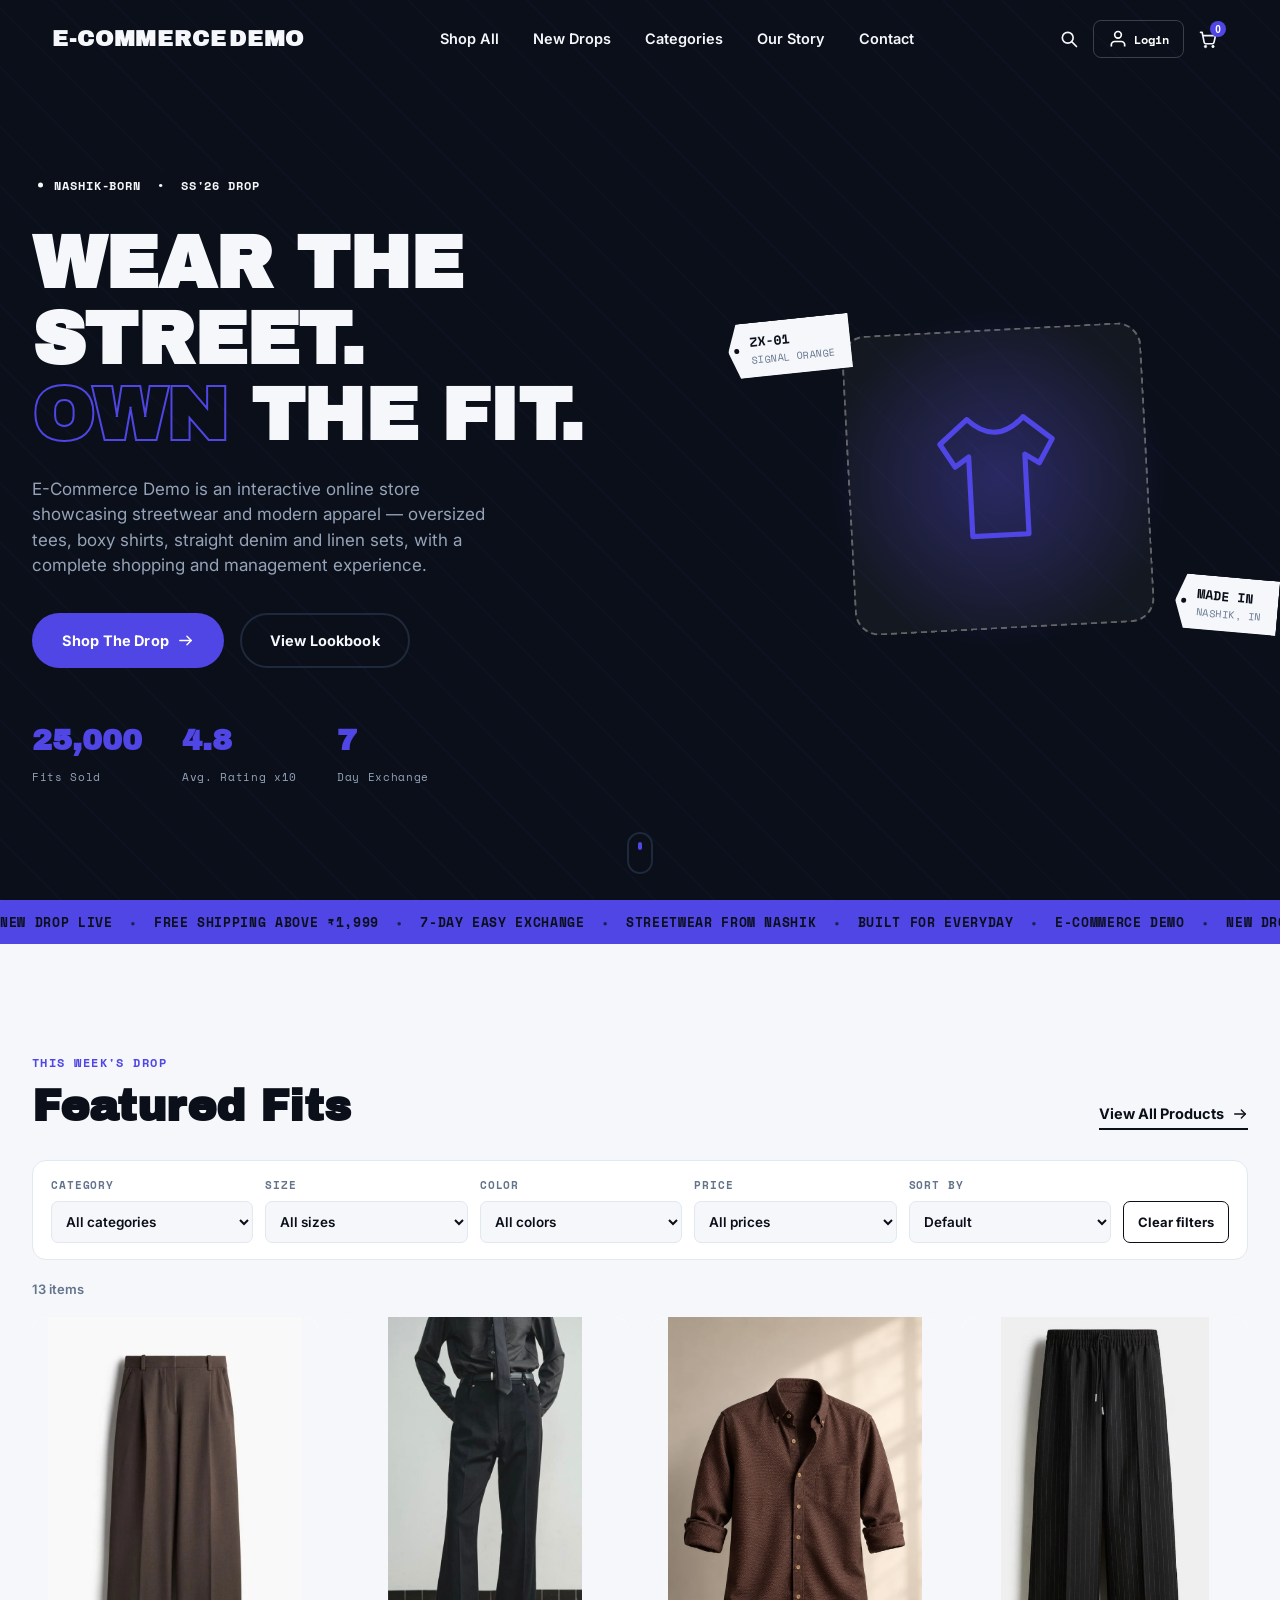
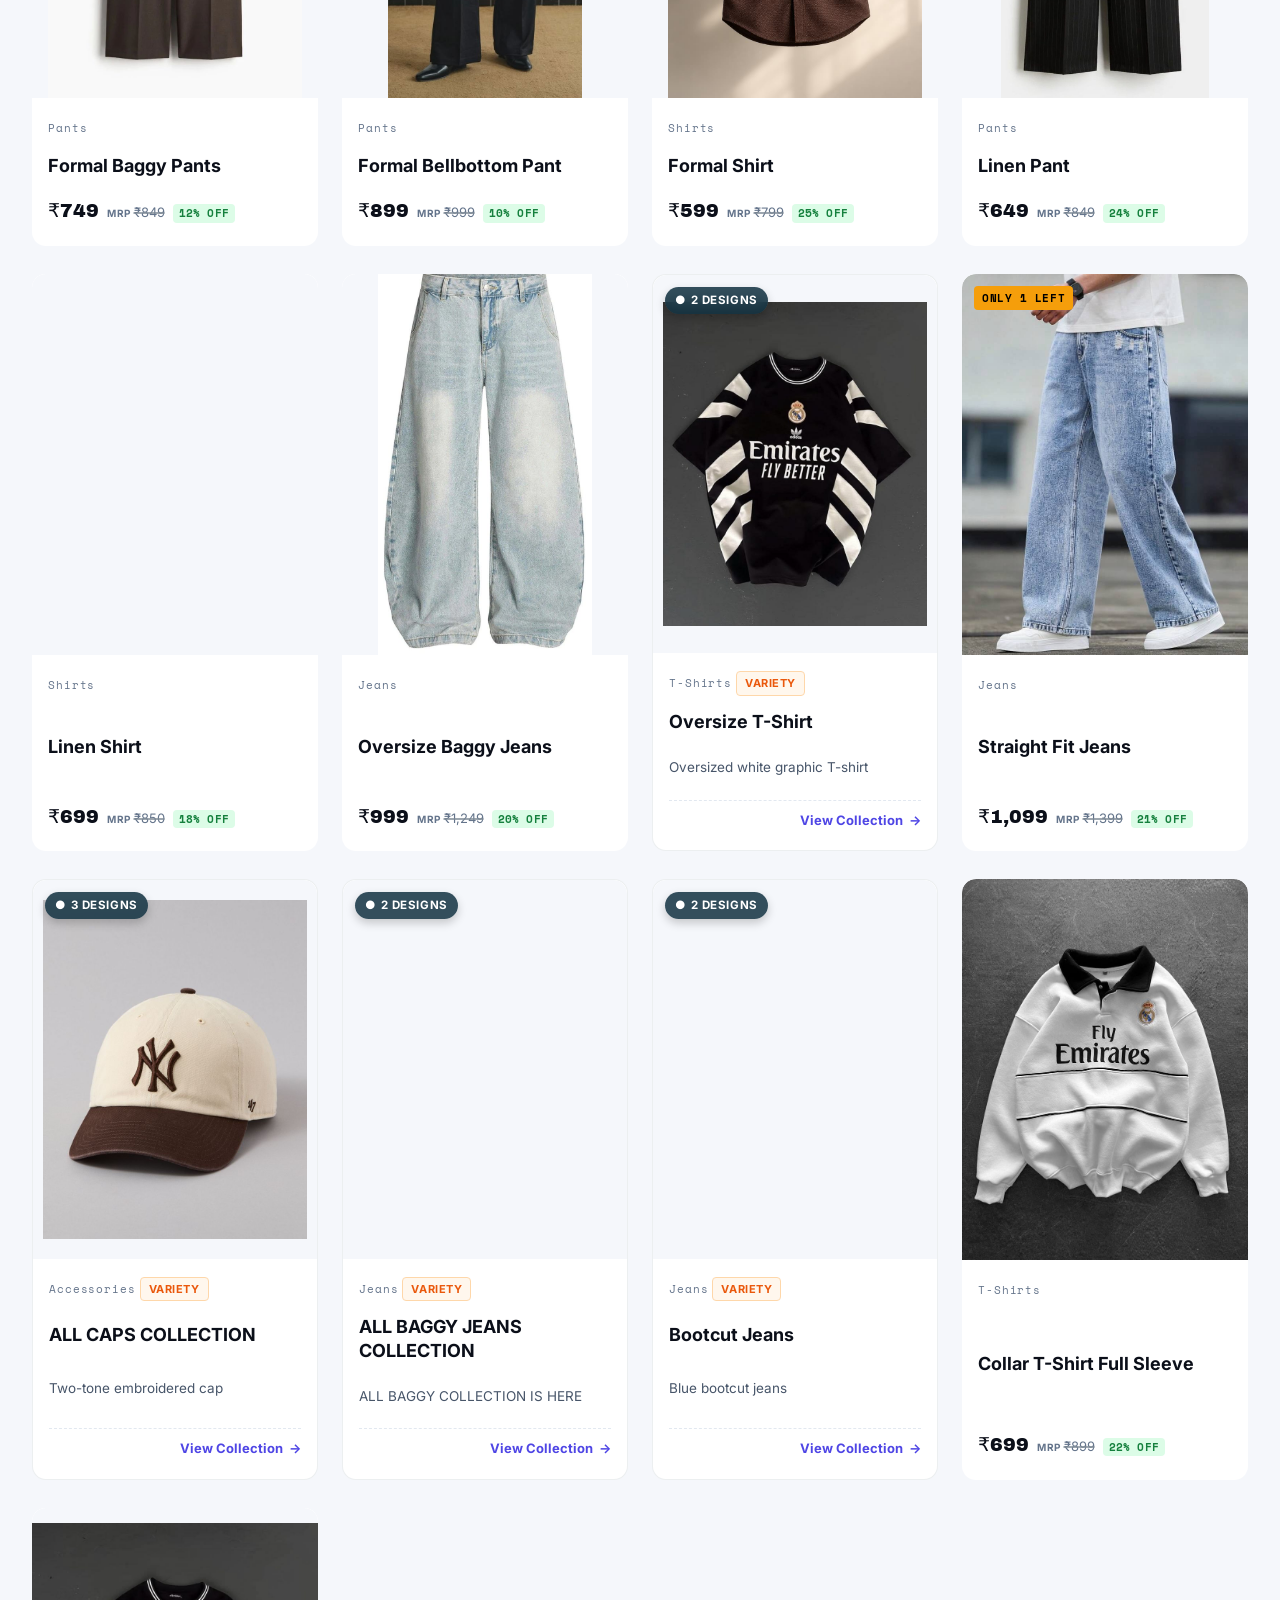
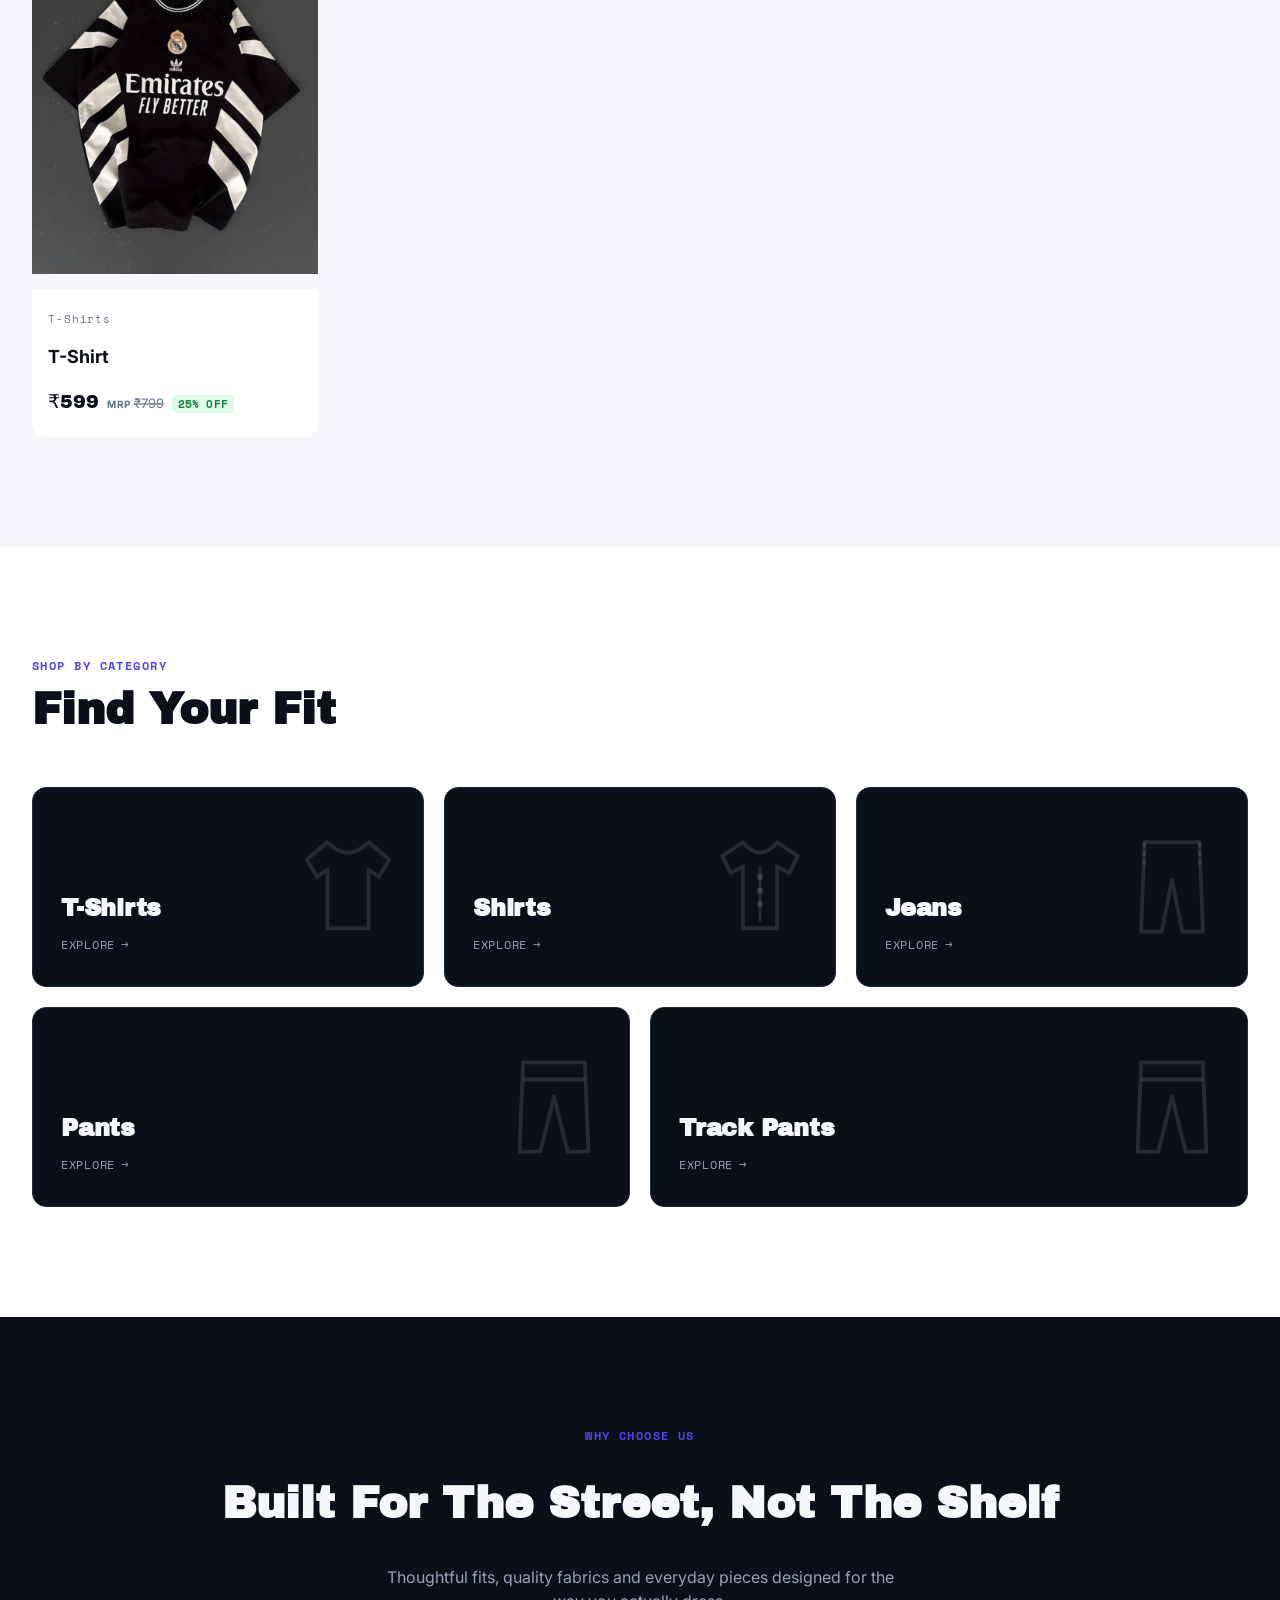
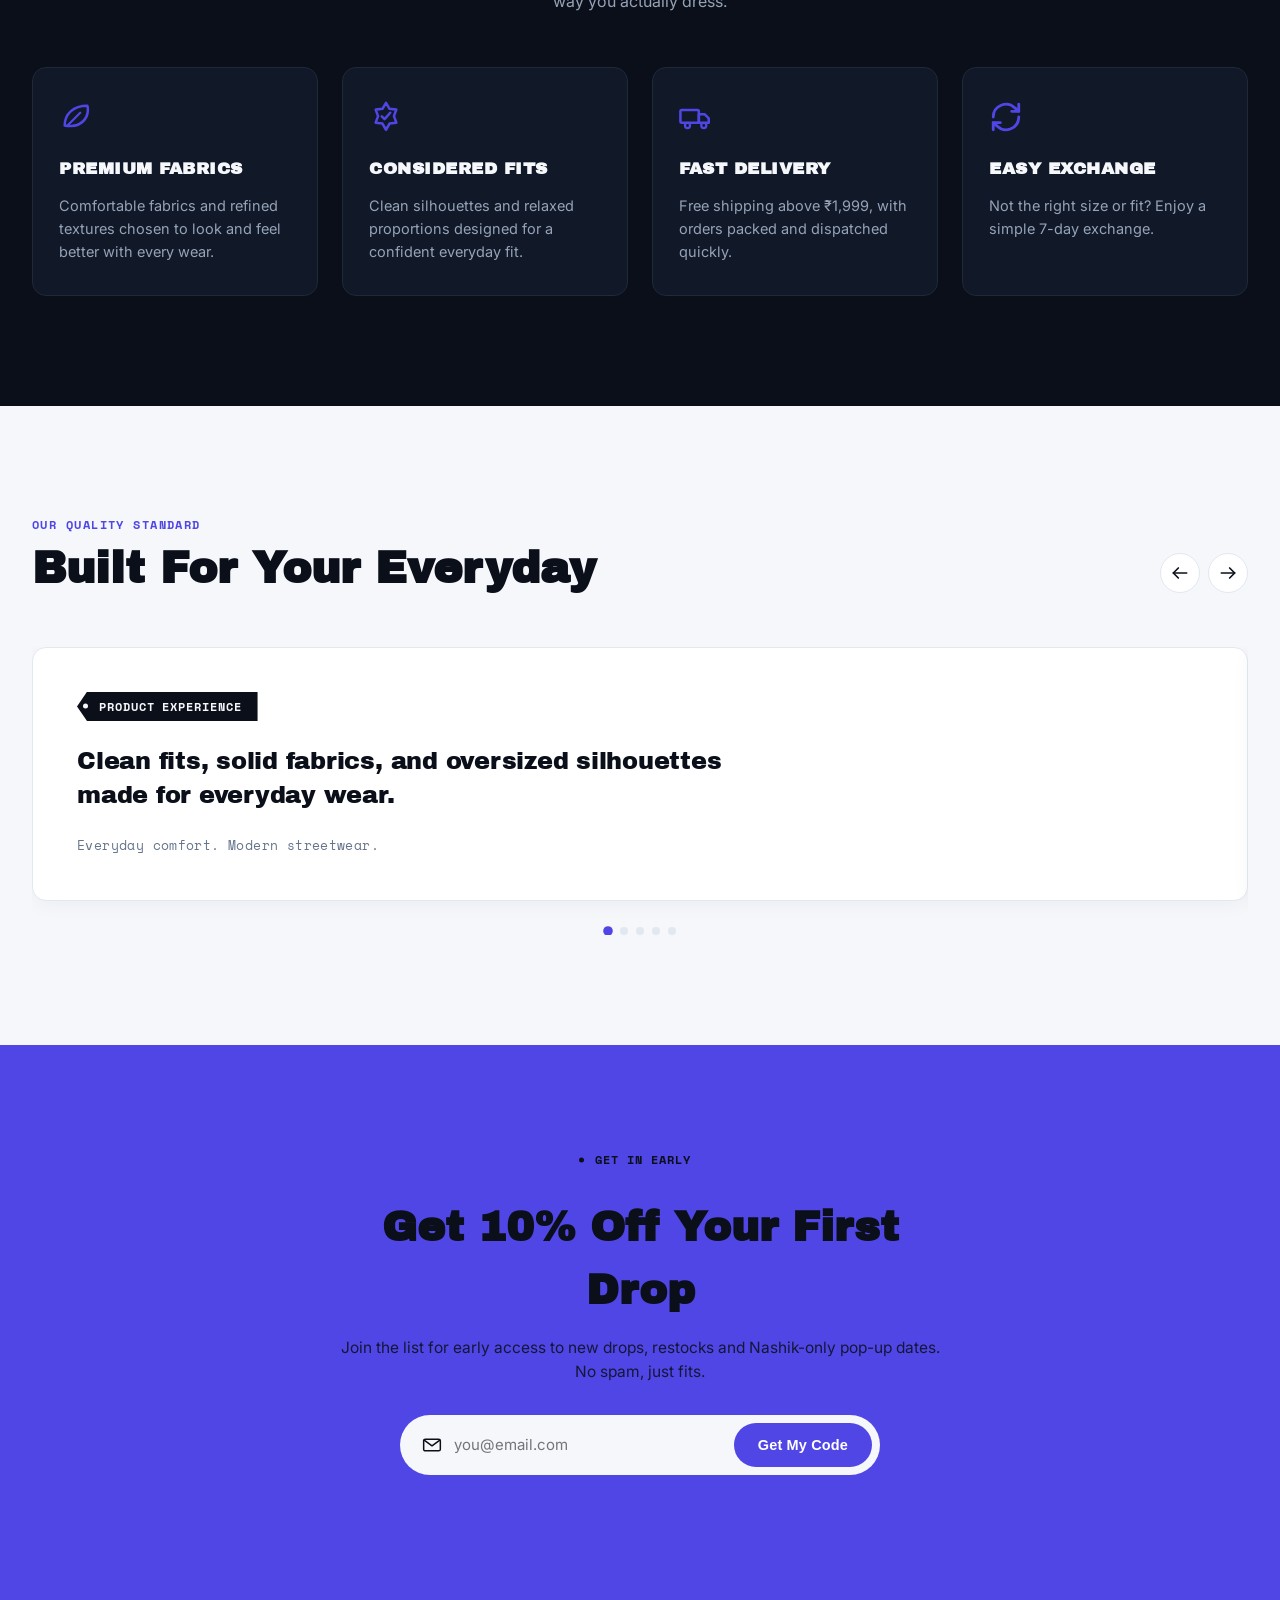
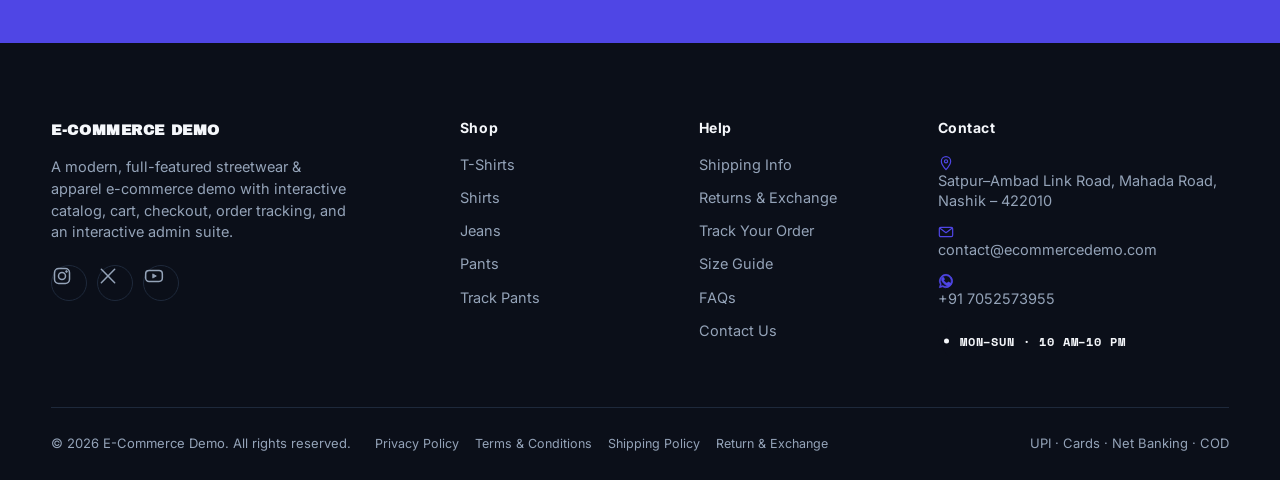
<file: index.html>
<!DOCTYPE html>
<html lang="en">

<head>
  <meta charset="UTF-8">
  <meta name="viewport" content="width=device-width, initial-scale=1.0">
  <title>E-Commerce Demo — Modern Apparel &amp; Fashion Store</title>
  <meta name="description"
    content="E-Commerce Demo is a full-featured modern online store demo featuring shirts, linen sets, jeans, pants and tees with seamless cart, checkout, and admin suite.">
  <link rel="preconnect" href="https://fonts.googleapis.com">
  <link rel="preconnect" href="https://fonts.gstatic.com" crossorigin>
  <link
    href="https://fonts.googleapis.com/css2?family=Anton&family=Archivo+Black&family=Barlow+Condensed:wght@400;600;700&family=Bebas+Neue&family=Bungee&family=Comfortaa:wght@400;700&family=DM+Sans:wght@400;500;700&family=Electrolize&family=Inter:wght@400;500;600;700;800&family=Lora:ital,wght@0,400;0,600;1,400&family=Montserrat+Subrayada:wght@400;700&family=Orbitron:wght@400;700;900&family=Oswald:wght@400;600;700&family=Pacifico&family=Permanent+Marker&family=Playfair+Display:wght@400;700;900&family=Rajdhani:wght@500;600;700&family=Red+Hat+Mono:wght@400;700&family=Space+Grotesk:wght@400;600;700&family=Space+Mono:wght@400;700&family=Spectral:wght@400;600;700&family=Yanone+Kaffeesatz:wght@400;600;700&display=swap"
    rel="stylesheet">
  <link rel="stylesheet" href="style.css">
  <link rel="icon" type="image/png" href="images/logo.png">
</head>

<body>

  <!-- ============ ICON SPRITE ============ -->
  <svg style="display:none">
    <symbol id="icon-tshirt" viewBox="0 0 64 64">
      <path d="M20 6 L8 16 L14 26 L20 22 V56 H44 V22 L50 26 L56 16 L44 6 Q38 12 32 12 Q26 12 20 6 Z" fill="none"
        stroke="currentColor" stroke-width="2.2" stroke-linejoin="round" />
    </symbol>
    <symbol id="icon-pants" viewBox="0 0 64 64">
      <path d="M14 6 H50 L52 58 H40 L32 26 L24 58 H12 Z" fill="none" stroke="currentColor" stroke-width="2.2"
        stroke-linejoin="round" />
      <line x1="14" y1="16" x2="50" y2="16" stroke="currentColor" stroke-width="2.2" />
    </symbol>
    <symbol id="icon-shirt" viewBox="0 0 64 64">
      <path d="M22 6 L10 14 L15 24 L22 20 V56 H42 V20 L49 24 L54 14 L42 6 Q37 12 32 12 Q27 12 22 6 Z" fill="none"
        stroke="currentColor" stroke-width="2.2" stroke-linejoin="round" />
      <line x1="32" y1="20" x2="32" y2="52" stroke="currentColor" stroke-width="1.6" />
      <circle cx="32" cy="26" r="1.4" fill="currentColor" />
      <circle cx="32" cy="34" r="1.4" fill="currentColor" />
      <circle cx="32" cy="42" r="1.4" fill="currentColor" />
    </symbol>
    <symbol id="icon-jeans" viewBox="0 0 64 64">
      <path d="M16 6 H48 L50 58 H38 L32 28 L26 58 H14 Z" fill="none" stroke="currentColor" stroke-width="2.2"
        stroke-linejoin="round" />
      <path d="M16 6 V20 M48 6 V20" stroke="currentColor" stroke-width="1.4" stroke-dasharray="3 2" />
    </symbol>
    <symbol id="icon-coord" viewBox="0 0 64 64">
      <path d="M18 6 L8 14 L13 22 L18 18 V36 H30 V18 L35 22 L40 14 L30 6 Q26 10 24 10 Q22 10 18 6 Z" fill="none"
        stroke="currentColor" stroke-width="2" stroke-linejoin="round" />
      <path d="M34 36 H50 L52 58 H42 L38 44 L34 58 H26 L30 36 Z" fill="none" stroke="currentColor" stroke-width="2"
        stroke-linejoin="round" />
    </symbol>
    <symbol id="icon-star" viewBox="0 0 24 24">
      <path d="M12 2.5 L14.9 8.6 21.5 9.5 16.8 14 18 20.6 12 17.4 6 20.6 7.2 14 2.5 9.5 9.1 8.6 Z"
        fill="currentColor" />
    </symbol>
    <symbol id="icon-search" viewBox="0 0 24 24">
      <circle cx="10.5" cy="10.5" r="6.5" fill="none" stroke="currentColor" stroke-width="2" />
      <line x1="15.5" y1="15.5" x2="21" y2="21" stroke="currentColor" stroke-width="2" stroke-linecap="round" />
    </symbol>
    <symbol id="icon-cart" viewBox="0 0 24 24">
      <path d="M3 4h2l2.4 12.1a2 2 0 0 0 2 1.6h7.8a2 2 0 0 0 2-1.6L21 8H6" fill="none" stroke="currentColor"
        stroke-width="2" stroke-linecap="round" stroke-linejoin="round" />
      <circle cx="9" cy="21" r="1.4" fill="currentColor" />
      <circle cx="18" cy="21" r="1.4" fill="currentColor" />
    </symbol>
    <symbol id="icon-menu" viewBox="0 0 24 24">
      <line x1="3" y1="6" x2="21" y2="6" stroke="currentColor" stroke-width="2" stroke-linecap="round" />
      <line x1="3" y1="12" x2="21" y2="12" stroke="currentColor" stroke-width="2" stroke-linecap="round" />
      <line x1="3" y1="18" x2="21" y2="18" stroke="currentColor" stroke-width="2" stroke-linecap="round" />
    </symbol>
    <symbol id="icon-close" viewBox="0 0 24 24">
      <line x1="5" y1="5" x2="19" y2="19" stroke="currentColor" stroke-width="2" stroke-linecap="round" />
      <line x1="19" y1="5" x2="5" y2="19" stroke="currentColor" stroke-width="2" stroke-linecap="round" />
    </symbol>
    <symbol id="icon-arrow" viewBox="0 0 24 24">
      <line x1="4" y1="12" x2="20" y2="12" stroke="currentColor" stroke-width="2" stroke-linecap="round" />
      <path d="M14 6 L20 12 L14 18" fill="none" stroke="currentColor" stroke-width="2" stroke-linecap="round"
        stroke-linejoin="round" />
    </symbol>
    <symbol id="icon-truck" viewBox="0 0 24 24">
      <rect x="1" y="7" width="13" height="9" rx="1" fill="none" stroke="currentColor" stroke-width="1.8" />
      <path d="M14 10h4l3 3v3h-7z" fill="none" stroke="currentColor" stroke-width="1.8" stroke-linejoin="round" />
      <circle cx="6" cy="18" r="1.8" fill="none" stroke="currentColor" stroke-width="1.6" />
      <circle cx="17.5" cy="18" r="1.8" fill="none" stroke="currentColor" stroke-width="1.6" />
    </symbol>
    <symbol id="icon-badge" viewBox="0 0 24 24">
      <path d="M12 2 L14.5 6.2 19.3 6.8 17.6 11.4 19.3 16 14.5 16.6 12 21 9.5 16.6 4.7 16 6.4 11.4 4.7 6.8 9.5 6.2 Z"
        fill="none" stroke="currentColor" stroke-width="1.8" stroke-linejoin="round" />
      <path d="M9 11.5 L11 13.5 15 9" fill="none" stroke="currentColor" stroke-width="1.8" stroke-linecap="round"
        stroke-linejoin="round" />
    </symbol>
    <symbol id="icon-refresh" viewBox="0 0 24 24">
      <path d="M3 12a9 9 0 0 1 15.3-6.4L21 8" fill="none" stroke="currentColor" stroke-width="2"
        stroke-linecap="round" />
      <path d="M21 3v5h-5" fill="none" stroke="currentColor" stroke-width="2" stroke-linecap="round"
        stroke-linejoin="round" />
      <path d="M21 12a9 9 0 0 1-15.3 6.4L3 16" fill="none" stroke="currentColor" stroke-width="2"
        stroke-linecap="round" />
      <path d="M3 21v-5h5" fill="none" stroke="currentColor" stroke-width="2" stroke-linecap="round"
        stroke-linejoin="round" />
    </symbol>
    <symbol id="icon-leaf" viewBox="0 0 24 24">
      <path d="M20 4C10 4 4 10 4 18c0 0 8 2 13-3s3-11 3-11z" fill="none" stroke="currentColor" stroke-width="1.8"
        stroke-linejoin="round" />
      <path d="M6 18 L15 9" fill="none" stroke="currentColor" stroke-width="1.6" stroke-linecap="round" />
    </symbol>
    <symbol id="icon-mail" viewBox="0 0 24 24">
      <rect x="2" y="5" width="20" height="14" rx="2" fill="none" stroke="currentColor" stroke-width="1.8" />
      <path d="M3 6.5l9 6.5 9-6.5" fill="none" stroke="currentColor" stroke-width="1.8" stroke-linecap="round"
        stroke-linejoin="round" />
    </symbol>
    <symbol id="icon-pin" viewBox="0 0 24 24">
      <path d="M12 22s7-7.3 7-12.5A7 7 0 0 0 5 9.5C5 14.7 12 22 12 22z" fill="none" stroke="currentColor"
        stroke-width="1.8" stroke-linejoin="round" />
      <circle cx="12" cy="9.5" r="2.4" fill="none" stroke="currentColor" stroke-width="1.8" />
    </symbol>
    <symbol id="icon-ig" viewBox="0 0 24 24">
      <rect x="3" y="3" width="18" height="18" rx="5" fill="none" stroke="currentColor" stroke-width="1.8" />
      <circle cx="12" cy="12" r="4.2" fill="none" stroke="currentColor" stroke-width="1.8" />
      <circle cx="17.4" cy="6.6" r="1.1" fill="currentColor" />
    </symbol>
    <symbol id="icon-x" viewBox="0 0 24 24">
      <path d="M4 4l16 16M20 4L4 20" stroke="currentColor" stroke-width="1.8" stroke-linecap="round" />
    </symbol>
    <symbol id="icon-yt" viewBox="0 0 24 24">
      <rect x="2" y="5.5" width="20" height="13" rx="4" fill="none" stroke="currentColor" stroke-width="1.8" />
      <path d="M10.5 9.5v5l4.3-2.5z" fill="currentColor" />
    </symbol>
    <symbol id="icon-whatsapp" viewBox="0 0 24 24">
      <path
        d="M17.5 14.4c-.3-.1-1.7-.8-2-.9-.3-.1-.5.1-.7.4-.2.3-.8.9-1 1.1-.2.2-.4.2-.7.1-.3-.1-1.3-.5-2.5-1.5-.9-.8-1.6-1.8-1.8-2.1-.2-.3 0-.5.1-.7.1-.2.3-.4.5-.6.2-.2.2-.3.3-.5.1-.2 0-.4 0-.5s-.7-1.7-1-2.3c-.3-.6-.5-.5-.7-.5h-.6c-.2 0-.6.1-.9.4-.3.4-1.2 1.2-1.2 2.9s1.3 3.4 1.4 3.6c.2.3 2.5 3.8 6 5.3.8.4 1.5.6 2 .8.9.3 1.7.2 2.3.1.7-.1 2.2-.9 2.5-1.8.3-.9.3-1.6.2-1.8-.1-.2-.3-.3-.6-.4z"
        fill="currentColor" />
      <path
        d="M12 2a10 10 0 0 0-8.6 15.1L2 22l5-1.3A10 10 0 1 0 12 2zm0 18.2c-1.6 0-3.1-.4-4.5-1.2l-.3-.2-3.3.9.9-3.2-.2-.4A8.2 8.2 0 1 1 12 20.2z"
        fill="currentColor" />
    </symbol>
    <symbol id="icon-up" viewBox="0 0 24 24">
      <line x1="12" y1="19" x2="12" y2="5" stroke="currentColor" stroke-width="2" stroke-linecap="round" />
      <path d="M6 11 L12 5 L18 11" fill="none" stroke="currentColor" stroke-width="2" stroke-linecap="round"
        stroke-linejoin="round" />
    </symbol>
  </svg>

  <!-- ============ NAVBAR ============ -->
  <header class="navbar" id="navbar">
    <div class="nav-inner">
      <a href="#home" class="logo" aria-label="E-Commerce Demo — Home">E-COMMERCE<span> DEMO</span></a>

      <nav class="nav-menu" id="navMenu">
        <a href="#shop">Shop All</a>
        <a href="#featured">New Drops</a>
        <a href="#categories">Categories</a>
        <a href="#why">Our Story</a>
        <a href="#contact">Contact</a>
      </nav>

      <div class="nav-actions">
        <button class="icon-btn" id="searchBtn" aria-label="Search" aria-expanded="false" aria-controls="searchPanel">
          <svg class="ic">
            <use href="#icon-search" />
          </svg>
        </button>
        <button class="icon-btn" id="cartBtn" aria-label="Cart" aria-expanded="false" aria-controls="cartPanel">
          <svg class="ic">
            <use href="#icon-cart" />
          </svg>
          <span class="cart-count" id="cartCount">0</span>
        </button>
        <button class="icon-btn menu-toggle" id="menuToggle" aria-label="Menu" aria-expanded="false"
          aria-controls="navMenu">
          <svg class="ic" id="menuIcon">
            <use href="#icon-menu" />
          </svg>
        </button>
      </div>
    </div>

    <!-- search panel -->
    <div class="search-panel" id="searchPanel">
      <div class="search-panel-inner">
        <svg class="ic">
          <use href="#icon-search" />
        </svg>
        <input type="search" placeholder="Search tees, jeans, linen sets…" id="searchInput"
          aria-label="Search products">
        <button class="icon-btn" id="closeSearch" aria-label="Close search"><svg class="ic">
            <use href="#icon-close" />
          </svg></button>
      </div>
    </div>
  </header>

  <aside class="cart-panel" id="cartPanel" aria-label="Shopping cart" aria-hidden="true">
    <div class="cart-panel-head">
      <h2>Your Cart</h2>
      <button class="icon-btn" id="closeCart" aria-label="Close cart"><svg class="ic">
          <use href="#icon-close" />
        </svg></button>
    </div>
    <div class="cart-items" id="cartItems"></div>
    <p class="cart-empty" id="cartEmpty">Your cart is empty. Add a fit to get started.</p>
    <div class="cart-summary"><span>Subtotal</span><strong id="cartSubtotal">₹0</strong></div>
    <button class="btn btn-primary cart-checkout" id="checkoutBtn" type="button"
      aria-describedby="checkoutMsg">Checkout</button>
    <p class="cart-checkout-msg" id="checkoutMsg" aria-live="polite"></p>
  </aside>
  <div class="cart-backdrop" id="cartBackdrop" hidden></div>

  <main>

    <!-- ============ HERO ============ -->
    <section class="hero hero-loading" id="home">
      <!-- Dynamic CMS Banner Slot -->
      <div id="heroDynamicSlot" class="hero-dynamic-slot" hidden></div>

      <!-- Baseline Fallback Hero (shown ONLY when no active CMS banners exist) -->
      <div class="hero-inner" id="heroBaselineInner" hidden>
        <div class="hero-copy" data-reveal>
          <span class="tag-label">NASHIK-BORN &nbsp;•&nbsp; SS'26 DROP</span>
          <h1 class="hero-title">WEAR THE<br>STREET.<br><span class="text-outline">OWN</span> THE FIT.</h1>
          <p class="hero-sub">E-Commerce Demo is an interactive online store showcasing streetwear and modern apparel — oversized tees, boxy shirts, straight
            denim and linen sets, with a complete shopping and management experience.</p>
          <div class="hero-cta">
            <a href="#featured" class="btn btn-primary">Shop The Drop <svg class="ic">
                <use href="#icon-arrow" />
              </svg></a>
            <a href="#categories" class="btn btn-outline">View Lookbook</a>
          </div>
          <div class="hero-stats">
            <div class="stat"><strong data-count="25000">0</strong><span>Fits Sold</span></div>
            <div class="stat"><strong data-count="48" data-decimal="1">0</strong><span>Avg. Rating x10</span></div>
            <div class="stat"><strong data-count="7">0</strong><span>Day Exchange</span></div>
          </div>
        </div>

        <div class="hero-visual" data-reveal>
          <div class="hero-blob"></div>
          <div class="hero-frame">
            <svg class="hero-icon">
              <use href="#icon-tshirt" />
            </svg>
          </div>
          <div class="floating-tag tag-1">
            <span class="tag-code">ZX-01</span>
            <span class="tag-desc">SIGNAL ORANGE</span>
          </div>
          <div class="floating-tag tag-2">
            <span class="tag-code">MADE IN</span>
            <span class="tag-desc">NASHIK, IN</span>
          </div>
        </div>
      </div>
      <a href="#featured" class="scroll-cue" id="heroScrollCue" aria-hidden="true"><span></span></a>
    </section>

    <!-- ============ MARQUEE ============ -->
    <div class="marquee" aria-label="Announcements">
      <div class="marquee-track">
        <div class="marquee-group">
          <span>NEW DROP LIVE</span><span class="dot">●</span>
          <span>FREE SHIPPING ABOVE ₹1,999</span><span class="dot">●</span>
          <span>7-DAY EASY EXCHANGE</span><span class="dot">●</span>
          <span>STREETWEAR FROM NASHIK</span><span class="dot">●</span>
          <span>BUILT FOR EVERYDAY</span><span class="dot">●</span>
          <span>E-COMMERCE DEMO</span><span class="dot">●</span>
          <span>NEW DROP LIVE</span><span class="dot">●</span>
          <span>FREE SHIPPING ABOVE ₹1,999</span><span class="dot">●</span>
          <span>7-DAY EASY EXCHANGE</span><span class="dot">●</span>
          <span>STREETWEAR FROM NASHIK</span><span class="dot">●</span>
          <span>BUILT FOR EVERYDAY</span><span class="dot">●</span>
          <span>E-COMMERCE DEMO</span><span class="dot">●</span>
        </div>
        <div class="marquee-group" aria-hidden="true">
          <span>NEW DROP LIVE</span><span class="dot">●</span>
          <span>FREE SHIPPING ABOVE ₹1,999</span><span class="dot">●</span>
          <span>7-DAY EASY EXCHANGE</span><span class="dot">●</span>
          <span>STREETWEAR FROM NASHIK</span><span class="dot">●</span>
          <span>BUILT FOR EVERYDAY</span><span class="dot">●</span>
          <span>E-COMMERCE DEMO</span><span class="dot">●</span>
          <span>NEW DROP LIVE</span><span class="dot">●</span>
          <span>FREE SHIPPING ABOVE ₹1,999</span><span class="dot">●</span>
          <span>7-DAY EASY EXCHANGE</span><span class="dot">●</span>
          <span>STREETWEAR FROM NASHIK</span><span class="dot">●</span>
          <span>BUILT FOR EVERYDAY</span><span class="dot">●</span>
          <span>E-COMMERCE DEMO</span><span class="dot">●</span>
        </div>
      </div>
    </div>

    <!-- ============ FEATURED PRODUCTS ============ -->
    <section class="section" id="featured">
      <div class="section-inner">
        <div class="section-head" data-reveal>
          <div>
            <span class="eyebrow">THIS WEEK'S DROP</span>
            <h2>Featured Fits</h2>
          </div>
          <a href="#shop" class="link-arrow">View All Products <svg class="ic">
              <use href="#icon-arrow" />
            </svg></a>
        </div>

        <div class="product-filters" id="productFilters" aria-label="Filter products">
          <div class="filter-control" id="categoryFilterControl"><label for="categoryFilter">Category</label><select id="categoryFilter">
              <option value="">All categories</option>
            </select></div>
          <div class="filter-control" id="sizeFilterControl"><label for="sizeFilter">Size</label><select id="sizeFilter">
              <option value="">All sizes</option>
            </select></div>
          <div class="filter-control" id="colorFilterControl"><label for="colorFilter">Color</label><select id="colorFilter">
              <option value="">All colors</option>
            </select></div>
          <div class="filter-control" id="priceFilterControl"><label for="priceFilter">Price</label><select id="priceFilter">
              <option value="">All prices</option>
            </select></div>
          <div class="filter-control" id="sortFilterControl"><label for="sortFilter">Sort by</label><select id="sortFilter">
              <option value="">Default</option>
              <option value="price-asc">Price: Low to High</option>
              <option value="price-desc">Price: High to Low</option>
              <option value="name-asc">Name: A to Z</option>
              <option value="name-desc">Name: Z to A</option>
            </select></div>
          <button class="filter-clear" id="clearFilters" type="button">Clear filters</button>
        </div>
        <p class="product-result-count" id="productResultCount" aria-live="polite"></p>

        <div class="product-grid" id="shop">
          <div class="product-card product-card-skeleton" aria-hidden="true">
            <div class="product-media skeleton-media"></div>
            <div class="product-info">
              <div class="skeleton-line skeleton-cat"></div>
              <div class="skeleton-line skeleton-title"></div>
              <div class="skeleton-line skeleton-price"></div>
            </div>
          </div>
          <div class="product-card product-card-skeleton" aria-hidden="true">
            <div class="product-media skeleton-media"></div>
            <div class="product-info">
              <div class="skeleton-line skeleton-cat"></div>
              <div class="skeleton-line skeleton-title"></div>
              <div class="skeleton-line skeleton-price"></div>
            </div>
          </div>
          <div class="product-card product-card-skeleton" aria-hidden="true">
            <div class="product-media skeleton-media"></div>
            <div class="product-info">
              <div class="skeleton-line skeleton-cat"></div>
              <div class="skeleton-line skeleton-title"></div>
              <div class="skeleton-line skeleton-price"></div>
            </div>
          </div>
          <div class="product-card product-card-skeleton" aria-hidden="true">
            <div class="product-media skeleton-media"></div>
            <div class="product-info">
              <div class="skeleton-line skeleton-cat"></div>
              <div class="skeleton-line skeleton-title"></div>
              <div class="skeleton-line skeleton-price"></div>
            </div>
          </div>
        </div>
        <p class="no-products" id="noProducts" hidden><strong>No products found</strong><span>Try changing your search
            or filters.</span></p>
      </div>
    </section>

    <!-- ============ CATEGORIES ============ -->
    <section class="section section-alt" id="categories">
      <div class="section-inner">
        <div class="section-head" data-reveal>
          <div>
            <span class="eyebrow">SHOP BY CATEGORY</span>
            <h2>Find Your Fit</h2>
          </div>
        </div>

        <div class="category-grid">
          <!-- 1. T-Shirts -->
          <a href="category.html?category=t-shirts" class="category-card" data-category-filter="t-shirts" data-reveal>
            <div class="cat-icon-wrap">
              <svg class="cat-icon" aria-hidden="true">
                <use href="#icon-tshirt" />
              </svg>
            </div>
            <div class="category-label">
              <h3>T-Shirts</h3>
              <span class="cat-explore">Explore <span class="cat-arrow">→</span></span>
            </div>
          </a>

          <!-- 2. Shirts -->
          <a href="category.html?category=shirts" class="category-card" data-category-filter="shirts" data-reveal>
            <div class="cat-icon-wrap">
              <svg class="cat-icon" aria-hidden="true">
                <use href="#icon-shirt" />
              </svg>
            </div>
            <div class="category-label">
              <h3>Shirts</h3>
              <span class="cat-explore">Explore <span class="cat-arrow">→</span></span>
            </div>
          </a>

          <!-- 3. Jeans -->
          <a href="category.html?category=jeans" class="category-card" data-category-filter="jeans" data-reveal>
            <div class="cat-icon-wrap">
              <svg class="cat-icon" aria-hidden="true">
                <use href="#icon-jeans" />
              </svg>
            </div>
            <div class="category-label">
              <h3>Jeans</h3>
              <span class="cat-explore">Explore <span class="cat-arrow">→</span></span>
            </div>
          </a>

          <!-- 4. Pants -->
          <a href="category.html?category=pants" class="category-card" data-category-filter="pants" data-reveal>
            <div class="cat-icon-wrap">
              <svg class="cat-icon" aria-hidden="true">
                <use href="#icon-pants" />
              </svg>
            </div>
            <div class="category-label">
              <h3>Pants</h3>
              <span class="cat-explore">Explore <span class="cat-arrow">→</span></span>
            </div>
          </a>

          <!-- 5. Track Pants -->
          <a href="category.html?category=track-pants" class="category-card" data-category-filter="track-pants" data-reveal>
            <div class="cat-icon-wrap">
              <svg class="cat-icon" aria-hidden="true">
                <use href="#icon-pants" />
              </svg>
            </div>
            <div class="category-label">
              <h3>Track Pants</h3>
              <span class="cat-explore">Explore <span class="cat-arrow">→</span></span>
            </div>
          </a>
        </div>
      </div>
    </section>

    <!-- ============ WHY CHOOSE US ============ -->
    <section class="section why" id="why">
      <div class="section-inner">
        <div class="section-head center" data-reveal>
          <span class="eyebrow">WHY CHOOSE US</span>
          <h2>Built For The Street, Not The Shelf</h2>
          <p class="section-desc">Thoughtful fits, quality fabrics and everyday pieces designed for the way you actually
            dress.</p>
        </div>

        <div class="why-grid">
          <div class="why-card" data-reveal>
            <svg class="why-icon">
              <use href="#icon-leaf" />
            </svg>
            <h3>PREMIUM FABRICS</h3>
            <p>Comfortable fabrics and refined textures chosen to look and feel better with every wear.</p>
          </div>
          <div class="why-card" data-reveal>
            <svg class="why-icon">
              <use href="#icon-badge" />
            </svg>
            <h3>CONSIDERED FITS</h3>
            <p>Clean silhouettes and relaxed proportions designed for a confident everyday fit.</p>
          </div>
          <div class="why-card" data-reveal>
            <svg class="why-icon">
              <use href="#icon-truck" />
            </svg>
            <h3>FAST DELIVERY</h3>
            <p>Free shipping above ₹1,999, with orders packed and dispatched quickly.</p>
          </div>
          <div class="why-card" data-reveal>
            <svg class="why-icon">
              <use href="#icon-refresh" />
            </svg>
            <h3>EASY EXCHANGE</h3>
            <p>Not the right size or fit? Enjoy a simple 7-day exchange.</p>
          </div>
        </div>
      </div>
    </section>

    <!-- ============ BRAND STANDARD / POSITIONING ============ -->
    <section class="section reviews-section" id="standard">
      <div class="section-inner">
        <div class="section-head" data-reveal>
          <div>
            <span class="eyebrow">OUR QUALITY STANDARD</span>
            <h2>Built For Your Everyday</h2>
          </div>
          <div class="carousel-controls">
            <button class="icon-btn" id="revPrev" aria-label="Previous slide"><svg class="ic flip">
                <use href="#icon-arrow" />
              </svg></button>
            <button class="icon-btn" id="revNext" aria-label="Next slide"><svg class="ic">
                <use href="#icon-arrow" />
              </svg></button>
          </div>
        </div>

        <div class="review-viewport">
          <div class="review-track" id="reviewTrack">
            <!-- CARD 1 -->
            <div class="review-card">
              <span class="tag-label">PRODUCT EXPERIENCE</span>
              <p>Clean fits, solid fabrics, and oversized silhouettes made for everyday wear.</p>
              <div class="card-caption"><span>Everyday comfort. Modern streetwear.</span></div>
            </div>

            <!-- CARD 2 -->
            <div class="review-card">
              <span class="tag-label">EVERYDAY STREETWEAR</span>
              <p>Easy to style, comfortable through the day, and sharp enough to stand out.</p>
              <div class="card-caption"><span>Made for everyday movement.</span></div>
            </div>

            <!-- CARD 3 -->
            <div class="review-card">
              <span class="tag-label">MODERN FITS</span>
              <p>Relaxed proportions, clean details, and a fit that feels intentional.</p>
              <div class="card-caption"><span>Designed to stand out.</span></div>
            </div>

            <!-- CARD 4 -->
            <div class="review-card">
              <span class="tag-label">FROM NASHIK</span>
              <p>Streetwear with a local identity — minimal, confident, and made to be your own.</p>
              <div class="card-caption"><span>Born in Nashik. Built for everywhere.</span></div>
            </div>

            <!-- CARD 5 -->
            <div class="review-card">
              <span class="tag-label">CUSTOM PRINTS</span>
              <p>Add your name, custom text, or your own image and get it printed on your T-shirt.</p>
              <div class="card-caption"><span>Your Name. Your Design. Your T-Shirt.</span></div>
            </div>
          </div>
          <div class="review-dots" id="reviewDots"></div>
        </div>
      </div>
    </section>

    <!-- ============ NEWSLETTER ============ -->
    <section class="newsletter">
      <div class="newsletter-inner" data-reveal>
        <span class="tag-label light">GET IN EARLY</span>
        <h2>Get 10% Off Your First Drop</h2>
        <p>Join the list for early access to new drops, restocks and Nashik-only pop-up dates. No spam, just fits.</p>
        <form class="newsletter-form" id="newsletterForm">
          <svg class="ic">
            <use href="#icon-mail" />
          </svg>
          <input type="email" id="newsletterEmail" placeholder="you@email.com" autocomplete="email" required>
          <button type="submit" class="btn btn-primary">Get My Code</button>
        </form>
        <p class="form-msg" id="formMsg" aria-live="polite"></p>
      </div>
    </section>

  </main>

  <!-- ============ FOOTER ============ -->
  <footer class="footer" id="contact">
    <div class="footer-inner">
      <div class="footer-col brand-col">
        <a href="#home" class="logo">E-COMMERCE<span> DEMO</span></a>
        <p>A modern, full-featured streetwear &amp; apparel e-commerce demo with interactive catalog, cart, checkout, order tracking, and an interactive admin suite.</p>
        <div class="socials">
          <a href="#" class="icon-btn" aria-label="Instagram"><svg class="ic">
              <use href="#icon-ig" />
            </svg></a>
          <a href="#" class="icon-btn" aria-label="X"><svg class="ic">
              <use href="#icon-x" />
            </svg></a>
          <a href="#" class="icon-btn" aria-label="YouTube"><svg class="ic">
              <use href="#icon-yt" />
            </svg></a>
        </div>
      </div>

      <div class="footer-col">
        <h4>Shop</h4>
        <a href="#shop">T-Shirts</a>
        <a href="#shop">Shirts</a>
        <a href="#shop">Jeans</a>
        <a href="#shop">Pants</a>
        <a href="#shop">Track Pants</a>
      </div>

      <div class="footer-col">
        <h4>Help</h4>
        <a href="#">Shipping Info</a>
        <a href="#">Returns &amp; Exchange</a>
        <a href="track.html">Track Your Order</a>
        <a href="#">Size Guide</a>
        <a href="#">FAQs</a>
        <a href="#contact">Contact Us</a>
      </div>

      <div class="footer-col contact-col">
        <h4>Contact</h4>
        <a href="https://maps.app.goo.gl/kUQ66CwehY7Tn7UHA?g_st=ac" class="store-address store-address-link"
          target="_blank" rel="noopener noreferrer">
          <svg class="ic">
            <use href="#icon-pin" />
          </svg>
          <span>Satpur–Ambad Link Road, Mahada Road, Nashik – 422010</span>
        </a>
        <a href="mailto:contact@ecommercedemo.com" class="store-address store-address-link">
          <svg class="ic">
            <use href="#icon-mail" />
          </svg>
          <span>contact@ecommercedemo.com</span>
        </a>
        <a href="https://wa.me/917052573955" class="store-address store-address-link" target="_blank"
          rel="noopener noreferrer">
          <svg class="ic">
            <use href="#icon-whatsapp" />
          </svg>
          <span>+91 7052573955</span>
        </a>
        <span class="tag-label">MON–SUN · 10 AM–10 PM</span>
      </div>
    </div>

    <div class="footer-bottom">
      <div class="footer-bottom-left">
        <p>&copy; <span id="year">2026</span> E-Commerce Demo. All rights reserved.</p>
        <div class="footer-legal-links">
          <a href="privacy-policy.html">Privacy Policy</a>
          <a href="terms-and-conditions.html">Terms &amp; Conditions</a>
          <a href="shipping-policy.html">Shipping Policy</a>
          <a href="return-and-exchange-policy.html">Return &amp; Exchange</a>
        </div>
      </div>
      <p class="payments">UPI · Cards · Net Banking · COD</p>
    </div>
  </footer>

  <button class="back-to-top" id="backToTop" aria-label="Back to top">
    <svg class="ic">
      <use href="#icon-up" />
    </svg>
  </button>

  <script src="logger.js"></script>
  <script src="admin-config.js"></script>
  <script src="mock-data.js"></script>
  <script src="auth.js"></script>
  <script src="banners.js"></script>
  <script src="products.js"></script>
  <script src="cart.js"></script>
  <script src="script.js"></script>
</body>

</html>
</file>
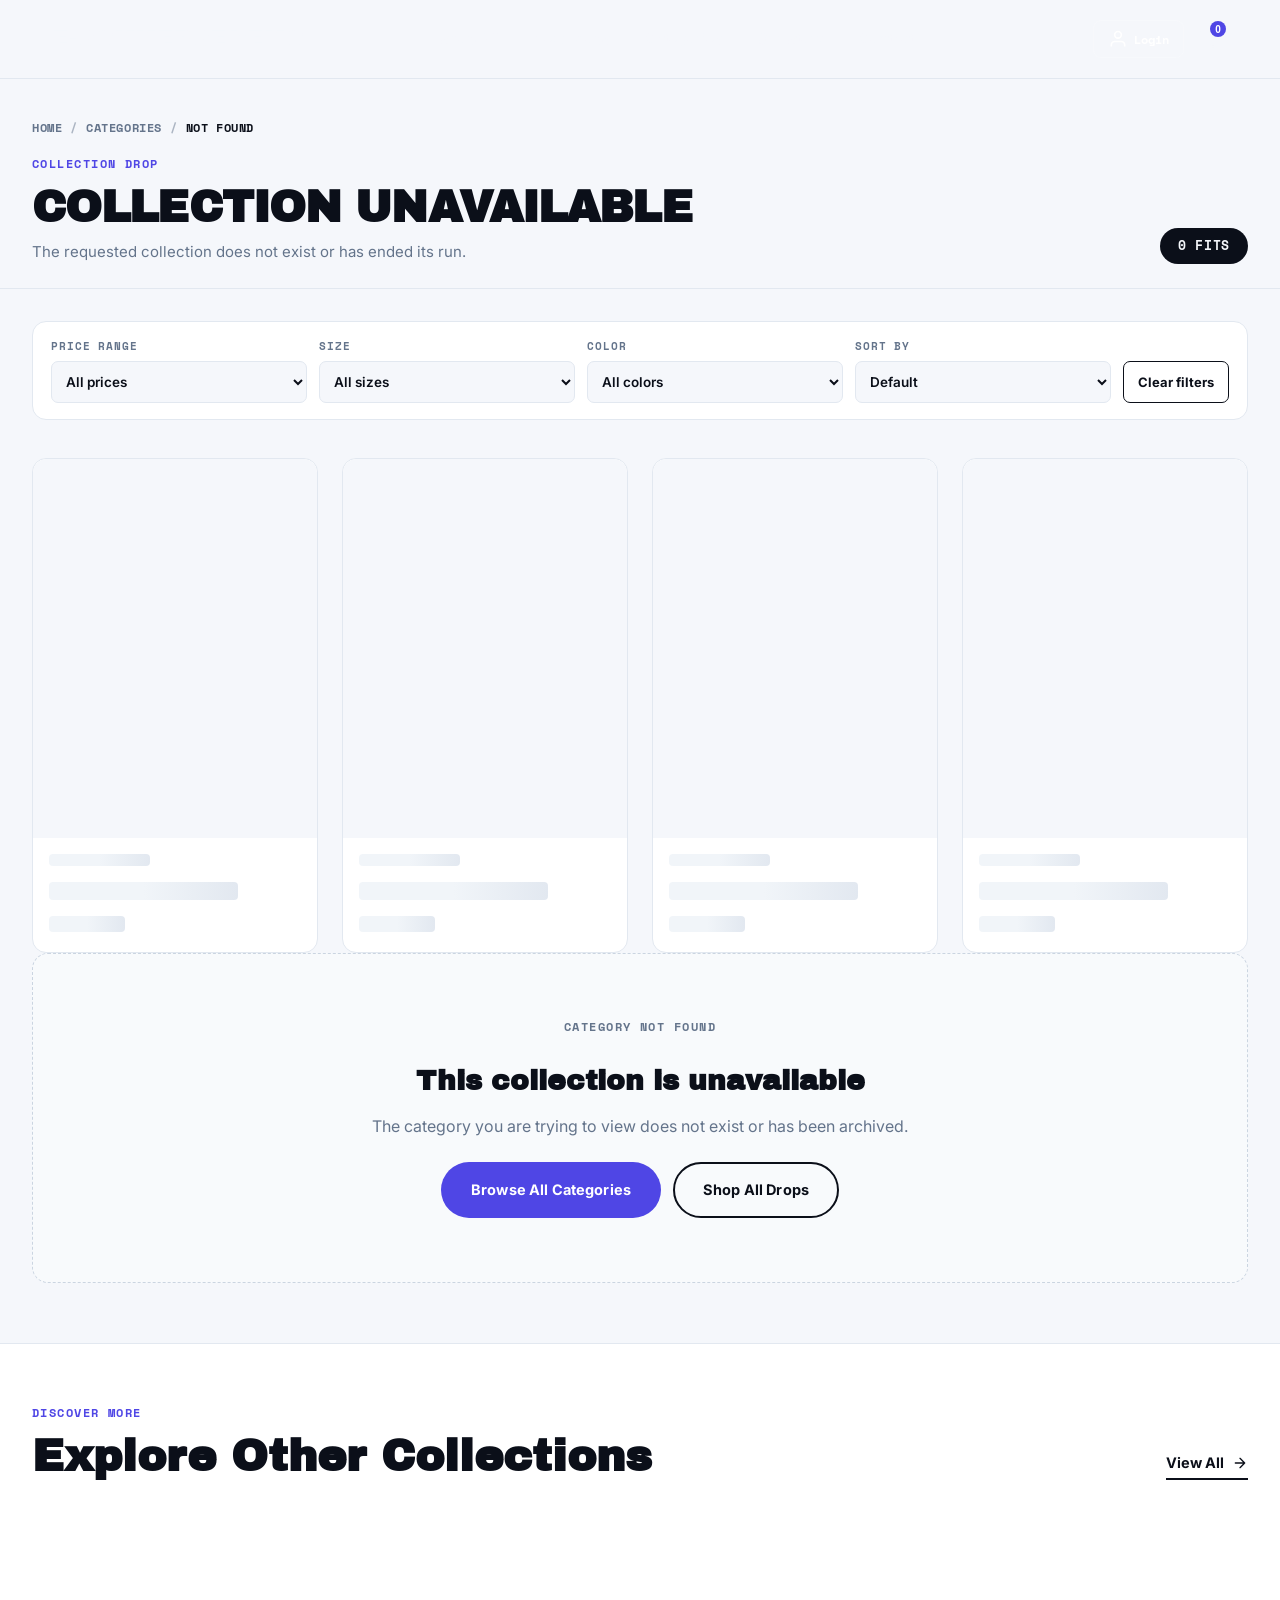
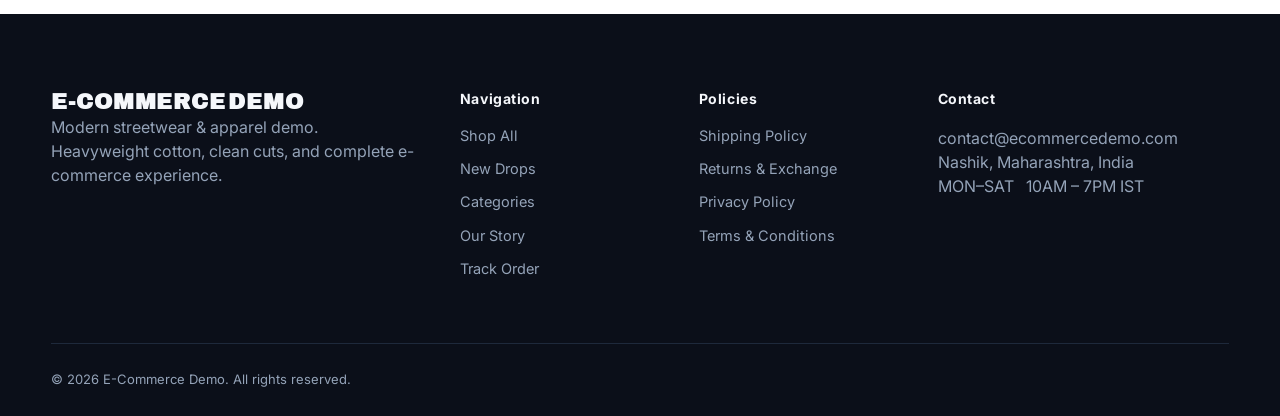
<file: category.html>
<!DOCTYPE html>
<html lang="en">

<head>
  <meta charset="UTF-8">
  <meta name="viewport" content="width=device-width, initial-scale=1.0">
  <title>Category | E-Commerce Demo</title>
  <meta name="description" content="Explore E-Commerce Demo category drops — oversized tees, shirts, straight denim, and streetwear fits made in small batches.">
  <link rel="preconnect" href="https://fonts.googleapis.com">
  <link rel="preconnect" href="https://fonts.gstatic.com" crossorigin>
  <link
    href="https://fonts.googleapis.com/css2?family=Archivo+Black&family=Space+Mono:wght@400;700&family=Inter:wght@400;500;600;700;800&display=swap"
    rel="stylesheet">
  <link rel="stylesheet" href="style.css?v=1.8">
  <link rel="icon" type="image/png" href="images/logo.png">
</head>

<body class="category-page">
  <!-- SVG ICON SPRITE -->
  <svg class="icon-sprite" aria-hidden="true">
    <symbol id="icon-cart" viewBox="0 0 24 24">
      <path d="M3 4h2l2.4 12.1a2 2 0 0 0 2 1.6h7.8a2 2 0 0 0 2-1.6L21 8H6" fill="none" stroke="currentColor"
        stroke-width="2" stroke-linecap="round" stroke-linejoin="round" />
      <circle cx="9" cy="21" r="1.4" fill="currentColor" />
      <circle cx="18" cy="21" r="1.4" fill="currentColor" />
    </symbol>
    <symbol id="icon-search" viewBox="0 0 24 24">
      <circle cx="11" cy="11" r="7" fill="none" stroke="currentColor" stroke-width="2" />
      <path d="M21 21l-4.35-4.35" fill="none" stroke="currentColor" stroke-width="2" stroke-linecap="round" />
    </symbol>
    <symbol id="icon-menu" viewBox="0 0 24 24">
      <path d="M3 6h18M3 12h18M3 18h18" fill="none" stroke="currentColor" stroke-width="2" stroke-linecap="round" />
    </symbol>
    <symbol id="icon-close" viewBox="0 0 24 24">
      <path d="M5 5l14 14M19 5L5 19" fill="none" stroke="currentColor" stroke-width="2" stroke-linecap="round" />
    </symbol>
    <symbol id="icon-arrow" viewBox="0 0 24 24">
      <path d="M5 12h14M12 5l7 7-7 7" fill="none" stroke="currentColor" stroke-width="2" stroke-linecap="round"
        stroke-linejoin="round" />
    </symbol>
    <symbol id="icon-tshirt" viewBox="0 0 24 24">
      <path d="M9 3L3 7l3 4 2-1v11h8V10l2 1 3-4-6-4a4 4 0 0 1-6 0z" fill="none" stroke="currentColor"
        stroke-width="1.8" stroke-linejoin="round" />
    </symbol>
    <symbol id="icon-shirt" viewBox="0 0 24 24">
      <path d="M6 4l6-2 6 2 3 5-3 3-2-1v10H8V10L6 11 3 8l3-4z" fill="none" stroke="currentColor" stroke-width="1.8"
        stroke-linejoin="round" />
      <path d="M12 2v19M9 7l3 3 3-3" fill="none" stroke="currentColor" stroke-width="1.8" />
    </symbol>
    <symbol id="icon-jeans" viewBox="0 0 24 24">
      <path d="M5 4h14l1 17-6-1-2-10-2 10-6 1L5 4z" fill="none" stroke="currentColor" stroke-width="1.8"
        stroke-linejoin="round" />
      <path d="M5 8h14M12 4v4" fill="none" stroke="currentColor" stroke-width="1.8" />
    </symbol>
    <symbol id="icon-pants" viewBox="0 0 24 24">
      <path d="M6 3h12l1 18-5-1-2-9-2 9-5 1L6 3z" fill="none" stroke="currentColor" stroke-width="1.8"
        stroke-linejoin="round" />
      <path d="M6 7h12" fill="none" stroke="currentColor" stroke-width="1.8" />
    </symbol>
  </svg>

  <!-- ============ NAVBAR ============ -->
  <header class="navbar" id="navbar">
    <div class="nav-inner">
      <a href="index.html#home" class="logo" aria-label="E-Commerce Demo — Home">E-COMMERCE<span> DEMO</span></a>

      <nav class="nav-menu" id="navMenu">
        <a href="index.html#shop">Shop All</a>
        <a href="index.html#featured">New Drops</a>
        <a href="index.html#categories">Categories</a>
        <a href="index.html#why">Our Story</a>
        <a href="index.html#contact">Contact</a>
      </nav>

      <div class="nav-actions">
        <button class="icon-btn" id="searchBtn" aria-label="Search" aria-expanded="false" aria-controls="searchPanel">
          <svg class="ic">
            <use href="#icon-search" />
          </svg>
        </button>
        <button class="icon-btn" id="cartBtn" aria-label="Cart" aria-expanded="false" aria-controls="cartPanel">
          <svg class="ic">
            <use href="#icon-cart" />
          </svg>
          <span class="cart-count" id="cartCount">0</span>
        </button>
        <button class="icon-btn menu-toggle" id="menuToggle" aria-label="Menu" aria-expanded="false"
          aria-controls="navMenu">
          <svg class="ic" id="menuIcon">
            <use href="#icon-menu" />
          </svg>
        </button>
      </div>
    </div>

    <!-- Search Panel -->
    <div class="search-panel" id="searchPanel">
      <div class="search-panel-inner">
        <svg class="ic">
          <use href="#icon-search" />
        </svg>
        <input type="search" placeholder="Search in this category or all drops…" id="searchInput"
          aria-label="Search products">
        <button class="icon-btn" id="closeSearch" aria-label="Close search">
          <svg class="ic">
            <use href="#icon-close" />
          </svg>
        </button>
      </div>
    </div>
  </header>

  <!-- ============ CART DRAWER ============ -->
  <aside class="cart-panel" id="cartPanel" aria-label="Shopping cart" aria-hidden="true">
    <div class="cart-panel-head">
      <h2>Your Cart</h2>
      <button class="icon-btn" id="closeCart" aria-label="Close cart">
        <svg class="ic">
          <use href="#icon-close" />
        </svg>
      </button>
    </div>
    <div class="cart-items" id="cartItems"></div>
    <p class="cart-empty" id="cartEmpty">Your cart is empty. Add a fit to get started.</p>
    <div class="cart-summary">
      <span>Subtotal</span>
      <strong id="cartSubtotal">₹0</strong>
    </div>
    <button class="btn btn-primary cart-checkout" id="checkoutBtn" type="button"
      aria-describedby="checkoutMsg">Checkout</button>
    <p class="cart-checkout-msg" id="checkoutMsg" aria-live="polite"></p>
  </aside>
  <div class="cart-backdrop" id="cartBackdrop" hidden></div>

  <!-- ============ MAIN CONTENT ============ -->
  <main class="category-main" id="categoryMain">
    <!-- Category Hero / Header -->
    <section class="category-hero" id="categoryHero">
      <div class="section-inner">
        <nav class="category-breadcrumbs" aria-label="Breadcrumb">
          <a href="index.html#home">Home</a>
          <span class="crumb-sep">/</span>
          <a href="index.html#categories">Categories</a>
          <span class="crumb-sep">/</span>
          <span class="crumb-current" id="categoryCrumbTitle">Loading…</span>
        </nav>

        <div class="category-header-content" id="categoryHeaderContent">
          <div class="family-hero-dp-wrap" id="familyHeroDpWrap" hidden>
            <img class="family-hero-dp-img" id="familyHeroDpImg" src="images/ca2e03bc34d1c75b624003e138376397.jpg" alt="" loading="eager" decoding="async">
          </div>
          <div class="category-title-wrap">
            <span class="eyebrow" id="categoryEyebrow">COLLECTION DROP</span>
            <h1 class="category-title" id="categoryTitle">Loading Category…</h1>
            <p class="category-description" id="categoryDesc">Explore small-batch streetwear designed for movement and oversized cuts.</p>
            <div class="category-discount-banner" id="categoryDiscountBanner" hidden></div>
          </div>
          <div class="category-stats">
            <span class="category-product-badge" id="categoryProductBadge">0 Fits</span>
          </div>
        </div>
      </div>
    </section>

    <!-- Category Catalog Section -->
    <section class="section category-catalog-section" id="categoryCatalog">
      <div class="section-inner">
        <!-- Interactive Category Filters Bar -->
        <div class="product-filters category-filters" id="categoryFilters" aria-label="Filter category products">
          <div class="filter-control">
            <label for="priceFilter">Price Range</label>
            <select id="priceFilter">
              <option value="">All prices</option>
            </select>
          </div>
          <div class="filter-control" id="sizeFilterControl">
            <label for="sizeFilter">Size</label>
            <select id="sizeFilter">
              <option value="">All sizes</option>
            </select>
          </div>
          <div class="filter-control" id="colorFilterControl">
            <label for="colorFilter">Color</label>
            <select id="colorFilter">
              <option value="">All colors</option>
            </select>
          </div>
          <div class="filter-control">
            <label for="sortFilter">Sort By</label>
            <select id="sortFilter">
              <option value="">Default</option>
              <option value="price-asc">Price: Low to High</option>
              <option value="price-desc">Price: High to Low</option>
              <option value="name-asc">Name: A to Z</option>
              <option value="name-desc">Name: Z to A</option>
            </select>
          </div>
          <button class="filter-clear" id="clearFilters" type="button">Clear filters</button>
        </div>

        <!-- Active Filter Pills Area -->
        <div class="active-filter-pills" id="activeFilterPills" hidden></div>

        <!-- Result count live text -->
        <p class="product-result-count" id="categoryResultCount" aria-live="polite">Loading products…</p>

        <!-- Product Cards Grid -->
        <div class="product-grid" id="categoryProductGrid">
          <div class="product-card product-card-skeleton" aria-hidden="true">
            <div class="product-media skeleton-media"></div>
            <div class="product-info">
              <div class="skeleton-line skeleton-cat"></div>
              <div class="skeleton-line skeleton-title"></div>
              <div class="skeleton-line skeleton-price"></div>
            </div>
          </div>
          <div class="product-card product-card-skeleton" aria-hidden="true">
            <div class="product-media skeleton-media"></div>
            <div class="product-info">
              <div class="skeleton-line skeleton-cat"></div>
              <div class="skeleton-line skeleton-title"></div>
              <div class="skeleton-line skeleton-price"></div>
            </div>
          </div>
          <div class="product-card product-card-skeleton" aria-hidden="true">
            <div class="product-media skeleton-media"></div>
            <div class="product-info">
              <div class="skeleton-line skeleton-cat"></div>
              <div class="skeleton-line skeleton-title"></div>
              <div class="skeleton-line skeleton-price"></div>
            </div>
          </div>
          <div class="product-card product-card-skeleton" aria-hidden="true">
            <div class="product-media skeleton-media"></div>
            <div class="product-info">
              <div class="skeleton-line skeleton-cat"></div>
              <div class="skeleton-line skeleton-title"></div>
              <div class="skeleton-line skeleton-price"></div>
            </div>
          </div>
        </div>

        <!-- Empty Filter Results -->
        <div class="no-products" id="noCategoryProducts" hidden>
          <strong>No matching fits found</strong>
          <span>Try resetting your filters to view all products in this category.</span>
          <button class="btn btn-outline" id="resetFiltersBtn" type="button" style="margin-top: 14px;">Reset Filters</button>
        </div>

        <!-- Category Not Found / Inactive -->
        <div class="catalog-error-state" id="categoryNotFound" hidden>
          <p class="eyebrow">CATEGORY NOT FOUND</p>
          <h2 style="font-family: var(--font-display); font-size: 28px; margin: 12px 0;">This collection is unavailable</h2>
          <p style="color: var(--grey); margin-bottom: 24px;">The category you are trying to view does not exist or has been archived.</p>
          <div style="display: flex; gap: 12px; justify-content: center; flex-wrap: wrap;">
            <a href="index.html#categories" class="btn btn-primary">Browse All Categories</a>
            <a href="index.html#shop" class="btn btn-outline">Shop All Drops</a>
          </div>
        </div>
      </div>
    </section>

    <!-- Other Categories Quick Links Section -->
    <section class="section section-alt category-explore-other" id="exploreOtherCategories">
      <div class="section-inner">
        <div class="section-head">
          <div>
            <span class="eyebrow">DISCOVER MORE</span>
            <h2>Explore Other Collections</h2>
          </div>
          <a href="index.html#categories" class="link-arrow">View All <svg class="ic"><use href="#icon-arrow" /></svg></a>
        </div>
        <div class="category-grid" id="otherCategoriesGrid">
          <!-- Populated dynamically with active categories -->
        </div>
      </div>
    </section>
  </main>

  <!-- ============ FOOTER ============ -->
  <footer class="footer">
    <div class="footer-inner">
      <div class="footer-brand">
        <a href="index.html#home" class="logo" aria-label="E-Commerce Demo — Home">E-COMMERCE<span> DEMO</span></a>
        <p>Modern streetwear &amp; apparel demo. Heavyweight cotton, clean cuts, and complete e-commerce experience.</p>
      </div>

      <div class="footer-col">
        <h4>Navigation</h4>
        <a href="index.html#shop">Shop All</a>
        <a href="index.html#featured">New Drops</a>
        <a href="index.html#categories">Categories</a>
        <a href="index.html#why">Our Story</a>
        <a href="track.html">Track Order</a>
      </div>

      <div class="footer-col">
        <h4>Policies</h4>
        <a href="shipping-policy.html">Shipping Policy</a>
        <a href="return-and-exchange-policy.html">Returns & Exchange</a>
        <a href="privacy-policy.html">Privacy Policy</a>
        <a href="terms-and-conditions.html">Terms & Conditions</a>
      </div>

      <div class="footer-col">
        <h4>Contact</h4>
        <p>contact@ecommercedemo.com</p>
        <p>Nashik, Maharashtra, India</p>
        <p class="footer-mono">MON–SAT &nbsp; 10AM – 7PM IST</p>
      </div>
    </div>

    <div class="footer-bottom">
      <p>&copy; <span id="year">2026</span> E-Commerce Demo. All rights reserved.</p>
    </div>
  </footer>

  <!-- Core Scripts -->
  <script src="logger.js"></script>
  <script src="admin-config.js"></script>
  <script src="mock-data.js"></script>
  <script src="auth.js"></script>
  <script src="products.js"></script>
  <script src="cart.js"></script>
  <script src="category.js"></script>
</body>

</html>
</file>
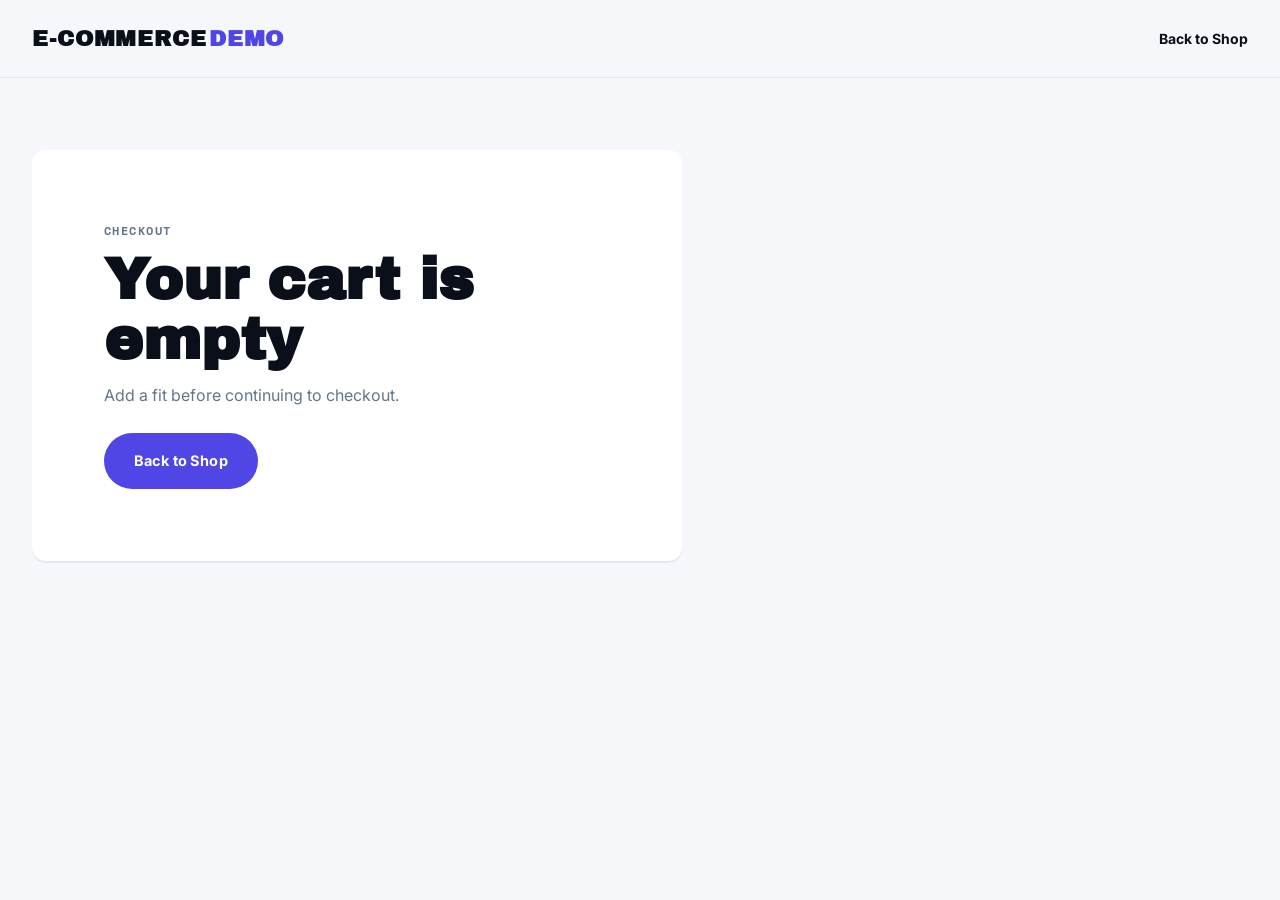
<file: checkout.html>
<!DOCTYPE html>
<html lang="en">
<head>
  <meta charset="UTF-8">
  <meta name="viewport" content="width=device-width, initial-scale=1.0">
  <title>Checkout | E-Commerce Demo</title>
  <meta name="description" content="Complete your order on E-Commerce Demo.">
  <link rel="preconnect" href="https://fonts.googleapis.com">
  <link rel="preconnect" href="https://fonts.gstatic.com" crossorigin>
  <link href="https://fonts.googleapis.com/css2?family=Archivo+Black&family=Space+Mono:wght@400;700&family=Inter:wght@400;500;600;700;800&display=swap" rel="stylesheet">
  <link rel="stylesheet" href="style.css">
  <link rel="icon" type="image/png" href="images/logo.png">
</head>
<body class="checkout-page">
  <header class="checkout-header">
    <a href="index.html#home" class="logo" aria-label="E-Commerce Demo — Home">E-COMMERCE<span> DEMO</span></a>
    <a href="index.html#shop" class="checkout-shop-link">Back to Shop</a>
  </header>
  <main class="checkout-main">
    <div class="checkout-shell" id="checkoutContent"></div>
  </main>
  <script src="logger.js"></script>
  <script src="admin-config.js"></script>
  <script src="mock-data.js"></script>
  <script src="auth.js"></script>
  <script src="cart.js"></script>
  <script src="checkout.js"></script>
</body>
</html>
</file>
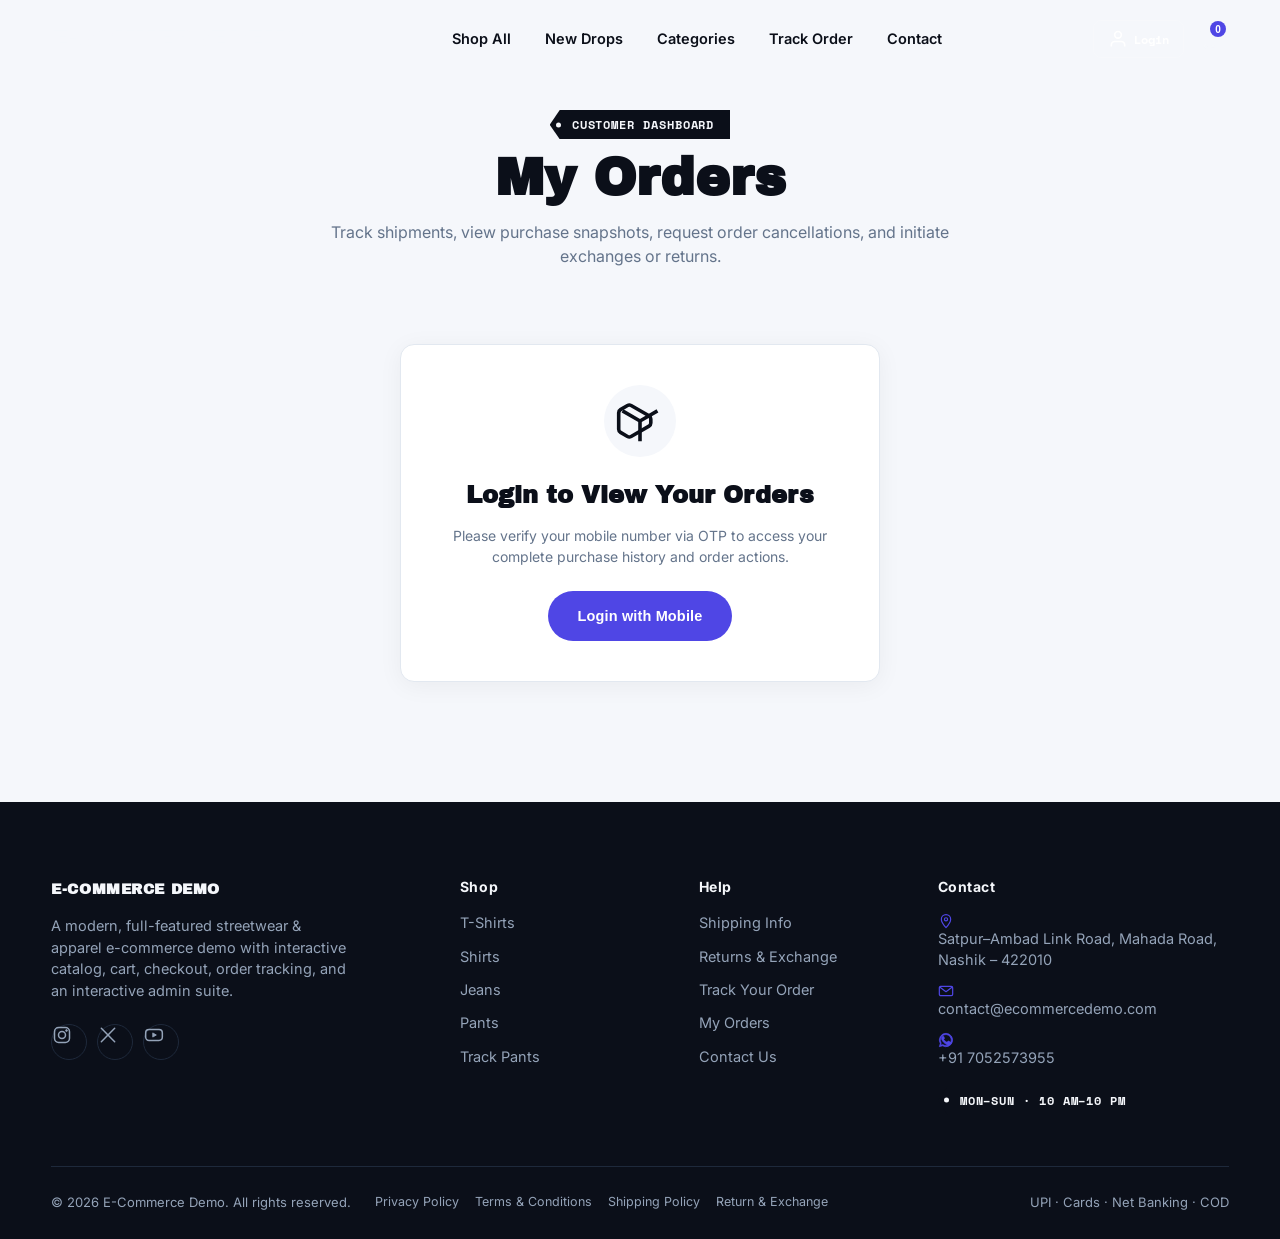
<file: orders.html>
<!DOCTYPE html>
<html lang="en">

<head>
  <meta charset="UTF-8">
  <meta name="viewport" content="width=device-width, initial-scale=1.0">
  <title>My Orders | E-Commerce Demo</title>
  <meta name="description" content="View your E-Commerce Demo order history, track shipments, request cancellations, or initiate size exchanges & returns.">
  <link rel="preconnect" href="https://fonts.googleapis.com">
  <link rel="preconnect" href="https://fonts.gstatic.com" crossorigin>
  <link
    href="https://fonts.googleapis.com/css2?family=Archivo+Black&family=Space+Mono:wght@400;700&family=Inter:wght@400;500;600;700;800&display=swap"
    rel="stylesheet">
  <link rel="stylesheet" href="style.css">
  <link rel="icon" type="image/png" href="images/logo.png">
</head>

<body class="orders-page">

  <!-- ============ ICON SPRITE ============ -->
  <svg style="display:none">
    <symbol id="icon-cart" viewBox="0 0 24 24">
      <path d="M3 4h2l2.4 12.1a2 2 0 0 0 2 1.6h7.8a2 2 0 0 0 2-1.6L21 8H6" fill="none" stroke="currentColor"
        stroke-width="2" stroke-linecap="round" stroke-linejoin="round" />
      <circle cx="9" cy="21" r="1.4" fill="currentColor" />
      <circle cx="18" cy="21" r="1.4" fill="currentColor" />
    </symbol>
    <symbol id="icon-menu" viewBox="0 0 24 24">
      <line x1="3" y1="6" x2="21" y2="6" stroke="currentColor" stroke-width="2" stroke-linecap="round" />
      <line x1="3" y1="12" x2="21" y2="12" stroke="currentColor" stroke-width="2" stroke-linecap="round" />
      <line x1="3" y1="18" x2="21" y2="18" stroke="currentColor" stroke-width="2" stroke-linecap="round" />
    </symbol>
    <symbol id="icon-close" viewBox="0 0 24 24">
      <line x1="5" y1="5" x2="19" y2="19" stroke="currentColor" stroke-width="2" stroke-linecap="round" />
      <line x1="19" y1="5" x2="5" y2="19" stroke="currentColor" stroke-width="2" stroke-linecap="round" />
    </symbol>
    <symbol id="icon-arrow" viewBox="0 0 24 24">
      <line x1="4" y1="12" x2="20" y2="12" stroke="currentColor" stroke-width="2" stroke-linecap="round" />
      <path d="M14 6 L20 12 L14 18" fill="none" stroke="currentColor" stroke-width="2" stroke-linecap="round"
        stroke-linejoin="round" />
    </symbol>
    <symbol id="icon-truck" viewBox="0 0 24 24">
      <rect x="1" y="7" width="13" height="9" rx="1" fill="none" stroke="currentColor" stroke-width="1.8" />
      <path d="M14 10h4l3 3v3h-7z" fill="none" stroke="currentColor" stroke-width="1.8" stroke-linejoin="round" />
      <circle cx="6" cy="18" r="1.8" fill="none" stroke="currentColor" stroke-width="1.6" />
      <circle cx="17.5" cy="18" r="1.8" fill="none" stroke="currentColor" stroke-width="1.6" />
    </symbol>
    <symbol id="icon-package" viewBox="0 0 24 24">
      <path d="M16.5 9.4 7.55 4.24a1.8 1.8 0 0 0-1.8 0L2.25 6.3a1.8 1.8 0 0 0-.9 1.56v8.28a1.8 1.8 0 0 0 .9 1.56l3.5 2.02a1.8 1.8 0 0 0 1.8 0l8.95-5.16a1.8 1.8 0 0 0 .9-1.56V10.96a1.8 1.8 0 0 0-.9-1.56z" fill="none" stroke="currentColor" stroke-width="1.8"/>
      <path d="M3.27 6.96 12 12.01l8.73-5.05M12 22.08V12" fill="none" stroke="currentColor" stroke-width="1.8"/>
    </symbol>
    <symbol id="icon-mail" viewBox="0 0 24 24">
      <rect x="2" y="5" width="20" height="14" rx="2" fill="none" stroke="currentColor" stroke-width="1.8" />
      <path d="M3 6.5l9 6.5 9-6.5" fill="none" stroke="currentColor" stroke-width="1.8" stroke-linecap="round"
        stroke-linejoin="round" />
    </symbol>
    <symbol id="icon-pin" viewBox="0 0 24 24">
      <path d="M12 22s7-7.3 7-12.5A7 7 0 0 0 5 9.5C5 14.7 12 22 12 22z" fill="none" stroke="currentColor"
        stroke-width="1.8" stroke-linejoin="round" />
      <circle cx="12" cy="9.5" r="2.4" fill="none" stroke="currentColor" stroke-width="1.8" />
    </symbol>
    <symbol id="icon-ig" viewBox="0 0 24 24">
      <rect x="3" y="3" width="18" height="18" rx="5" fill="none" stroke="currentColor" stroke-width="1.8" />
      <circle cx="12" cy="12" r="4.2" fill="none" stroke="currentColor" stroke-width="1.8" />
      <circle cx="17.4" cy="6.6" r="1.1" fill="currentColor" />
    </symbol>
    <symbol id="icon-x" viewBox="0 0 24 24">
      <path d="M4 4l16 16M20 4L4 20" stroke="currentColor" stroke-width="1.8" stroke-linecap="round" />
    </symbol>
    <symbol id="icon-yt" viewBox="0 0 24 24">
      <rect x="2" y="5.5" width="20" height="13" rx="4" fill="none" stroke="currentColor" stroke-width="1.8" />
      <path d="M10.5 9.5v5l4.3-2.5z" fill="currentColor" />
    </symbol>
    <symbol id="icon-whatsapp" viewBox="0 0 24 24">
      <path d="M17.5 14.4c-.3-.1-1.7-.8-2-.9-.3-.1-.5.1-.7.4-.2.3-.8.9-1 1.1-.2.2-.4.2-.7.1-.3-.1-1.3-.5-2.5-1.5-.9-.8-1.6-1.8-1.8-2.1-.2-.3 0-.5.1-.7.1-.2.3-.4.5-.6.2-.2.2-.3.3-.5.1-.2 0-.4 0-.5s-.7-1.7-1-2.3c-.3-.6-.5-.5-.7-.5h-.6c-.2 0-.6.1-.9.4-.3.4-1.2 1.2-1.2 2.9s1.3 3.4 1.4 3.6c.2.3 2.5 3.8 6 5.3.8.4 1.5.6 2 .8.9.3 1.7.2 2.3.1.7-.1 2.2-.9 2.5-1.8.3-.9.3-1.6.2-1.8-.1-.2-.3-.3-.6-.4z" fill="currentColor"/>
      <path d="M12 2a10 10 0 0 0-8.6 15.1L2 22l5-1.3A10 10 0 1 0 12 2zm0 18.2c-1.6 0-3.1-.4-4.5-1.2l-.3-.2-3.3.9.9-3.2-.2-.4A8.2 8.2 0 1 1 12 20.2z" fill="currentColor"/>
    </symbol>
  </svg>

  <!-- ============ NAVBAR ============ -->
  <header class="navbar" id="navbar">
    <div class="nav-inner">
      <a href="index.html#home" class="logo" aria-label="E-Commerce Demo — Home">E-COMMERCE<span> DEMO</span></a>

      <nav class="nav-menu" id="navMenu">
        <a href="index.html#shop">Shop All</a>
        <a href="index.html#featured">New Drops</a>
        <a href="index.html#categories">Categories</a>
        <a href="track.html">Track Order</a>
        <a href="index.html#contact">Contact</a>
      </nav>

      <div class="nav-actions">
        <!-- Auth Container injected by auth.js -->
        <div id="navAuthContainer"></div>

        <button class="icon-btn" id="cartBtn" aria-label="Cart" aria-expanded="false" aria-controls="cartPanel">
          <svg class="ic">
            <use href="#icon-cart" />
          </svg>
          <span class="cart-count" id="cartCount">0</span>
        </button>
        <button class="icon-btn menu-toggle" id="menuToggle" aria-label="Menu" aria-expanded="false"
          aria-controls="navMenu">
          <svg class="ic" id="menuIcon">
            <use href="#icon-menu" />
          </svg>
        </button>
      </div>
    </div>
  </header>

  <!-- ============ CART DRAWER ============ -->
  <aside class="cart-panel" id="cartPanel" aria-label="Shopping cart" aria-hidden="true">
    <div class="cart-panel-head">
      <h2>Your Cart</h2>
      <button class="icon-btn" id="closeCart" aria-label="Close cart">
        <svg class="ic"><use href="#icon-close" /></svg>
      </button>
    </div>
    <div class="cart-items" id="cartItems"></div>
    <p class="cart-empty" id="cartEmpty">Your cart is empty. Add a fit to get started.</p>
    <div class="cart-summary"><span>Subtotal</span><strong id="cartSubtotal">₹0</strong></div>
    <button class="btn btn-primary cart-checkout" id="checkoutBtn" type="button"
      aria-describedby="checkoutMsg">Checkout</button>
    <p class="cart-checkout-msg" id="checkoutMsg" aria-live="polite"></p>
  </aside>
  <div class="cart-backdrop" id="cartBackdrop" hidden></div>

  <!-- ============ MAIN MY ORDERS CONTENT ============ -->
  <main class="orders-main">
    <div class="orders-shell">
      <header class="orders-hero">
        <span class="tag-label">CUSTOMER DASHBOARD</span>
        <h1>My Orders</h1>
        <p>Track shipments, view purchase snapshots, request order cancellations, and initiate exchanges or returns.</p>
      </header>

      <!-- Auth Prompt (Shown when not logged in) -->
      <section class="orders-auth-gate" id="ordersAuthGate" hidden>
        <div class="orders-gate-card">
          <div class="orders-gate-icon">
            <svg viewBox="0 0 24 24" width="48" height="48" fill="none" stroke="currentColor" stroke-width="1.6"><use href="#icon-package"/></svg>
          </div>
          <h2>Login to View Your Orders</h2>
          <p>Please verify your mobile number via OTP to access your complete purchase history and order actions.</p>
          <button class="btn btn-primary" id="gateLoginBtn" type="button">
            <span>Login with Mobile</span>
          </button>
        </div>
      </section>

      <!-- Orders Content (Shown when logged in) -->
      <section class="orders-content-section" id="ordersContentSection" hidden>
        <!-- Filter Tabs -->
        <div class="orders-filters-bar" role="tablist" aria-label="Order Status Filters">
          <button class="orders-tab is-active" role="tab" aria-selected="true" data-filter="all">All Orders (<span id="countAll">0</span>)</button>
          <button class="orders-tab" role="tab" aria-selected="false" data-filter="active">In Progress (<span id="countActive">0</span>)</button>
          <button class="orders-tab" role="tab" aria-selected="false" data-filter="delivered">Delivered (<span id="countDelivered">0</span>)</button>
          <button class="orders-tab" role="tab" aria-selected="false" data-filter="cancelled">Cancelled &amp; Returned (<span id="countCancelled">0</span>)</button>
        </div>

        <!-- Orders List Container -->
        <div class="orders-list-container" id="ordersListContainer">
          <!-- Injected dynamically by orders.js -->
        </div>

        <!-- Empty State -->
        <div class="orders-empty-state" id="ordersEmptyState" hidden>
          <div class="orders-empty-icon">📦</div>
          <h3 id="ordersEmptyTitle">No orders found</h3>
          <p id="ordersEmptyDesc">You haven't placed any orders yet. Explore our latest drops and upgrade your wardrobe.</p>
          <a href="index.html#shop" class="btn btn-primary"><span>Start Shopping</span></a>
        </div>
      </section>
    </div>
  </main>

  <!-- ============ ORDER DETAILS & ACTION MODAL ============ -->
  <div class="orders-modal-backdrop" id="ordersModalBackdrop" hidden>
    <div class="orders-modal-dialog" role="dialog" aria-modal="true" aria-labelledby="modalOrderTitle">
      <header class="orders-modal-head">
        <div>
          <span class="eyebrow">ORDER DETAILS</span>
          <h2 id="modalOrderTitle">ZX-ORDER-REF</h2>
        </div>
        <button class="icon-btn orders-modal-close" id="closeOrderModal" aria-label="Close dialog">
          <svg class="ic"><use href="#icon-close" /></svg>
        </button>
      </header>

      <div class="orders-modal-body" id="modalOrderBody">
        <!-- Injected dynamically -->
      </div>
    </div>
  </div>

  <!-- ============ FOOTER ============ -->
  <footer class="footer" id="contact">
    <div class="footer-inner">
      <div class="footer-col brand-col">
        <a href="index.html#home" class="logo">E-COMMERCE<span> DEMO</span></a>
        <p>A modern, full-featured streetwear &amp; apparel e-commerce demo with interactive catalog, cart, checkout, order tracking, and an interactive admin suite.</p>
        <div class="socials">
          <a href="#" class="icon-btn" aria-label="Instagram"><svg class="ic"><use href="#icon-ig" /></svg></a>
          <a href="#" class="icon-btn" aria-label="X"><svg class="ic"><use href="#icon-x" /></svg></a>
          <a href="#" class="icon-btn" aria-label="YouTube"><svg class="ic"><use href="#icon-yt" /></svg></a>
        </div>
      </div>

      <div class="footer-col">
        <h4>Shop</h4>
        <a href="index.html#shop">T-Shirts</a>
        <a href="index.html#shop">Shirts</a>
        <a href="index.html#shop">Jeans</a>
        <a href="index.html#shop">Pants</a>
        <a href="index.html#shop">Track Pants</a>
      </div>

      <div class="footer-col">
        <h4>Help</h4>
        <a href="#">Shipping Info</a>
        <a href="return-and-exchange-policy.html">Returns &amp; Exchange</a>
        <a href="track.html">Track Your Order</a>
        <a href="orders.html">My Orders</a>
        <a href="index.html#contact">Contact Us</a>
      </div>

      <div class="footer-col contact-col">
        <h4>Contact</h4>
        <a href="https://maps.app.goo.gl/kUQ66CwehY7Tn7UHA?g_st=ac" class="store-address store-address-link" target="_blank" rel="noopener noreferrer">
          <svg class="ic"><use href="#icon-pin" /></svg>
          <span>Satpur–Ambad Link Road, Mahada Road, Nashik – 422010</span>
        </a>
        <a href="mailto:contact@ecommercedemo.com" class="store-address store-address-link">
          <svg class="ic"><use href="#icon-mail" /></svg>
          <span>contact@ecommercedemo.com</span>
        </a>
        <a href="https://wa.me/917052573955" class="store-address store-address-link" target="_blank" rel="noopener noreferrer">
          <svg class="ic"><use href="#icon-whatsapp" /></svg>
          <span>+91 7052573955</span>
        </a>
        <span class="tag-label">MON–SUN · 10 AM–10 PM</span>
      </div>
    </div>

    <div class="footer-bottom">
      <div class="footer-bottom-left">
        <p>&copy; <span id="ordersYear">2026</span> E-Commerce Demo. All rights reserved.</p>
        <div class="footer-legal-links">
          <a href="privacy-policy.html">Privacy Policy</a>
          <a href="terms-and-conditions.html">Terms &amp; Conditions</a>
          <a href="shipping-policy.html">Shipping Policy</a>
          <a href="return-and-exchange-policy.html">Return &amp; Exchange</a>
        </div>
      </div>
      <p class="payments">UPI · Cards · Net Banking · COD</p>
    </div>
  </footer>

  <script src="logger.js"></script>
  <script src="admin-config.js"></script>
  <script src="mock-data.js"></script>
  <script src="auth.js"></script>
  <script src="cart.js"></script>
  <script src="orders.js"></script>
</body>

</html>
</file>
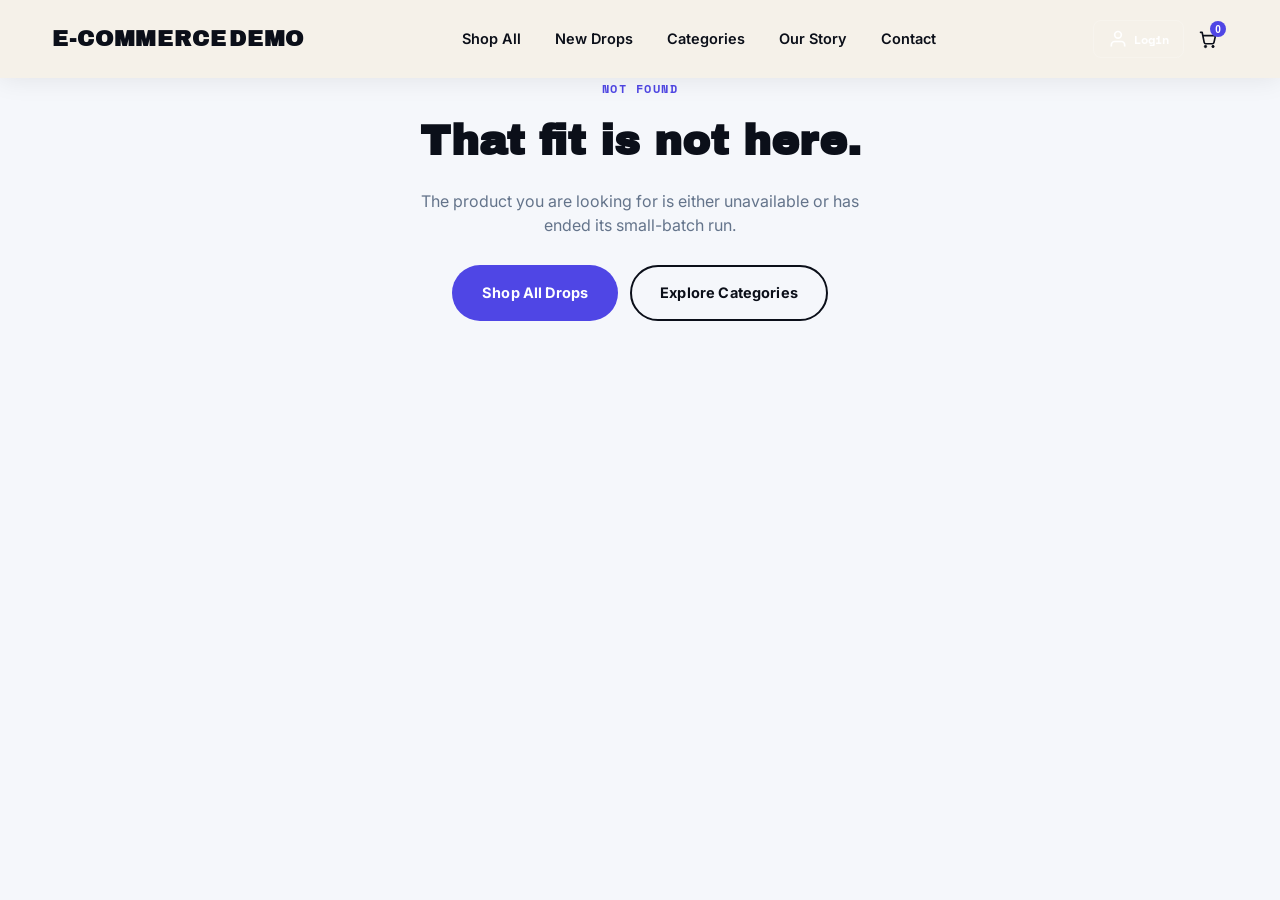
<file: product.html>
<!DOCTYPE html>
<html lang="en">
<head>
  <meta charset="UTF-8">
  <meta name="viewport" content="width=device-width, initial-scale=1.0">
  <title>Product Details | E-Commerce Demo</title>
  <meta name="description" content="Explore E-Commerce Demo product details, sizes, colors, and features.">
  <link rel="preconnect" href="https://fonts.googleapis.com">
  <link rel="preconnect" href="https://fonts.gstatic.com" crossorigin>
  <link href="https://fonts.googleapis.com/css2?family=Archivo+Black&family=Space+Mono:wght@400;700&family=Inter:wght@400;500;600;700;800&display=swap" rel="stylesheet">
  <link rel="stylesheet" href="style.css">
  <link rel="icon" type="image/png" href="images/logo.png">
</head>
<body class="product-page">
  <svg class="icon-sprite" aria-hidden="true">
    <symbol id="icon-cart" viewBox="0 0 24 24"><path d="M3 4h2l2.4 12.1a2 2 0 0 0 2 1.6h7.8a2 2 0 0 0 2-1.6L21 8H6" fill="none" stroke="currentColor" stroke-width="2" stroke-linecap="round" stroke-linejoin="round"/><circle cx="9" cy="21" r="1.4" fill="currentColor"/><circle cx="18" cy="21" r="1.4" fill="currentColor"/></symbol>
    <symbol id="icon-menu" viewBox="0 0 24 24"><path d="M3 6h18M3 12h18M3 18h18" fill="none" stroke="currentColor" stroke-width="2" stroke-linecap="round"/></symbol>
    <symbol id="icon-close" viewBox="0 0 24 24"><path d="M5 5l14 14M19 5L5 19" fill="none" stroke="currentColor" stroke-width="2" stroke-linecap="round"/></symbol>
    <symbol id="icon-arrow" viewBox="0 0 24 24"><path d="M20 12H4M10 6l-6 6 6 6" fill="none" stroke="currentColor" stroke-width="2" stroke-linecap="round" stroke-linejoin="round"/></symbol>
  </svg>

  <header class="navbar" id="navbar">
    <div class="nav-inner">
      <a href="index.html#home" class="logo" aria-label="E-Commerce Demo — Home">E-COMMERCE<span> DEMO</span></a>
      <nav class="nav-menu" id="navMenu">
        <a href="index.html#shop">Shop All</a><a href="index.html#featured">New Drops</a><a href="index.html#categories">Categories</a><a href="index.html#why">Our Story</a><a href="index.html#contact">Contact</a>
      </nav>
      <div class="nav-actions">
        <button class="icon-btn" id="cartBtn" aria-label="Cart" aria-expanded="false" aria-controls="cartPanel"><svg class="ic"><use href="#icon-cart"/></svg><span class="cart-count" id="cartCount">0</span></button>
        <button class="icon-btn menu-toggle" id="menuToggle" aria-label="Menu" aria-expanded="false" aria-controls="navMenu"><svg class="ic" id="menuIcon"><use href="#icon-menu"/></svg></button>
      </div>
    </div>
  </header>

  <aside class="cart-panel" id="cartPanel" aria-label="Shopping cart" aria-hidden="true">
    <div class="cart-panel-head"><h2>Your Cart</h2><button class="icon-btn" id="closeCart" aria-label="Close cart"><svg class="ic"><use href="#icon-close"/></svg></button></div>
    <div class="cart-items" id="cartItems"></div>
    <p class="cart-empty" id="cartEmpty">Your cart is empty. Add a fit to get started.</p>
    <div class="cart-summary"><span>Subtotal</span><strong id="cartSubtotal">₹0</strong></div>
    <button class="btn btn-primary cart-checkout" id="checkoutBtn" type="button" aria-describedby="checkoutMsg">Checkout</button>
    <p class="cart-checkout-msg" id="checkoutMsg" aria-live="polite"></p>
  </aside>
  <div class="cart-backdrop" id="cartBackdrop" hidden></div>

  <main id="productPage"></main>

  <script src="logger.js"></script>
  <script src="admin-config.js"></script>
  <script src="mock-data.js"></script>
  <script src="auth.js"></script>
  <script src="products.js"></script>
  <script src="cart.js"></script>
  <script src="product.js"></script>
</body>
</html>
</file>
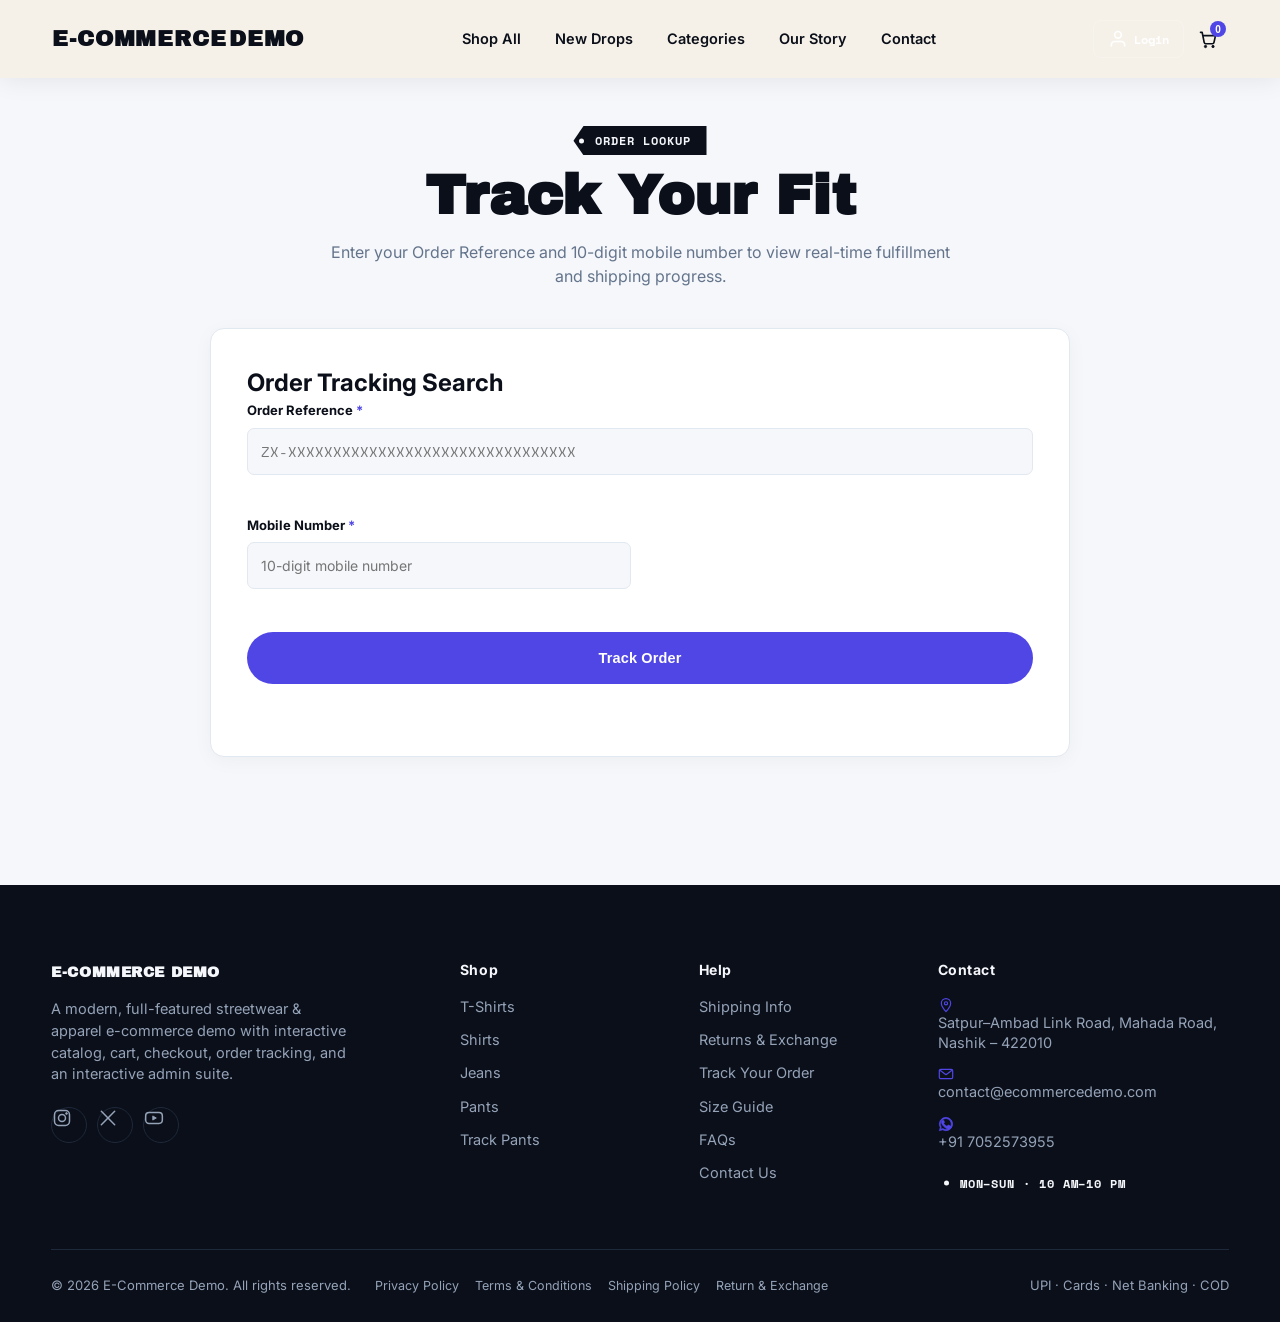
<file: track.html>
<!DOCTYPE html>
<html lang="en">

<head>
  <meta charset="UTF-8">
  <meta name="viewport" content="width=device-width, initial-scale=1.0">
  <title>Track Your Order | E-Commerce Demo</title>
  <meta name="description" content="Check real-time fulfillment and shipping status for your order on E-Commerce Demo.">
  <link rel="preconnect" href="https://fonts.googleapis.com">
  <link rel="preconnect" href="https://fonts.gstatic.com" crossorigin>
  <link
    href="https://fonts.googleapis.com/css2?family=Archivo+Black&family=Space+Mono:wght@400;700&family=Inter:wght@400;500;600;700;800&display=swap"
    rel="stylesheet">
  <link rel="stylesheet" href="style.css">
  <link rel="icon" type="image/png" href="images/logo.png">
</head>

<body class="track-page">

  <!-- ============ ICON SPRITE ============ -->
  <svg style="display:none">
    <symbol id="icon-cart" viewBox="0 0 24 24">
      <path d="M3 4h2l2.4 12.1a2 2 0 0 0 2 1.6h7.8a2 2 0 0 0 2-1.6L21 8H6" fill="none" stroke="currentColor"
        stroke-width="2" stroke-linecap="round" stroke-linejoin="round" />
      <circle cx="9" cy="21" r="1.4" fill="currentColor" />
      <circle cx="18" cy="21" r="1.4" fill="currentColor" />
    </symbol>
    <symbol id="icon-menu" viewBox="0 0 24 24">
      <line x1="3" y1="6" x2="21" y2="6" stroke="currentColor" stroke-width="2" stroke-linecap="round" />
      <line x1="3" y1="12" x2="21" y2="12" stroke="currentColor" stroke-width="2" stroke-linecap="round" />
      <line x1="3" y1="18" x2="21" y2="18" stroke="currentColor" stroke-width="2" stroke-linecap="round" />
    </symbol>
    <symbol id="icon-close" viewBox="0 0 24 24">
      <line x1="5" y1="5" x2="19" y2="19" stroke="currentColor" stroke-width="2" stroke-linecap="round" />
      <line x1="19" y1="5" x2="5" y2="19" stroke="currentColor" stroke-width="2" stroke-linecap="round" />
    </symbol>
    <symbol id="icon-arrow" viewBox="0 0 24 24">
      <line x1="4" y1="12" x2="20" y2="12" stroke="currentColor" stroke-width="2" stroke-linecap="round" />
      <path d="M14 6 L20 12 L14 18" fill="none" stroke="currentColor" stroke-width="2" stroke-linecap="round"
        stroke-linejoin="round" />
    </symbol>
    <symbol id="icon-truck" viewBox="0 0 24 24">
      <rect x="1" y="7" width="13" height="9" rx="1" fill="none" stroke="currentColor" stroke-width="1.8" />
      <path d="M14 10h4l3 3v3h-7z" fill="none" stroke="currentColor" stroke-width="1.8" stroke-linejoin="round" />
      <circle cx="6" cy="18" r="1.8" fill="none" stroke="currentColor" stroke-width="1.6" />
      <circle cx="17.5" cy="18" r="1.8" fill="none" stroke="currentColor" stroke-width="1.6" />
    </symbol>
    <symbol id="icon-badge" viewBox="0 0 24 24">
      <path d="M12 2 L14.5 6.2 19.3 6.8 17.6 11.4 19.3 16 14.5 16.6 12 21 9.5 16.6 4.7 16 6.4 11.4 4.7 6.8 9.5 6.2 Z"
        fill="none" stroke="currentColor" stroke-width="1.8" stroke-linejoin="round" />
      <path d="M9 11.5 L11 13.5 15 9" fill="none" stroke="currentColor" stroke-width="1.8" stroke-linecap="round"
        stroke-linejoin="round" />
    </symbol>
    <symbol id="icon-mail" viewBox="0 0 24 24">
      <rect x="2" y="5" width="20" height="14" rx="2" fill="none" stroke="currentColor" stroke-width="1.8" />
      <path d="M3 6.5l9 6.5 9-6.5" fill="none" stroke="currentColor" stroke-width="1.8" stroke-linecap="round"
        stroke-linejoin="round" />
    </symbol>
    <symbol id="icon-pin" viewBox="0 0 24 24">
      <path d="M12 22s7-7.3 7-12.5A7 7 0 0 0 5 9.5C5 14.7 12 22 12 22z" fill="none" stroke="currentColor"
        stroke-width="1.8" stroke-linejoin="round" />
      <circle cx="12" cy="9.5" r="2.4" fill="none" stroke="currentColor" stroke-width="1.8" />
    </symbol>
    <symbol id="icon-ig" viewBox="0 0 24 24">
      <rect x="3" y="3" width="18" height="18" rx="5" fill="none" stroke="currentColor" stroke-width="1.8" />
      <circle cx="12" cy="12" r="4.2" fill="none" stroke="currentColor" stroke-width="1.8" />
      <circle cx="17.4" cy="6.6" r="1.1" fill="currentColor" />
    </symbol>
    <symbol id="icon-x" viewBox="0 0 24 24">
      <path d="M4 4l16 16M20 4L4 20" stroke="currentColor" stroke-width="1.8" stroke-linecap="round" />
    </symbol>
    <symbol id="icon-yt" viewBox="0 0 24 24">
      <rect x="2" y="5.5" width="20" height="13" rx="4" fill="none" stroke="currentColor" stroke-width="1.8" />
      <path d="M10.5 9.5v5l4.3-2.5z" fill="currentColor" />
    </symbol>
    <symbol id="icon-whatsapp" viewBox="0 0 24 24">
      <path d="M17.5 14.4c-.3-.1-1.7-.8-2-.9-.3-.1-.5.1-.7.4-.2.3-.8.9-1 1.1-.2.2-.4.2-.7.1-.3-.1-1.3-.5-2.5-1.5-.9-.8-1.6-1.8-1.8-2.1-.2-.3 0-.5.1-.7.1-.2.3-.4.5-.6.2-.2.2-.3.3-.5.1-.2 0-.4 0-.5s-.7-1.7-1-2.3c-.3-.6-.5-.5-.7-.5h-.6c-.2 0-.6.1-.9.4-.3.4-1.2 1.2-1.2 2.9s1.3 3.4 1.4 3.6c.2.3 2.5 3.8 6 5.3.8.4 1.5.6 2 .8.9.3 1.7.2 2.3.1.7-.1 2.2-.9 2.5-1.8.3-.9.3-1.6.2-1.8-.1-.2-.3-.3-.6-.4z" fill="currentColor"/>
      <path d="M12 2a10 10 0 0 0-8.6 15.1L2 22l5-1.3A10 10 0 1 0 12 2zm0 18.2c-1.6 0-3.1-.4-4.5-1.2l-.3-.2-3.3.9.9-3.2-.2-.4A8.2 8.2 0 1 1 12 20.2z" fill="currentColor"/>
    </symbol>
  </svg>

  <!-- ============ NAVBAR ============ -->
  <header class="navbar" id="navbar">
    <div class="nav-inner">
      <a href="index.html#home" class="logo" aria-label="E-Commerce Demo — Home">E-COMMERCE<span> DEMO</span></a>

      <nav class="nav-menu" id="navMenu">
        <a href="index.html#shop">Shop All</a>
        <a href="index.html#featured">New Drops</a>
        <a href="index.html#categories">Categories</a>
        <a href="index.html#why">Our Story</a>
        <a href="index.html#contact">Contact</a>
      </nav>

      <div class="nav-actions">
        <button class="icon-btn" id="cartBtn" aria-label="Cart" aria-expanded="false" aria-controls="cartPanel">
          <svg class="ic">
            <use href="#icon-cart" />
          </svg>
          <span class="cart-count" id="cartCount">0</span>
        </button>
        <button class="icon-btn menu-toggle" id="menuToggle" aria-label="Menu" aria-expanded="false"
          aria-controls="navMenu">
          <svg class="ic" id="menuIcon">
            <use href="#icon-menu" />
          </svg>
        </button>
      </div>
    </div>
  </header>

  <!-- ============ CART DRAWER ============ -->
  <aside class="cart-panel" id="cartPanel" aria-label="Shopping cart" aria-hidden="true">
    <div class="cart-panel-head">
      <h2>Your Cart</h2>
      <button class="icon-btn" id="closeCart" aria-label="Close cart">
        <svg class="ic">
          <use href="#icon-close" />
        </svg>
      </button>
    </div>
    <div class="cart-items" id="cartItems"></div>
    <p class="cart-empty" id="cartEmpty">Your cart is empty. Add a fit to get started.</p>
    <div class="cart-summary"><span>Subtotal</span><strong id="cartSubtotal">₹0</strong></div>
    <button class="btn btn-primary cart-checkout" id="checkoutBtn" type="button"
      aria-describedby="checkoutMsg">Checkout</button>
    <p class="cart-checkout-msg" id="checkoutMsg" aria-live="polite"></p>
  </aside>
  <div class="cart-backdrop" id="cartBackdrop" hidden></div>

  <!-- ============ MAIN TRACKING CONTENT ============ -->
  <main class="track-main">
    <div class="track-shell">
      <header class="track-hero">
        <span class="tag-label">ORDER LOOKUP</span>
        <h1>Track Your Fit</h1>
        <p>Enter your Order Reference and 10-digit mobile number to view real-time fulfillment and shipping progress.</p>
      </header>

      <section class="track-card track-form-card" aria-labelledby="trackFormTitle">
        <h2 id="trackFormTitle" class="visually-hidden">Order Tracking Search</h2>
        <form class="track-form" id="trackForm" novalidate>
          <div class="track-form-fields">
            <div class="checkout-field" id="fieldOrderRef">
              <label for="trackRef">Order Reference <span aria-hidden="true">*</span></label>
              <input id="trackRef" name="reference" type="text" placeholder="ZX-XXXXXXXXXXXXXXXXXXXXXXXXXXXXXXXX"
                autocomplete="off" spellcheck="false" required aria-describedby="refError">
              <p class="checkout-error" id="refError" aria-live="polite"></p>
            </div>

            <div class="checkout-field" id="fieldMobile">
              <label for="trackMobile">Mobile Number <span aria-hidden="true">*</span></label>
              <input id="trackMobile" name="mobile" type="tel" placeholder="10-digit mobile number"
                inputmode="numeric" maxlength="10" autocomplete="tel" required aria-describedby="mobileError">
              <p class="checkout-error" id="mobileError" aria-live="polite"></p>
            </div>
          </div>

          <button class="btn btn-primary track-submit" id="trackSubmitBtn" type="submit">
            <span>Track Order</span>
          </button>
          <p class="track-form-status" id="trackStatusMsg" aria-live="polite" role="status"></p>
        </form>
      </section>

      <section class="track-result" id="trackResult" hidden aria-live="polite">
        <!-- Injected dynamically by track.js -->
      </section>
    </div>
  </main>

  <!-- ============ FOOTER ============ -->
  <footer class="footer" id="contact">
    <div class="footer-inner">
      <div class="footer-col brand-col">
        <a href="index.html#home" class="logo">E-COMMERCE<span> DEMO</span></a>
        <p>A modern, full-featured streetwear &amp; apparel e-commerce demo with interactive catalog, cart, checkout, order tracking, and an interactive admin suite.</p>
        <div class="socials">
          <a href="#" class="icon-btn" aria-label="Instagram"><svg class="ic"><use href="#icon-ig" /></svg></a>
          <a href="#" class="icon-btn" aria-label="X"><svg class="ic"><use href="#icon-x" /></svg></a>
          <a href="#" class="icon-btn" aria-label="YouTube"><svg class="ic"><use href="#icon-yt" /></svg></a>
        </div>
      </div>

      <div class="footer-col">
        <h4>Shop</h4>
        <a href="index.html#shop">T-Shirts</a>
        <a href="index.html#shop">Shirts</a>
        <a href="index.html#shop">Jeans</a>
        <a href="index.html#shop">Pants</a>
        <a href="index.html#shop">Track Pants</a>
      </div>

      <div class="footer-col">
        <h4>Help</h4>
        <a href="#">Shipping Info</a>
        <a href="#">Returns &amp; Exchange</a>
        <a href="track.html">Track Your Order</a>
        <a href="#">Size Guide</a>
        <a href="#">FAQs</a>
        <a href="index.html#contact">Contact Us</a>
      </div>

      <div class="footer-col contact-col">
        <h4>Contact</h4>
        <a href="https://maps.app.goo.gl/kUQ66CwehY7Tn7UHA?g_st=ac" class="store-address store-address-link" target="_blank" rel="noopener noreferrer">
          <svg class="ic"><use href="#icon-pin" /></svg>
          <span>Satpur–Ambad Link Road, Mahada Road, Nashik – 422010</span>
        </a>
        <a href="mailto:contact@ecommercedemo.com" class="store-address store-address-link">
          <svg class="ic"><use href="#icon-mail" /></svg>
          <span>contact@ecommercedemo.com</span>
        </a>
        <a href="https://wa.me/917052573955" class="store-address store-address-link" target="_blank" rel="noopener noreferrer">
          <svg class="ic"><use href="#icon-whatsapp" /></svg>
          <span>+91 7052573955</span>
        </a>
        <span class="tag-label">MON–SUN · 10 AM–10 PM</span>
      </div>
    </div>

    <div class="footer-bottom">
      <div class="footer-bottom-left">
        <p>&copy; <span id="trackYear">2026</span> E-Commerce Demo. All rights reserved.</p>
        <div class="footer-legal-links">
          <a href="privacy-policy.html">Privacy Policy</a>
          <a href="terms-and-conditions.html">Terms &amp; Conditions</a>
          <a href="shipping-policy.html">Shipping Policy</a>
          <a href="return-and-exchange-policy.html">Return &amp; Exchange</a>
        </div>
      </div>
      <p class="payments">UPI · Cards · Net Banking · COD</p>
    </div>
  </footer>

  <script src="logger.js"></script>
  <script src="mock-data.js"></script>
  <script src="admin-config.js"></script>
  <script src="auth.js"></script>
  <script src="cart.js"></script>
  <script src="track.js"></script>
</body>

</html>
</file>
<file: style.css>
/* ============================================================
   E-COMMERCE DEMO — MODERN LUXURY STREETWEAR COLOR SYSTEM
   Palette: Deep Obsidian #0B0F19 · Ice Pearl #F5F7FB · Royal Indigo #4F46E5
   ============================================================ */

:root {
  /* Core Luxury Streetwear Palette */
  --color-ink: #0B0F19;
  --color-ink-soft: #111827;
  --color-cream: #F5F7FB;
  --color-white: #FFFFFF;
  --color-orange: #4F46E5;
  --color-orange-soft: #6366F1;
  --color-orange-dark: #3730A3;
  --color-muted: #64748B;
  --color-muted-light: #94A3B8;
  --color-border: #E2E8F0;
  --color-dark-border: #1E293B;

  /* Theme Tokens */
  --navy: var(--color-ink);
  --navy-2: var(--color-ink-soft);
  --navy-3: #1F2937;
  --orange: var(--color-orange);
  --orange-dark: var(--color-orange-dark);
  --cream: var(--color-cream);
  --white: var(--color-white);
  --grey: var(--color-muted);
  --grey-light: var(--color-muted-light);
  --line: var(--color-border);
  --line-light: var(--color-dark-border);

  --font-display: 'Archivo Black', Impact, sans-serif;
  --font-body: 'Inter', -apple-system, sans-serif;
  --font-mono: 'Space Mono', monospace;

  --radius: 14px;
  --container: 1240px;
  --nav-h: 78px;
}

* {
  margin: 0;
  padding: 0;
  box-sizing: border-box;
}

html {
  scroll-behavior: smooth;
}

body {
  font-family: var(--font-body);
  background: var(--cream);
  color: var(--navy);
  line-height: 1.5;
  -webkit-font-smoothing: antialiased;
  overflow-x: hidden;
}

img,
svg {
  display: block;
  max-width: 100%;
}

a {
  text-decoration: none;
  color: inherit;
}

a:focus-visible,
button:focus-visible,
input:focus-visible {
  outline: 3px solid var(--orange);
  outline-offset: 3px;
}

ul {
  list-style: none;
}

.ic {
  width: 20px;
  height: 20px;
  stroke: currentColor;
  fill: none;
  flex-shrink: 0;
}

.ic.flip {
  transform: rotate(180deg);
}

/* ---------- Accessibility: Reveal-on-scroll reduced motion fallback ---------- */
@media (prefers-reduced-motion: reduce) {
  :root:not([data-force-anim="true"]) [data-reveal] {
    opacity: 1 !important;
    transform: none !important;
    transition: none !important;
  }
}

/* ---------- Reveal-on-scroll ---------- */
[data-reveal] {
  opacity: 0;
  transform: translateY(28px);
  transition: opacity 0.7s cubic-bezier(.2, .7, .2, 1), transform 0.7s cubic-bezier(.2, .7, .2, 1);
}

[data-reveal].is-visible {
  opacity: 1;
  transform: translateY(0);
}

/* ---------- Tag label (signature element) ---------- */
.tag-label {
  position: relative;
  display: inline-flex;
  align-items: center;
  gap: 6px;
  font-family: var(--font-mono);
  font-size: 11.5px;
  letter-spacing: 0.08em;
  font-weight: 700;
  padding: 6px 16px 6px 22px;
  background: var(--navy);
  color: var(--cream);
  clip-path: polygon(10px 0, 100% 0, 100% 100%, 10px 100%, 0 50%);
  white-space: nowrap;
}

.tag-label::before {
  content: '';
  position: absolute;
  left: 6px;
  top: 50%;
  width: 5px;
  height: 5px;
  border-radius: 50%;
  background: var(--cream);
  transform: translateY(-50%);
}

.tag-label.light {
  background: var(--orange);
  color: var(--navy);
}

.tag-label.light::before {
  background: var(--navy);
}

.tag-label.badge {
  position: absolute;
  top: 14px;
  left: -4px;
  z-index: 2;
  font-size: 10px;
  background: var(--orange);
  color: var(--navy);
}

.tag-label.badge::before {
  background: var(--navy);
}

/* ---------- Buttons ---------- */
.btn {
  display: inline-flex;
  align-items: center;
  gap: 8px;
  padding: 15px 28px;
  border-radius: 999px;
  font-weight: 700;
  font-size: 14.5px;
  letter-spacing: 0.01em;
  border: 2px solid transparent;
  cursor: pointer;
  transition: transform 0.25s ease, background 0.25s ease, color 0.25s ease, border-color 0.25s ease;
}

.btn:hover {
  transform: translateY(-2px);
}

.btn .ic {
  width: 17px;
  height: 17px;
  transition: transform 0.25s ease;
}

.btn:hover .ic {
  transform: translateX(3px);
}

.btn-primary {
  background: var(--orange);
  color: var(--white);
}

.btn-primary:hover {
  background: var(--orange-dark);
}

.btn-outline {
  border-color: var(--navy);
  color: var(--navy);
  background: transparent;
}

.btn-outline:hover {
  background: var(--navy);
  color: var(--cream);
}

.icon-btn {
  display: inline-flex;
  align-items: center;
  justify-content: center;
  width: 40px;
  height: 40px;
  border-radius: 50%;
  border: none;
  background: transparent;
  color: inherit;
  cursor: pointer;
  position: relative;
  transition: background 0.2s ease, transform 0.2s ease;
}

.icon-btn:hover {
  background: rgba(0, 0, 0, 0.06);
  transform: translateY(-1px);
}

/* ---------- Cart ---------- */
.cart-backdrop {
  position: fixed;
  inset: 0;
  background: rgba(11, 15, 25, 0.55);
  z-index: 110;
}

.cart-panel {
  position: fixed;
  z-index: 120;
  top: 0;
  right: 0;
  width: min(100%, 410px);
  height: 100dvh;
  padding: 24px;
  background: var(--cream);
  box-shadow: -18px 0 45px rgba(11, 15, 25, 0.18);
  display: flex;
  flex-direction: column;
  transform: translateX(105%);
  transition: transform 0.3s ease;
  visibility: hidden;
}

.cart-panel.open {
  transform: translateX(0);
  visibility: visible;
}

.cart-panel-head,
.cart-summary,
.cart-item {
  display: flex;
  align-items: center;
  justify-content: space-between;
  gap: 16px;
}

.cart-panel-head {
  border-bottom: 1px solid var(--line);
  padding-bottom: 18px;
}

.cart-panel-head h2 {
  font-family: var(--font-display);
  font-size: 25px;
}

.cart-items {
  overflow-y: auto;
  flex: 1;
  padding: 16px 0;
}

.cart-empty {
  color: var(--grey);
  text-align: center;
  margin: 36px 0;
}

.cart-item {
  align-items: flex-start;
  padding: 16px 0;
  border-bottom: 1px solid var(--line);
}

.cart-item-details {
  min-width: 0;
}

.cart-item strong {
  display: block;
  font-size: 14px;
}

.cart-item span {
  color: var(--grey);
  font-size: 13px;
}

.cart-item-actions {
  display: grid;
  grid-template-columns: auto auto;
  align-items: center;
  justify-items: end;
  gap: 8px 12px;
  flex-shrink: 0;
}

.quantity-control {
  display: inline-flex;
  align-items: center;
  border: 1px solid var(--line);
  border-radius: 999px;
  overflow: hidden;
}

.quantity-control button {
  width: 28px;
  height: 28px;
  border: 0;
  background: var(--white);
  color: var(--navy);
  cursor: pointer;
  font: 700 16px/1 var(--font-body);
}

.quantity-control button:hover {
  background: var(--orange);
  color: var(--white);
}

.quantity-control span {
  min-width: 25px;
  color: var(--navy);
  text-align: center;
  font-weight: 700;
}

.cart-line-total {
  white-space: nowrap;
}

.cart-remove {
  grid-column: 1 / -1;
  border: 0;
  background: transparent;
  color: var(--orange);
  cursor: pointer;
  font-size: 12px;
  font-weight: 700;
}

.cart-summary {
  padding: 12px 0;
  margin-top: auto;
  border-top: 1px solid var(--line);
}

.modal-grand-total strong {
  font-size: 18px;
  font-family: var(--font-display);
}

.modal-footer-actions {
  display: flex;
  flex-wrap: wrap;
  gap: 10px;
  justify-content: flex-end;
  margin-top: 24px;
}

.modal-tracking-box,
.modal-return-box,
.modal-refund-box {
  background: var(--cream);
  padding: 16px;
  border-radius: 8px;
  border: 1px solid var(--line);
}

.cart-checkout {
  justify-content: center;
  width: 100%;
}

.cart-checkout-msg {
  min-height: 21px;
  margin-top: 12px;
  color: var(--grey);
  font-size: 13px;
  text-align: center;
}

/* ============ NAVBAR ============ */
.navbar {
  position: fixed;
  top: 0;
  left: 0;
  right: 0;
  z-index: 100;
  background: transparent;
  transition: background 0.35s ease, box-shadow 0.35s ease, padding 0.35s ease;
}

.navbar.scrolled {
  background: rgba(245, 247, 251, 0.94);
  backdrop-filter: blur(12px);
  box-shadow: 0 2px 20px rgba(11, 15, 25, 0.06);
  border-bottom: 1px solid var(--line);
}

.navbar:not(.scrolled) .logo,
.navbar:not(.scrolled) .nav-menu a,
.navbar:not(.scrolled) .nav-actions {
  color: var(--cream);
}

.nav-inner {
  max-width: var(--container);
  margin: 0 auto;
  height: var(--nav-h);
  display: flex;
  align-items: center;
  justify-content: space-between;
  padding: 0 32px;
}

.logo {
  font-family: var(--font-display);
  font-size: 22px;
  font-weight: 900;
  letter-spacing: 0.04em;
  text-transform: uppercase;
  color: var(--navy);
  display: inline-flex;
  align-items: center;
  gap: 2px;
  text-decoration: none;
  transition: transform 0.25s ease, opacity 0.25s ease;
  line-height: 1;
}

.logo:hover {
  transform: translateY(-1px);
  opacity: 0.95;
}

.logo span {
  color: var(--orange);
  transition: color 0.25s ease;
}

.navbar:not(.scrolled) .logo {
  color: var(--cream);
}

.navbar:not(.scrolled) .logo span {
  color: var(--orange-soft);
}

.footer .logo,
.footer-brand .logo,
.admin-header .logo {
  color: var(--cream);
}

.footer .logo span,
.footer-brand .logo span,
.admin-header .logo span {
  color: var(--orange-soft);
}

.nav-menu {
  display: flex;
  gap: 34px;
}

.nav-menu a {
  font-size: 14.5px;
  font-weight: 600;
  color: var(--navy);
  position: relative;
  padding: 6px 0;
}

.nav-menu a::after {
  content: '';
  position: absolute;
  left: 0;
  bottom: 0;
  width: 0;
  height: 2px;
  background: var(--orange);
  transition: width 0.25s ease;
}

.nav-menu a:hover::after {
  width: 100%;
}

.nav-actions {
  display: flex;
  align-items: center;
  gap: 4px;
}

.cart-count {
  position: absolute;
  top: 2px;
  right: 2px;
  width: 16px;
  height: 16px;
  border-radius: 50%;
  background: var(--orange);
  color: var(--white);
  font-size: 10px;
  font-weight: 700;
  display: flex;
  align-items: center;
  justify-content: center;
}

.menu-toggle {
  display: none;
}

.search-panel {
  max-height: 0;
  overflow: hidden;
  background: var(--navy);
  transition: max-height 0.35s ease;
}

.search-panel.open {
  max-height: 90px;
}

.search-panel-inner {
  max-width: var(--container);
  margin: 0 auto;
  display: flex;
  align-items: center;
  gap: 12px;
  padding: 22px 32px;
  color: var(--cream);
}

.search-panel-inner input {
  flex: 1;
  background: transparent;
  border: none;
  border-bottom: 1px solid var(--line-light);
  color: var(--cream);
  font-size: 16px;
  padding: 6px 0;
  font-family: var(--font-body);
}

.search-panel-inner input:focus {
  outline: none;
  border-color: var(--orange);
}

.search-panel-inner input::placeholder {
  color: var(--grey-light);
}

/* ============ HERO ============ */
.hero {
  position: relative;
  min-height: 75vh;
  height: 75vh;
  max-height: 740px;
  background: var(--navy);
  color: var(--cream);
  display: block;
  padding: 0;
  overflow: hidden;
}


/* While loading or in dynamic mode: hide baseline hero completely */
.hero:not(.hero-fallback-mode) #heroBaselineInner {
  display: none !important;
}

/* Fallback mode when zero active banners exist */
.hero.hero-fallback-mode {
  min-height: 100vh;
  height: auto;
  max-height: none;
  display: flex;
  align-items: center;
  padding: calc(var(--nav-h) + 40px) 32px 60px;
  background: var(--navy);
}

.hero.hero-fallback-mode::before {
  content: '';
  position: absolute;
  inset: 0;
  background:
    repeating-linear-gradient(45deg, rgba(79, 70, 229, 0.035) 0 2px, transparent 2px 42px);
  pointer-events: none;
}

.hero.hero-fallback-mode #heroBaselineInner {
  display: grid !important;
}

.hero-inner {
  max-width: var(--container);
  margin: 0 auto;
  width: 100%;
  display: grid;
  grid-template-columns: 1.15fr 0.85fr;
  gap: 40px;
  align-items: center;
  position: relative;
  z-index: 2;
}

.hero-copy .tag-label {
  margin-bottom: 26px;
}

.hero-title {
  font-family: var(--element-font, var(--font-display));
  font-size: clamp(42px, 6vw, 74px);
  line-height: 1.03;
  letter-spacing: -0.01em;
  margin-bottom: 22px;
}

.text-outline {
  color: transparent;
  -webkit-text-stroke: 2px var(--orange);
}

.hero-sub {
  font-family: var(--element-font, inherit);
  font-size: 17px;
  color: var(--grey-light);
  max-width: 480px;
  margin-bottom: 34px;
}

.hero-cta {
  display: flex;
  gap: 16px;
  flex-wrap: wrap;
  margin-bottom: 50px;
}

.hero .btn-outline {
  border-color: var(--line-light);
  color: var(--cream);
}

.hero .btn-outline:hover {
  background: var(--cream);
  color: var(--navy);
  border-color: var(--cream);
}

.hero-stats {
  display: flex;
  gap: 40px;
  flex-wrap: wrap;
}

.stat strong {
  display: block;
  font-family: var(--font-display);
  font-size: 30px;
  color: var(--orange);
}

.stat span {
  font-family: var(--font-mono);
  font-size: 11px;
  color: var(--grey-light);
  letter-spacing: 0.06em;
}

.hero-visual {
  position: relative;
  display: flex;
  justify-content: center;
  align-items: center;
  min-height: 380px;
}

.hero-blob {
  position: absolute;
  width: 340px;
  height: 340px;
  background: radial-gradient(circle, var(--orange) 0%, transparent 72%);
  opacity: 0.35;
  filter: blur(10px);
  border-radius: 50%;
  animation: float 7s ease-in-out infinite;
}

.hero-frame {
  position: relative;
  width: 300px;
  height: 300px;
  border: 2px dashed rgba(245, 241, 232, 0.35);
  border-radius: 24px;
  display: flex;
  align-items: center;
  justify-content: center;
  background: rgba(245, 241, 232, 0.04);
  transform: rotate(-3deg);
  transition: transform 0.4s ease;
}

.hero-visual:hover .hero-frame {
  transform: rotate(0deg) scale(1.02);
}

.hero-icon {
  width: 150px;
  height: 150px;
  color: var(--orange);
  stroke: var(--orange);
}

.floating-tag {
  position: absolute;
  background: var(--cream);
  color: var(--navy);
  padding: 10px 16px 10px 22px;
  font-family: var(--font-mono);
  clip-path: polygon(10px 0, 100% 0, 100% 100%, 10px 100%, 0 50%);
  box-shadow: 0 12px 30px rgba(0, 0, 0, 0.35);
  animation: sway 5s ease-in-out infinite;
}

.floating-tag::before {
  content: '';
  position: absolute;
  left: 6px;
  top: 50%;
  width: 5px;
  height: 5px;
  border-radius: 50%;
  background: var(--navy);
  transform: translateY(-50%);
}

.floating-tag .tag-code {
  display: block;
  font-size: 13px;
  font-weight: 700;
}

.floating-tag .tag-desc {
  display: block;
  font-size: 10px;
  color: var(--grey);
  letter-spacing: 0.05em;
}

.tag-1 {
  top: 8%;
  left: -4%;
  transform: rotate(-6deg);
}

.tag-2 {
  bottom: 10%;
  right: -6%;
  transform: rotate(5deg);
  animation-delay: 1.2s;
}

@keyframes float {

  0%,
  100% {
    transform: translateY(0);
  }

  50% {
    transform: translateY(-18px);
  }
}

@keyframes sway {

  0%,
  100% {
    transform: rotate(-6deg) translateY(0);
  }

  50% {
    transform: rotate(-4deg) translateY(-8px);
  }
}

.scroll-cue {
  position: absolute;
  bottom: 26px;
  left: 50%;
  transform: translateX(-50%);
  width: 26px;
  height: 42px;
  border: 2px solid var(--line-light);
  border-radius: 999px;
  z-index: 3;
}

.scroll-cue span {
  position: absolute;
  top: 8px;
  left: 50%;
  width: 4px;
  height: 8px;
  border-radius: 2px;
  background: var(--orange);
  transform: translateX(-50%);
  animation: scrollDown 1.6s ease infinite;
}

@keyframes scrollDown {
  0% {
    opacity: 1;
    top: 8px;
  }

  70% {
    opacity: 0;
    top: 22px;
  }

  100% {
    opacity: 0;
    top: 8px;
  }
}

/* ============ MARQUEE ============ */
/*
  Architecture:
  .marquee        — block-level wrapper, CLIPS the track via overflow:hidden.
                    Always exactly 100% wide to the page. Never flex.
  .marquee-track  — the wide scrolling strip. wider than viewport by design.
                    white-space:nowrap lives HERE, not on the wrapper.
  .marquee-group  — one set of all items. Two groups side-by-side enable
                    seamless loop via translateX(-50%).
*/
.marquee {
  /* contain:layout isolates this box: the wide .marquee-track does NOT
   * contribute to document.scrollWidth. overflow:hidden clips the track.
   * Together: page never widens beyond the viewport. */
  display: flex;
  align-items: center;
  width: 100%;
  box-sizing: border-box;
  min-width: 0;
  contain: layout;
  overflow: hidden;
  min-height: 38px;
  background: var(--orange);
  color: var(--navy);
  user-select: none;
}

.marquee-track {
  /*
   * The track holds both .marquee-group elements side by side.
   * It is intentionally wider than the viewport — that is correct.
   * The .marquee container clips it via overflow:hidden + contain:layout.
   *
   * Animation: translateX(0) → translateX(-50%) scrolls exactly
   * one full group width (since two identical groups fill the track).
   * At -50% the content seamlessly wraps back to 0.
   */
  display: flex;
  align-items: center;
  /* vertically center all spans within the track */
  width: max-content;
  /* expands to hold both groups — intentionally wide */
  flex-shrink: 0;
  white-space: nowrap;
  /* all items stay on one horizontal line */
  will-change: transform;
  animation: marquee 28s linear infinite;
  animation-play-state: running;
  /* Padding provides the inner vertical breathing room */
  padding: 10px 0;
}

.marquee:hover .marquee-track {
  animation-play-state: paused;
}

.marquee-group {
  display: inline-flex;
  align-items: center;
  gap: 16px;
  padding-right: 16px;
  flex-shrink: 0;
  font-family: var(--font-mono);
  font-weight: 700;
  font-size: 13px;
  letter-spacing: 0.05em;
  line-height: 1;
  /* explicit: prevent inherited line-height from affecting track height */
}

.marquee .dot {
  font-size: 8px;
  line-height: 1;
  flex-shrink: 0;
  opacity: 0.7;
}

@keyframes marquee {
  from {
    transform: translateX(0);
  }

  to {
    transform: translateX(-50%);
  }
}

/* ============ SECTION LAYOUT ============ */
.section {
  padding: 110px 32px;
}

.section-alt {
  background: var(--white);
}

.section-inner {
  max-width: var(--container);
  margin: 0 auto;
}

.section-head {
  display: flex;
  justify-content: space-between;
  align-items: flex-end;
  gap: 24px;
  margin-bottom: 54px;
  flex-wrap: wrap;
}

.section-head.center {
  flex-direction: column;
  align-items: center;
  text-align: center;
}

.eyebrow {
  display: block;
  font-family: var(--font-mono);
  font-size: 12px;
  letter-spacing: 0.12em;
  color: var(--orange);
  font-weight: 700;
  margin-bottom: 10px;
}

.section-head h2 {
  font-family: var(--font-display);
  font-size: clamp(30px, 4vw, 44px);
  line-height: 1.1;
}

.section-desc {
  max-width: 520px;
  color: var(--grey);
  margin-top: 14px;
  font-size: 16px;
}

.link-arrow {
  display: inline-flex;
  align-items: center;
  gap: 8px;
  font-weight: 700;
  font-size: 14.5px;
  border-bottom: 2px solid var(--navy);
  padding-bottom: 4px;
}

.link-arrow .ic {
  width: 16px;
  height: 16px;
  transition: transform 0.25s ease;
}

.link-arrow:hover .ic {
  transform: translateX(4px);
}

/* ============ PRODUCT GRID ============ */
.product-grid {
  display: grid;
  grid-template-columns: repeat(3, 1fr);
  gap: 28px;
}

.product-filters {
  display: grid;
  grid-template-columns: repeat(5, minmax(0, 1fr)) auto;
  gap: 12px;
  align-items: end;
  margin: -24px 0 20px;
  padding: 16px 18px;
  border: 1px solid var(--line);
  border-radius: var(--radius);
  background: var(--white);
}

.filter-control {
  display: grid;
  gap: 7px;
  min-width: 0;
}

.filter-control label {
  color: var(--grey);
  font-family: var(--font-mono);
  font-size: 11px;
  font-weight: 700;
  letter-spacing: 0.08em;
  text-transform: uppercase;
  white-space: nowrap;
}

.filter-control select {
  width: 100%;
  min-width: 0;
  min-height: 42px;
  padding: 0 28px 0 10px;
  border: 1px solid var(--line);
  border-radius: 7px;
  background: var(--cream);
  color: var(--navy);
  font: 600 13.5px var(--font-body);
  cursor: pointer;
  text-overflow: ellipsis;
}

.filter-control select:focus {
  border-color: var(--orange);
  outline: 2px solid rgba(255, 65, 3, 0.2);
  outline-offset: 1px;
}

.filter-clear {
  min-height: 42px;
  padding: 0 14px;
  border: 1px solid var(--navy);
  border-radius: 7px;
  background: transparent;
  color: var(--navy);
  font: 700 13px var(--font-body);
  cursor: pointer;
  white-space: nowrap;
}

.filter-clear:hover {
  background: var(--navy);
  color: var(--cream);
}

.product-result-count {
  min-height: 21px;
  margin: 0 0 16px;
  color: var(--grey);
  font-size: 13px;
  font-weight: 600;
}

.product-card {
  position: relative;
  background: var(--white);
  border-radius: var(--radius);
  border: none;
  overflow: hidden;
  box-shadow: none;
  transition: transform 0.35s ease, box-shadow 0.35s ease;
}

.product-card-link {
  position: absolute;
  inset: 0;
  z-index: 1;
}

.product-card-link:focus-visible {
  outline: 3px solid var(--orange);
  outline-offset: -3px;
}

.product-card:hover {
  transform: translateY(-6px);
  box-shadow: 0 12px 28px rgba(11, 15, 25, 0.08);
}

.product-media {
  position: relative;
  height: 280px;
  display: flex;
  align-items: center;
  justify-content: center;
  overflow: hidden;
}

.product-image {
  width: 100%;
  height: 100%;
  object-fit: cover;
  object-position: center;
  display: block;
  transition: transform 0.4s ease;
}

.swatch-orange {
  background: linear-gradient(155deg, #4F46E5 0%, #3730A3 100%);
}

.swatch-navy {
  background: linear-gradient(155deg, #1F2937 0%, #0B0F19 100%);
}

.swatch-cream {
  background: linear-gradient(155deg, #F5F7FB 0%, #E2E8F0 100%);
}

.product-icon {
  width: 110px;
  height: 110px;
  color: var(--cream);
  stroke: var(--cream);
  transition: transform 0.4s ease;
}

.swatch-cream .product-icon {
  color: var(--navy);
  stroke: var(--navy);
}

.product-card:hover .product-icon {
  transform: scale(1.08) rotate(-3deg);
}

.product-card:hover .product-image {
  transform: scale(1.04);
}

.product-link {
  display: block;
  color: inherit;
}

.product-media-link {
  width: 100%;
  height: 100%;
}

.product-card.is-filtered-out {
  display: none;
}

.no-products {
  grid-column: 1 / -1;
  display: grid;
  gap: 5px;
  padding: 32px 24px;
  text-align: center;
  color: var(--grey);
}

.no-products[hidden] {
  display: none;
}

.no-products strong {
  color: var(--navy);
  font-family: var(--font-display);
  font-size: 22px;
}

.product-info {
  padding: 20px 22px 24px;
}

.product-cat {
  font-family: var(--font-mono);
  font-size: 11px;
  letter-spacing: 0.08em;
  color: var(--grey);
}

.product-info h3 {
  font-size: 18px;
  margin: 6px 0 10px;
}

.stars {
  display: flex;
  gap: 3px;
  margin-bottom: 12px;
}

.stars .star {
  width: 14px;
  height: 14px;
  color: var(--orange);
}

.stars .star.half {
  opacity: 0.4;
}

.price-row {
  display: flex;
  align-items: baseline;
  flex-wrap: wrap;
  gap: 8px;
}

.price {
  font-family: var(--font-display);
  font-size: 19px;
  color: var(--navy);
}

.mrp-price {
  display: inline-flex;
  align-items: baseline;
  gap: 3px;
  font-family: var(--font-body);
  font-size: 13px;
  color: var(--grey);
}

.mrp-label {
  font-size: 10px;
  font-weight: 700;
  letter-spacing: 0.05em;
  text-transform: uppercase;
  color: var(--grey);
}

.mrp-value {
  text-decoration: line-through;
  text-decoration-thickness: 1.5px;
  text-decoration-color: rgba(124, 137, 148, 0.75);
}

.discount-badge {
  display: inline-flex;
  align-items: center;
  padding: 2px 6px;
  background: #dcfce7;
  color: #15803d;
  font-family: var(--font-mono);
  font-size: 11px;
  font-weight: 700;
  border-radius: 4px;
  letter-spacing: 0.02em;
  line-height: 1.3;
}

.price-old {
  font-size: 14px;
  color: var(--grey);
  text-decoration: line-through;
}

.price-on-request {
  font-family: var(--font-body);
  font-size: 15px;
}

/* ============ CATEGORIES ============ */
.category-grid {
  display: grid;
  grid-template-columns: repeat(6, 1fr);
  gap: 20px;
}

.category-card {
  position: relative;
  border-radius: var(--radius);
  background: var(--navy);
  border: 1px solid var(--line-light);
  overflow: hidden;
  display: flex;
  flex-direction: column;
  justify-content: space-between;
  padding: 32px 28px;
  min-height: 200px;
  text-decoration: none;
  box-sizing: border-box;
  transition: transform 0.3s cubic-bezier(0.2, 0.7, 0.2, 1),
    border-color 0.3s ease,
    background-color 0.3s ease,
    box-shadow 0.3s ease;
}

/* First row: 3 cards (span 2 each) */
.category-card:nth-child(1),
.category-card:nth-child(2),
.category-card:nth-child(3) {
  grid-column: span 2;
}

/* Second row: 2 cards (span 3 each) */
.category-card:nth-child(4),
.category-card:nth-child(5) {
  grid-column: span 3;
}

.category-card:hover {
  transform: translateY(-4px);
  border-color: rgba(79, 70, 229, 0.45);
  background: var(--navy-2);
  box-shadow: 0 14px 36px rgba(11, 15, 25, 0.35);
}

.cat-icon-wrap {
  position: absolute;
  top: 50%;
  right: 20px;
  transform: translateY(-50%);
  width: 110px;
  height: 110px;
  pointer-events: none;
  display: flex;
  align-items: center;
  justify-content: center;
}

.cat-icon {
  width: 100%;
  height: 100%;
  color: rgba(245, 247, 251, 0.12);
  stroke: rgba(245, 247, 251, 0.12);
  transition: transform 0.4s cubic-bezier(0.2, 0.7, 0.2, 1), color 0.3s ease;
}

.category-card:hover .cat-icon {
  transform: scale(1.1) rotate(-3deg);
  color: rgba(79, 70, 229, 0.22);
}

.category-label {
  position: relative;
  z-index: 2;
  color: var(--cream);
  display: flex;
  flex-direction: column;
  gap: 10px;
  margin-top: auto;
}

.category-label h3 {
  font-family: var(--font-display);
  font-size: 24px;
  letter-spacing: -0.01em;
  color: var(--cream);
  margin: 0;
  transition: color 0.25s ease;
}

.cat-explore {
  display: inline-flex;
  align-items: center;
  gap: 6px;
  font-family: var(--font-mono);
  font-size: 12px;
  letter-spacing: 0.06em;
  text-transform: uppercase;
  color: var(--grey-light);
  transition: color 0.25s ease;
}

.category-card:hover .cat-explore {
  color: var(--orange);
}

.cat-arrow {
  display: inline-block;
  transition: transform 0.3s cubic-bezier(0.2, 0.7, 0.2, 1);
}

.category-card:hover .cat-arrow {
  transform: translateX(5px);
}

/* ============ WHY CHOOSE US ============ */
.why {
  background: var(--navy);
  color: var(--cream);
}

.why .eyebrow {
  color: var(--orange);
}

.why .section-desc {
  color: var(--grey-light);
}

.why-grid {
  display: grid;
  grid-template-columns: repeat(4, 1fr);
  gap: 24px;
  align-items: stretch;
}

.why-card {
  background: var(--navy-2);
  border: 1px solid var(--line-light);
  border-radius: var(--radius);
  padding: 32px 26px;
  display: flex;
  flex-direction: column;
  height: 100%;
  box-sizing: border-box;
  transition: transform 0.3s ease, background 0.3s ease, border-color 0.3s ease;
}

.why-card:hover {
  transform: translateY(-6px);
  background: #1F2937;
  border-color: rgba(79, 70, 229, 0.35);
}

.why-icon {
  width: 34px;
  height: 34px;
  color: var(--orange);
  stroke: var(--orange);
  margin-bottom: 22px;
  flex-shrink: 0;
}

.why-card h3 {
  font-family: var(--font-display);
  font-size: 17px;
  letter-spacing: 0.03em;
  margin-bottom: 12px;
  color: var(--cream);
  text-transform: uppercase;
}

.why-card p {
  font-size: 14.5px;
  line-height: 1.6;
  color: var(--grey-light);
  margin: 0;
}

/* ============ REVIEWS / THE QUALITY STANDARD ============ */
.reviews-section {
  background: var(--cream);
}

.carousel-controls {
  display: flex;
  gap: 8px;
}

.carousel-controls .icon-btn {
  border: 1.5px solid var(--line);
  background: var(--white);
  color: var(--navy);
}

.carousel-controls .icon-btn:hover {
  background: var(--navy);
  color: var(--cream);
}

.review-viewport {
  overflow: hidden;
}

.review-track {
  display: flex;
  transition: transform 0.5s cubic-bezier(.2, .7, .2, 1);
}

.review-card {
  min-width: 100%;
  background: var(--white);
  border: 1px solid var(--line);
  border-radius: var(--radius);
  padding: 44px;
  display: flex;
  flex-direction: column;
  justify-content: space-between;
  align-items: flex-start;
  min-height: 240px;
  box-sizing: border-box;
  box-shadow: 0 4px 20px rgba(11, 15, 25, 0.04);
}

.review-card .tag-label {
  margin-bottom: 6px;
}

.review-card p {
  font-family: var(--font-display);
  font-size: clamp(20px, 2.5vw, 24px);
  line-height: 1.4;
  margin: 18px 0 20px;
  max-width: 720px;
  color: var(--navy);
  font-weight: 400;
  letter-spacing: -0.01em;
}

.review-card .card-caption {
  margin-top: auto;
}

.review-card .card-caption span {
  font-family: var(--font-mono);
  font-size: 13px;
  color: var(--grey);
  letter-spacing: 0.03em;
}

.review-dots {
  display: flex;
  gap: 8px;
  justify-content: center;
  margin-top: 26px;
}

.review-dots span {
  width: 8px;
  height: 8px;
  border-radius: 50%;
  background: var(--line);
  cursor: pointer;
  transition: background 0.25s ease, transform 0.25s ease;
}

.review-dots span.active {
  background: var(--orange);
  transform: scale(1.2);
}

/* ============ NEWSLETTER ============ */
.newsletter {
  background: var(--orange);
  color: var(--navy);
  padding: 100px 32px;
  text-align: center;
}

.newsletter-inner {
  max-width: 620px;
  margin: 0 auto;
}

.newsletter-inner .tag-label {
  margin-bottom: 22px;
}

.newsletter h2 {
  font-family: var(--font-display);
  font-size: clamp(28px, 4vw, 42px);
  margin-bottom: 14px;
}

.newsletter p {
  font-size: 15.5px;
  opacity: 0.85;
  margin-bottom: 32px;
}

.newsletter-form {
  display: flex;
  align-items: center;
  gap: 12px;
  background: var(--cream);
  border-radius: 999px;
  padding: 8px 8px 8px 22px;
  max-width: 480px;
  margin: 0 auto;
}

.newsletter-form .ic {
  color: var(--navy);
}

.newsletter-form input {
  flex: 1;
  border: none;
  background: transparent;
  font-size: 15px;
  font-family: var(--font-body);
  padding: 10px 0;
}

.newsletter-form input:focus {
  outline: none;
}

.newsletter-form .btn {
  padding: 12px 22px;
  white-space: nowrap;
}

.form-msg {
  margin-top: 16px;
  font-weight: 600;
  font-size: 14px;
  min-height: 20px;
}

.form-msg.success {
  color: var(--navy);
}

.form-msg.error {
  color: #7a0000;
}

/* ============ FOOTER ============ */
.footer {
  background: var(--navy);
  color: var(--grey-light);
  padding: clamp(72px, 6vw, 88px) clamp(24px, 4vw, 64px) 0;
  overflow-x: clip;
}

.footer-inner {
  width: 100%;
  max-width: var(--container);
  margin: 0 auto;
  display: grid;
  grid-template-columns: minmax(0, 1.5fr) minmax(120px, 0.8fr) minmax(120px, 0.8fr) minmax(0, 1.2fr);
  align-items: start;
  column-gap: clamp(32px, 3.5vw, 56px);
  row-gap: 32px;
  padding-bottom: clamp(48px, 4vw, 60px);
  border-bottom: 1px solid var(--line-light);
}

.footer-col {
  min-width: 0;
}

.footer-col h4 {
  color: var(--cream);
  font-size: 14px;
  line-height: 1.2;
  letter-spacing: 0.04em;
  margin-bottom: 18px;
}

.footer-col a {
  display: block;
  font-size: 14.5px;
  line-height: 1.4;
  margin-bottom: 13px;
  transition: color 0.2s ease, padding-left 0.2s ease;
}

.footer-col a:hover {
  color: var(--orange);
  padding-left: 4px;
}

.brand-col .logo {
  color: var(--cream);
  margin-bottom: 16px;
}

.brand-col p {
  font-size: 14.5px;
  max-width: 300px;
  margin-bottom: 22px;
}

.socials {
  display: flex;
  align-items: center;
  gap: 10px;
}

.socials .icon-btn {
  border: 1px solid var(--line-light);
  width: 36px;
  height: 36px;
}

.socials .icon-btn:hover {
  background: var(--orange);
  color: var(--navy);
  border-color: var(--orange);
}

.store-address {
  display: flex;
  align-items: flex-start;
  gap: 8px;
  font-size: 14.5px;
  margin-bottom: 14px;
}

.store-address.store-address-link {
  color: var(--grey-light);
  text-decoration: none;
  transition: color 0.2s ease, padding-left 0.2s ease;
}

.store-address.store-address-link:hover {
  color: var(--orange);
  padding-left: 4px;
}

.store-address .ic {
  width: 16px;
  height: 16px;
  margin-top: 2px;
  flex-shrink: 0;
  color: var(--orange);
}

.contact-col .tag-label {
  display: inline-block;
  margin-top: 4px;
}

.footer-bottom {
  width: 100%;
  max-width: var(--container);
  margin: 0 auto;
  display: flex;
  justify-content: space-between;
  align-items: center;
  padding: 26px 0;
  font-size: 13px;
  flex-wrap: wrap;
  gap: 16px;
}

.footer-bottom-left {
  display: flex;
  align-items: center;
  min-width: 0;
  gap: 24px;
  flex-wrap: wrap;
}

.footer-legal-links {
  display: flex;
  align-items: center;
  min-width: 0;
  gap: 16px;
  flex-wrap: wrap;
}

.footer-legal-links a {
  color: var(--grey-light);
  font-size: 12.5px;
  text-decoration: none;
  transition: color 0.2s ease;
}

.footer-legal-links a:hover {
  color: var(--orange);
}

/* ============ BACK TO TOP ============ */
.back-to-top {
  position: fixed;
  bottom: 28px;
  right: 28px;
  width: 48px;
  height: 48px;
  border-radius: 50%;
  background: var(--navy);
  color: var(--cream);
  border: none;
  display: flex;
  align-items: center;
  justify-content: center;
  cursor: pointer;
  opacity: 0;
  visibility: hidden;
  transform: translateY(10px);
  transition: opacity 0.3s ease, transform 0.3s ease, background 0.25s ease;
  z-index: 90;
}

.back-to-top.visible {
  opacity: 1;
  visibility: visible;
  transform: translateY(0);
}

.back-to-top:hover {
  background: var(--orange);
}

/* ============================================================
   RESPONSIVE
   ============================================================ */
@media (max-width: 1080px) {
  .hero-inner {
    grid-template-columns: 1fr;
    text-align: center;
  }

  .hero-copy {
    display: flex;
    flex-direction: column;
    align-items: center;
  }

  .hero-sub {
    margin-left: auto;
    margin-right: auto;
  }

  .hero-cta,
  .hero-stats {
    justify-content: center;
  }

  .hero-visual {
    order: -1;
    margin-bottom: 20px;
  }

  .why-grid,
  .product-grid {
    grid-template-columns: repeat(2, 1fr);
  }

  .product-media {
    height: clamp(260px, 36vw, 340px);
    background: var(--cream);
  }

  .product-image {
    object-fit: contain;
    object-position: center;
  }

  .category-grid {
    grid-template-columns: repeat(2, 1fr);
    grid-template-rows: auto;
    gap: 16px;
  }

  .category-card:nth-child(1),
  .category-card:nth-child(2),
  .category-card:nth-child(3),
  .category-card:nth-child(4) {
    grid-column: span 1;
  }

  .category-card:nth-child(5) {
    grid-column: 1 / -1;
  }

  .footer-inner {
    grid-template-columns: repeat(2, minmax(0, 1fr));
    gap: 32px;
  }

  .brand-col,
  .contact-col {
    grid-column: 1 / -1;
  }

  .brand-col {
    max-width: 520px;
  }

  .contact-col {
    max-width: 620px;
  }
}

@media (max-width: 860px) {
  .nav-menu {
    position: fixed;
    top: var(--nav-h);
    left: 0;
    width: 100%;
    max-width: 100%;
    height: calc(100vh - var(--nav-h));
    height: calc(100dvh - var(--nav-h));
    z-index: 99;
    background: var(--navy);
    flex-direction: column;
    padding: 18px 24px;
    gap: 2px;
    transform: translateX(100%);
    transition: transform 0.35s cubic-bezier(0.2, 0, 0, 1);
    overflow-y: auto;
    -webkit-overflow-scrolling: touch;
    box-shadow: 0 16px 36px rgba(11, 15, 25, 0.35);
  }

  .nav-menu.open {
    transform: translateX(0);
  }

  .nav-menu a {
    color: var(--cream);
    font-size: 17.5px;
    font-weight: 600;
    padding: 10px 0;
    border-bottom: 1px solid var(--line-light);
    transition: color 0.2s ease;
  }

  .nav-menu a:hover,
  .nav-menu a:focus-visible {
    color: var(--orange);
  }

  .nav-menu a::after {
    display: none;
  }

  .menu-toggle {
    display: inline-flex;
  }

  .navbar.scrolled,
  .navbar {
    background: var(--color-cream);
    backdrop-filter: none;
    -webkit-backdrop-filter: none;
    border-bottom: 1px solid var(--line);
  }

  .navbar:not(.scrolled) .logo,
  .navbar:not(.scrolled) .nav-actions {
    color: var(--navy);
  }

  .product-filters {
    grid-template-columns: repeat(3, minmax(0, 1fr));
    gap: 8px 8px;
    margin: -16px 0 16px;
    padding: 12px 14px;
    align-items: end;
  }

  .filter-control {
    gap: 4px;
    min-width: 0;
  }

  .filter-control label {
    font-size: 9.5px;
    letter-spacing: 0.04em;
    white-space: nowrap;
    overflow: hidden;
    text-overflow: ellipsis;
  }

  .filter-control select {
    width: 100%;
    min-width: 0;
    height: 38px;
    min-height: 38px;
    font-size: 12px;
    padding: 0 20px 0 8px;
    border-radius: 6px;
    text-overflow: ellipsis;
  }

  .filter-clear {
    grid-column: auto;
    width: 100%;
    height: 38px;
    min-height: 38px;
    font-size: 12px;
    padding: 0 6px;
    margin-top: 0;
    white-space: nowrap;
    display: inline-flex;
    align-items: center;
    justify-content: center;
  }
}

@media (max-width: 640px) {
  .section {
    padding: clamp(44px, 9vw, 56px) 16px;
  }

  /* marquee responsive — handled by Section G at end of file */

  .nav-inner {
    padding: 0 20px;
  }

  .logo {
    font-size: clamp(18px, 4.8vw, 21px);
  }

  .logo img {
    height: 32px;
  }

  .search-panel-inner {
    padding: 14px 20px;
  }

  .hero.hero-fallback-mode {
    padding: calc(var(--nav-h) + 16px) 16px 36px;
    min-height: auto;
  }

  .hero-copy .tag-label {
    margin-bottom: 12px;
  }

  .hero-title {
    font-size: clamp(26px, 7vw, 36px);
    line-height: 1.08;
    margin-bottom: 10px;
  }

  .hero-sub {
    font-size: clamp(12.5px, 3.2vw, 14px);
    line-height: 1.4;
    margin-bottom: 16px;
  }

  .hero-cta {
    gap: 10px;
    margin-bottom: 24px;
  }

  .hero-stats {
    gap: 16px 20px;
  }

  .hero-visual {
    min-height: 180px;
    margin-bottom: 8px;
  }

  .hero-blob {
    width: 200px;
    height: 200px;
  }

  .hero-frame {
    width: 160px;
    height: 160px;
  }

  .hero-icon {
    width: 68px;
    height: 68px;
  }

  .product-grid {
    grid-template-columns: repeat(2, minmax(0, 1fr));
    gap: 12px;
  }

  .product-media {
    height: clamp(170px, 48vw, 220px);
    background: var(--cream);
  }

  .product-image {
    width: 100%;
    height: 100%;
    object-fit: contain;
    object-position: center;
    display: block;
  }

  .product-icon {
    width: clamp(60px, 18vw, 80px);
    height: clamp(60px, 18vw, 80px);
  }

  .skeleton-media {
    height: 100%;
    width: 100%;
  }

  .product-info {
    padding: 10px 10px 12px;
  }

  .product-cat {
    font-size: 9.5px;
  }

  .product-info h3 {
    font-size: clamp(12.5px, 3.4vw, 14.5px);
    line-height: 1.25;
    margin: 2px 0 6px;
  }

  .price-row {
    gap: 4px 6px;
    align-items: baseline;
  }

  .price {
    font-size: clamp(14px, 3.8vw, 16px);
  }

  .mrp-price {
    font-size: 11px;
  }

  .discount-badge {
    font-size: 9.5px;
    padding: 1px 4px;
  }

  .why {
    padding: clamp(34px, 7.5vw, 42px) 16px;
  }

  .why-grid {
    grid-template-columns: 1fr;
    gap: 10px;
  }

  .why-card {
    padding: 14px 16px;
    border-radius: 10px;
  }

  .why-icon {
    width: 24px;
    height: 24px;
    margin-bottom: 8px;
  }

  .why-card h3 {
    font-size: 14px;
    margin-bottom: 4px;
  }

  .why-card p {
    font-size: 12px;
    line-height: 1.4;
  }

  .product-filters {
    grid-template-columns: repeat(3, minmax(0, 1fr));
    gap: 7px 6px;
    margin: -14px 0 14px;
    padding: 10px 10px;
    align-items: end;
  }

  .filter-control {
    gap: 3px;
    min-width: 0;
  }

  .filter-control label {
    font-size: 9px;
    letter-spacing: 0.04em;
    white-space: nowrap;
    overflow: hidden;
    text-overflow: ellipsis;
  }

  .filter-control select {
    width: 100%;
    min-width: 0;
    height: 36px;
    min-height: 36px;
    font-size: 11px;
    padding: 0 16px 0 6px;
    border-radius: 6px;
    text-overflow: ellipsis;
  }

  .filter-clear {
    grid-column: auto;
    width: 100%;
    height: 36px;
    min-height: 36px;
    font-size: 11px;
    padding: 0 4px;
    margin-top: 0;
    white-space: nowrap;
    display: inline-flex;
    align-items: center;
    justify-content: center;
  }

  .category-grid {
    grid-template-columns: repeat(2, minmax(0, 1fr));
    gap: 12px;
  }

  .category-card {
    padding: 18px 14px;
    min-height: 140px;
    border-radius: 12px;
  }

  .category-card:nth-child(1),
  .category-card:nth-child(2),
  .category-card:nth-child(3),
  .category-card:nth-child(4),
  .category-card:nth-child(5) {
    grid-column: auto;
  }

  .cat-icon-wrap {
    width: 68px;
    height: 68px;
    right: 10px;
  }

  .category-label {
    gap: 6px;
  }

  .category-label h3 {
    font-size: clamp(15px, 4.2vw, 17.5px);
  }

  .cat-explore {
    font-size: 10.5px;
    gap: 4px;
  }

  .section-head {
    flex-direction: column;
    align-items: flex-start;
    margin-bottom: 18px;
    gap: 6px;
  }

  .section-head.center {
    align-items: center;
    text-align: center;
    margin-bottom: 20px;
  }

  .eyebrow {
    font-size: clamp(9.5px, 2.6vw, 10.5px);
    letter-spacing: 0.1em;
    margin-bottom: 4px;
  }

  .section-head h2 {
    font-size: clamp(21px, 5.4vw, 25px);
    line-height: 1.15;
    letter-spacing: -0.01em;
  }

  .section-desc {
    font-size: clamp(12px, 3vw, 13px);
    line-height: 1.4;
    margin-top: 6px;
    max-width: 100%;
  }

  .link-arrow {
    font-size: 13px;
    padding-bottom: 2px;
    gap: 6px;
  }

  .footer {
    padding: clamp(34px, 7.5vw, 44px) clamp(16px, 4vw, 24px) 0;
  }

  .footer-inner {
    grid-template-columns: repeat(2, minmax(0, 1fr));
    gap: 22px 16px;
    padding-bottom: 24px;
  }

  .brand-col {
    grid-column: 1 / -1;
  }

  .contact-col {
    grid-column: 1 / -1;
  }

  .footer-col h4 {
    font-size: 14px;
    margin-bottom: 10px;
  }

  .footer-col a {
    font-size: 13.5px;
    margin-bottom: 8px;
  }

  .brand-col .logo {
    font-size: 19px;
    margin-bottom: 8px;
  }

  .brand-col p {
    font-size: 13px;
    line-height: 1.5;
    margin-bottom: 12px;
    max-width: 100%;
  }

  .socials {
    gap: 8px;
  }

  .socials .icon-btn {
    width: 34px;
    height: 34px;
  }

  .store-address {
    font-size: 13px;
    margin-bottom: 8px;
    gap: 8px;
  }

  .store-address .ic {
    width: 15px;
    height: 15px;
  }

  .contact-col .tag-label {
    font-size: 10px;
    padding: 4px 10px 4px 16px;
    margin-top: 2px;
  }

  .footer-bottom {
    flex-direction: column;
    text-align: center;
    padding: 16px 0 22px;
    font-size: 12px;
    gap: 10px;
  }

  .footer-bottom-left {
    flex-direction: column;
    justify-content: center;
    gap: 8px;
  }

  .footer-bottom-left p {
    font-size: 12px;
    color: var(--grey-light);
  }

  .footer-legal-links {
    justify-content: center;
    gap: 6px 12px;
  }

  .footer-legal-links a {
    font-size: 11.5px;
  }

  .payments {
    font-size: 11.5px;
    color: var(--grey);
  }

  .newsletter {
    padding: clamp(34px, 7.5vw, 42px) 16px;
  }

  .newsletter-inner .tag-label {
    margin-bottom: 8px;
    font-size: 10px;
    padding: 4px 12px 4px 18px;
  }

  .newsletter h2 {
    font-size: clamp(20px, 5.2vw, 24px);
    line-height: 1.12;
    margin-bottom: 6px;
    letter-spacing: -0.01em;
  }

  .newsletter p {
    font-size: clamp(12px, 3vw, 13px);
    line-height: 1.4;
    margin-bottom: 14px;
    max-width: 320px;
    margin-left: auto;
    margin-right: auto;
  }

  .newsletter-form {
    flex-direction: column;
    border-radius: 12px;
    padding: 8px;
    gap: 6px;
    max-width: 340px;
    margin: 0 auto;
  }

  .newsletter-form input {
    width: 100%;
    text-align: center;
    font-size: 12.5px;
    padding: 6px 8px;
    min-height: 36px;
    border-radius: 8px;
  }

  .newsletter-form .btn {
    width: 100%;
    justify-content: center;
    padding: 8px 16px;
    font-size: 12.5px;
    min-height: 36px;
  }

  .form-msg {
    margin-top: 6px;
    font-size: 11.5px;
    min-height: 18px;
  }

  .review-card {
    padding: 18px 16px;
    min-height: 140px;
    border-radius: 10px;
  }

  .review-card .tag-label {
    font-size: 9.5px;
    margin-bottom: 3px;
  }

  .review-card p {
    font-size: clamp(13.5px, 3.6vw, 15px);
    line-height: 1.38;
    margin: 8px 0 10px;
  }

  .review-card .card-caption span {
    font-size: 10.5px;
  }

  .review-dots {
    margin-top: 12px;
    gap: 5px;
  }

  .review-dots span {
    width: 5px;
    height: 5px;
  }

  .floating-tag {
    display: none;
  }

  .hero-stats {
    gap: 24px;
  }

  .btn {
    padding: 11px 20px;
    font-size: 13.5px;
    min-height: 42px;
  }

  .icon-btn {
    width: 38px;
    height: 38px;
    min-width: 38px;
    min-height: 38px;
  }

  .quantity-control button {
    width: 30px;
    height: 30px;
    font-size: 15px;
  }

  .cart-checkout {
    min-height: 44px;
    font-size: 14px;
  }
}

@media (max-width: 360px) {
  .section {
    padding: 38px 14px;
  }

  /* marquee responsive — handled by Section G at end of file */

  .section-head {
    margin-bottom: 20px;
    gap: 8px;
  }

  .section-head.center {
    margin-bottom: 16px;
  }

  .eyebrow {
    font-size: 9px;
    margin-bottom: 3px;
  }

  .section-head h2 {
    font-size: 19.5px;
  }

  .section-desc {
    font-size: 11.5px;
    line-height: 1.35;
    margin-top: 4px;
  }

  .link-arrow {
    font-size: 12px;
  }

  .why {
    padding: 28px 14px;
  }

  .why-grid {
    gap: 8px;
  }

  .why-card {
    padding: 12px 14px;
  }

  .why-icon {
    width: 22px;
    height: 22px;
    margin-bottom: 6px;
  }

  .why-card h3 {
    font-size: 13px;
    margin-bottom: 3px;
  }

  .why-card p {
    font-size: 11.5px;
    line-height: 1.35;
  }

  .review-card {
    padding: 16px 12px;
    min-height: 130px;
  }

  .review-card p {
    font-size: 12.5px;
    line-height: 1.32;
    margin: 6px 0 8px;
  }

  .review-card .card-caption span {
    font-size: 9.5px;
  }

  .review-dots {
    margin-top: 10px;
  }

  .newsletter {
    padding: 28px 14px;
  }

  .newsletter h2 {
    font-size: 19px;
    margin-bottom: 5px;
  }

  .newsletter p {
    font-size: 11.5px;
    margin-bottom: 12px;
  }

  .newsletter-form {
    padding: 6px;
    gap: 5px;
  }

  .newsletter-form input {
    font-size: 12px;
    min-height: 34px;
  }

  .newsletter-form .btn {
    font-size: 11.5px;
    min-height: 34px;
  }

  .product-filters {
    grid-template-columns: repeat(3, minmax(0, 1fr));
    gap: 6px 5px;
    padding: 8px 8px;
    margin: -12px 0 14px;
    align-items: end;
  }

  .filter-control {
    gap: 3px;
    min-width: 0;
  }

  .filter-control label {
    font-size: 8.5px;
    letter-spacing: 0.03em;
    white-space: nowrap;
    overflow: hidden;
    text-overflow: ellipsis;
  }

  .filter-control select {
    width: 100%;
    min-width: 0;
    height: 36px;
    min-height: 36px;
    font-size: 10.5px;
    padding: 0 14px 0 5px;
    border-radius: 6px;
    text-overflow: ellipsis;
  }

  .filter-clear {
    grid-column: auto;
    width: 100%;
    height: 36px;
    min-height: 36px;
    font-size: 10.5px;
    padding: 0 2px;
    margin-top: 0;
    border-radius: 6px;
    white-space: nowrap;
    display: inline-flex;
    align-items: center;
    justify-content: center;
  }

  .product-grid {
    gap: 8px;
  }

  .product-media {
    height: clamp(160px, 48vw, 200px);
    background: var(--cream);
  }

  .product-icon {
    width: 54px;
    height: 54px;
  }

  .product-info {
    padding: 8px 6px 10px;
  }

  .nav-inner {
    padding: 0 14px;
  }

  .nav-menu {
    padding: 14px 18px;
    gap: 0;
  }

  .nav-menu a {
    font-size: 16.5px;
    padding: 9px 0;
  }

  .category-grid {
    gap: 8px;
  }

  .category-card {
    padding: 14px 10px;
    min-height: 130px;
  }

  .cat-icon-wrap {
    width: 54px;
    height: 54px;
    right: 6px;
  }

  .category-label h3 {
    font-size: 14.5px;
  }

  .cat-explore {
    font-size: 9.5px;
  }

  .hero.hero-fallback-mode {
    padding: calc(var(--nav-h) + 12px) 12px 28px;
  }

  .hero.hero-fallback-mode .hero-title {
    font-size: clamp(22px, 6.2vw, 25px);
    margin-bottom: 8px;
  }

  .hero.hero-fallback-mode .hero-sub {
    font-size: 11.5px;
    line-height: 1.35;
    margin-bottom: 12px;
  }

  .hero.hero-fallback-mode .hero-cta {
    gap: 8px;
    margin-bottom: 18px;
  }

  .hero.hero-fallback-mode .hero-stats {
    gap: 12px 16px;
  }

  .hero.hero-fallback-mode .hero-visual {
    min-height: 150px;
  }

  .hero.hero-fallback-mode .hero-blob {
    width: 160px;
    height: 160px;
  }

  .hero.hero-fallback-mode .hero-frame {
    width: 130px;
    height: 130px;
  }

  .hero.hero-fallback-mode .hero-icon {
    width: 54px;
    height: 54px;
  }

  .pdp-thumbnail {
    flex: 0 0 52px;
    width: 52px;
    height: 65px;
  }

  .btn {
    padding: 9px 16px;
    font-size: 12.5px;
    min-height: 38px;
  }

  .icon-btn {
    width: 36px;
    height: 36px;
    min-width: 36px;
    min-height: 36px;
  }

  .nav-actions {
    gap: 6px;
  }

  .quantity-control button {
    width: 28px;
    height: 28px;
    font-size: 14px;
  }

  .quantity-control span {
    min-width: 22px;
    font-size: 12px;
  }

  .pdp-quantity button {
    width: 36px;
    height: 36px;
    font-size: 16px;
  }

  .pdp-quantity span {
    min-width: 26px;
    font-size: 13px;
  }

  .pdp-option-pills {
    gap: 6px;
  }

  .pdp-option-pill {
    min-height: 34px;
    padding: 6px 10px;
    font-size: 11.5px;
  }

  .pdp-add {
    min-height: 40px;
    font-size: 13px;
  }

  .cart-checkout {
    min-height: 40px;
    font-size: 13px;
  }

  .footer {
    padding: 28px 14px 0;
  }

  .footer-inner {
    grid-template-columns: repeat(2, minmax(0, 1fr));
    gap: 18px 12px;
    padding-bottom: 20px;
  }

  .footer-col h4 {
    margin-bottom: 8px;
    font-size: 13.5px;
  }

  .footer-col a {
    font-size: 12.5px;
    margin-bottom: 6px;
  }

  .brand-col .logo {
    font-size: 18px;
    margin-bottom: 6px;
  }

  .brand-col p {
    font-size: 12px;
    line-height: 1.45;
    margin-bottom: 10px;
  }

  .store-address {
    font-size: 12px;
    margin-bottom: 7px;
  }

  .footer-bottom {
    padding: 14px 0 18px;
    gap: 8px;
  }

  .footer-legal-links {
    gap: 4px 10px;
  }

  .footer-legal-links a {
    font-size: 11px;
  }

  .payments {
    font-size: 11px;
  }
}

@media (max-width: 320px) {
  .section {
    padding: 26px 12px;
  }

  .why {
    padding: 24px 12px;
  }

  .newsletter {
    padding: 24px 12px;
  }

  .section-head {
    margin-bottom: 14px;
    gap: 4px;
  }

  .section-head h2 {
    font-size: 18px;
  }

  .section-desc {
    font-size: 11px;
    line-height: 1.35;
  }

  .why-card {
    padding: 10px 12px;
  }

  .why-icon {
    width: 20px;
    height: 20px;
    margin-bottom: 5px;
  }

  .why-card h3 {
    font-size: 12.5px;
    margin-bottom: 2px;
  }

  .why-card p {
    font-size: 11px;
    line-height: 1.3;
  }

  .review-card {
    padding: 12px 10px;
    min-height: 120px;
  }

  .newsletter h2 {
    font-size: 17.5px;
    margin-bottom: 4px;
  }

  .newsletter p {
    font-size: 11px;
    margin-bottom: 10px;
  }

  .newsletter-form input {
    min-height: 32px;
    font-size: 11.5px;
  }

  .newsletter-form .btn {
    min-height: 32px;
    font-size: 11px;
  }

  .product-media {
    height: clamp(130px, 40vw, 150px);
  }

  .product-icon {
    width: 48px;
    height: 48px;
  }

  .cat-icon-wrap {
    width: 48px;
    height: 48px;
    right: 6px;
  }

  .pdp-thumbnail {
    flex: 0 0 46px;
    width: 46px;
    height: 58px;
  }

  .btn {
    padding: 8px 14px;
    font-size: 12px;
    min-height: 36px;
  }

  .icon-btn {
    width: 34px;
    height: 34px;
    min-width: 34px;
    min-height: 34px;
  }

  .nav-actions {
    gap: 4px;
  }

  .filter-clear {
    min-height: 34px;
    height: 34px;
    font-size: 9.5px;
    padding: 0 2px;
  }

  .filter-control select {
    min-height: 34px;
    height: 34px;
    font-size: 9.5px;
    padding: 0 12px 0 4px;
  }

  .quantity-control button {
    width: 26px;
    height: 26px;
    font-size: 13px;
  }

  .quantity-control span {
    min-width: 20px;
    font-size: 11.5px;
  }

  .pdp-quantity button {
    width: 34px;
    height: 34px;
    font-size: 15px;
  }

  .pdp-quantity span {
    min-width: 24px;
    font-size: 12px;
  }

  .pdp-option-pill {
    min-height: 32px;
    padding: 5px 8px;
    font-size: 11px;
  }

  .pdp-add {
    min-height: 38px;
    font-size: 12.5px;
  }

  .cart-checkout {
    min-height: 38px;
    font-size: 12.5px;
  }

  .footer {
    padding: 26px 12px 0;
  }

  .footer-inner {
    grid-template-columns: repeat(2, minmax(0, 1fr));
    gap: 16px 10px;
    padding-bottom: 16px;
  }

  .footer-col h4 {
    font-size: 13px;
    margin-bottom: 6px;
  }

  .footer-col a {
    font-size: 12px;
    margin-bottom: 5px;
  }

  .brand-col .logo {
    font-size: 17px;
    margin-bottom: 6px;
  }

  .brand-col p {
    font-size: 11.5px;
    margin-bottom: 8px;
  }

  .store-address {
    font-size: 11.5px;
    margin-bottom: 6px;
  }

  .footer-bottom {
    padding: 12px 0 16px;
    gap: 6px;
  }

  .footer-legal-links {
    gap: 4px 8px;
  }

  .footer-legal-links a {
    font-size: 10.5px;
  }

  .payments {
    font-size: 10.5px;
  }
}

/* ============ PRODUCT DETAIL PAGE ============ */
.icon-sprite {
  display: none;
}

.product-page {
  background: var(--cream);
}

.product-page .navbar {
  background: rgba(245, 241, 232, 0.95);
  backdrop-filter: blur(10px);
  box-shadow: 0 2px 24px rgba(0, 0, 0, 0.08);
}

.product-page .navbar:not(.scrolled) .logo,
.product-page .navbar:not(.scrolled) .nav-actions {
  color: var(--navy);
}

.pdp {
  min-height: 100vh;
  padding-top: calc(var(--nav-h) + 64px);
}

.pdp-back {
  display: inline-flex;
  align-items: center;
  gap: 8px;
  font-weight: 700;
  margin-bottom: 34px;
}

.pdp-back .ic {
  width: 18px;
  height: 18px;
}

.pdp-back:hover .ic {
  transform: translateX(-4px);
}

.pdp-layout {
  display: grid;
  grid-template-columns: minmax(0, 1.25fr) minmax(300px, 0.75fr);
  gap: clamp(36px, 7vw, 96px);
  align-items: start;
}

.pdp-main-image {
  height: min(68vh, 650px);
  min-height: 420px;
  overflow: hidden;
  border-radius: var(--radius);
  background: var(--white);
}

.pdp-main-image img {
  width: 100%;
  height: 100%;
  object-fit: cover;
  object-position: center;
}

.pdp-thumbnails {
  display: flex;
  flex-wrap: wrap;
  gap: 12px;
  margin-top: 14px;
}

.pdp-thumbnail {
  flex: 0 0 76px;
  width: 76px;
  height: 92px;
  padding: 0;
  overflow: hidden;
  border: 2px solid transparent;
  border-radius: 9px;
  background: var(--white);
  cursor: pointer;
}

.pdp-thumbnail.active,
.pdp-thumbnail:hover {
  border-color: var(--orange);
}

.pdp-thumbnail:focus-visible {
  border-color: var(--orange);
  outline: 2px solid var(--orange);
  outline-offset: 2px;
}

.pdp-thumbnail img {
  width: 100%;
  height: 100%;
  object-fit: cover;
}

.pdp-info {
  padding-top: 24px;
}

.pdp-price,
.pdp-price-row {
  display: flex;
  align-items: baseline;
  flex-wrap: wrap;
  gap: 12px;
  margin: 20px 0 28px;
}

.pdp-price-row .price,
.pdp-price {
  font-family: var(--font-display);
  font-size: clamp(26px, 3.5vw, 34px);
  color: var(--navy);
}

.pdp-price-row .mrp-price {
  display: inline-flex;
  align-items: baseline;
  gap: 4px;
  font-size: 16px;
  color: var(--grey);
}

.pdp-price-row .mrp-label {
  font-size: 11px;
  font-weight: 700;
  letter-spacing: 0.06em;
}

.pdp-price-row .mrp-value {
  font-size: 16px;
}

.pdp-price-row .discount-badge {
  font-size: 12px;
  padding: 3px 8px;
  border-radius: 5px;
}

.pdp-variants-wrapper {
  display: flex;
  flex-direction: column;
  gap: 18px;
  margin-bottom: 24px;
}

.pdp-option-group {
  display: flex;
  flex-direction: column;
  gap: 8px;
}

.pdp-option-label {
  font-size: 13px;
  font-weight: 600;
  color: var(--grey);
}

.pdp-option-label strong {
  color: var(--navy);
}

.pdp-option-pills {
  display: flex;
  flex-wrap: wrap;
  gap: 10px;
}

.pdp-option-pill {
  min-height: 40px;
  padding: 8px 16px;
  font-family: var(--font-body);
  font-size: 13.5px;
  font-weight: 600;
  border-radius: 8px;
  border: 1.5px solid var(--line);
  background: var(--white);
  color: var(--navy);
  cursor: pointer;
  transition: all 0.2s ease;
  display: inline-flex;
  align-items: center;
  justify-content: center;
}

.pdp-option-pill:hover {
  border-color: var(--orange);
}

.pdp-option-pill.is-selected {
  border-color: var(--orange);
  background: #fff6f2;
  color: var(--navy);
  font-weight: 700;
  box-shadow: 0 0 0 1px var(--orange);
}

.pdp-option-pill.is-out {
  opacity: 0.5;
  text-decoration: line-through;
  cursor: not-allowed;
}

.pdp-quantity {
  display: inline-flex;
  align-items: center;
  overflow: hidden;
  border: 1px solid var(--line);
  border-radius: 999px;
  background: var(--white);
}

.pdp-quantity button {
  width: 44px;
  height: 44px;
  border: 0;
  background: transparent;
  color: var(--navy);
  cursor: pointer;
  font: 700 22px/1 var(--font-body);
}

.pdp-quantity button:hover {
  background: var(--orange);
  color: var(--white);
}

.pdp-quantity span {
  min-width: 34px;
  text-align: center;
  font-weight: 700;
}

.pdp-add {
  min-height: 48px;
  justify-content: center;
}

.pdp-message {
  min-height: 24px;
  margin-top: 16px;
  color: var(--grey);
  font-size: 14px;
  font-weight: 600;
}

.pdp-not-found {
  min-height: 100vh;
  padding: calc(var(--nav-h) + 120px) 32px;
  text-align: center;
}

.pdp-not-found h1 {
  font-family: var(--font-display);
  font-size: clamp(32px, 6vw, 56px);
  margin: 12px 0 28px;
}

/* ============ CHECKOUT ============ */
.checkout-page {
  background: var(--cream);
}

.checkout-header {
  min-height: var(--nav-h);
  padding: 0 32px;
  display: flex;
  align-items: center;
  justify-content: space-between;
  gap: 20px;
  border-bottom: 1px solid var(--line);
  background: var(--cream);
}

.checkout-header .logo {
  color: var(--navy);
}

.checkout-shop-link {
  color: var(--navy);
  font-size: 14px;
  font-weight: 700;
}

.checkout-shop-link:hover {
  color: var(--orange);
}

.checkout-main {
  padding: 72px 32px 96px;
}

.checkout-shell {
  max-width: var(--container);
  margin: 0 auto;
}

.checkout-heading {
  max-width: 650px;
  margin-bottom: 40px;
}

.checkout-heading h1,
.checkout-empty-state h1,
.checkout-success-state h1 {
  margin: 10px 0 14px;
  font-family: var(--font-display);
  font-size: clamp(34px, 5vw, 58px);
  line-height: 1.03;
}

.checkout-heading p:not(.eyebrow),
.checkout-empty-state>p,
.checkout-success-state>p {
  color: var(--grey);
}

.checkout-layout {
  display: grid;
  grid-template-columns: minmax(0, 1.2fr) minmax(300px, 0.8fr);
  gap: clamp(24px, 5vw, 64px);
  align-items: start;
}

.checkout-form {
  display: grid;
  gap: 20px;
}

.checkout-card {
  padding: clamp(22px, 3vw, 32px);
  border: 1px solid var(--line);
  border-radius: var(--radius);
  background: var(--white);
  box-shadow: 0 4px 20px rgba(11, 15, 25, 0.04);
}

.checkout-card h2 {
  margin-bottom: 22px;
  font-family: var(--font-display);
  font-size: 24px;
}

.checkout-fields {
  display: grid;
  grid-template-columns: repeat(2, minmax(0, 1fr));
  gap: 18px;
}

.checkout-field:first-child,
.checkout-field:nth-child(3) {
  grid-column: 1 / -1;
}

.checkout-field label {
  display: block;
  margin-bottom: 7px;
  font-size: 13px;
  font-weight: 700;
}

.checkout-field label span {
  color: var(--orange);
}

.checkout-field input {
  width: 100%;
  min-height: 47px;
  padding: 12px 13px;
  border: 1px solid var(--line);
  border-radius: 7px;
  background: var(--cream);
  color: var(--navy);
  font: inherit;
}

.checkout-field input:focus {
  border-color: var(--orange);
  outline: 2px solid rgba(255, 65, 3, 0.2);
  outline-offset: 1px;
}

.checkout-field.has-error input {
  border-color: #9d1c1c;
}

.checkout-error {
  min-height: 18px;
  margin-top: 5px;
  color: #9d1c1c;
  font-size: 12px;
  font-weight: 600;
}

.checkout-payment {
  display: grid;
  gap: 14px;
}

.checkout-payment h2 {
  margin-bottom: 0;
}

.payment-method {
  display: flex;
  align-items: flex-start;
  gap: 10px;
  padding: 15px;
  border: 1px solid var(--orange);
  border-radius: 8px;
  background: #fff6f2;
}

.payment-method input {
  margin-top: 4px;
  accent-color: var(--orange);
}

.payment-method label {
  display: grid;
  gap: 4px;
}

.payment-method span,
.checkout-note {
  color: var(--grey);
  font-size: 13px;
}

.checkout-note {
  margin: 0;
}

.checkout-submit {
  width: 100%;
  min-height: 52px;
  justify-content: center;
}

.checkout-submit:disabled {
  background: var(--grey);
  cursor: wait;
}

.checkout-request-status {
  min-height: 20px;
  margin: 0;
  color: var(--grey);
  font-size: 13px;
  font-weight: 600;
}

.checkout-request-status.is-error {
  color: #9d1c1c;
}

.checkout-summary-card {
  position: sticky;
  top: 24px;
}

.checkout-items {
  display: grid;
}

.checkout-item {
  display: flex;
  justify-content: space-between;
  gap: 16px;
  padding: 15px 0;
  border-bottom: 1px solid var(--line);
}

.checkout-item>div {
  display: grid;
  gap: 5px;
}

.checkout-item span {
  color: var(--grey);
  font-size: 13px;
}

.checkout-item>strong {
  white-space: nowrap;
}

.checkout-totals {
  display: flex;
  justify-content: space-between;
  gap: 16px;
  padding-top: 18px;
}

.checkout-discount-row {
  color: #16a34a;
  font-weight: 700;
}

.checkout-total {
  margin-top: 18px;
  padding-top: 18px;
  border-top: 1px solid var(--line);
  font-size: 19px;
}

.checkout-coupon-section {
  margin-top: 18px;
  padding-top: 18px;
  border-top: 1px solid var(--line);
}

.checkout-coupon-form {
  display: flex;
  gap: 8px;
}

.checkout-coupon-input {
  flex: 1;
  min-height: 40px;
  padding: 8px 12px;
  border: 1px solid var(--line);
  border-radius: 6px;
  background: var(--cream);
  color: var(--navy);
  font-family: var(--font-mono, monospace);
  font-weight: 700;
  font-size: 13px;
  letter-spacing: 0.05em;
  text-transform: uppercase;
}

.checkout-coupon-input:focus {
  border-color: var(--orange);
  outline: 2px solid rgba(255, 65, 3, 0.2);
  outline-offset: 1px;
}

.checkout-coupon-btn {
  padding: 8px 16px;
  min-height: 40px;
  font-size: 13px;
  font-weight: 700;
  white-space: nowrap;
}

.checkout-coupon-status {
  margin-top: 6px;
  font-size: 12px;
  font-weight: 600;
  min-height: 16px;
  color: var(--grey);
}

.checkout-coupon-status.is-error {
  color: #9d1c1c;
}

.checkout-coupon-status.is-success {
  color: #16a34a;
}

.checkout-coupon-applied {
  display: flex;
  align-items: center;
  justify-content: space-between;
  gap: 10px;
  padding: 10px 12px;
  background: #f0fdf4;
  border: 1px solid #bbf7d0;
  border-radius: 6px;
}

.checkout-coupon-applied-info {
  display: flex;
  flex-direction: column;
  gap: 2px;
}

.checkout-coupon-code-pill {
  font-family: var(--font-mono, monospace);
  font-weight: 800;
  font-size: 13px;
  letter-spacing: 0.05em;
  color: #15803d;
}

.checkout-coupon-saved-text {
  font-size: 12px;
  font-weight: 600;
  color: #16a34a;
}

.checkout-coupon-remove-btn {
  background: none;
  border: none;
  padding: 4px 8px;
  font-size: 12px;
  font-weight: 700;
  color: #dc2626;
  cursor: pointer;
  text-decoration: underline;
}

.checkout-coupon-remove-btn:hover {
  color: #991b1b;
}

.checkout-empty-state,
.checkout-success-state {
  max-width: 650px;
  padding: clamp(32px, 6vw, 72px);
  border-radius: var(--radius);
  background: var(--white);
  box-shadow: 0 2px 0 var(--line);
}

.checkout-empty-state .btn,
.checkout-success-state .btn {
  margin-top: 26px;
}

.order-reference {
  margin: 22px 0 12px;
  padding: 14px 16px;
  border: 1px solid var(--line);
  border-radius: 7px;
  color: var(--navy) !important;
  font-family: var(--font-mono);
}

.checkout-success-state {
  max-width: 760px;
}

.confirmation-intro {
  padding-bottom: 28px;
  border-bottom: 1px solid var(--line);
}

.confirmation-meta {
  display: flex;
  align-items: center;
  justify-content: space-between;
  gap: 16px;
  margin: 24px 0;
  padding: 14px 16px;
  border: 1px solid var(--line);
  border-radius: 7px;
  font-family: var(--font-mono);
  font-size: 13px;
}

.confirmation-meta span {
  color: var(--grey);
}

.confirmation-details {
  padding: 22px;
  border-radius: 9px;
  background: var(--cream);
}

.confirmation-section-head,
.confirmation-total,
.confirmation-item {
  display: flex;
  align-items: center;
  justify-content: space-between;
  gap: 16px;
}

.confirmation-section-head {
  padding-bottom: 14px;
  border-bottom: 1px solid var(--line);
}

.confirmation-section-head h2 {
  font-family: var(--font-display);
  font-size: 21px;
}

.confirmation-section-head span {
  color: var(--orange);
  font-size: 12px;
  font-weight: 800;
  text-transform: uppercase;
  letter-spacing: 0.04em;
}

.confirmation-item {
  padding: 15px 0;
  border-bottom: 1px solid var(--line);
}

.confirmation-item>div {
  display: grid;
  gap: 4px;
}

.confirmation-item>div:last-child {
  text-align: right;
}

.confirmation-item span {
  color: var(--grey);
  font-size: 13px;
}

.confirmation-total {
  padding-top: 18px;
  font-size: 19px;
}

.confirmation-note {
  margin-top: 20px;
}

@media (min-width: 861px) {
  .product-page .navbar:not(.scrolled) .nav-menu a {
    color: var(--navy);
  }
}

@media (max-width: 860px) {
  .checkout-header {
    padding: 0 20px;
  }

  .checkout-main {
    padding: 42px 20px 72px;
  }

  .checkout-layout {
    grid-template-columns: 1fr;
  }

  .checkout-summary-card {
    position: static;
  }

  .checkout-fields {
    grid-template-columns: 1fr;
  }

  .checkout-field,
  .checkout-field:first-child,
  .checkout-field:nth-child(3) {
    grid-column: auto;
  }

  .confirmation-meta,
  .confirmation-item {
    align-items: flex-start;
  }

  .confirmation-details {
    padding: 18px;
  }

  .pdp {
    padding: calc(var(--nav-h) + 34px) 20px 72px;
  }

  .pdp-layout {
    grid-template-columns: 1fr;
    gap: 22px;
  }

  .pdp-main-image {
    height: auto;
    aspect-ratio: 4 / 5;
    width: 100%;
    max-height: 480px;
    min-height: 260px;
  }

  .pdp-main-image img {
    width: 100%;
    height: 100%;
    object-fit: cover;
    object-position: center;
    display: block;
  }

  .pdp-thumbnails {
    gap: 8px;
    margin-top: 10px;
  }

  .pdp-thumbnail {
    flex: 0 0 60px;
    width: 60px;
    height: 75px;
    border-radius: 6px;
  }

  .pdp-info {
    padding-top: 8px;
  }

  .pdp-quantity button {
    width: 40px;
    height: 40px;
    font-size: 18px;
  }

  .pdp-quantity span {
    min-width: 30px;
    font-size: 14px;
  }

  .pdp-option-pill {
    min-height: 38px;
    padding: 7px 13px;
    font-size: 12.5px;
  }

  .pdp-add {
    flex: 1;
    min-height: 44px;
    font-size: 14px;
  }
}

/* ============ ADMIN ORDER MANAGEMENT ============ */
.admin-page {
  min-height: 100vh;
  background: #eef1f2;
}

.admin-header {
  min-height: var(--nav-h);
  padding: 0 32px;
  display: flex;
  align-items: center;
  justify-content: space-between;
  gap: 20px;
  background: var(--navy);
  color: var(--cream);
}

.admin-header .logo {
  color: var(--cream);
}

.admin-header-actions {
  display: flex;
  align-items: center;
  gap: 18px;
}

.admin-user {
  color: var(--grey-light);
  font: 12px var(--font-mono);
}

.admin-text-button {
  border: 0;
  padding: 8px 0;
  background: transparent;
  color: var(--cream);
  cursor: pointer;
  font: 700 13px var(--font-body);
}

.admin-text-button:hover {
  color: var(--orange);
}

.admin-main {
  max-width: 1440px;
  margin: 0 auto;
  padding: 56px 32px 80px;
}

.admin-auth-card,
.admin-denied-state {
  max-width: 480px;
  margin: 8vh auto;
  padding: clamp(28px, 5vw, 48px);
  border-radius: var(--radius);
  background: var(--white);
  box-shadow: 0 2px 0 var(--line);
}

.admin-auth-card h1,
.admin-denied-state h1,
.admin-title-row h1 {
  margin: 9px 0 12px;
  font-family: var(--font-display);
  font-size: clamp(32px, 5vw, 52px);
  line-height: 1.05;
}

.admin-auth-card>p:not(.eyebrow),
.admin-denied-state>p:not(.eyebrow) {
  color: var(--grey);
}

.admin-login-form {
  display: grid;
  gap: 9px;
  margin-top: 28px;
}

.admin-login-form label,
.admin-status-form label {
  font-size: 13px;
  font-weight: 700;
}

.admin-login-form input,
.admin-status-form select {
  min-height: 46px;
  margin-bottom: 9px;
  padding: 10px 12px;
  border: 1px solid var(--line);
  border-radius: 7px;
  background: var(--cream);
  color: var(--navy);
  font: inherit;
}

.admin-login-form .btn {
  justify-content: center;
  margin-top: 8px;
}

.admin-form-status,
.admin-status {
  min-height: 20px;
  color: var(--grey);
  font-size: 13px;
  font-weight: 600;
}

.admin-form-status.is-error,
.admin-status.is-error,
.is-error {
  color: #9d1c1c;
}

.admin-title-row {
  display: flex;
  align-items: end;
  justify-content: space-between;
  gap: 20px;
}

.admin-refresh {
  padding: 11px 17px;
}

.admin-layout {
  display: grid;
  grid-template-columns: minmax(0, 1.2fr) minmax(360px, .8fr);
  gap: 24px;
  align-items: start;
}

.admin-orders-panel,
.admin-detail-panel {
  overflow: hidden;
  border: 1px solid var(--line);
  border-radius: var(--radius);
  background: var(--white);
  box-shadow: 0 2px 0 var(--line);
}

.admin-detail-panel {
  position: sticky;
  top: 24px;
  min-height: 240px;
  max-height: calc(100vh - 48px);
  overflow-y: auto;
  overflow-x: hidden;
  overscroll-behavior: contain;
  scrollbar-width: thin;
  scrollbar-color: var(--line) transparent;
}

.admin-detail-panel::-webkit-scrollbar {
  width: 6px;
}

.admin-detail-panel::-webkit-scrollbar-track {
  background: transparent;
}

.admin-detail-panel::-webkit-scrollbar-thumb {
  background: var(--line);
  border-radius: 999px;
}

.admin-detail-panel::-webkit-scrollbar-thumb:hover {
  background: var(--grey);
}

.admin-table-wrap {
  overflow-x: auto;
}

.admin-orders-table {
  width: 100%;
  border-collapse: collapse;
  min-width: 800px;
  font-size: 13px;
}

.admin-orders-table th {
  padding: 15px 18px;
  border-bottom: 1px solid var(--line);
  color: var(--grey);
  text-align: left;
  font: 700 11px var(--font-mono);
  letter-spacing: .04em;
  text-transform: uppercase;
}

.admin-orders-table td {
  padding: 15px 18px;
  border-bottom: 1px solid var(--line);
  vertical-align: middle;
}

.admin-orders-table tr:last-child td {
  border-bottom: 0;
}

.admin-order-link {
  display: grid;
  gap: 4px;
  border: 0;
  padding: 0;
  background: transparent;
  color: var(--navy);
  cursor: pointer;
  text-align: left;
  font: inherit;
}

.admin-order-link strong {
  font-family: var(--font-mono);
}

.admin-order-link span {
  color: var(--grey);
  font-size: 12px;
}

.admin-order-link:hover strong {
  color: var(--orange);
}

.admin-badge {
  display: inline-flex;
  margin: 2px 3px 2px 0;
  padding: 4px 7px;
  border-radius: 999px;
  background: #edf0f1;
  color: var(--navy);
  font: 700 10px/1 var(--font-mono);
  letter-spacing: .03em;
  text-transform: uppercase;
}

.admin-badge-payment-method {
  background: #e6eef1;
}

.admin-badge-payment-paid,
.admin-badge-order-delivered {
  background: #dcefdc;
  color: #245d31;
}

.admin-badge-payment-failed,
.admin-badge-order-cancelled {
  background: #f6dddd;
  color: #8b2222;
}

.admin-badge-order-shipped,
.admin-badge-order-processing {
  background: #dfeafa;
  color: #275484;
}

.admin-badge-order-confirmed {
  background: #fff0d7;
  color: #7e4d00;
}

.admin-empty[hidden] {
  display: none;
}

.admin-empty,
.admin-detail-placeholder {
  display: grid;
  gap: 6px;
  place-items: center;
  padding: 56px 24px;
  color: var(--grey);
  text-align: center;
}

.admin-empty strong,
.admin-detail-placeholder strong {
  color: var(--navy);
}

.admin-detail-head {
  position: sticky;
  top: 0;
  z-index: 3;
  background: var(--white);
  padding: 26px;
  border-bottom: 1px solid var(--line);
}

.admin-detail-head h2 {
  margin: 8px 0 4px;
  font-family: var(--font-display);
  font-size: 25px;
  line-height: 1.15;
  overflow-wrap: anywhere;
  word-break: break-word;
}

.admin-detail-head span {
  color: var(--grey);
  font-size: 12px;
}

.admin-detail-section,
.admin-status-form {
  padding: 24px 26px;
  border-bottom: 1px solid var(--line);
}

.admin-detail-section h3,
.admin-status-form h3 {
  margin-bottom: 14px;
  font-family: var(--font-display);
  font-size: 18px;
}

.admin-detail-section p {
  color: var(--grey);
  font-size: 14px;
}

.admin-detail-section dl {
  display: grid;
  grid-template-columns: 90px 1fr;
  gap: 8px 12px;
  font-size: 14px;
}

.admin-detail-section dt {
  color: var(--grey);
}

.admin-detail-section dd {
  margin: 0;
  overflow-wrap: anywhere;
}

.admin-orders-tools {
  display: flex;
  flex-wrap: wrap;
  align-items: flex-end;
  gap: 12px;
  padding: 16px 18px;
  background: #f8fafc;
  border-bottom: 1px solid var(--line);
}

.admin-filter-field {
  display: flex;
  flex-direction: column;
  gap: 4px;
  flex: 1 1 180px;
}

.admin-filter-field label {
  font-size: 11px;
  font-weight: 700;
  color: var(--grey);
  text-transform: uppercase;
  letter-spacing: 0.04em;
}

.admin-filter-field input,
.admin-filter-field select {
  min-height: 38px;
  padding: 6px 10px;
  border: 1px solid var(--line);
  border-radius: 6px;
  background: #ffffff;
  color: var(--navy);
  font-size: 13px;
  font-family: inherit;
}

.admin-filter-field input:focus,
.admin-filter-field select:focus {
  outline: 2px solid var(--orange);
  border-color: transparent;
}

.admin-custom-date-inputs {
  display: flex;
  gap: 8px;
}

.admin-custom-date-inputs>div {
  display: flex;
  flex-direction: column;
  gap: 2px;
  flex: 1;
}

.admin-custom-date-inputs input[type="date"] {
  min-height: 38px;
  padding: 4px 8px;
  font-size: 12px;
}

.admin-tracking-box {
  background: #f8fafc;
  border: 1px solid #cbd5e1;
  border-radius: 8px;
  padding: 14px;
  margin-top: 8px;
  margin-bottom: 8px;
  display: grid;
  gap: 10px;
}

.admin-tracking-title {
  font-size: 12px;
  font-weight: 700;
  color: var(--navy);
  text-transform: uppercase;
  letter-spacing: 0.04em;
  display: flex;
  align-items: center;
  gap: 6px;
}

.admin-tracking-link {
  display: inline-flex;
  align-items: center;
  gap: 6px;
  font-size: 12px;
  font-weight: 700;
  color: #2563eb;
  text-decoration: none;
  margin-top: 2px;
}

.admin-tracking-link:hover {
  text-decoration: underline;
  color: #1d4ed8;
}

.admin-stock-filter-pills {
  display: flex;
  align-items: center;
  gap: 6px;
  flex-wrap: wrap;
}

.admin-pill-btn {
  display: inline-flex;
  align-items: center;
  gap: 5px;
  min-height: 38px;
  padding: 6px 14px;
  border: 1px solid var(--line);
  border-radius: 6px;
  background: #ffffff;
  color: var(--navy);
  font-size: 13px;
  font-weight: 600;
  cursor: pointer;
  transition: all 0.15s ease;
  font-family: inherit;
}

.admin-pill-btn:hover {
  background: #f1f5f9;
  border-color: #cbd5e1;
}

.admin-pill-btn.is-active {
  background: #0f172a;
  border-color: #0f172a;
  color: #ffffff;
}

.admin-pill-btn.is-active span {
  color: #93c5fd;
}

.admin-pill-btn[data-stock-filter="low"].is-active {
  background: #92400e;
  border-color: #92400e;
  color: #ffffff;
}

.admin-pill-btn[data-stock-filter="low"].is-active span {
  color: #fde68a;
}

.admin-pill-btn[data-stock-filter="out"].is-active {
  background: #991b1b;
  border-color: #991b1b;
  color: #ffffff;
}

.admin-pill-btn[data-stock-filter="out"].is-active span {
  color: #fca5a5;
}

.admin-status-form {
  display: grid;
  gap: 8px;
  border-bottom: 0;
}

.admin-status-form select,
.admin-status-form input[type="text"],
.admin-status-form input[type="url"] {
  width: 100%;
  min-height: 38px;
  padding: 6px 10px;
  border: 1px solid var(--line);
  border-radius: 6px;
  background: #ffffff;
  color: var(--navy);
  font-size: 13px;
  font-family: inherit;
  margin-bottom: 4px;
}

.admin-status-form p {
  color: var(--grey);
  font-size: 13px;
  margin: 4px 0 8px;
}

.admin-status-form .btn {
  justify-content: center;
}

.admin-status-form .btn:disabled {
  background: var(--grey);
  cursor: wait;
}

.admin-nav-tabs {
  display: flex;
  gap: 10px;
  margin-bottom: 24px;
  border-bottom: 2px solid var(--line);
  padding-bottom: 1px;
}

.admin-tab {
  border: 0;
  background: transparent;
  padding: 12px 20px;
  font: 700 14px var(--font-body);
  color: var(--grey);
  cursor: pointer;
  border-bottom: 3px solid transparent;
  margin-bottom: -3px;
  transition: color 0.15s ease, border-color 0.15s ease;
}

.admin-tab:hover {
  color: var(--navy);
}

.admin-tab.is-active {
  color: var(--navy);
  border-bottom-color: var(--orange);
}

/* Dashboard / Business Overview KPI Grid */
.admin-kpi-grid {
  display: grid;
  grid-template-columns: repeat(auto-fit, minmax(240px, 1fr));
  gap: 16px;
  margin-top: 16px;
  margin-bottom: 24px;
}

.admin-kpi-card {
  background: #ffffff;
  border: 1px solid var(--line, #e2e8f0);
  border-radius: 10px;
  padding: 20px 22px;
  display: flex;
  flex-direction: column;
  justify-content: space-between;
  box-shadow: 0 1px 3px rgba(0, 0, 0, 0.04);
  transition: transform 0.15s ease, box-shadow 0.15s ease, border-color 0.15s ease;
  position: relative;
  overflow: hidden;
}

.admin-kpi-card.is-clickable {
  cursor: pointer;
}

.admin-kpi-card.is-clickable:hover {
  transform: translateY(-2px);
  border-color: var(--orange, #ff4103);
  box-shadow: 0 4px 12px rgba(0, 0, 0, 0.08);
}

.admin-kpi-header {
  display: flex;
  align-items: center;
  justify-content: space-between;
  margin-bottom: 10px;
}

.admin-kpi-label {
  font-family: var(--font-body, 'Inter', sans-serif);
  font-size: 11px;
  font-weight: 700;
  letter-spacing: 0.06em;
  color: var(--grey, #64748b);
  text-transform: uppercase;
}

.admin-kpi-icon {
  font-size: 16px;
  color: var(--navy, #0f172a);
  background: #f1f5f9;
  width: 32px;
  height: 32px;
  display: inline-flex;
  align-items: center;
  justify-content: center;
  border-radius: 8px;
}

.admin-kpi-val {
  font-family: var(--font-display, 'Space Mono', monospace);
  font-size: 28px;
  font-weight: 800;
  color: var(--navy, #0f172a);
  line-height: 1.15;
  margin-bottom: 6px;
  letter-spacing: -0.02em;
}

.admin-kpi-sub {
  font-size: 12px;
  color: var(--grey, #64748b);
  font-weight: 500;
}

.admin-overview-section {
  background: #ffffff;
  border: 1px solid var(--line, #e2e8f0);
  border-radius: 10px;
  padding: 18px 22px;
  margin-bottom: 24px;
}

.admin-overview-section-title {
  font-family: var(--font-display, 'Space Mono', monospace);
  font-size: 14px;
  font-weight: 700;
  color: var(--navy, #0f172a);
  margin-top: 0;
  margin-bottom: 12px;
  letter-spacing: 0.02em;
}

.admin-status-strip {
  display: grid;
  grid-template-columns: repeat(auto-fit, minmax(140px, 1fr));
  gap: 12px;
}

.admin-status-chip {
  display: flex;
  align-items: center;
  gap: 8px;
  padding: 10px 14px;
  background: #f8fafc;
  border: 1px solid #e2e8f0;
  border-radius: 8px;
  cursor: pointer;
  transition: background 0.15s ease, border-color 0.15s ease;
  font-size: 13px;
  text-align: left;
}

.admin-status-chip:hover {
  background: #f1f5f9;
  border-color: #cbd5e1;
}

.admin-chip-dot {
  width: 8px;
  height: 8px;
  border-radius: 50%;
  flex-shrink: 0;
}

.admin-status-chip.is-pending .admin-chip-dot {
  background: #f59e0b;
}

.admin-status-chip.is-processing .admin-chip-dot {
  background: #3b82f6;
}

.admin-status-chip.is-shipped .admin-chip-dot {
  background: #8b5cf6;
}

.admin-status-chip.is-cancelled .admin-chip-dot {
  background: #ef4444;
}

.admin-chip-label {
  color: var(--grey, #64748b);
  font-weight: 500;
}

.admin-chip-count {
  margin-left: auto;
  font-family: var(--font-display, 'Space Mono', monospace);
  font-weight: 700;
  color: var(--navy, #0f172a);
}

.admin-product-cell {
  display: grid;
  gap: 3px;
}

.admin-product-cell code {
  color: var(--grey);
  font-family: var(--font-mono);
  font-size: 11px;
}

.admin-stock-input {
  width: 90px;
  min-height: 38px;
  padding: 6px 10px;
  border: 1px solid var(--line);
  border-radius: 6px;
  background: var(--cream);
  font: 700 14px var(--font-mono);
  color: var(--navy);
}

.admin-stock-input:focus {
  outline: 2px solid var(--navy);
  border-color: transparent;
}

.admin-stock-hint {
  display: block;
  font-size: 10px;
  color: var(--grey);
  font-family: var(--font-mono);
}

.admin-btn-save-stock {
  padding: 8px 14px;
  font-size: 12px;
}

.admin-btn-save-stock:disabled {
  opacity: 0.6;
  cursor: wait;
}

/* ============ ADMIN MODAL & PRODUCT EDIT ============ */
.admin-modal-backdrop {
  position: fixed;
  inset: 0;
  background: rgba(15, 23, 42, 0.65);
  backdrop-filter: blur(4px);
  display: flex;
  align-items: center;
  justify-content: center;
  padding: 20px;
  z-index: 1000;
}

.admin-modal-backdrop[hidden] {
  display: none !important;
}

.admin-modal-dialog {
  background: var(--white);
  border-radius: var(--radius);
  width: 100%;
  max-width: 580px;
  max-height: 90vh;
  display: flex;
  flex-direction: column;
  overflow: hidden;
  box-shadow: 0 20px 40px rgba(0, 0, 0, 0.2), 0 2px 0 var(--line);
  animation: adminModalFadeIn 0.2s ease-out;
}

@keyframes adminModalFadeIn {
  from {
    opacity: 0;
    transform: scale(0.96) translateY(10px);
  }

  to {
    opacity: 1;
    transform: scale(1) translateY(0);
  }
}

.admin-modal-header {
  display: flex;
  align-items: center;
  justify-content: space-between;
  padding: 22px 28px;
  border-bottom: 1px solid var(--line);
}

.admin-modal-header h2 {
  font-family: var(--font-display);
  font-size: 24px;
  margin: 4px 0 0;
}

.admin-modal-close {
  background: transparent;
  border: none;
  font-size: 26px;
  line-height: 1;
  color: var(--grey);
  cursor: pointer;
  padding: 4px 8px;
  border-radius: 6px;
  transition: color 0.15s ease;
}

.admin-modal-close:hover {
  color: var(--navy);
}

.admin-edit-form {
  display: flex;
  flex-direction: column;
  min-height: 0;
  flex: 1;
}

.admin-modal-body {
  padding: 24px 28px;
  overflow-y: auto;
  display: grid;
  gap: 16px;
}

.admin-form-group {
  display: grid;
  gap: 6px;
}

.admin-form-group label {
  font-size: 13px;
  font-weight: 700;
  color: var(--navy);
}

.admin-form-group input,
.admin-form-group select,
.admin-form-group textarea {
  min-height: 42px;
  padding: 10px 12px;
  border: 1px solid var(--line);
  border-radius: 7px;
  background: var(--cream);
  color: var(--navy);
  font: inherit;
  font-size: 14px;
}

.admin-form-group textarea {
  min-height: 72px;
  resize: vertical;
  line-height: 1.4;
}

.admin-form-group input[readonly],
.admin-form-group input:disabled {
  background: #e2e8f0;
  color: #64748b;
  cursor: not-allowed;
}

.admin-form-row {
  display: grid;
  grid-template-columns: 1fr 1fr;
  gap: 16px;
}

@media (max-width: 540px) {
  .admin-form-row {
    grid-template-columns: 1fr;
  }
}

.admin-field-hint {
  font-size: 11px;
  color: var(--grey);
  font-family: var(--font-mono);
}

.admin-checkbox-group {
  display: flex;
  align-items: center;
  padding-top: 4px;
}

.admin-checkbox-label {
  display: flex;
  align-items: center;
  gap: 10px;
  cursor: pointer;
  font-size: 14px;
  font-weight: 600;
  color: var(--navy);
}

.admin-checkbox-label input[type="checkbox"] {
  width: 18px;
  height: 18px;
  min-height: auto;
  accent-color: var(--navy);
  cursor: pointer;
}

.admin-modal-footer {
  display: flex;
  align-items: center;
  justify-content: flex-end;
  gap: 12px;
  padding: 18px 28px;
  border-top: 1px solid var(--line);
  background: #fafbfc;
}

/* ============ IMAGE UPLOAD & PREVIEWS ============ */
.admin-image-upload-area {
  border: 2px dashed var(--line, #cbd5e1);
  border-radius: 8px;
  padding: 18px 16px;
  background: var(--cream, #faf9f6);
  text-align: center;
  cursor: pointer;
  transition: border-color 0.2s ease, background 0.2s ease;
}

.admin-image-upload-area:hover,
.admin-image-upload-area.is-dragover {
  border-color: var(--navy, #0f172a);
  background: #f1f5f9;
}

.admin-upload-prompt {
  display: flex;
  flex-direction: column;
  align-items: center;
  gap: 4px;
}

.admin-upload-icon {
  color: var(--grey, #64748b);
  margin-bottom: 4px;
}

.admin-upload-prompt p {
  margin: 0;
  font-size: 13px;
  color: var(--navy, #0f172a);
}

.admin-upload-prompt span {
  font-size: 11px;
  color: var(--grey, #64748b);
  font-family: var(--font-mono, monospace);
}

.admin-image-preview-grid {
  display: grid;
  grid-template-columns: repeat(auto-fill, minmax(80px, 1fr));
  gap: 10px;
  margin-top: 10px;
}

.admin-preview-item {
  position: relative;
  aspect-ratio: 1;
  border-radius: 6px;
  overflow: hidden;
  border: 1px solid var(--line, #cbd5e1);
  background: #f8fafc;
}

.admin-preview-item img {
  width: 100%;
  height: 100%;
  object-fit: cover;
  display: block;
}

.admin-preview-primary {
  position: absolute;
  top: 4px;
  left: 4px;
  background: var(--navy, #0f172a);
  color: #fff;
  font-size: 9px;
  font-weight: 700;
  padding: 2px 5px;
  border-radius: 3px;
  text-transform: uppercase;
  letter-spacing: 0.04em;
}

.admin-preview-remove {
  position: absolute;
  top: 4px;
  right: 4px;
  background: rgba(15, 23, 42, 0.75);
  color: #fff;
  border: none;
  width: 20px;
  height: 20px;
  border-radius: 50%;
  display: flex;
  align-items: center;
  justify-content: center;
  cursor: pointer;
  font-size: 14px;
  line-height: 1;
  transition: background 0.15s ease;
}

.admin-preview-remove:hover {
  background: #dc2626;
}

.admin-preview-item .admin-preview-adjust,
.admin-preview-item>.admin-preview-adjust,
.admin-preview-adjust {
  position: absolute;
  bottom: 4px;
  left: 4px;
  right: 4px;
  width: calc(100% - 8px);
  max-width: calc(100% - 8px);
  min-width: calc(100% - 8px);
  box-sizing: border-box;
  z-index: 5;
  pointer-events: auto;
  display: flex;
  align-items: center;
  justify-content: center;
  background: rgba(15, 23, 42, 0.88);
  color: #ffffff;
  border: none;
  border-radius: 4px;
  padding: 3px 6px;
  font-size: 10px;
  font-weight: 700;
  gap: 4px;
  cursor: pointer;
  transition: background 0.15s ease, opacity 0.15s ease;
  opacity: 0.92;
  backdrop-filter: blur(4px);
}

.admin-preview-item .admin-preview-adjust:hover,
.admin-preview-item>.admin-preview-adjust:hover,
.admin-preview-adjust:hover {
  background: #0284c7;
  opacity: 1;
}

.admin-upload-progress {
  margin-top: 10px;
  display: grid;
  gap: 6px;
  font-size: 12px;
  color: var(--navy);
  font-weight: 600;
}

.admin-progress-bar {
  width: 100%;
  height: 6px;
  background: #e2e8f0;
  border-radius: 3px;
  overflow: hidden;
  position: relative;
}

.admin-progress-bar::after {
  content: '';
  position: absolute;
  top: 0;
  left: 0;
  height: 100%;
  width: 100%;
  background: var(--navy, #0f172a);
  animation: adminUploadIndeterminate 1.2s infinite ease-in-out;
}

@keyframes adminUploadIndeterminate {
  0% {
    transform: translateX(-100%);
  }

  100% {
    transform: translateX(100%);
  }
}

.admin-image-advanced {
  margin-top: 8px;
  font-size: 12px;
}

.admin-image-advanced summary {
  color: var(--grey);
  cursor: pointer;
  user-select: none;
  font-weight: 600;
  padding: 4px 0;
}

.admin-image-advanced summary:hover {
  color: var(--navy);
}

.admin-image-advanced textarea {
  margin-top: 6px;
  width: 100%;
  min-height: 50px;
}

/* ============ PRODUCT ACTIONS & DELETE MODAL ============ */
.admin-table-actions {
  display: flex;
  align-items: center;
  gap: 8px;
}

.admin-product-delete {
  color: #dc2626 !important;
  border-color: #fca5a5 !important;
}

.admin-product-delete:hover {
  background: #fef2f2 !important;
  border-color: #dc2626 !important;
  color: #991b1b !important;
}

.admin-modal-dialog-sm {
  max-width: 480px;
}

.admin-modal-dialog-lg {
  max-width: 880px;
}

.admin-delete-warning {
  font-size: 14px;
  color: var(--navy);
  margin: 0 0 16px;
  line-height: 1.5;
}

.admin-delete-warning.is-blocked {
  background: #fef2f2;
  border: 1px solid #fecaca;
  border-radius: 6px;
  padding: 12px 14px;
  color: #991b1b;
  font-weight: 600;
}

.admin-delete-product-card {
  background: #f8fafc;
  border: 1px solid var(--line);
  border-radius: 8px;
  padding: 14px 16px;
  display: flex;
  flex-direction: column;
  gap: 4px;
  margin-bottom: 12px;
}

.admin-delete-product-card strong {
  font-size: 15px;
  color: var(--navy);
}

.admin-delete-product-card span {
  font-size: 13px;
  color: var(--grey);
}

.btn-danger {
  background: #dc2626 !important;
  color: #fff !important;
  border: 1px solid #dc2626 !important;
  font-weight: 700;
}

.btn-danger:hover {
  background: #b91c1c !important;
  border-color: #b91c1c !important;
}

.btn-danger:disabled {
  opacity: 0.6;
  cursor: not-allowed;
}

.admin-table-actions {
  display: flex;
  gap: 8px;
  align-items: center;
  flex-wrap: wrap;
}

.admin-table-actions .btn {
  padding: 6px 12px;
  font-size: 12px;
  min-height: 32px;
}

.admin-field-hint {
  display: block;
  font-size: 11px;
  color: var(--grey);
  margin-top: 3px;
  line-height: 1.3;
}

.admin-categories-table {
  min-width: 820px;
}

/* ============ ADMIN ATTRIBUTES (SIZES & COLORS) ============ */
.admin-attributes-layout {
  display: grid;
  grid-template-columns: 1fr 1fr;
  gap: 28px;
  align-items: start;
}

.admin-attributes-panel {
  background: var(--white);
  border: 1px solid var(--line);
  border-radius: var(--radius);
  overflow: hidden;
  box-shadow: 0 2px 0 var(--line);
  display: flex;
  flex-direction: column;
}

.admin-attributes-panel .admin-title-row {
  padding: 22px 26px 14px;
}

.admin-attributes-panel .admin-status {
  padding: 0 26px;
}

.admin-attributes-panel .admin-orders-tools {
  padding: 14px 26px 18px;
}

.admin-attributes-table {
  min-width: 500px;
  width: 100%;
}

.admin-color-swatch-cell {
  display: inline-flex;
  align-items: center;
  gap: 8px;
}

.admin-color-swatch {
  width: 22px;
  height: 22px;
  border-radius: 6px;
  border: 1px solid rgba(0, 0, 0, 0.15);
  box-shadow: inset 0 0 0 1px rgba(255, 255, 255, 0.2);
  flex-shrink: 0;
}

.admin-color-input-wrapper {
  display: flex;
  align-items: center;
  gap: 10px;
}

.admin-color-picker-input {
  appearance: none;
  -webkit-appearance: none;
  width: 44px;
  height: 42px;
  padding: 0;
  border: 1px solid var(--line);
  border-radius: 7px;
  background: transparent;
  cursor: pointer;
  overflow: hidden;
}

.admin-color-picker-input::-webkit-color-swatch-wrapper {
  padding: 0;
}

.admin-color-picker-input::-webkit-color-swatch {
  border: none;
  border-radius: 6px;
}

.admin-color-hex-input {
  flex: 1;
  font-family: var(--font-mono);
  font-weight: 600;
  text-transform: uppercase;
}

.admin-color-swatch-preview {
  width: 36px;
  height: 36px;
  border-radius: 6px;
  border: 1px solid var(--line);
  box-shadow: 0 1px 3px rgba(0, 0, 0, 0.1);
  flex-shrink: 0;
}

/* ============ ADMIN COLOR GALLERIES & VARIANT GENERATOR ============ */
.admin-form-step {
  margin-bottom: 24px;
  padding: 18px 20px;
  background: #f8fafc;
  border: 1px solid #e2e8f0;
  border-radius: 10px;
}

.admin-form-step-header {
  display: flex;
  justify-content: space-between;
  align-items: center;
  margin-bottom: 12px;
}

.admin-step-tag {
  display: inline-flex;
  align-items: center;
  gap: 6px;
  font-size: 11px;
  font-weight: 700;
  letter-spacing: 0.08em;
  text-transform: uppercase;
  color: #0284c7;
  background: #e0f2fe;
  padding: 3px 8px;
  border-radius: 6px;
}

.admin-form-step-title {
  font-size: 15px;
  font-weight: 700;
  color: var(--navy);
  margin-top: 4px;
}

.admin-form-step-desc {
  font-size: 12px;
  color: var(--grey);
  margin-top: 2px;
  line-height: 1.4;
}

.admin-pills-selector {
  display: flex;
  flex-wrap: wrap;
  gap: 10px;
  margin-top: 10px;
}

.admin-attr-pill {
  display: inline-flex;
  align-items: center;
  gap: 8px;
  padding: 7px 14px;
  background: var(--white);
  border: 1.5px solid #cbd5e1;
  border-radius: 20px;
  font-size: 13px;
  font-weight: 600;
  color: #334155;
  cursor: pointer;
  user-select: none;
  transition: all 0.15s ease;
}

.admin-attr-pill:hover {
  border-color: #94a3b8;
  background: #f1f5f9;
}

.admin-attr-pill.is-selected {
  background: #0f172a;
  border-color: #0f172a;
  color: #ffffff;
  box-shadow: 0 2px 4px rgba(15, 23, 42, 0.15);
}

.admin-attr-pill.is-selected .admin-color-swatch {
  border-color: rgba(255, 255, 255, 0.4);
}

.admin-attr-pill-check {
  display: inline-flex;
  align-items: center;
  justify-content: center;
  width: 14px;
  height: 14px;
  font-size: 10px;
  line-height: 1;
}

.admin-size-categories-wrap {
  display: flex;
  flex-direction: column;
  gap: 12px;
  width: 100%;
}

.admin-size-group {
  display: flex;
  flex-direction: column;
  gap: 6px;
}

.admin-size-group-label {
  font-size: 11px;
  font-weight: 700;
  text-transform: uppercase;
  letter-spacing: 0.05em;
  color: #64748b;
}

.admin-size-pills-row {
  display: flex;
  flex-wrap: wrap;
  gap: 8px;
  align-items: center;
}

.admin-custom-attr-row {
  display: flex;
  gap: 8px;
  margin-top: 10px;
  align-items: center;
}

.admin-custom-attr-row input {
  max-width: 220px;
  padding: 6px 10px;
  font-size: 12px;
}

.admin-custom-attr-row .btn {
  padding: 6px 12px;
  font-size: 12px;
  min-height: 32px;
}

.admin-inline-size-add {
  margin-top: 6px;
}

/* Color Gallery Cards */
.admin-color-galleries-grid {
  display: flex;
  flex-direction: column;
  gap: 16px;
  margin-top: 12px;
}

.admin-color-gallery-card {
  background: var(--white);
  border: 1px solid #cbd5e1;
  border-radius: 8px;
  overflow: hidden;
  box-shadow: 0 1px 3px rgba(0, 0, 0, 0.05);
}

.admin-color-gallery-head {
  display: flex;
  align-items: center;
  justify-content: space-between;
  padding: 10px 14px;
  background: #f1f5f9;
  border-bottom: 1px solid #e2e8f0;
}

.admin-color-gallery-title {
  display: flex;
  align-items: center;
  gap: 10px;
  font-size: 14px;
  font-weight: 700;
  color: #0f172a;
}

.admin-color-gallery-count {
  font-size: 11px;
  font-weight: 600;
  color: #64748b;
  background: #e2e8f0;
  padding: 2px 8px;
  border-radius: 12px;
}

.admin-color-gallery-body {
  padding: 14px;
}

/* Variant Generator Bar */
.admin-generator-bar {
  display: flex;
  justify-content: space-between;
  align-items: center;
  flex-wrap: wrap;
  gap: 12px;
  padding: 12px 16px;
  background: #eff6ff;
  border: 1.5px dashed #3b82f6;
  border-radius: 8px;
  margin-top: 12px;
  margin-bottom: 12px;
}

.admin-generator-info {
  display: flex;
  flex-direction: column;
}

.admin-generator-text {
  font-size: 13px;
  font-weight: 700;
  color: #1e40af;
}

.admin-generator-subtext {
  font-size: 11px;
  color: #3b82f6;
}

/* Bulk Variant Pricing Bar */
.admin-bulk-pricing-bar {
  display: flex;
  align-items: center;
  justify-content: space-between;
  flex-wrap: wrap;
  gap: 10px;
  background: #f8fafc;
  border: 1px solid #cbd5e1;
  border-left: 3.5px solid var(--navy, #0f172a);
  border-radius: 8px;
  padding: 8px 12px;
  margin-top: 10px;
  margin-bottom: 10px;
}

.admin-bulk-pricing-header {
  display: flex;
  align-items: center;
  gap: 6px;
  font-size: 12px;
  font-weight: 700;
  color: var(--navy, #0f172a);
}

.admin-bulk-pricing-controls {
  display: flex;
  align-items: center;
  flex-wrap: wrap;
  gap: 8px;
}

.admin-bulk-select {
  padding: 5px 8px;
  font-size: 12px;
  font-weight: 600;
  border: 1px solid #cbd5e1;
  border-radius: 6px;
  background: #ffffff;
  color: var(--navy, #0f172a);
  min-width: 120px;
  cursor: pointer;
}

.admin-bulk-input {
  width: 90px;
  padding: 5px 8px;
  font-size: 12px;
  font-weight: 600;
  border: 1px solid #cbd5e1;
  border-radius: 6px;
  background: #ffffff;
  color: var(--navy, #0f172a);
}

.admin-bulk-input:focus,
.admin-bulk-select:focus {
  outline: 2px solid var(--orange, #ff4103);
  border-color: transparent;
}

.admin-bulk-discount-preview {
  display: flex;
  align-items: center;
}

.admin-bulk-apply-btn {
  padding: 5px 12px;
  font-size: 12px;
  font-weight: 700;
  height: 30px;
  display: inline-flex;
  align-items: center;
  justify-content: center;
  cursor: pointer;
}

/* Pricing & Discount Controls */
.admin-pricing-row {
  display: grid;
  grid-template-columns: 1fr 1fr auto;
  gap: 16px;
  align-items: flex-start;
}

.admin-discount-group {
  display: flex;
  flex-direction: column;
}

.admin-discount-preview {
  display: flex;
  align-items: center;
  height: 42px;
}

.admin-discount-badge {
  display: inline-flex;
  align-items: center;
  justify-content: center;
  gap: 4px;
  padding: 5px 12px;
  font-size: 12px;
  font-weight: 800;
  border-radius: 6px;
  background: #fef2f2;
  color: #dc2626;
  border: 1px solid #fecaca;
  white-space: nowrap;
  letter-spacing: 0.02em;
}

.admin-discount-badge.is-zero {
  background: #f1f5f9;
  color: #64748b;
  border-color: #cbd5e1;
}

.admin-discount-badge.is-invalid {
  background: #fee2e2;
  color: #b91c1c;
  border-color: #f87171;
  font-weight: 700;
}

.admin-var-discount-cell {
  text-align: center;
}

.admin-var-discount-badge {
  padding: 3px 6px;
  font-size: 11px;
  font-weight: 700;
}

/* Variant Review Matrix Table */
.admin-variants-matrix-table {
  width: 100%;
  font-size: 12px;
  border-collapse: collapse;
}

.admin-variants-matrix-table th {
  background: #f1f5f9;
  padding: 8px 10px;
  font-size: 11px;
  font-weight: 700;
  text-transform: uppercase;
  color: #475569;
  border-bottom: 1px solid #cbd5e1;
  text-align: left;
}

.admin-variants-matrix-table td {
  padding: 6px 8px;
  border-bottom: 1px solid #e2e8f0;
  vertical-align: middle;
}

.admin-variants-matrix-table input[type="text"],
.admin-variants-matrix-table input[type="number"] {
  padding: 5px 8px;
  font-size: 12px;
  border: 1px solid #cbd5e1;
  border-radius: 4px;
  width: 100%;
  background: var(--white);
}

.admin-variants-matrix-table input:focus {
  border-color: #3b82f6;
  outline: none;
  box-shadow: 0 0 0 2px rgba(59, 130, 246, 0.2);
}

.admin-variant-status-badge {
  display: inline-flex;
  align-items: center;
  gap: 4px;
  padding: 2px 6px;
  font-size: 10px;
  font-weight: 700;
  border-radius: 4px;
  text-transform: uppercase;
}

.admin-variant-status-new {
  background: #dcfce7;
  color: #166534;
}

.admin-variant-status-existing {
  background: #e0e7ff;
  color: #3730a3;
}

.admin-default-variant-alert {
  display: flex;
  align-items: flex-start;
  gap: 10px;
  padding: 10px 14px;
  background: #fef3c7;
  border: 1px solid #fde68a;
  border-radius: 6px;
  margin-bottom: 12px;
  font-size: 12px;
  color: #92400e;
  line-height: 1.4;
}

@media (max-width: 1100px) {
  .admin-attributes-layout {
    grid-template-columns: 1fr;
  }
}

@media (max-width: 920px) {
  .admin-layout {
    grid-template-columns: 1fr;
  }

  .admin-detail-panel {
    position: static;
    max-height: none;
    overflow-y: visible;
  }

  .admin-detail-head {
    position: static;
  }

  .admin-orders-table {
    min-width: 720px;
  }
}

@media (max-width: 640px) {

  .admin-header,
  .admin-main {
    padding-left: 20px;
    padding-right: 20px;
  }

  .admin-main {
    padding-top: 36px;
  }

  .admin-user {
    display: none;
  }

  .admin-title-row {
    align-items: start;
    flex-direction: column;
  }

  .admin-refresh {
    width: 100%;
    justify-content: center;
  }

  .admin-detail-head,
  .admin-detail-section,
  .admin-status-form {
    padding-left: 20px;
    padding-right: 20px;
  }

  .admin-modal-dialog {
    max-height: 95vh;
  }

  .admin-modal-header,
  .admin-modal-body,
  .admin-modal-footer {
    padding-left: 18px;
    padding-right: 18px;
  }
}

/* ============ ORDER TRACKING PAGE ============ */
.track-page {
  background: var(--cream);
}

.track-page .navbar {
  background: rgba(245, 241, 232, 0.95);
  backdrop-filter: blur(10px);
  box-shadow: 0 2px 24px rgba(0, 0, 0, 0.08);
}

.track-page .navbar:not(.scrolled) .logo,
.track-page .navbar:not(.scrolled) .nav-actions {
  color: var(--navy);
}

.track-main {
  min-height: calc(100vh - var(--nav-h));
  padding: calc(var(--nav-h) + 48px) 32px 96px;
}

.track-shell {
  max-width: 860px;
  margin: 0 auto;
}

.track-hero {
  text-align: center;
  max-width: 640px;
  margin: 0 auto 40px;
}

.track-hero h1 {
  margin: 12px 0 14px;
  font-family: var(--font-display);
  font-size: clamp(34px, 5vw, 56px);
  line-height: 1.05;
}

.track-hero p {
  color: var(--grey);
  font-size: 16px;
}

.track-card {
  padding: clamp(24px, 4vw, 36px);
  border: 1px solid var(--line);
  border-radius: var(--radius);
  background: var(--white);
  box-shadow: 0 4px 20px rgba(11, 15, 25, 0.04);
}

.track-form-card {
  margin-bottom: 32px;
}

.track-form-fields {
  display: grid;
  grid-template-columns: repeat(2, minmax(0, 1fr));
  gap: 18px;
  margin-bottom: 20px;
}

.track-form-fields input {
  font-family: var(--font-mono);
  font-size: 14px;
  text-transform: uppercase;
}

.track-form-fields #trackMobile {
  font-family: var(--font-body);
  text-transform: none;
}

.track-submit {
  width: 100%;
  min-height: 52px;
  justify-content: center;
}

.track-submit:disabled {
  background: var(--grey);
  cursor: wait;
}

.track-form-status {
  min-height: 22px;
  margin-top: 14px;
  font-size: 14px;
  font-weight: 600;
  color: var(--grey);
  text-align: center;
}

.track-form-status.is-error {
  color: #9d1c1c;
}

.track-result-card {
  display: grid;
  gap: 28px;
}

.track-result-head {
  display: flex;
  align-items: flex-start;
  justify-content: space-between;
  gap: 20px;
  padding-bottom: 22px;
  border-bottom: 1px solid var(--line);
}

.track-result-head h2 {
  margin: 6px 0 4px;
  font-family: var(--font-mono);
  font-size: clamp(20px, 3vw, 26px);
  letter-spacing: 0.02em;
}

.track-timestamp {
  color: var(--grey);
  font-size: 13px;
}

.track-badges {
  display: flex;
  flex-wrap: wrap;
  gap: 6px;
  align-items: center;
}

.track-section h3 {
  margin-bottom: 16px;
  font-family: var(--font-display);
  font-size: 20px;
}

/* Timeline */
.track-timeline {
  display: grid;
  grid-template-columns: repeat(5, minmax(0, 1fr));
  gap: 12px;
  position: relative;
  margin: 12px 0 24px;
}

.track-step {
  display: grid;
  gap: 8px;
  text-align: center;
  position: relative;
}

.track-step-dot {
  width: 36px;
  height: 36px;
  margin: 0 auto;
  border-radius: 50%;
  display: grid;
  place-items: center;
  font-weight: 800;
  font-size: 13px;
  background: var(--cream);
  color: var(--grey);
  border: 2px solid var(--line);
  transition: all 0.3s ease;
  z-index: 1;
}

.track-step-completed .track-step-dot {
  background: #245d31;
  color: var(--white);
  border-color: #245d31;
}

.track-step-current .track-step-dot {
  background: var(--orange);
  color: var(--white);
  border-color: var(--orange);
  box-shadow: 0 0 0 4px rgba(255, 65, 3, 0.2);
}

.track-step-info strong {
  display: block;
  font-size: 13px;
  color: var(--navy);
}

.track-step-info span {
  display: block;
  font-size: 11px;
  color: var(--grey);
  margin-top: 2px;
  line-height: 1.3;
}

.track-cancelled-notice {
  padding: 18px 20px;
  border-radius: 8px;
  background: #fdf0f0;
  border: 1px solid #f6dddd;
}

.track-cancelled-notice strong {
  display: block;
  color: #8b2222;
  font-size: 16px;
  margin-bottom: 4px;
}

.track-cancelled-notice p {
  color: var(--grey);
  font-size: 14px;
  margin: 0;
}

.track-details-grid {
  display: grid;
  grid-template-columns: repeat(2, minmax(0, 1fr));
  gap: 24px;
  padding-top: 22px;
  border-top: 1px solid var(--line);
}

.track-destination,
.track-payment-info {
  margin-bottom: 10px;
  font-size: 14px;
  color: var(--grey);
}

.track-destination strong,
.track-payment-info strong {
  color: var(--navy);
}

.track-items-list {
  display: grid;
  gap: 12px;
  margin-bottom: 14px;
}

.track-courier-box {
  background: var(--cream);
  border: 1px solid var(--line);
  border-radius: var(--radius);
  padding: 20px 24px;
}

.track-courier-box h3 {
  margin-bottom: 12px;
  font-size: 18px;
}

.track-courier-details {
  display: flex;
  flex-wrap: wrap;
  align-items: center;
  justify-content: space-between;
  gap: 16px;
}

.track-courier-info {
  display: flex;
  align-items: center;
  gap: 8px;
  font-size: 14px;
}

.track-courier-label {
  color: var(--grey);
  font-weight: 500;
}

.track-courier-val {
  color: var(--navy);
  font-weight: 700;
}

.track-courier-num {
  font-family: var(--font-mono);
  background: var(--white);
  padding: 4px 10px;
  border-radius: 4px;
  border: 1px solid var(--line);
  letter-spacing: 0.05em;
}

.track-copy-awb {
  padding: 3px 8px;
  font-size: 11px;
  min-height: 24px;
}

.track-portal-link {
  display: inline-flex;
  align-items: center;
  padding: 8px 16px;
  font-size: 13px;
  min-height: 38px;
  text-decoration: none;
}

.track-items-list {
  display: grid;
  gap: 14px;
  margin-bottom: 16px;
}

.track-item-snapshot {
  display: grid;
  grid-template-columns: 56px 1fr auto;
  align-items: center;
  gap: 14px;
  padding-bottom: 12px;
  border-bottom: 1px solid var(--line);
  font-size: 13px;
}

.track-item-thumb {
  width: 56px;
  height: 56px;
  border-radius: 6px;
  overflow: hidden;
  background: var(--cream);
  border: 1px solid var(--line);
  flex-shrink: 0;
}

.track-item-thumb img {
  width: 100%;
  height: 100%;
  object-fit: cover;
  display: block;
}

.track-item-meta {
  display: grid;
  gap: 3px;
}

.track-item-meta strong {
  font-size: 14px;
  color: var(--navy);
}

.track-item-variant {
  display: block;
  font-size: 12px;
  color: var(--grey);
  font-family: var(--font-mono);
}

.track-item-calc {
  color: var(--grey);
  font-size: 12px;
}

.track-item-total strong {
  font-size: 15px;
  color: var(--navy);
  font-weight: 700;
}

.track-total-row {
  display: flex;
  justify-content: space-between;
  align-items: center;
  padding-top: 10px;
  font-size: 16px;
  border-top: 2px solid var(--line);
}

.track-total-row strong {
  font-size: 22px;
  font-family: var(--font-display);
  color: var(--navy);
}

@media (min-width: 861px) {
  .track-page .navbar:not(.scrolled) .nav-menu a {
    color: var(--navy);
  }
}

@media (max-width: 760px) {
  .track-main {
    padding: calc(var(--nav-h) + 24px) 20px 64px;
  }

  .track-form-fields {
    grid-template-columns: 1fr;
  }

  .track-result-head {
    flex-direction: column;
  }

  .track-timeline {
    grid-template-columns: 1fr;
    gap: 16px;
    text-align: left;
  }

  .track-step {
    grid-template-columns: 36px 1fr;
    align-items: center;
    gap: 14px;
    text-align: left;
  }

  .track-step-dot {
    margin: 0;
  }

  .track-details-grid {
    grid-template-columns: 1fr;
    gap: 20px;
  }
}

/* ============ POLICY & LEGAL PAGES ============ */
.policy-page {
  background: var(--cream);
}

.policy-page .navbar {
  background: rgba(245, 241, 232, 0.95);
  backdrop-filter: blur(10px);
  box-shadow: 0 2px 24px rgba(0, 0, 0, 0.08);
}

.policy-page .navbar:not(.scrolled) .logo,
.policy-page .navbar:not(.scrolled) .nav-actions {
  color: var(--navy);
}

@media (min-width: 861px) {
  .policy-page .navbar:not(.scrolled) .nav-menu a {
    color: var(--navy);
  }
}

.policy-main {
  min-height: calc(100vh - var(--nav-h));
  padding: calc(var(--nav-h) + 48px) 32px 96px;
}

.policy-shell {
  max-width: 860px;
  margin: 0 auto;
}

.policy-hero {
  text-align: center;
  max-width: 640px;
  margin: 0 auto 36px;
}

.policy-hero h1 {
  margin: 12px 0 10px;
  font-family: var(--font-display);
  font-size: clamp(34px, 5vw, 52px);
  line-height: 1.08;
  color: var(--navy);
}

.policy-hero .policy-updated {
  display: inline-block;
  font-family: var(--font-mono);
  font-size: 13px;
  color: var(--grey);
  letter-spacing: 0.04em;
}

.policy-card {
  padding: clamp(24px, 4vw, 44px);
  border: 1px solid var(--line);
  border-radius: var(--radius);
  background: var(--white);
  box-shadow: 0 4px 20px rgba(11, 15, 25, 0.04);
  display: flex;
  flex-direction: column;
  gap: 28px;
}

.policy-section {
  display: flex;
  flex-direction: column;
  gap: 10px;
}

.policy-section h2 {
  font-family: var(--font-display);
  font-size: clamp(18px, 2.5vw, 22px);
  color: var(--navy);
  margin: 0;
  letter-spacing: -0.01em;
}

.policy-section p {
  color: var(--grey);
  font-size: 15px;
  line-height: 1.65;
  margin: 0;
}

.policy-section ul {
  list-style: disc;
  padding-left: 24px;
  margin: 4px 0 0;
  display: flex;
  flex-direction: column;
  gap: 6px;
}

.policy-section li {
  color: var(--grey);
  font-size: 15px;
  line-height: 1.5;
}

.policy-contact-list {
  display: flex;
  flex-direction: column;
  gap: 10px;
  margin-top: 4px;
}

.policy-contact-item {
  display: flex;
  align-items: flex-start;
  gap: 8px;
  font-size: 15px;
  color: var(--grey);
  line-height: 1.5;
}

.policy-contact-item strong {
  color: var(--navy);
  min-width: 76px;
}

.policy-contact-item a {
  color: var(--orange);
  text-decoration: none;
  font-weight: 500;
  transition: color 0.2s ease;
}

.policy-contact-item a:hover {
  text-decoration: underline;
}

@media (max-width: 760px) {
  .policy-main {
    padding: calc(var(--nav-h) + 24px) 20px 64px;
  }
}

/* ============ DYNAMIC CATALOG & SKELETONS ============ */
.product-card-skeleton {
  pointer-events: none;
  background: var(--card-bg, #fff);
  border: 1px solid var(--line, #e2e8f0);
}

.skeleton-media {
  aspect-ratio: 3/4;
  width: 100%;
  background: linear-gradient(90deg, #f1f5f9 25%, #e2e8f0 50%, #f1f5f9 75%);
  background-size: 200% 100%;
  animation: skeletonShimmer 1.5s infinite;
}

.skeleton-pdp-img {
  aspect-ratio: 1/1;
  border-radius: 12px;
}

.skeleton-line {
  height: 14px;
  border-radius: 4px;
  background: linear-gradient(90deg, #f1f5f9 25%, #e2e8f0 50%, #f1f5f9 75%);
  background-size: 200% 100%;
  animation: skeletonShimmer 1.5s infinite;
  margin-bottom: 8px;
}

.skeleton-cat {
  width: 40%;
  height: 12px;
}

.skeleton-title {
  width: 75%;
  height: 18px;
}

.skeleton-price {
  width: 30%;
  height: 16px;
  margin-bottom: 0;
}

@keyframes skeletonShimmer {
  0% {
    background-position: 200% 0;
  }

  100% {
    background-position: -200% 0;
  }
}

/* Out of Stock & Stock Badges */
.stock-badge {
  position: absolute;
  top: 12px;
  left: 12px;
  font-family: var(--font-mono, monospace);
  font-size: 11px;
  font-weight: 700;
  text-transform: uppercase;
  letter-spacing: 0.05em;
  padding: 4px 8px;
  border-radius: 4px;
  z-index: 2;
}

.stock-badge-out {
  background: #0f172a;
  color: #f8fafc;
}

.stock-badge-low {
  background: #f59e0b;
  color: #000;
}

.product-card.is-sold-out .product-media img {
  opacity: 0.65;
  filter: grayscale(40%);
}

.pdp-add.is-sold-out,
.pdp-add:disabled {
  background: #64748b !important;
  color: #fff !important;
  cursor: not-allowed !important;
  border-color: #64748b !important;
}

.pdp-message-out {
  color: #ef4444;
  font-size: 14px;
  font-weight: 600;
}

/* Catalog Error & Empty States */
.catalog-error-state,
.catalog-empty-state {
  grid-column: 1 / -1;
  text-align: center;
  padding: 64px 24px;
  background: #f8fafc;
  border: 1px dashed #cbd5e1;
  border-radius: 16px;
}

.catalog-error-state h3,
.catalog-empty-state h3 {
  font-family: var(--font-display);
  font-size: 24px;
  margin: 8px 0 12px;
}

.catalog-error-state p,
.catalog-empty-state p {
  color: #64748b;
  margin-bottom: 24px;
}

.btn-retry {
  display: inline-block;
  padding: 12px 28px;
}

/* Cart unavailable items */
.cart-item.is-unavailable {
  opacity: 0.65;
  border-left: 3px solid #ef4444;
  padding-left: 8px;
}

.cart-item-badge-unavailable {
  display: inline-block;
  font-size: 11px;
  color: #ef4444;
  font-weight: 600;
  margin-left: 6px;
}

/* ============ VARIANT SELECTION (PDP & CART) ============ */
.pdp-variants-wrapper {
  display: flex;
  flex-direction: column;
  gap: 16px;
  margin: 18px 0 22px 0;
  padding: 16px 0;
  border-top: 1px solid var(--line, #e2e8f0);
  border-bottom: 1px solid var(--line, #e2e8f0);
}

.pdp-option-group {
  display: flex;
  flex-direction: column;
  gap: 8px;
}

.pdp-option-label {
  font-size: 13px;
  font-weight: 500;
  color: var(--text-muted, #64748b);
  text-transform: uppercase;
  letter-spacing: 0.05em;
}

.pdp-option-label strong {
  color: var(--text-main, #0f172a);
  font-weight: 700;
}

.pdp-option-pills {
  display: flex;
  flex-wrap: wrap;
  gap: 8px;
}

.pdp-option-pill {
  appearance: none;
  background: var(--bg-card, #ffffff);
  border: 1.5px solid var(--border-color, #cbd5e1);
  border-radius: 8px;
  padding: 8px 16px;
  font-size: 14px;
  font-weight: 600;
  color: var(--text-main, #0f172a);
  cursor: pointer;
  transition: all 0.2s ease;
  min-height: 40px;
  display: inline-flex;
  align-items: center;
  justify-content: center;
}

.pdp-option-pill:hover:not(:disabled):not(.is-out) {
  border-color: var(--orange, #ea580c);
  color: var(--orange, #ea580c);
}

.pdp-option-pill.is-selected {
  background: var(--text-main, #0f172a);
  border-color: var(--text-main, #0f172a);
  color: #ffffff;
  box-shadow: 0 2px 6px rgba(15, 23, 42, 0.15);
}

.pdp-option-pill.is-out {
  opacity: 0.6;
  border-style: dashed;
  color: var(--text-muted, #94a3b8);
  background: #f8fafc;
}

.pdp-option-pill.is-out.is-selected {
  background: #64748b;
  border-color: #64748b;
  color: #f1f5f9;
}

/* Cart & Checkout Variant Subtitles */
.cart-item-variant,
.checkout-item-variant {
  display: block;
  font-size: 12px;
  color: var(--text-muted, #64748b);
  margin-top: 2px;
  font-weight: 500;
}

/* ============ ADMIN IMAGE ADJUSTMENT & CROP WORKSPACE ============ */
.admin-preview-item .admin-preview-adjust,
.admin-preview-item>.admin-preview-adjust,
.admin-preview-adjust {
  position: absolute;
  bottom: 4px;
  left: 4px;
  right: 4px;
  width: calc(100% - 8px);
  max-width: calc(100% - 8px);
  min-width: calc(100% - 8px);
  box-sizing: border-box;
  z-index: 5;
  pointer-events: auto;
  display: flex;
  align-items: center;
  justify-content: center;
  background: rgba(15, 23, 42, 0.88);
  color: #ffffff;
  border: none;
  border-radius: 4px;
  padding: 3px 6px;
  font-size: 10px;
  font-weight: 700;
  gap: 4px;
  cursor: pointer;
  transition: background 0.15s ease, opacity 0.15s ease;
  opacity: 0.92;
  backdrop-filter: blur(4px);
}

.admin-preview-item .admin-preview-adjust:hover,
.admin-preview-item>.admin-preview-adjust:hover,
.admin-preview-adjust:hover {
  background: #0284c7;
  opacity: 1;
}

#adminImageAdjustModal {
  z-index: 1200;
}

.admin-modal-dialog-adjust {
  max-width: 640px;
  width: 95vw;
}

.admin-adjust-modal-body {
  display: flex;
  flex-direction: column;
  align-items: center;
}

.admin-adjust-workspace {
  width: 100%;
  background: #090d16;
  border-radius: 8px;
  padding: 20px;
  display: flex;
  justify-content: center;
  align-items: center;
  user-select: none;
  touch-action: none;
  overflow: hidden;
  box-shadow: inset 0 2px 8px rgba(0, 0, 0, 0.5);
}

.admin-adjust-frame {
  position: relative;
  width: 320px;
  height: 320px;
  max-width: 100%;
  border: 2px solid #38bdf8;
  border-radius: 4px;
  cursor: grab;
  overflow: hidden;
  background: repeating-conic-gradient(#1e293b 0% 25%, #0f172a 0% 50%) 50% / 16px 16px;
  box-shadow: 0 0 0 9999px rgba(9, 13, 22, 0.72), 0 8px 24px rgba(0, 0, 0, 0.6);
  transition: width 0.2s ease, height 0.2s ease;
}

.admin-adjust-frame[data-aspect="16:9"] {
  width: 480px;
  height: 270px;
  aspect-ratio: 16 / 9;
}

.admin-adjust-frame[data-aspect="8:3"] {
  width: 560px;
  height: 210px;
  aspect-ratio: 8 / 3;
}

.admin-adjust-frame[data-aspect="3:4"] {
  width: 270px;
  height: 360px;
  aspect-ratio: 3 / 4;
}

.admin-adjust-frame[data-aspect="4:5"] {
  width: 280px;
  height: 350px;
  aspect-ratio: 4 / 5;
}

.admin-adjust-frame[data-aspect="1:1"] {
  width: 320px;
  height: 320px;
  aspect-ratio: 1 / 1;
}

@media (max-width: 600px) {
  .admin-adjust-frame[data-aspect="16:9"] {
    width: 100%;
    height: auto;
    aspect-ratio: 16 / 9;
  }

  .admin-adjust-frame[data-aspect="8:3"] {
    width: 100%;
    height: auto;
    aspect-ratio: 8 / 3;
  }
}

.admin-adjust-frame.is-dragging {
  cursor: grabbing;
}

.admin-adjust-canvas {
  width: 100%;
  height: 100%;
  display: block;
}

.admin-adjust-grid-overlay {
  position: absolute;
  inset: 0;
  pointer-events: none;
  opacity: 0.35;
  transition: opacity 0.2s ease;
}

.admin-adjust-frame:hover .admin-adjust-grid-overlay,
.admin-adjust-frame.is-dragging .admin-adjust-grid-overlay {
  opacity: 0.65;
}

.admin-adjust-grid-line {
  position: absolute;
  background: rgba(255, 255, 255, 0.7);
}

.admin-adjust-grid-line.h1 {
  top: 33.33%;
  left: 0;
  right: 0;
  height: 1px;
}

.admin-adjust-grid-line.h2 {
  top: 66.66%;
  left: 0;
  right: 0;
  height: 1px;
}

.admin-adjust-grid-line.v1 {
  left: 33.33%;
  top: 0;
  bottom: 0;
  width: 1px;
}

.admin-adjust-grid-line.v2 {
  left: 66.66%;
  top: 0;
  bottom: 0;
  width: 1px;
}

.admin-adjust-toolbar {
  width: 100%;
  display: grid;
  grid-template-columns: 1fr auto auto;
  gap: 14px;
  align-items: center;
  margin-top: 14px;
  padding: 12px 14px;
  background: #f8fafc;
  border: 1px solid #e2e8f0;
  border-radius: 8px;
}

@media (max-width: 620px) {
  .admin-adjust-toolbar {
    grid-template-columns: 1fr;
    gap: 12px;
  }
}

.admin-adjust-control-group {
  display: flex;
  align-items: center;
  gap: 8px;
}

.admin-adjust-group-label {
  font-size: 11px;
  font-weight: 700;
  color: #64748b;
  text-transform: uppercase;
  letter-spacing: 0.05em;
}

.admin-adjust-btn {
  width: 32px;
  height: 32px;
  padding: 0;
  display: inline-flex;
  align-items: center;
  justify-content: center;
  border-radius: 6px;
  cursor: pointer;
  flex-shrink: 0;
}

.admin-adjust-slider {
  flex: 1;
  min-width: 80px;
  accent-color: #0284c7;
  cursor: pointer;
}

.admin-adjust-zoom-val {
  font-family: var(--font-mono, monospace);
  font-size: 11px;
  font-weight: 700;
  color: var(--navy, #0f172a);
  min-width: 38px;
  text-align: right;
}

.admin-adjust-dpad {
  display: flex;
  flex-direction: column;
  align-items: center;
  gap: 2px;
}

.admin-adjust-dpad-row {
  display: flex;
  gap: 2px;
}

.admin-adjust-dpad .admin-adjust-btn {
  width: 26px;
  height: 22px;
  padding: 0;
  border-radius: 4px;
  font-size: 10px;
}

.admin-adjust-btn-text {
  display: inline-flex;
  align-items: center;
  gap: 5px;
  padding: 6px 10px;
  font-size: 12px;
  font-weight: 600;
  min-height: 32px;
  border-radius: 6px;
  cursor: pointer;
}

.admin-adjust-actions-group {
  display: flex;
  gap: 6px;
}

/* =============================================================
   BANNER MANAGEMENT & HERO CAROUSEL ENGINE STYLES
   ============================================================= */

/* Admin Banner Table Elements */
.admin-banner-table-preview {
  position: relative;
  width: 90px;
  height: 52px;
  border-radius: 6px;
  overflow: hidden;
  border: 1px solid #e2e8f0;
  background: #0f172a;
}

.admin-banner-table-preview img {
  width: 100%;
  height: 100%;
  object-fit: cover;
  display: block;
}

.admin-banner-mobile-tag {
  position: absolute;
  bottom: 3px;
  right: 3px;
  background: rgba(15, 23, 42, 0.85);
  color: #fff;
  font-size: 9px;
  padding: 2px 4px;
  border-radius: 3px;
  backdrop-filter: blur(4px);
  font-weight: 600;
  line-height: 1;
}

.admin-banner-toggle {
  background: none;
  border: none;
  padding: 0;
  cursor: pointer;
  display: inline-flex;
}

.admin-banner-toggle:focus-visible {
  outline: 2px solid var(--orange, #ff4103);
  outline-offset: 2px;
  border-radius: 4px;
}

/* Admin Banner Dropzone & Uploads */
.admin-banner-dropzone {
  border: 2px dashed #cbd5e1;
  background: #f8fafc;
  border-radius: 8px;
  padding: 20px 16px;
  text-align: center;
  cursor: pointer;
  transition: all 0.2s ease;
  position: relative;
  overflow: hidden;
}

.admin-banner-dropzone:hover,
.admin-banner-dropzone.is-dragover {
  border-color: var(--orange, #ff4103);
  background: rgba(255, 65, 3, 0.04);
}

.admin-banner-dropzone:focus-visible {
  outline: 2px solid var(--orange, #ff4103);
  border-color: var(--orange, #ff4103);
}

.admin-banner-dropzone-prompt {
  display: flex;
  flex-direction: column;
  align-items: center;
  gap: 8px;
  color: #64748b;
  font-size: 13px;
}

.admin-banner-dropzone-prompt svg {
  color: #94a3b8;
  transition: color 0.2s ease;
}

.admin-banner-dropzone:hover .admin-banner-dropzone-prompt svg {
  color: var(--orange, #ff4103);
}

.admin-banner-dropzone-prompt strong {
  color: #0f172a;
}

.admin-banner-preview-wrapper {
  position: relative;
  width: 100%;
}

.admin-banner-preview-item {
  position: relative;
  width: 100%;
  border-radius: 6px;
  overflow: hidden;
  border: 1px solid var(--line, #cbd5e1);
  background: #0f172a;
  box-shadow: 0 4px 12px rgba(0, 0, 0, 0.12);
}

.admin-banner-preview-desktop {
  aspect-ratio: 16 / 9;
  max-height: 180px;
}

.admin-banner-preview-mobile {
  aspect-ratio: 4 / 5;
  max-width: 180px;
  margin: 0 auto;
  max-height: 200px;
}

.admin-banner-preview-item img {
  width: 100%;
  height: 100%;
  object-fit: cover;
  display: block;
}

.admin-preview-mobile-tag {
  background: #0284c7 !important;
}

.admin-banner-adjust-btn {
  position: absolute;
  bottom: 6px;
  left: 6px;
  right: 6px;
  width: calc(100% - 12px) !important;
  max-width: calc(100% - 12px) !important;
  min-width: calc(100% - 12px) !important;
  box-sizing: border-box;
}

.admin-banner-remove-preview {
  position: absolute;
  top: 6px;
  right: 6px;
  background: rgba(15, 23, 42, 0.85);
  color: #fff;
  border: none;
  border-radius: 50%;
  width: 22px;
  height: 22px;
  display: flex;
  align-items: center;
  justify-content: center;
  font-size: 14px;
  cursor: pointer;
  transition: background 0.2s ease;
  backdrop-filter: blur(4px);
  z-index: 6;
}

.admin-banner-remove-preview:hover {
  background: #dc2626;
}

.admin-banner-progress {
  margin-top: 10px;
  height: 4px;
  background: #e2e8f0;
  border-radius: 2px;
  overflow: hidden;
  position: relative;
}

.admin-banner-progress-bar {
  height: 100%;
  width: 100%;
  background: var(--orange, #ff4103);
  animation: adminBannerProgressAnim 1.2s infinite ease-in-out;
}

@keyframes adminBannerProgressAnim {
  0% {
    transform: translateX(-100%);
  }

  100% {
    transform: translateX(100%);
  }
}

/* =============================================================
   CUSTOMER-FACING HOMEPAGE HERO DYNAMIC CAROUSEL
   ============================================================= */

.hero.hero-dynamic-mode {
  padding: 0;
  min-height: 75vh;
  height: 75vh;
  max-height: 740px;
  position: relative;
  display: block;
  overflow: hidden;
  background: #0d1424;
}

.hero.hero-dynamic-mode::before {
  display: none !important;
}

.hero.hero-dynamic-mode #heroBaselineInner {
  display: none !important;
}

/* One art-direction system: phone, tablet, desktop. Dynamic mode has the
   extra selector so it cannot accidentally override the shared dimensions. */
@media (max-width: 767px) {
  .hero,
  .hero.hero-dynamic-mode {
    aspect-ratio: 4 / 5;
    width: 100%;
    min-height: 0;
    max-height: calc(100vh - var(--nav-h, 60px));
    height: auto;
  }
}

@media (min-width: 768px) and (max-width: 1024px) {
  .hero,
  .hero.hero-dynamic-mode {
    aspect-ratio: 4 / 3;
    width: 100%;
    min-height: 0;
    max-height: calc(100vh - var(--nav-h, 70px));
    height: auto;
  }
}

@media (min-width: 1025px) {
  .hero,
  .hero.hero-dynamic-mode {
    aspect-ratio: 8 / 3;
    width: 100%;
    min-height: 0;
    max-height: calc(100vh - var(--nav-h, 70px));
    height: auto;
  }
}

.hero-dynamic-slot {
  width: 100%;
  height: 100%;
  position: relative;
}

.hero-slider-container {
  position: relative;
  width: 100%;
  height: 100%;
  overflow: hidden;
  container-type: inline-size;
}

.hero-banner-single {
  position: relative;
  width: 100%;
  height: 100%;
  overflow: hidden;
  container-type: inline-size;
}

.hero-slide {
  container-type: inline-size;
}

.hero-banner-picture {
  position: absolute;
  inset: 0;
  width: 100%;
  height: 100%;
  display: block;
}

.hero-banner-img {
  width: 100%;
  height: 100%;
  object-fit: cover;
  object-position: center center;
  display: block;
}

/* Subtle, balanced scrim: text is crisp and readable on left, model and artwork remain vivid and visible on right */
.hero-banner-overlay {
  position: absolute;
  inset: 0;
  background: linear-gradient(90deg, rgba(13, 20, 36, 0.85) 0%, rgba(13, 20, 36, 0.5) 42%, rgba(13, 20, 36, 0.05) 75%, transparent 100%);
  z-index: 2;
  pointer-events: none;
}

@media (max-width: 768px) {
  .hero-banner-overlay {
    background: linear-gradient(180deg, rgba(13, 20, 36, 0.2) 0%, rgba(13, 20, 36, 0.48) 42%, rgba(13, 20, 36, 0.88) 100%);
  }
}

.hero-banner-content-wrap {
  position: absolute;
  inset: 0;
  z-index: 5;
  display: flex;
  flex-direction: column;
  justify-content: center;
  align-items: flex-start;
  max-width: var(--container, 1200px);
  margin: 0 auto;
  padding: calc(100cqw * 24 / 720) calc(100cqw * 32 / 720);
  box-sizing: border-box;
  pointer-events: none;
}

@media (min-width: 768px) and (max-width: 1024px) {
  .hero-banner-content-wrap {
    position: absolute;
    inset: 0;
    z-index: 5;
    display: flex;
    flex-direction: column;
    justify-content: center;
    align-items: flex-start;
    max-width: 100%;
    margin: 0;
    padding: calc(100cqw * 24 / 520) calc(100cqw * 32 / 520);
    box-sizing: border-box;
    pointer-events: none;
  }

  .hero-banner-content {
    position: relative;
    z-index: 6;
    max-width: calc(100cqw * 520 / 520);
    width: 100%;
    box-sizing: border-box;
    pointer-events: auto;
  }

  .hero-banner-content .banner-anim-el {
    width: fit-content;
    max-width: 100%;
  }

  .hero-banner-content .hero-title {
    font-size: calc(var(--font-scale, 1) * 100cqw * 28 / 520);
    line-height: 1.08;
    letter-spacing: -0.01em;
    margin-left: 0;
    margin-right: 0;
    margin-bottom: calc(100cqw * 10 / 520);
  }

  .hero-banner-content .hero-sub {
    font-size: calc(var(--font-scale, 1) * 100cqw * 12.5 / 520);
    line-height: 1.4;
    max-width: calc(100cqw * 420 / 520);
    margin-left: 0;
    margin-right: 0;
    margin-bottom: calc(100cqw * 16 / 520);
  }

  .hero-banner-content .hero-cta {
    gap: calc(100cqw * 10 / 520);
    margin-left: 0;
    margin-right: 0;
    margin-bottom: 0;
  }

  .hero-banner-btn {
    font-family: var(--element-font, inherit);
    padding: calc(var(--font-scale, 1) * 100cqw * 10 / 520) calc(var(--font-scale, 1) * 100cqw * 20 / 520);
    font-size: calc(var(--font-scale, 1) * 100cqw * 12.5 / 520);
    min-height: calc(var(--font-scale, 1) * 100cqw * 42 / 520);
    border-radius: calc(100cqw * 4 / 520);
    gap: calc(100cqw * 8 / 520);
  }

  .hero-banner-btn .ic,
  .hero-banner-btn svg {
    width: calc(100cqw * 16 / 520);
    height: calc(100cqw * 16 / 520);
  }
}

@media (max-width: 767px) {
  .hero-banner-content-wrap {
    position: absolute;
    inset: 0;
    z-index: 5;
    display: flex;
    flex-direction: column;
    justify-content: center;
    align-items: flex-start;
    max-width: 100%;
    margin: 0;
    padding: calc(100cqw * 24 / 320) calc(100cqw * 32 / 320);
    box-sizing: border-box;
    pointer-events: none;
  }

  .hero-banner-content {
    position: relative;
    z-index: 6;
    max-width: calc(100cqw * 520 / 320);
    width: 100%;
    box-sizing: border-box;
    pointer-events: auto;
  }

  .hero-banner-content .banner-anim-el {
    width: fit-content;
    max-width: 100%;
  }

  .hero-banner-content .hero-title {
    font-size: calc(var(--font-scale, 1) * 100cqw * 25 / 320);
    line-height: 1.08;
    letter-spacing: -0.01em;
    margin-left: 0;
    margin-right: 0;
    margin-bottom: calc(100cqw * 8 / 320);
  }

  .hero-banner-content .hero-sub {
    font-size: calc(var(--font-scale, 1) * 100cqw * 12 / 320);
    line-height: 1.38;
    max-width: calc(100cqw * 360 / 320);
    margin-left: 0;
    margin-right: 0;
    margin-bottom: calc(100cqw * 14 / 320);
  }

  .hero-banner-content .hero-cta {
    gap: calc(100cqw * 10 / 320);
    margin-left: 0;
    margin-right: 0;
    margin-bottom: 0;
  }

  .hero-banner-btn {
    font-family: var(--element-font, inherit);
    padding: calc(var(--font-scale, 1) * 100cqw * 8 / 320) calc(var(--font-scale, 1) * 100cqw * 18 / 320);
    font-size: calc(var(--font-scale, 1) * 100cqw * 12 / 320);
    min-height: calc(var(--font-scale, 1) * 100cqw * 38 / 320);
    border-radius: calc(100cqw * 4 / 320);
    gap: calc(100cqw * 8 / 320);
  }

  .hero-banner-btn .ic,
  .hero-banner-btn svg {
    width: calc(100cqw * 14 / 320);
    height: calc(100cqw * 14 / 320);
  }
}

/* CAROUSEL MODES (SLIDE VS FADE) */

/* 1. Slide Mode */
.hero-slider-container[data-animation-mode="slide"] .hero-slider-track {
  display: flex;
  width: 100%;
  height: 100%;
  transition: transform 0.65s cubic-bezier(0.25, 1, 0.5, 1);
  will-change: transform;
}

.hero-slider-container[data-animation-mode="slide"] .hero-slide {
  flex: 0 0 100%;
  width: 100%;
  height: 100%;
  position: relative;
  overflow: hidden;
}

/* 2. Fade Mode */
.hero-slider-container[data-animation-mode="fade"] .hero-slider-track {
  position: relative;
  width: 100%;
  height: 100%;
}

.hero-slider-container[data-animation-mode="fade"] .hero-slide {
  position: absolute;
  inset: 0;
  width: 100%;
  height: 100%;
  opacity: 0;
  visibility: hidden;
  transition: opacity 0.7s ease, visibility 0.7s ease;
  z-index: 1;
  overflow: hidden;
}

.hero-slider-container[data-animation-mode="fade"] .hero-slide.is-active {
  opacity: 1;
  visibility: visible;
  z-index: 2;
}

/* CAROUSEL NAVIGATION CONTROLS */
.hero-slider-nav {
  position: absolute;
  top: 50%;
  transform: translateY(-50%);
  z-index: 10;
  width: 44px;
  height: 44px;
  border-radius: 50%;
  background: rgba(13, 20, 36, 0.65);
  border: 1px solid rgba(255, 255, 255, 0.18);
  color: #fff;
  display: flex;
  align-items: center;
  justify-content: center;
  cursor: pointer;
  backdrop-filter: blur(8px);
  transition: all 0.25s ease;
}

.hero-slider-nav svg {
  width: 20px;
  height: 20px;
}

.hero-slider-nav:hover {
  background: var(--orange, #ff4103);
  border-color: var(--orange, #ff4103);
  transform: translateY(-50%) scale(1.08);
  box-shadow: 0 6px 20px rgba(255, 65, 3, 0.35);
}

.hero-slider-prev {
  left: 24px;
}

.hero-slider-next {
  right: 24px;
}

@media (max-width: 768px) {
  .hero-slider-nav {
    width: 32px;
    height: 32px;
  }

  .hero-slider-nav svg {
    width: 14px;
    height: 14px;
  }

  .hero-slider-prev {
    left: 8px;
  }

  .hero-slider-next {
    right: 8px;
  }
}

@media (max-width: 480px) {
  .hero-slider-nav {
    width: 28px;
    height: 28px;
  }

  .hero-slider-nav svg {
    width: 12px;
    height: 12px;
  }

  .hero-slider-prev {
    left: 6px;
  }

  .hero-slider-next {
    right: 6px;
  }
}

/* CAROUSEL PAGINATION DOTS */
.hero-slider-dots {
  position: absolute;
  bottom: 24px;
  left: 50%;
  transform: translateX(-50%);
  z-index: 10;
  display: flex;
  align-items: center;
  gap: 8px;
  background: rgba(13, 20, 36, 0.55);
  padding: 6px 12px;
  border-radius: 20px;
  border: 1px solid rgba(255, 255, 255, 0.12);
  backdrop-filter: blur(6px);
}

.hero-slider-dot {
  width: 8px;
  height: 8px;
  border-radius: 50%;
  background: rgba(255, 255, 255, 0.4);
  border: none;
  padding: 0;
  cursor: pointer;
  transition: all 0.3s ease;
}

.hero-slider-dot:hover {
  background: rgba(255, 255, 255, 0.8);
}

.hero-slider-dot.is-active {
  width: 24px;
  border-radius: 6px;
  background: var(--orange, #ff4103);
  box-shadow: 0 0 10px rgba(255, 65, 3, 0.5);
}

@media (max-width: 768px) {
  .hero-slider-dots {
    bottom: 14px;
    padding: 4px 8px;
    gap: 6px;
  }

  .hero-slider-dot {
    width: 6px;
    height: 6px;
  }

  .hero-slider-dot.is-active {
    width: 18px;
  }
}

/* Reduced Motion Support */
@media (prefers-reduced-motion: reduce) {

  :root:not([data-force-anim="true"]) .hero-slider-container[data-animation-mode="slide"] .hero-slider-track,
  :root:not([data-force-anim="true"]) .hero-slider-container[data-animation-mode="fade"] .hero-slide,
  :root:not([data-force-anim="true"]) .hero-slider-dot {
    transition: none !important;
  }
}

/* ============================================================
   BANNER TEXT ANIMATIONS & KEN BURNS SYSTEM
   ============================================================ */

/* Badge Element */
.hero-banner-badge-wrap {
  margin-bottom: 14px;
}

.hero-banner-badge {
  display: inline-flex;
  align-items: center;
  gap: 6px;
  font-family: var(--element-font, var(--font-mono, monospace));
  font-size: calc(var(--font-scale, 1) * 11px);
  font-weight: 700;
  letter-spacing: 0.08em;
  text-transform: uppercase;
  color: #fff;
  background: var(--orange, #ff4103);
  padding: 5px 12px;
  border-radius: 4px;
  box-shadow: 0 4px 14px rgba(255, 65, 3, 0.35);
}

@media (min-width: 768px) and (max-width: 1024px) {
  .hero-banner-badge-wrap {
    margin-bottom: calc(100cqw * 10 / 520);
  }

  .hero-banner-badge {
    font-size: calc(var(--font-scale, 1) * 100cqw * 11 / 520);
    padding: calc(var(--font-scale, 1) * 100cqw * 5 / 520) calc(var(--font-scale, 1) * 100cqw * 12 / 520);
    letter-spacing: 0.04em;
    border-radius: calc(100cqw * 4 / 520);
  }
}

@media (max-width: 767px) {
  .hero-banner-badge-wrap {
    margin-bottom: calc(100cqw * 8 / 320);
  }

  .hero-banner-badge {
    font-size: calc(var(--font-scale, 1) * 100cqw * 11 / 320);
    padding: calc(var(--font-scale, 1) * 100cqw * 5 / 320) calc(var(--font-scale, 1) * 100cqw * 12 / 320);
    letter-spacing: 0.04em;
    border-radius: calc(100cqw * 4 / 320);
  }
}

/* Base state for all animated banner text elements (hidden before active) */
.banner-anim-el {
  opacity: 0;
  will-change: transform, opacity;
}

/* CAROUSEL NAVIGATION CONTROLS */
.hero-slider-nav {
  position: absolute;
  top: 50%;
  transform: translateY(-50%);
  z-index: 10;
  width: 44px;
  height: 44px;
  border-radius: 50%;
  background: rgba(13, 20, 36, 0.65);
  border: 1px solid rgba(255, 255, 255, 0.18);
  color: #fff;
  display: flex;
  align-items: center;
  justify-content: center;
  cursor: pointer;
  backdrop-filter: blur(8px);
  transition: all 0.25s ease;
}

.hero-slider-nav svg {
  width: 20px;
  height: 20px;
}

.hero-slider-nav:hover {
  background: var(--orange, #ff4103);
  border-color: var(--orange, #ff4103);
  transform: translateY(-50%) scale(1.08);
  box-shadow: 0 6px 20px rgba(255, 65, 3, 0.35);
}

.hero-slider-prev {
  left: 24px;
}

.hero-slider-next {
  right: 24px;
}

@media (max-width: 768px) {
  .hero-slider-nav {
    width: 32px;
    height: 32px;
  }

  .hero-slider-nav svg {
    width: 14px;
    height: 14px;
  }

  .hero-slider-prev {
    left: 8px;
  }

  .hero-slider-next {
    right: 8px;
  }
}

@media (max-width: 480px) {
  .hero-slider-nav {
    width: 28px;
    height: 28px;
  }

  .hero-slider-nav svg {
    width: 12px;
    height: 12px;
  }

  .hero-slider-prev {
    left: 6px;
  }

  .hero-slider-next {
    right: 6px;
  }
}

/* CAROUSEL PAGINATION DOTS */
.hero-slider-dots {
  position: absolute;
  bottom: 24px;
  left: 50%;
  transform: translateX(-50%);
  z-index: 10;
  display: flex;
  align-items: center;
  gap: 8px;
  background: rgba(13, 20, 36, 0.55);
  padding: 6px 12px;
  border-radius: 20px;
  border: 1px solid rgba(255, 255, 255, 0.12);
  backdrop-filter: blur(6px);
}

.hero-slider-dot {
  width: 8px;
  height: 8px;
  border-radius: 50%;
  background: rgba(255, 255, 255, 0.4);
  border: none;
  padding: 0;
  cursor: pointer;
  transition: all 0.3s ease;
}

.hero-slider-dot:hover {
  background: rgba(255, 255, 255, 0.8);
}

.hero-slider-dot.is-active {
  width: 24px;
  border-radius: 6px;
  background: var(--orange, #ff4103);
  box-shadow: 0 0 10px rgba(255, 65, 3, 0.5);
}

@media (max-width: 768px) {
  .hero-slider-dots {
    bottom: 14px;
    padding: 4px 8px;
    gap: 6px;
  }

  .hero-slider-dot {
    width: 6px;
    height: 6px;
  }

  .hero-slider-dot.is-active {
    width: 18px;
  }
}


/* Inactive / Resetting Slide Stage suppresses animations & forces hidden state (matching Preview) */
.hero-slide:not(.is-active) .banner-anim-el,
.hero-slide.is-resetting .banner-anim-el,
.hero-banner-single:not(.is-active) .banner-anim-el,
.hero-banner-single.is-resetting .banner-anim-el {
  animation: none !important;
  opacity: 0 !important;
  visibility: hidden !important;
  transform: translate3d(0, 0, 0) !important;
}

.hero-slide.is-active .banner-anim-el,
.hero-banner-single.is-active .banner-anim-el {
  visibility: visible !important;
  opacity: 1;
  will-change: transform, opacity;
}

/* Keyframes for Motion Types */
@keyframes bannerSlideLeft {
  0% {
    opacity: 0;
    transform: translate3d(-50px, 0, 0);
  }

  100% {
    opacity: 1;
    transform: translate3d(0, 0, 0);
  }
}

@keyframes bannerSlideRight {
  0% {
    opacity: 0;
    transform: translate3d(35px, 0, 0);
  }

  100% {
    opacity: 1;
    transform: translate3d(0, 0, 0);
  }
}

@keyframes bannerSlideUp {
  0% {
    opacity: 0;
    transform: translate3d(0, 30px, 0);
  }

  100% {
    opacity: 1;
    transform: translate3d(0, 0, 0);
  }
}

@keyframes bannerSlideDown {
  0% {
    opacity: 0;
    transform: translate3d(0, -30px, 0);
  }

  100% {
    opacity: 1;
    transform: translate3d(0, 0, 0);
  }
}

@keyframes bannerFade {
  0% {
    opacity: 0;
    transform: none;
  }

  100% {
    opacity: 1;
    transform: none;
  }
}

@keyframes bannerKenBurns {
  0% {
    transform: scale(1);
  }

  100% {
    transform: scale(1.05);
  }
}

/* Independent Text Position Controls (X / Y) - Scoped strictly to banner content & preview/canvas stages */
.hero-banner-content .banner-anim-el,
.admin-anim-preview-content .banner-anim-el,
.admin-text-customize-canvas .banner-anim-el {
  position: relative;
  left: var(--pos-x, 0px);
  top: var(--pos-y, 0px);
  --font-scale: var(--scale-desktop, 1);
}

.hero-banner-content .banner-anim-el .banner-line-el,
.admin-anim-preview-content .banner-anim-el .banner-line-el,
.admin-text-customize-canvas .banner-anim-el .banner-line-el {
  position: relative;
  left: var(--pos-x, 0px);
  top: var(--pos-y, 0px);
  display: block;
  white-space: nowrap;
}

.admin-text-customize-canvas .banner-line-el {
  border: 1px dashed transparent;
  border-radius: 4px;
  padding: 2px 6px;
  margin: -2px -6px;
  width: fit-content;
  max-width: 100%;
  display: block;
  white-space: nowrap;
  pointer-events: auto;
  cursor: grab;
  transition: outline 0.15s ease, background-color 0.15s ease, box-shadow 0.15s ease;
}

.admin-text-customize-canvas .banner-line-el:hover:not(.is-selected-line) {
  outline: 1.5px dashed rgba(255, 255, 255, 0.8);
  outline-offset: 3px;
  border-color: transparent;
}

.admin-text-customize-canvas .banner-line-el.is-selected-line {
  outline: 2.5px solid var(--orange, #ff4103) !important;
  outline-offset: 4px;
  background: rgba(255, 65, 3, 0.14) !important;
  border-radius: 4px;
  box-shadow: 0 0 16px rgba(255, 65, 3, 0.45);
  border-color: transparent !important;
  cursor: move !important;
}

.admin-text-customize-canvas .banner-line-el.is-dragging {
  cursor: grabbing !important;
  opacity: 0.9 !important;
}

/* Storefront Banner Content Typography & Spacing Alignment (Matching Customizer Preview) */
.hero-banner-content .hero-title {
  line-height: 1.1;
  margin-bottom: 8px;
}

.hero-banner-content .hero-sub {
  line-height: 1.4;
  margin-bottom: 14px;
}

.hero-banner-content .hero-banner-badge-wrap {
  margin-bottom: 8px;
}

/* Desktop Storefront Heading Max-Width Constraint (≥1025px)
   Prevents long titles from stretching across the entire screen while allowing short titles to stay on 1 line. */
@media (min-width: 1025px) {
  .hero-banner-content {
    max-width: calc(100cqw * 520 / 720);
  }
  .hero-banner-content .hero-title {
    max-width: 100%;
    font-size: calc(var(--font-scale, 1) * 100cqw * 28 / 720);
  }

  .hero-banner-content .hero-sub {
    font-size: calc(var(--font-scale, 1) * 100cqw * 13 / 720);
  }

  .hero-banner-content .banner-anim-el {
    --font-scale: var(--scale-desktop, 1);
    left: calc(100cqw * var(--pos-x-val, 0) / 720);
    top: calc(100cqw * var(--pos-y-val, 0) / 720);
  }
  .hero-banner-content .banner-anim-el .banner-line-el {
    left: calc(100cqw * var(--pos-x-val, 0) / 720);
    top: calc(100cqw * var(--pos-y-val, 0) / 720);
  }
}

/* Tablet Storefront Coordinate Translation (520px preview canvas -> responsive storefront) */
@media (min-width: 768px) and (max-width: 1024px) {
  .hero-banner-content .banner-anim-el {
    --font-scale: var(--scale-tablet, 1);
    left: calc(100cqw * var(--pos-x-val, 0) / 520);
    top: calc(100cqw * var(--pos-y-val, 0) / 520);
  }
  .hero-banner-content .banner-anim-el .banner-line-el {
    left: calc(100cqw * var(--pos-x-val, 0) / 520);
    top: calc(100cqw * var(--pos-y-val, 0) / 520);
  }
}

/* Mobile Storefront Coordinate Translation (320px preview canvas -> responsive storefront) */
@media (max-width: 767px) {
  .hero-banner-content .banner-anim-el {
    --font-scale: var(--scale-mobile, 1);
    left: calc(100cqw * var(--pos-x-val, 0) / 320);
    top: calc(100cqw * var(--pos-y-val, 0) / 320);
  }
  .hero-banner-content .banner-anim-el .banner-line-el {
    left: calc(100cqw * var(--pos-x-val, 0) / 320);
    top: calc(100cqw * var(--pos-y-val, 0) / 320);
  }
}

/* Customizer canvas stage element sizing overrides based on active device view */
.admin-text-customize-canvas-container[data-aspect="desktop"] .banner-anim-el {
  --font-scale: var(--scale-desktop, 1);
}
.admin-text-customize-canvas-container[data-aspect="tablet"] .banner-anim-el {
  --font-scale: var(--scale-tablet, 1);
}
.admin-text-customize-canvas-container[data-aspect="mobile"] .banner-anim-el {
  --font-scale: var(--scale-mobile, 1);
}

/* Active Slide & Single Banner Animation Rules */
.hero-slide.is-active .banner-anim-el[data-anim="slide_left"],
.hero-banner-single.is-active .banner-anim-el[data-anim="slide_left"] {
  animation: bannerSlideLeft var(--anim-dur, 0.7s) cubic-bezier(0.22, 1, 0.36, 1) var(--anim-delay, 0.2s) both !important;
}

.hero-slide.is-active .banner-anim-el[data-anim="slide_right"],
.hero-banner-single.is-active .banner-anim-el[data-anim="slide_right"] {
  animation: bannerSlideRight var(--anim-dur, 0.5s) cubic-bezier(0.22, 1, 0.36, 1) var(--anim-delay, 0.1s) both !important;
}

.hero-slide.is-active .banner-anim-el[data-anim="slide_up"],
.hero-banner-single.is-active .banner-anim-el[data-anim="slide_up"] {
  animation: bannerSlideUp var(--anim-dur, 0.6s) cubic-bezier(0.22, 1, 0.36, 1) var(--anim-delay, 0.45s) both !important;
}

.hero-slide.is-active .banner-anim-el[data-anim="slide_down"],
.hero-banner-single.is-active .banner-anim-el[data-anim="slide_down"] {
  animation: bannerSlideDown var(--anim-dur, 0.6s) cubic-bezier(0.22, 1, 0.36, 1) var(--anim-delay, 0.45s) both !important;
}

.hero-slide.is-active .banner-anim-el[data-anim="fade"],
.hero-banner-single.is-active .banner-anim-el[data-anim="fade"] {
  animation: bannerFade var(--anim-dur, 0.7s) cubic-bezier(0.22, 1, 0.36, 1) var(--anim-delay, 0.2s) both !important;
}

.hero-slide.is-active .banner-anim-el[data-anim="none"],
.hero-banner-single.is-active .banner-anim-el[data-anim="none"] {
  animation: none !important;
  opacity: 1 !important;
  transform: none !important;
}

/* Ken Burns Background Zoom */
.hero-slide[data-ken-burns="true"].is-active .hero-banner-img,
.hero-banner-single[data-ken-burns="true"].is-active .hero-banner-img {
  animation: bannerKenBurns 9s ease-out forwards !important;
  transform-origin: center center;
  will-change: transform;
}

/* Portrait art has less top-safe room. Preserve Ken Burns on desktop while
   preventing its centred scale from trimming a phone/tablet subject. */
@media (max-width: 1024px) {
  .hero-slide[data-ken-burns="true"].is-active .hero-banner-img,
  .hero-banner-single[data-ken-burns="true"].is-active .hero-banner-img {
    animation: none !important;
    transform: none !important;
  }
}

/* ============================================================
   ADMIN ANIMATION SETTINGS & LIVE PREVIEW STYLES
   ============================================================ */
.admin-anim-settings-card {
  margin-top: 18px;
  background: #f8fafc;
  border: 1px solid #e2e8f0;
  border-radius: 10px;
  padding: 14px 16px;
}

.admin-anim-settings-card summary {
  user-select: none;
  font-weight: 700;
  color: #1e293b;
  cursor: pointer;
}

.admin-anim-grid {
  display: grid;
  grid-template-columns: repeat(auto-fit, minmax(210px, 1fr));
  gap: 14px;
  margin-top: 12px;
}

.admin-anim-card {
  background: #ffffff;
  border: 1px solid #e2e8f0;
  border-radius: 8px;
  padding: 12px 14px;
  box-shadow: 0 1px 3px rgba(0, 0, 0, 0.04);
}

.admin-anim-card-header {
  font-size: 13px;
  font-weight: 700;
  color: #0f172a;
  margin-bottom: 10px;
  padding-bottom: 6px;
  border-bottom: 1px solid #f1f5f9;
}

.admin-anim-card-row {
  display: grid;
  grid-template-columns: 1fr 1fr;
  gap: 8px;
  margin-top: 8px;
}

.admin-anim-preview-wrapper {
  margin-top: 16px;
  background: #0b1120;
  border-radius: 8px;
  border: 1px solid #1e293b;
  overflow: hidden;
}

.admin-anim-preview-header {
  display: flex;
  align-items: center;
  justify-content: space-between;
  padding: 10px 14px;
  background: #0f172a;
  border-bottom: 1px solid #1e293b;
}

.admin-anim-preview-title {
  font-size: 11.5px;
  font-weight: 700;
  letter-spacing: 0.05em;
  text-transform: uppercase;
  color: #94a3b8;
}

.admin-preview-anim-btn {
  font-size: 11.5px !important;
  padding: 4px 10px !important;
  color: #f8fafc !important;
  border-color: #334155 !important;
  background: rgba(255, 255, 255, 0.05) !important;
  display: inline-flex;
  align-items: center;
  gap: 5px;
  cursor: pointer;
  transition: all 0.2s ease;
}

.admin-preview-anim-btn:hover {
  background: var(--orange, #ff4103) !important;
  border-color: var(--orange, #ff4103) !important;
  color: #fff !important;
}

.admin-preview-anim-btn.is-replaying {
  background: rgba(255, 65, 3, 0.2) !important;
  border-color: var(--orange, #ff4103) !important;
  color: var(--orange, #ff4103) !important;
}

.admin-anim-preview-stage {
  position: relative;
  min-height: 220px;
  padding: 28px 24px;
  display: flex;
  flex-direction: column;
  justify-content: center;
  overflow: hidden;
  background: #0b1120;
}

.admin-anim-stage-bg,
.admin-anim-preview-bg {
  position: absolute;
  inset: 0;
  background-size: cover;
  background-position: center;
  background-color: #0b1120;
  opacity: 0.35;
  transition: transform 0.5s ease;
  z-index: 1;
}

.admin-anim-stage-overlay,
.admin-anim-preview-overlay {
  position: absolute;
  inset: 0;
  background: linear-gradient(90deg, rgba(11, 17, 32, 0.95) 0%, rgba(11, 17, 32, 0.75) 50%, rgba(11, 17, 32, 0.35) 100%);
  z-index: 2;
  pointer-events: none;
}

.admin-anim-preview-stage .hero-banner-content,
.admin-anim-preview-content {
  position: relative;
  z-index: 3;
  max-width: 480px;
}

.admin-anim-preview-stage .hero-title {
  font-family: var(--element-font, var(--font-display, sans-serif));
  font-size: calc(var(--font-scale, 1) * clamp(20px, 3vw, 28px));
  line-height: 1.1;
  color: #f7f4ed;
  margin-bottom: 8px;
  text-transform: uppercase;
}

.admin-anim-preview-stage .hero-sub {
  font-family: var(--element-font, inherit);
  font-size: calc(var(--font-scale, 1) * 13px);
  color: #cbd5e1;
  line-height: 1.4;
  margin-bottom: 14px;
}

.admin-anim-preview-stage .hero-banner-badge {
  font-family: var(--element-font, var(--font-mono, monospace));
}

.admin-anim-preview-stage .hero-banner-btn {
  font-family: var(--element-font, inherit);
}

/* Inactive / Resetting Preview Stage suppresses animations & forces hidden state */
.admin-anim-preview-stage:not(.is-active) .banner-anim-el,
.admin-anim-preview-stage.is-resetting .banner-anim-el {
  animation: none !important;
  opacity: 0 !important;
  visibility: hidden !important;
  transform: translate3d(0, 0, 0) !important;
}

.admin-anim-preview-stage.is-active .banner-anim-el {
  visibility: visible !important;
}

/* Explicit Animation Rules for Live Preview (guaranteed execution) */
.admin-anim-preview-stage.is-active .banner-anim-el[data-anim="slide_left"] {
  animation: bannerSlideLeft var(--anim-dur, 0.7s) cubic-bezier(0.22, 1, 0.36, 1) var(--anim-delay, 0.2s) both !important;
}

.admin-anim-preview-stage.is-active .banner-anim-el[data-anim="slide_right"] {
  animation: bannerSlideRight var(--anim-dur, 0.5s) cubic-bezier(0.22, 1, 0.36, 1) var(--anim-delay, 0.1s) both !important;
}

.admin-anim-preview-stage.is-active .banner-anim-el[data-anim="slide_up"] {
  animation: bannerSlideUp var(--anim-dur, 0.6s) cubic-bezier(0.22, 1, 0.36, 1) var(--anim-delay, 0.45s) both !important;
}

.admin-anim-preview-stage.is-active .banner-anim-el[data-anim="slide_down"] {
  animation: bannerSlideDown var(--anim-dur, 0.6s) cubic-bezier(0.22, 1, 0.36, 1) var(--anim-delay, 0.45s) both !important;
}

.admin-anim-preview-stage.is-active .banner-anim-el[data-anim="fade"] {
  animation: bannerFade var(--anim-dur, 0.7s) cubic-bezier(0.22, 1, 0.36, 1) var(--anim-delay, 0.2s) both !important;
}

.admin-anim-preview-stage.is-active .banner-anim-el[data-anim="none"] {
  animation: none !important;
  opacity: 1 !important;
  transform: none !important;
}

.admin-anim-preview-stage[data-ken-burns="true"].is-active .admin-anim-stage-bg,
.admin-anim-preview-stage[data-ken-burns="true"].is-active .admin-anim-preview-bg {
  animation: bannerKenBurns 6s ease-out forwards !important;
}

/* Accessibility: Reduced Motion Override for Customer Homepage (Gentle Opacity Fade Only, No Spatial Movement, No Zoom) */
@media (prefers-reduced-motion: reduce) {

  /* Disable disorienting continuous background zoom */
  :root:not([data-force-anim="true"]) .hero-slide[data-ken-burns="true"].is-active .hero-banner-img,
  :root:not([data-force-anim="true"]) .hero-banner-single[data-ken-burns="true"].is-active .hero-banner-img {
    animation: none !important;
    transform: none !important;
  }

  /* Replace spatial slide animations with gentle opacity-only fade, preserving configured delay and duration */
  :root:not([data-force-anim="true"]) .hero-slide.is-active .banner-anim-el,
  :root:not([data-force-anim="true"]) .hero-banner-single.is-active .banner-anim-el {
    animation: bannerFade var(--anim-dur, 0.7s) ease-out var(--anim-delay, 0.2s) both !important;
    transform: none !important;
  }

  :root:not([data-force-anim="true"]) .hero-slide.is-active .banner-anim-el[data-anim="none"],
  :root:not([data-force-anim="true"]) .hero-banner-single.is-active .banner-anim-el[data-anim="none"] {
    animation: none !important;
    opacity: 1 !important;
    transform: none !important;
  }
}

/* ============================================================
   ADMIN VISUAL TEXT CUSTOMIZER MODAL & BUTTONS
   ============================================================ */

.admin-banner-customize-text-btn {
  display: inline-flex !important;
  align-items: center;
  gap: 7px;
  font-size: 12.5px !important;
  font-weight: 600 !important;
  padding: 8px 16px !important;
  background: rgba(255, 65, 3, 0.12) !important;
  border: 1px solid rgba(255, 65, 3, 0.4) !important;
  color: #ff4103 !important;
  border-radius: 6px;
  cursor: pointer;
  transition: all 0.2s ease;
}

.admin-banner-customize-text-btn:hover {
  background: var(--orange, #ff4103) !important;
  border-color: var(--orange, #ff4103) !important;
  color: #ffffff !important;
  transform: translateY(-1px);
  box-shadow: 0 4px 14px rgba(255, 65, 3, 0.35);
}

.admin-modal-backdrop.admin-text-customize-modal,
.admin-text-customize-modal {
  position: fixed;
  inset: 0;
  z-index: 99999;
  background: rgba(6, 10, 20, 0.88);
  backdrop-filter: blur(12px);
  display: flex;
  align-items: center;
  justify-content: center;
  padding: 20px;
  overflow-y: auto;
}

.admin-modal-backdrop.admin-text-customize-modal[hidden],
.admin-text-customize-modal[hidden],
#adminTextCustomizeModal[hidden] {
  display: none !important;
}

.admin-text-customize-dialog {
  width: 100%;
  max-width: 960px;
  background: #0f172a;
  border: 1px solid #1e293b;
  border-radius: 12px;
  box-shadow: 0 25px 60px -12px rgba(0, 0, 0, 0.7);
  display: flex;
  flex-direction: column;
  overflow: hidden;
}

.admin-text-customize-header {
  padding: 16px 20px;
  background: #131d35;
  border-bottom: 1px solid #1e293b;
  display: flex;
  align-items: center;
  justify-content: space-between;
}

.admin-text-customize-title-wrap h3 {
  font-size: 16px;
  font-weight: 700;
  color: #f8fafc;
  margin: 0 0 2px 0;
}

.admin-text-customize-title-wrap p {
  font-size: 12px;
  color: #94a3b8;
  margin: 0;
}

.admin-text-customize-toolbar {
  padding: 12px 20px;
  background: #0b1120;
  border-bottom: 1px solid #1e293b;
  display: flex;
  flex-wrap: wrap;
  align-items: center;
  justify-content: space-between;
  gap: 12px;
}

.admin-text-customize-selectors,
.admin-text-customize-views {
  display: flex;
  flex-wrap: wrap;
  align-items: center;
  gap: 6px;
}

.admin-text-customize-label {
  font-size: 11px;
  font-weight: 700;
  letter-spacing: 0.05em;
  text-transform: uppercase;
  color: #64748b;
  margin-right: 4px;
}

.admin-text-pill-btn {
  font-size: 12px;
  font-weight: 600;
  padding: 5px 12px;
  border-radius: 20px;
  background: #1e293b;
  border: 1px solid #334155;
  color: #cbd5e1;
  cursor: pointer;
  transition: all 0.15s ease;
  display: inline-flex;
  align-items: center;
  gap: 5px;
}

.admin-text-pill-btn:hover {
  background: #334155;
  color: #f8fafc;
}

.admin-text-pill-btn.is-active {
  background: var(--orange, #ff4103);
  border-color: var(--orange, #ff4103);
  color: #ffffff;
  box-shadow: 0 2px 8px rgba(255, 65, 3, 0.4);
}

.admin-text-pill-btn.btn-reset {
  background: transparent;
  border-color: #475569;
  color: #94a3b8;
}

.admin-text-pill-btn.btn-reset:hover {
  background: rgba(239, 68, 68, 0.15);
  border-color: #ef4444;
  color: #ef4444;
}

/* Font Family Customizer Styles */
.admin-text-customize-fonts {
  display: flex;
  align-items: center;
  gap: 6px;
}

.admin-text-font-select {
  font-size: 12px;
  font-weight: 600;
  padding: 5px 12px;
  border-radius: 20px;
  background: #1e293b;
  border: 1px solid #334155;
  color: #f8fafc;
  cursor: pointer;
  outline: none;
  transition: all 0.15s ease;
  min-width: 140px;
  max-width: 200px;
}

.admin-text-font-select:hover {
  background: #334155;
  border-color: #475569;
}

.admin-text-font-select:focus {
  border-color: #38bdf8;
  box-shadow: 0 0 0 2px rgba(56, 189, 248, 0.25);
}

.admin-text-font-select option {
  background: #0f172a;
  color: #f8fafc;
  padding: 8px 12px;
}

/* Font Color Customizer Styles */
.admin-text-customize-colors {
  display: flex;
  flex-wrap: wrap;
  align-items: center;
  gap: 8px;
  position: relative;
}

.admin-color-palette {
  display: flex;
  align-items: center;
  gap: 5px;
  background: #1e293b;
  padding: 4px 8px;
  border-radius: 20px;
  border: 1px solid #334155;
}

.admin-color-swatch {
  width: 19px;
  height: 19px;
  border-radius: 50%;
  border: 1.5px solid rgba(255, 255, 255, 0.25);
  cursor: pointer;
  padding: 0;
  margin: 0;
  display: inline-block;
  transition: transform 0.15s ease, box-shadow 0.15s ease, border-color 0.15s ease;
  position: relative;
  outline: none;
}

.admin-color-swatch:hover {
  transform: scale(1.22);
  border-color: #ffffff;
  box-shadow: 0 0 8px rgba(255, 255, 255, 0.5);
  z-index: 2;
}

.admin-color-swatch.is-active {
  transform: scale(1.25);
  border-color: #ffffff;
  box-shadow: 0 0 0 2px #0f172a, 0 0 0 4px #38bdf8;
  z-index: 3;
}

/* Custom Color Picker Conic Gradient Trigger */
.admin-color-swatch.is-custom-picker {
  background: conic-gradient(from 0deg, #ef4444, #f97316, #eab308, #22c55e, #3b82f6, #6366f1, #a855f7, #ef4444);
  border-color: rgba(255, 255, 255, 0.4);
  display: inline-flex;
  align-items: center;
  justify-content: center;
}

.admin-custom-picker-icon {
  width: 5px;
  height: 5px;
  background: #ffffff;
  border-radius: 50%;
  box-shadow: 0 0 2px rgba(0, 0, 0, 0.8);
  pointer-events: none;
}

/* Expandable Color Picker Popover */
.admin-color-picker-popover {
  position: absolute;
  top: calc(100% + 8px);
  left: 0;
  width: 250px;
  background: rgba(15, 23, 42, 0.96);
  backdrop-filter: blur(16px);
  -webkit-backdrop-filter: blur(16px);
  border: 1px solid #334155;
  border-radius: 12px;
  padding: 12px 14px;
  box-shadow: 0 12px 36px rgba(0, 0, 0, 0.75), 0 0 0 1px rgba(56, 189, 248, 0.15);
  z-index: 120;
  display: flex;
  flex-direction: column;
  gap: 10px;
  animation: colorPopoverFade 0.18s cubic-bezier(0.16, 1, 0.3, 1);
}

.admin-color-picker-popover[hidden] {
  display: none !important;
}

@keyframes colorPopoverFade {
  from {
    opacity: 0;
    transform: translateY(-6px) scale(0.97);
  }
  to {
    opacity: 1;
    transform: translateY(0) scale(1);
  }
}

.admin-color-popover-header {
  display: flex;
  align-items: center;
  justify-content: space-between;
  border-bottom: 1px solid #1e293b;
  padding-bottom: 6px;
}

.admin-color-popover-title {
  font-size: 11px;
  font-weight: 700;
  letter-spacing: 0.05em;
  text-transform: uppercase;
  color: #38bdf8;
}

.admin-color-popover-close {
  background: transparent;
  border: none;
  color: #94a3b8;
  font-size: 16px;
  line-height: 1;
  cursor: pointer;
  padding: 2px 4px;
  border-radius: 4px;
  transition: all 0.15s ease;
}

.admin-color-popover-close:hover {
  color: #f8fafc;
  background: rgba(255, 255, 255, 0.1);
}

.admin-color-popover-section {
  display: flex;
  flex-direction: column;
  gap: 6px;
}

.admin-color-popover-subtitle {
  font-size: 10px;
  font-weight: 600;
  text-transform: uppercase;
  color: #64748b;
  letter-spacing: 0.04em;
}

.admin-color-extended-grid {
  display: grid;
  grid-template-columns: repeat(7, 1fr);
  gap: 6px;
  justify-items: center;
}

.admin-custom-hex-row {
  display: flex;
  align-items: center;
  gap: 8px;
}

.admin-custom-picker-circle-wrapper {
  position: relative;
  width: 26px;
  height: 26px;
  border-radius: 50%;
  border: 1.5px solid #475569;
  overflow: hidden;
  cursor: pointer;
  flex-shrink: 0;
  box-shadow: 0 0 6px rgba(0, 0, 0, 0.4);
  transition: border-color 0.15s ease, transform 0.15s ease;
}

.admin-custom-picker-circle-wrapper:hover {
  border-color: #38bdf8;
  transform: scale(1.08);
}

.admin-native-color-picker {
  position: absolute;
  top: -10px;
  left: -10px;
  width: 50px;
  height: 50px;
  opacity: 0;
  cursor: pointer;
  border: none;
  padding: 0;
  margin: 0;
}

.admin-custom-picker-preview {
  display: block;
  width: 100%;
  height: 100%;
  border-radius: 50%;
}

.admin-custom-hex-input {
  flex: 1;
  background: #0f172a;
  border: 1px solid #334155;
  border-radius: 6px;
  color: #f8fafc;
  font-size: 12px;
  font-family: monospace;
  font-weight: 600;
  padding: 5px 8px;
  text-transform: uppercase;
  outline: none;
  transition: border-color 0.15s ease, box-shadow 0.15s ease;
  min-width: 0;
}

.admin-custom-hex-input:focus {
  border-color: #38bdf8;
  box-shadow: 0 0 0 2px rgba(56, 189, 248, 0.25);
}

.admin-custom-apply-btn {
  background: #38bdf8;
  color: #0f172a;
  border: none;
  border-radius: 6px;
  font-size: 11px;
  font-weight: 700;
  padding: 6px 12px;
  cursor: pointer;
  transition: background 0.15s ease, transform 0.1s ease;
  flex-shrink: 0;
}

.admin-custom-apply-btn:hover {
  background: #7dd3fc;
  transform: translateY(-1px);
}

.admin-color-scope-group {
  display: flex;
  align-items: center;
  gap: 4px;
}

/* Word & Letter Token Bar */
.admin-text-customize-token-bar {
  padding: 10px 20px;
  background: #060911;
  border-bottom: 1px solid #1e293b;
  display: flex;
  flex-direction: column;
  gap: 8px;
  animation: fadeIn 0.2s ease;
}

.admin-token-bar-header {
  display: flex;
  align-items: center;
  justify-content: space-between;
  gap: 10px;
}

.admin-token-bar-label {
  font-size: 11px;
  font-weight: 700;
  text-transform: uppercase;
  letter-spacing: 0.05em;
  color: #38bdf8;
  display: flex;
  align-items: center;
  gap: 5px;
}

.admin-token-clear-btn {
  background: transparent;
  border: 1px solid #475569;
  color: #94a3b8;
  font-size: 11px;
  font-weight: 600;
  padding: 2px 8px;
  border-radius: 4px;
  cursor: pointer;
  transition: all 0.15s ease;
}

.admin-token-clear-btn:hover {
  background: rgba(239, 68, 68, 0.15);
  border-color: #ef4444;
  color: #ef4444;
}

.admin-token-chips {
  display: flex;
  flex-wrap: wrap;
  align-items: center;
  gap: 6px;
  max-height: 110px;
  overflow-y: auto;
  padding: 2px 0;
}

.admin-token-chip {
  background: #1e293b;
  border: 1px solid #334155;
  color: #e2e8f0;
  font-size: 12px;
  font-weight: 600;
  padding: 3px 10px;
  border-radius: 4px;
  cursor: pointer;
  user-select: none;
  transition: all 0.15s ease;
  display: inline-flex;
  align-items: center;
  gap: 6px;
  font-family: inherit;
}

.admin-token-chip:hover {
  background: #334155;
  border-color: #475569;
  color: #ffffff;
  transform: translateY(-1px);
}

.admin-token-chip.is-active {
  border-color: #38bdf8;
  background: rgba(56, 189, 248, 0.2);
  color: #38bdf8;
  box-shadow: 0 0 0 1px #38bdf8;
}

.admin-token-chip.has-color {
  font-weight: 700;
  border-style: solid;
}

.admin-token-color-dot {
  width: 7px;
  height: 7px;
  border-radius: 50%;
  display: inline-block;
  flex-shrink: 0;
}

.admin-text-customize-body {
  padding: 20px;
  background: #090d16;
  display: flex;
  flex-direction: column;
  align-items: center;
  justify-content: center;
  min-height: 380px;
}

.admin-text-customize-canvas-container {
  position: relative;
  border-radius: 6px;
  overflow: hidden;
  box-shadow: 0 8px 30px rgba(0, 0, 0, 0.6);
  border: 2px solid #38bdf8;
  background: repeating-conic-gradient(#1e293b 0% 25%, #0f172a 0% 50%) 50% / 16px 16px;
  margin: 0 auto;
  transition: width 0.25s ease, height 0.25s ease, aspect-ratio 0.25s ease;
  display: flex;
  align-items: stretch;
}

.admin-text-customize-canvas-container[data-aspect="desktop"],
.admin-text-customize-canvas-container[data-aspect="8:3"] {
  width: 720px;
  max-width: 100%;
  aspect-ratio: 8 / 3;
}

.admin-text-customize-canvas-container[data-aspect="tablet"],
.admin-text-customize-canvas-container[data-aspect="4:3"] {
  width: 520px;
  max-width: 100%;
  aspect-ratio: 4 / 3;
}

.admin-text-customize-canvas-container[data-aspect="mobile"],
.admin-text-customize-canvas-container[data-aspect="4:5"] {
  width: 320px;
  max-width: 100%;
  aspect-ratio: 4 / 5;
}

.admin-text-customize-canvas {
  width: 100%;
  height: 100%;
  min-height: 100%;
  position: relative;
  background-size: cover;
  background-position: center;
  background-repeat: no-repeat;
  background-color: #0b1120;
  display: flex;
  flex-direction: column;
  justify-content: center;
  padding: 24px 32px;
  user-select: none;
  touch-action: none;
  box-sizing: border-box;
}

.admin-text-customize-overlay {
  position: absolute;
  inset: 0;
  background: linear-gradient(90deg, rgba(11, 17, 32, 0.9) 0%, rgba(11, 17, 32, 0.65) 50%, rgba(11, 17, 32, 0.25) 100%);
  pointer-events: none;
  z-index: 1;
}

.admin-text-customize-content {
  position: relative;
  z-index: 2;
  max-width: 520px;
  pointer-events: none;
}

.admin-text-customize-canvas .hero-title {
  font-family: var(--element-font, var(--font-display, sans-serif));
  font-size: calc(var(--font-scale, 1) * clamp(20px, 3vw, 28px));
  line-height: 1.1;
  color: #f7f4ed !important;
  margin-bottom: 8px;
  text-transform: uppercase;
  text-shadow: 0 2px 10px rgba(0, 0, 0, 0.6);
  display: block;
}

.admin-text-customize-canvas .hero-sub {
  font-family: var(--element-font, inherit);
  font-size: calc(var(--font-scale, 1) * 13px);
  color: #cbd5e1 !important;
  line-height: 1.4;
  margin-bottom: 14px;
  text-shadow: 0 1px 6px rgba(0, 0, 0, 0.6);
  display: block;
}

.admin-text-customize-canvas .hero-banner-badge-wrap {
  display: block;
  margin-bottom: 8px;
}

/* Tablet Customizer Canvas Typography Overrides */
.admin-text-customize-canvas-container[data-aspect="tablet"] .admin-text-customize-canvas .hero-title {
  font-size: calc(var(--font-scale, 1) * 28px);
  line-height: 1.08;
  letter-spacing: -0.01em;
  margin-bottom: 10px;
}

.admin-text-customize-canvas-container[data-aspect="tablet"] .admin-text-customize-canvas .hero-sub {
  font-size: calc(var(--font-scale, 1) * 12.5px);
  line-height: 1.4;
  max-width: 420px;
  margin-bottom: 16px;
}

.admin-text-customize-canvas-container[data-aspect="tablet"] .admin-text-customize-canvas .hero-banner-badge-wrap {
  margin-bottom: 10px;
}

.admin-text-customize-canvas-container[data-aspect="tablet"] .admin-text-customize-canvas .hero-banner-badge {
  font-size: calc(var(--font-scale, 1) * 11px);
  padding: calc(var(--font-scale, 1) * 5px) calc(var(--font-scale, 1) * 12px);
  letter-spacing: 0.04em;
  border-radius: 4px;
}

.admin-text-customize-canvas-container[data-aspect="tablet"] .admin-text-customize-canvas .hero-cta {
  gap: 10px;
  margin-bottom: 0;
}

.admin-text-customize-canvas-container[data-aspect="tablet"] .admin-text-customize-canvas .hero-banner-btn {
  padding: calc(var(--font-scale, 1) * 10px) calc(var(--font-scale, 1) * 20px);
  font-size: calc(var(--font-scale, 1) * 12.5px);
  min-height: calc(var(--font-scale, 1) * 42px);
  border-radius: 4px;
}

/* Mobile Customizer Canvas Typography Overrides */
.admin-text-customize-canvas-container[data-aspect="mobile"] .admin-text-customize-canvas .hero-title {
  font-size: calc(var(--font-scale, 1) * 25px);
  line-height: 1.08;
  letter-spacing: -0.01em;
  margin-bottom: 8px;
}

.admin-text-customize-canvas-container[data-aspect="mobile"] .admin-text-customize-canvas .hero-sub {
  font-size: calc(var(--font-scale, 1) * 12px);
  line-height: 1.38;
  max-width: 360px;
  margin-bottom: 14px;
}

.admin-text-customize-canvas-container[data-aspect="mobile"] .admin-text-customize-canvas .hero-banner-badge-wrap {
  margin-bottom: 8px;
}

.admin-text-customize-canvas-container[data-aspect="mobile"] .admin-text-customize-canvas .hero-banner-badge {
  font-size: calc(var(--font-scale, 1) * 11px);
  padding: calc(var(--font-scale, 1) * 5px) calc(var(--font-scale, 1) * 12px);
  letter-spacing: 0.04em;
  border-radius: 4px;
}

.admin-text-customize-canvas-container[data-aspect="mobile"] .admin-text-customize-canvas .hero-cta {
  gap: 10px;
  margin-bottom: 0;
}

.admin-text-customize-canvas-container[data-aspect="mobile"] .admin-text-customize-canvas .hero-banner-btn {
  padding: calc(var(--font-scale, 1) * 8px) calc(var(--font-scale, 1) * 18px);
  font-size: calc(var(--font-scale, 1) * 12px);
  min-height: calc(var(--font-scale, 1) * 38px);
  border-radius: 4px;
}

.admin-text-customize-canvas .hero-banner-badge {
  display: inline-flex;
  align-items: center;
  gap: 6px;
  font-family: var(--element-font, var(--font-mono, monospace));
  font-size: calc(var(--font-scale, 1) * 11px);
  font-weight: 700;
  color: #fff;
  background: var(--orange, #ff4103);
  padding: calc(var(--font-scale, 1) * 5px) calc(var(--font-scale, 1) * 12px);
  border-radius: 4px;
  letter-spacing: 0.04em;
}

.admin-text-customize-canvas .hero-cta {
  display: block;
}

.admin-text-customize-canvas .hero-banner-btn {
  display: inline-flex;
  align-items: center;
  justify-content: center;
  font-family: var(--element-font, inherit);
  font-weight: 700;
  font-size: calc(var(--font-scale, 1) * 13px);
  color: #fff;
  background: var(--orange, #ff4103);
  border: none;
  padding: calc(var(--font-scale, 1) * 10px) calc(var(--font-scale, 1) * 22px);
  border-radius: 4px;
}

.admin-text-customize-canvas .banner-anim-el {
  opacity: 1 !important;
  visibility: visible !important;
  animation: none !important;
  pointer-events: auto;
  cursor: grab;
  transition: box-shadow 0.15s ease, outline 0.15s ease;
  width: fit-content;
  max-width: 100%;
}

.admin-text-customize-canvas .banner-anim-el:has(.banner-line-el),
.admin-text-customize-canvas .hero-banner-badge-wrap,
.admin-text-customize-canvas .hero-cta {
  pointer-events: none;
}

.admin-text-customize-canvas .hero-banner-badge,
.admin-text-customize-canvas .hero-banner-btn {
  pointer-events: auto;
  cursor: grab;
}

.admin-text-customize-canvas .banner-anim-el:not(:has(.banner-line-el)):hover {
  outline: 1.5px dashed rgba(255, 255, 255, 0.8);
  outline-offset: 4px;
}

.admin-text-customize-canvas .banner-anim-el:not(:has(.banner-line-el)).is-selected {
  outline: 2.5px solid var(--orange, #ff4103) !important;
  outline-offset: 5px;
  background: rgba(255, 65, 3, 0.12);
  border-radius: 4px;
  box-shadow: 0 0 20px rgba(255, 65, 3, 0.5);
  cursor: move !important;
}

.admin-text-customize-canvas .banner-anim-el:not(:has(.banner-line-el)).is-dragging {
  cursor: grabbing !important;
  opacity: 0.9 !important;
}

.admin-text-customize-tip {
  margin-top: 14px;
  font-size: 12px;
  color: #94a3b8;
  display: flex;
  align-items: center;
  gap: 6px;
}

.admin-text-customize-footer {
  padding: 14px 20px;
  background: #131d35;
  border-top: 1px solid #1e293b;
  display: flex;
  align-items: center;
  justify-content: flex-end;
  gap: 10px;
}

/* ==========================================================================
   ADMIN LOGS & AUDIT TRAIL STYLING
   ========================================================================== */

.admin-logs-tools {
  display: flex;
  align-items: flex-end;
  gap: 12px;
  flex-wrap: wrap;
  padding: 18px 20px;
  border-bottom: 1px solid var(--line);
  background: #ffffff;
}

.admin-filter-clear-wrap {
  flex: 0 0 auto;
  align-self: flex-end;
}

.admin-logs-clear-btn {
  min-height: 38px;
  padding: 6px 14px;
  font-size: 13px;
  font-weight: 600;
}

.admin-logs-quick-bar {
  display: flex;
  align-items: center;
  gap: 12px;
  padding: 12px 20px;
  background: #f8fafc;
  border-bottom: 1px solid var(--line);
  flex-wrap: wrap;
}

.admin-logs-quick-label {
  font-size: 11px;
  font-weight: 700;
  color: var(--grey);
  text-transform: uppercase;
  letter-spacing: 0.04em;
}

.admin-active-filters-bar {
  display: flex;
  align-items: center;
  gap: 10px;
  padding: 10px 20px;
  background: #f1f5f9;
  border-bottom: 1px solid var(--line);
  flex-wrap: wrap;
}

.admin-active-filters-label {
  font-size: 11px;
  font-weight: 700;
  color: var(--navy);
  text-transform: uppercase;
  letter-spacing: 0.04em;
}

.admin-active-filters-list {
  display: flex;
  align-items: center;
  gap: 6px;
  flex-wrap: wrap;
}

.admin-active-filter-tag {
  display: inline-flex;
  align-items: center;
  gap: 6px;
  padding: 3px 8px;
  background: #ffffff;
  border: 1px solid #cbd5e1;
  border-radius: 4px;
  font-size: 12px;
  font-weight: 600;
  color: var(--navy);
}

.admin-active-filter-tag .tag-remove {
  background: none;
  border: none;
  cursor: pointer;
  padding: 0;
  font-size: 14px;
  line-height: 1;
  color: #64748b;
  font-weight: bold;
  display: inline-flex;
  align-items: center;
  justify-content: center;
}

.admin-active-filter-tag .tag-remove:hover {
  color: #ef4444;
}

.admin-active-clear-all {
  background: none;
  border: none;
  font-size: 11.5px;
  font-weight: 600;
  color: #2563eb;
  cursor: pointer;
  text-decoration: underline;
  padding: 0 4px;
}

.admin-active-clear-all:hover {
  color: #1d4ed8;
}

/* Log Badges */
.admin-log-badge {
  display: inline-flex;
  align-items: center;
  gap: 4px;
  padding: 3px 8px;
  border-radius: 4px;
  font-size: 11px;
  font-weight: 700;
  font-family: var(--font-mono);
  letter-spacing: 0.02em;
  text-transform: uppercase;
}

.admin-log-badge.is-info {
  background: #dcfce7;
  color: #166534;
  border: 1px solid #86efac;
}

.admin-log-badge.is-warn {
  background: #fef3c7;
  color: #92400e;
  border: 1px solid #fde68a;
}

.admin-log-badge.is-error {
  background: #fee2e2;
  color: #991b1b;
  border: 1px solid #fca5a5;
}

.admin-log-badge.is-debug {
  background: #f1f5f9;
  color: #475569;
  border: 1px solid #cbd5e1;
}

.admin-log-source-tag {
  display: inline-block;
  padding: 2px 6px;
  background: #f1f5f9;
  border: 1px solid #e2e8f0;
  border-radius: 4px;
  font-size: 11px;
  font-family: var(--font-mono);
  color: #475569;
}

.admin-log-summary-text {
  display: block;
  max-width: 280px;
  overflow: hidden;
  text-overflow: ellipsis;
  white-space: nowrap;
  font-size: 12px;
  color: #64748b;
}

.admin-log-timestamp {
  font-size: 11.5px;
  font-family: var(--font-mono);
  color: var(--grey);
  white-space: nowrap;
}

.admin-logs-pagination {
  display: flex;
  align-items: center;
  justify-content: space-between;
  padding: 14px 20px;
  background: #f8fafc;
  border-top: 1px solid var(--line);
  font-size: 13px;
  flex-wrap: wrap;
  gap: 12px;
}

.admin-logs-page-info {
  color: var(--grey);
  font-weight: 600;
}

.admin-logs-page-actions {
  display: flex;
  align-items: center;
  gap: 10px;
}

.admin-logs-current-page {
  font-weight: 700;
  color: var(--navy);
  font-size: 12.5px;
}

/* Log Detail Modal Grid & Elements */
.admin-log-detail-grid {
  display: grid;
  grid-template-columns: repeat(auto-fit, minmax(200px, 1fr));
  gap: 14px;
  background: #f8fafc;
  border: 1px solid #e2e8f0;
  border-radius: 8px;
  padding: 16px;
}

.admin-log-detail-item {
  display: flex;
  flex-direction: column;
  gap: 3px;
}

.admin-log-detail-label {
  font-size: 10.5px;
  font-weight: 700;
  color: var(--grey);
  text-transform: uppercase;
  letter-spacing: 0.04em;
}

.admin-log-detail-val {
  font-size: 13px;
  color: var(--navy);
  word-break: break-word;
}

.admin-log-error-box {
  background: #fef2f2;
  border: 1px solid #fecaca;
  border-radius: 8px;
  padding: 14px;
  margin-top: 14px;
}

.admin-log-json-pre {
  background: #0f172a;
  color: #38bdf8;
  border-radius: 8px;
  padding: 14px;
  max-height: 280px;
  overflow: auto;
  font-family: var(--font-mono);
  font-size: 12px;
  line-height: 1.5;
  margin-top: 6px;
}

.admin-copy-btn {
  background: #f1f5f9;
  border: 1px solid #cbd5e1;
  border-radius: 4px;
  padding: 2px 8px;
  font-size: 11px;
  font-weight: 600;
  color: var(--navy);
  cursor: pointer;
}

.admin-copy-btn:hover {
  background: #e2e8f0;
}

/* Responsive Overrides for Logs UI */
@media (max-width: 860px) {
  .admin-logs-tools {
    gap: 10px;
  }

  .admin-logs-tools .admin-filter-field {
    flex: 1 1 calc(50% - 10px);
    min-width: 140px;
  }

  .admin-filter-clear-wrap {
    flex: 1 1 100%;
  }

  .admin-logs-clear-btn {
    width: 100%;
  }

  .admin-logs-pagination {
    flex-direction: column;
    align-items: stretch;
    text-align: center;
  }

  .admin-logs-page-actions {
    justify-content: center;
  }
}

@media (max-width: 640px) {
  .admin-logs-tools {
    padding: 14px 16px;
  }

  .admin-logs-tools .admin-filter-field {
    flex: 1 1 100%;
    min-width: 0;
  }

  .admin-logs-quick-bar {
    padding: 10px 16px;
    gap: 8px;
  }

  .admin-active-filters-bar {
    padding: 8px 16px;
  }

  .admin-log-detail-grid {
    grid-template-columns: 1fr;
  }
}

/* ==========================================================================
   CUSTOMER AUTHENTICATION & CHECKOUT AUTH GATE STYLES
   ========================================================================== */

/* Navbar Auth Components */
.nav-auth-container {
  display: inline-flex;
  align-items: center;
}

.nav-auth-btn {
  display: inline-flex;
  align-items: center;
  gap: 6px;
  background: transparent;
  border: 1px solid rgba(255, 255, 255, 0.2);
  color: #ffffff;
  padding: 6px 14px;
  border-radius: 8px;
  font-family: 'Space Mono', monospace;
  font-size: 12px;
  font-weight: 700;
  cursor: pointer;
  transition: all 0.2s ease;
  min-height: 38px;
}

.nav-auth-btn:hover {
  background: rgba(255, 255, 255, 0.1);
  border-color: rgba(255, 255, 255, 0.4);
}

.nav-auth-user-dropdown {
  position: relative;
}

.nav-auth-user-btn {
  display: inline-flex;
  align-items: center;
  gap: 8px;
  background: rgba(255, 255, 255, 0.08);
  border: 1px solid rgba(255, 255, 255, 0.2);
  color: #ffffff;
  padding: 4px 10px 4px 6px;
  border-radius: 20px;
  font-size: 13px;
  font-weight: 600;
  cursor: pointer;
  transition: all 0.2s ease;
  min-height: 38px;
}

.nav-auth-user-btn:hover {
  background: rgba(255, 255, 255, 0.15);
  border-color: rgba(255, 255, 255, 0.4);
}

.nav-auth-avatar {
  width: 26px;
  height: 26px;
  border-radius: 50%;
  background: #ffffff;
  color: #000000;
  font-family: 'Archivo Black', sans-serif;
  font-size: 12px;
  display: inline-flex;
  align-items: center;
  justify-content: center;
  line-height: 1;
}

.nav-auth-name {
  max-width: 100px;
  white-space: nowrap;
  overflow: hidden;
  text-overflow: ellipsis;
}

.nav-auth-chevron {
  opacity: 0.6;
}

.nav-auth-menu {
  position: absolute;
  top: calc(100% + 8px);
  right: 0;
  background: #181818;
  border: 1px solid rgba(255, 255, 255, 0.15);
  border-radius: 10px;
  box-shadow: 0 12px 32px rgba(0, 0, 0, 0.6);
  min-width: 220px;
  padding: 12px 0;
  z-index: 1000;
  animation: authMenuIn 0.15s ease-out;
}

.nav-auth-menu[hidden] {
  display: none !important;
}

@keyframes authMenuIn {
  from {
    opacity: 0;
    transform: translateY(-4px);
  }

  to {
    opacity: 1;
    transform: translateY(0);
  }
}

.nav-auth-menu-header {
  padding: 4px 16px 8px;
  display: flex;
  flex-direction: column;
  gap: 2px;
}

.nav-auth-menu-header strong {
  color: #ffffff;
  font-size: 14px;
}

.nav-auth-menu-header small {
  color: #888888;
  font-size: 12px;
  word-break: break-all;
}

.nav-auth-menu-divider {
  border: 0;
  border-top: 1px solid rgba(255, 255, 255, 0.1);
  margin: 6px 0;
}

.nav-auth-menu-item {
  width: 100%;
  display: flex;
  align-items: center;
  gap: 10px;
  padding: 10px 16px;
  background: none;
  border: none;
  color: #ff5555;
  font-size: 13px;
  font-weight: 600;
  cursor: pointer;
  transition: background 0.15s ease;
  text-align: left;
}

.nav-auth-menu-item:hover {
  background: rgba(255, 85, 85, 0.1);
}

@media (max-width: 480px) {
  .nav-auth-name {
    display: none;
  }

  .nav-auth-user-btn {
    padding: 4px 6px;
    gap: 4px;
  }
}

/* Mobile Drawer Auth: Hidden on desktop (> 860px), cleanly visible in drawer on mobile (<= 860px) */
.mobile-nav-auth {
  display: none !important;
}

@media (max-width: 860px) {

  /* On mobile, desktop nav auth in header actions is hidden in favor of mobile drawer auth */
  .nav-auth-container {
    display: none !important;
  }

  .mobile-nav-auth {
    display: block !important;
    margin-top: 6px;
    padding-top: 0;
    width: 100%;
  }

  .mobile-nav-auth-accordion {
    width: 100%;
    border-bottom: 1px solid var(--line-light);
  }

  .mobile-nav-auth-trigger {
    width: 100%;
    display: flex;
    align-items: center;
    justify-content: space-between;
    padding: 12px 0;
    background: transparent;
    border: none;
    color: var(--cream);
    font-family: inherit;
    font-size: 17.5px;
    font-weight: 600;
    letter-spacing: 0.04em;
    cursor: pointer;
    text-align: left;
    transition: color 0.2s ease;
  }

  .mobile-nav-auth-trigger:hover,
  .mobile-nav-auth-trigger:focus-visible {
    color: var(--orange);
  }

  .mobile-nav-auth-trigger-left {
    display: inline-flex;
    align-items: center;
    gap: 8px;
  }

  .mobile-nav-auth-chevron {
    transition: transform 0.25s ease;
    opacity: 0.7;
    transform: rotate(0deg);
  }

  .mobile-nav-auth-accordion.is-expanded .mobile-nav-auth-chevron {
    transform: rotate(90deg);
  }

  .mobile-nav-auth-panel {
    padding: 10px 0 16px;
    animation: mobileAuthSlideDown 0.2s ease-out;
  }

  .mobile-nav-auth-panel[hidden] {
    display: none !important;
  }

  @keyframes mobileAuthSlideDown {
    from {
      opacity: 0;
      transform: translateY(-6px);
    }

    to {
      opacity: 1;
      transform: translateY(0);
    }
  }

  .mobile-nav-user-info {
    display: flex;
    align-items: center;
    gap: 12px;
    margin-bottom: 14px;
    padding: 12px 14px;
    background: rgba(255, 255, 255, 0.05);
    border-radius: 10px;
    border: 1px solid rgba(255, 255, 255, 0.08);
  }

  .mobile-nav-user-info .nav-auth-avatar {
    width: 34px;
    height: 34px;
    font-size: 14px;
    background: #ffffff;
    color: #000000;
    font-weight: 800;
    flex-shrink: 0;
    border-radius: 50%;
    display: inline-flex;
    align-items: center;
    justify-content: center;
  }

  .mobile-nav-user-info div {
    display: flex;
    flex-direction: column;
    overflow: hidden;
  }

  .mobile-nav-user-info strong {
    color: #ffffff;
    font-size: 14.5px;
    font-weight: 700;
  }

  .mobile-nav-user-info small {
    color: rgba(255, 255, 255, 0.6);
    font-size: 12px;
  }

  .mobile-nav-signout-btn {
    width: 100%;
    min-height: 40px;
    font-size: 13.5px;
    font-weight: 700;
    display: flex;
    align-items: center;
    justify-content: center;
    gap: 8px;
    color: #ff5555;
    background: rgba(255, 85, 85, 0.08);
    border: 1px solid rgba(255, 85, 85, 0.35);
    border-radius: 8px;
    cursor: pointer;
    transition: all 0.2s ease;
  }

  .mobile-nav-signout-btn:hover,
  .mobile-nav-signout-btn:active {
    background: rgba(255, 85, 85, 0.18);
    border-color: #ff5555;
    color: #ffffff;
  }

  .mobile-nav-signin-btn {
    width: 100%;
    min-height: 42px;
    font-size: 14px;
    font-weight: 700;
    display: flex;
    align-items: center;
    justify-content: center;
    gap: 8px;
    border-radius: 8px;
  }
}

/* Auth Modal Overlay & Dialog */
.auth-modal-overlay {
  position: fixed;
  inset: 0;
  background: rgba(0, 0, 0, 0.8);
  backdrop-filter: blur(6px);
  -webkit-backdrop-filter: blur(6px);
  z-index: 99999;
  display: flex;
  align-items: center;
  justify-content: center;
  padding: 16px;
  overflow-y: auto;
  animation: authFadeIn 0.2s ease-out;
}

/* Ensure modal is strictly hidden by default and when hidden attribute is present */
.auth-modal-overlay[hidden],
.auth-modal-overlay:not(.is-open) {
  display: none !important;
}

body.auth-modal-open {
  overflow: hidden !important;
}

@keyframes authFadeIn {
  from {
    opacity: 0;
  }

  to {
    opacity: 1;
  }
}

.auth-modal-dialog {
  position: relative;
  background: #141414;
  border: 1px solid rgba(255, 255, 255, 0.15);
  border-radius: 16px;
  width: 100%;
  max-width: 440px;
  padding: 32px 28px;
  color: #ffffff;
  box-shadow: 0 24px 60px rgba(0, 0, 0, 0.85);
  animation: authScaleIn 0.2s ease-out;
}

@keyframes authScaleIn {
  from {
    transform: scale(0.95);
    opacity: 0;
  }

  to {
    transform: scale(1);
    opacity: 1;
  }
}

.auth-modal-close {
  position: absolute;
  top: 16px;
  right: 16px;
  background: rgba(255, 255, 255, 0.08);
  border: 1px solid rgba(255, 255, 255, 0.15);
  color: #a0a0a0;
  cursor: pointer;
  padding: 7px;
  border-radius: 50%;
  display: flex;
  align-items: center;
  justify-content: center;
  transition: all 0.2s ease;
  z-index: 10;
  pointer-events: auto;
}

.auth-modal-close:hover {
  color: #ffffff;
  background: rgba(255, 255, 255, 0.18);
  border-color: rgba(255, 255, 255, 0.35);
  transform: scale(1.08);
}

.auth-modal-close:focus-visible {
  outline: 2px solid #ffffff;
  outline-offset: 2px;
}

.auth-modal-header {
  text-align: center;
  margin-bottom: 24px;
}

.auth-brand {
  font-family: 'Archivo Black', sans-serif;
  font-size: 18px;
  letter-spacing: 0.08em;
  color: #ffffff;
  margin-bottom: 8px;
}

.auth-brand span {
  color: #ff3e3e;
}

.auth-modal-header h3 {
  font-family: 'Inter', sans-serif;
  font-size: 22px;
  font-weight: 700;
  margin: 0 0 6px;
  color: #ffffff;
}

.auth-modal-subtitle {
  font-size: 13px;
  color: #a0a0a0;
  line-height: 1.4;
  margin: 0;
}

/* Mobile Phone Input Group */
.auth-phone-input-group {
  display: flex;
  align-items: stretch;
  background: #1a1a1a;
  border: 1px solid rgba(255, 255, 255, 0.18);
  border-radius: 8px;
  overflow: hidden;
  transition: border-color 0.2s ease, box-shadow 0.2s ease;
}

.auth-phone-input-group:focus-within {
  border-color: #ffffff;
  box-shadow: 0 0 0 2px rgba(255, 255, 255, 0.2);
}

.auth-country-code {
  display: flex;
  align-items: center;
  justify-content: center;
  padding: 0 14px;
  background: rgba(255, 255, 255, 0.08);
  border-right: 1px solid rgba(255, 255, 255, 0.12);
  color: #ffffff;
  font-family: 'Space Mono', monospace;
  font-size: 14px;
  font-weight: 700;
  letter-spacing: 0.05em;
  user-select: none;
}

.auth-phone-input {
  flex: 1;
  background: transparent !important;
  border: none !important;
  box-shadow: none !important;
  padding: 12px 14px;
  color: #ffffff;
  font-family: 'Space Mono', monospace;
  font-size: 15px;
  font-weight: 600;
  letter-spacing: 0.08em;
  min-height: 46px;
  box-sizing: border-box;
}

.auth-phone-input:focus {
  outline: none;
}

.auth-phone-input::placeholder {
  font-family: 'Inter', sans-serif;
  font-weight: 400;
  letter-spacing: normal;
  color: #666666;
}

/* Custom Checkbox */
.auth-checkbox-group {
  margin-top: 4px;
  margin-bottom: 6px;
}

.auth-checkbox-label {
  display: flex;
  align-items: center;
  gap: 10px;
  font-size: 13px;
  color: #cccccc;
  cursor: pointer;
  user-select: none;
}

.auth-checkbox-label input[type="checkbox"] {
  position: absolute;
  opacity: 0;
  width: 0;
  height: 0;
}

.auth-checkbox-custom {
  flex: 0 0 18px;
  width: 18px;
  height: 18px;
  background: #1e1e1e;
  border: 1px solid rgba(255, 255, 255, 0.25);
  border-radius: 4px;
  display: flex;
  align-items: center;
  justify-content: center;
  transition: all 0.15s ease;
}

.auth-checkbox-label input[type="checkbox"]:checked+.auth-checkbox-custom {
  background: #ffffff;
  border-color: #ffffff;
}

.auth-checkbox-label input[type="checkbox"]:checked+.auth-checkbox-custom::after {
  content: '';
  width: 5px;
  height: 9px;
  border: solid #000000;
  border-width: 0 2px 2px 0;
  transform: rotate(45deg) translate(-0.5px, -0.5px);
}

.auth-checkbox-text {
  line-height: 1.3;
}

/* Target Mobile Info Card */
.auth-target-mobile-card {
  display: flex;
  align-items: center;
  justify-content: space-between;
  background: rgba(255, 255, 255, 0.06);
  border: 1px solid rgba(255, 255, 255, 0.12);
  border-radius: 10px;
  padding: 12px 16px;
  margin-bottom: 6px;
}

.auth-target-mobile-info {
  display: flex;
  flex-direction: column;
  gap: 2px;
}

.auth-target-mobile-label {
  font-size: 11px;
  color: #888888;
  text-transform: uppercase;
  letter-spacing: 0.05em;
}

.auth-target-mobile-number {
  font-family: 'Space Mono', monospace;
  font-size: 14px;
  font-weight: 700;
  color: #ffffff;
  letter-spacing: 0.04em;
}

.auth-edit-mobile-btn {
  display: inline-flex;
  align-items: center;
  gap: 5px;
  background: rgba(255, 255, 255, 0.1);
  border: 1px solid rgba(255, 255, 255, 0.2);
  color: #ffffff;
  padding: 5px 10px;
  border-radius: 6px;
  font-size: 12px;
  font-weight: 600;
  cursor: pointer;
  transition: all 0.15s ease;
}

.auth-edit-mobile-btn:hover {
  background: rgba(255, 255, 255, 0.2);
  border-color: #ffffff;
}

/* Delivery Channel Selector */
.auth-channel-selector-wrapper {
  margin: 10px 0 14px;
}

.auth-channel-selector-label {
  font-size: 11px;
  font-weight: 600;
  color: #888888;
  text-transform: uppercase;
  letter-spacing: 0.05em;
  display: block;
  margin-bottom: 6px;
}

.auth-channel-selector {
  display: grid;
  grid-template-columns: 1fr 1fr;
  gap: 8px;
}

.auth-channel-btn {
  display: flex;
  align-items: center;
  justify-content: space-between;
  background: rgba(255, 255, 255, 0.04);
  border: 1px solid rgba(255, 255, 255, 0.12);
  border-radius: 8px;
  padding: 8px 10px;
  cursor: pointer;
  transition: all 0.2s ease;
  text-align: left;
  position: relative;
}

.auth-channel-btn:hover {
  background: rgba(255, 255, 255, 0.08);
  border-color: rgba(255, 255, 255, 0.25);
}

.auth-channel-btn.is-active {
  background: rgba(37, 211, 102, 0.08);
  border-color: rgba(37, 211, 102, 0.5);
  box-shadow: 0 0 12px rgba(37, 211, 102, 0.15);
}

.auth-channel-btn[data-channel="sms"].is-active {
  background: rgba(255, 255, 255, 0.1);
  border-color: rgba(255, 255, 255, 0.5);
  box-shadow: 0 0 12px rgba(255, 255, 255, 0.1);
}

.auth-channel-btn-left {
  display: flex;
  align-items: center;
  gap: 8px;
  min-width: 0;
}

.auth-channel-icon {
  display: flex;
  align-items: center;
  justify-content: center;
  width: 26px;
  height: 26px;
  border-radius: 6px;
  background: rgba(255, 255, 255, 0.08);
  flex-shrink: 0;
}

.auth-channel-icon-whatsapp {
  color: #25d366;
  background: rgba(37, 211, 102, 0.15);
}

.auth-channel-icon-sms {
  color: #ffffff;
  background: rgba(255, 255, 255, 0.12);
}

.auth-channel-text {
  display: flex;
  flex-direction: column;
  gap: 2px;
  min-width: 0;
}

.auth-channel-title {
  font-size: 13px;
  font-weight: 600;
  color: #ffffff;
  line-height: 1.2;
}

.auth-channel-badge {
  font-size: 9px;
  font-weight: 700;
  text-transform: uppercase;
  letter-spacing: 0.04em;
  color: #25d366;
  background: rgba(37, 211, 102, 0.15);
  padding: 1px 5px;
  border-radius: 4px;
  display: inline-block;
  width: fit-content;
}

.auth-channel-subtext {
  font-size: 10px;
  color: #888888;
  line-height: 1.1;
}

.auth-channel-radio-indicator {
  width: 14px;
  height: 14px;
  border-radius: 50%;
  border: 1.5px solid rgba(255, 255, 255, 0.3);
  display: flex;
  align-items: center;
  justify-content: center;
  flex-shrink: 0;
  transition: all 0.2s ease;
}

.auth-channel-btn.is-active .auth-channel-radio-indicator {
  border-color: #25d366;
}

.auth-channel-btn[data-channel="sms"].is-active .auth-channel-radio-indicator {
  border-color: #ffffff;
}

.auth-channel-btn.is-active .auth-channel-radio-indicator::after {
  content: '';
  width: 6px;
  height: 6px;
  border-radius: 50%;
  background: #25d366;
}

.auth-channel-btn[data-channel="sms"].is-active .auth-channel-radio-indicator::after {
  background: #ffffff;
}

/* OTP Boxes */
.auth-otp-label {
  font-size: 12px;
  font-weight: 600;
  color: #cccccc;
  text-transform: uppercase;
  letter-spacing: 0.04em;
  text-align: center;
  display: block;
  margin-bottom: 8px;
}

.auth-otp-container {
  display: grid;
  grid-template-columns: repeat(6, 1fr);
  gap: 8px;
  margin: 4px 0 8px;
}

.auth-otp-box {
  width: 100%;
  aspect-ratio: 1 / 1;
  min-height: 48px;
  background: #1a1a1a;
  border: 1px solid rgba(255, 255, 255, 0.2);
  border-radius: 8px;
  color: #ffffff;
  font-family: 'Space Mono', monospace;
  font-size: 20px;
  font-weight: 700;
  text-align: center;
  padding: 0;
  box-sizing: border-box;
  transition: border-color 0.2s ease, box-shadow 0.2s ease, transform 0.1s ease;
}

.auth-otp-box:focus {
  outline: none;
  border-color: #ffffff;
  box-shadow: 0 0 0 2px rgba(255, 255, 255, 0.3);
  transform: scale(1.03);
}

/* Resend Row */
.auth-resend-row {
  display: flex;
  align-items: center;
  justify-content: center;
  min-height: 28px;
  margin: 6px 0;
}

.auth-resend-timer {
  font-size: 13px;
  color: #888888;
}

.auth-resend-timer strong {
  color: #ffffff;
  font-family: 'Space Mono', monospace;
}

.auth-resend-btn {
  background: none;
  border: none;
  color: #ff3e3e;
  font-size: 13px;
  font-weight: 700;
  cursor: pointer;
  text-decoration: underline;
  padding: 4px 8px;
  transition: color 0.15s ease;
}

.auth-resend-btn:hover {
  color: #ff6666;
}

.auth-resend-btn:disabled {
  opacity: 0.5;
  cursor: not-allowed;
}

/* Status Alert */
.auth-status-alert {
  padding: 12px 14px;
  border-radius: 8px;
  font-size: 13px;
  line-height: 1.4;
  margin-bottom: 16px;
}

.auth-status-error {
  background: rgba(239, 68, 68, 0.15);
  border: 1px solid rgba(239, 68, 68, 0.3);
  color: #fca5a5;
}

.auth-status-success {
  background: rgba(34, 197, 94, 0.15);
  border: 1px solid rgba(34, 197, 94, 0.3);
  color: #86efac;
}

/* Form controls */
.auth-form {
  display: flex;
  flex-direction: column;
  gap: 16px;
}

.auth-form-group {
  display: flex;
  flex-direction: column;
  gap: 6px;
}

.auth-form-group label {
  font-size: 12px;
  font-weight: 600;
  color: #cccccc;
  text-transform: uppercase;
  letter-spacing: 0.04em;
}

.auth-submit-btn {
  width: 100%;
  min-height: 48px;
  font-size: 14px;
  font-weight: 700;
  margin-top: 6px;
  justify-content: center;
  border-radius: 8px;
}

.auth-spinner {
  display: inline-block;
  width: 14px;
  height: 14px;
  border: 2px solid rgba(0, 0, 0, 0.3);
  border-radius: 50%;
  border-top-color: #000000;
  animation: authSpin 0.6s linear infinite;
  margin-right: 6px;
}

@keyframes authSpin {
  to {
    transform: rotate(360deg);
  }
}

/* ==========================================================================
   CHECKOUT AUTHENTICATION GATE & BANNER
   ========================================================================== */
.checkout-auth-gate {
  background: #161616;
  border: 1px solid rgba(255, 255, 255, 0.15);
  border-radius: 12px;
  padding: 20px 24px;
  margin-bottom: 24px;
  box-shadow: 0 8px 24px rgba(0, 0, 0, 0.4);
}

.checkout-auth-banner {
  display: flex;
  align-items: center;
  justify-content: space-between;
  gap: 16px;
}

.checkout-auth-banner-left {
  display: flex;
  align-items: center;
  gap: 14px;
}

.checkout-auth-icon {
  flex: 0 0 42px;
  width: 42px;
  height: 42px;
  border-radius: 50%;
  background: rgba(255, 255, 255, 0.1);
  display: flex;
  align-items: center;
  justify-content: center;
  color: #ffffff;
}

.checkout-auth-content {
  flex: 1;
}

.checkout-auth-title {
  font-size: 15px;
  font-weight: 700;
  color: #ffffff;
  margin: 0 0 2px;
}

.checkout-auth-desc {
  font-size: 13px;
  color: #a0a0a0;
  line-height: 1.4;
  margin: 0;
}

.checkout-auth-login-btn {
  min-height: 40px;
  padding: 8px 22px;
  font-size: 13px;
  font-weight: 700;
  white-space: nowrap;
}

.checkout-user-badge {
  display: inline-flex;
  align-items: center;
  gap: 8px;
  background: rgba(34, 197, 94, 0.1);
  border: 1px solid rgba(34, 197, 94, 0.3);
  padding: 8px 14px;
  border-radius: 8px;
  margin-bottom: 20px;
  font-size: 13px;
  color: #86efac;
}

.checkout-user-badge strong {
  color: #ffffff;
}

@media (max-width: 600px) {
  .auth-modal-dialog {
    padding: 24px 18px;
  }

  .auth-otp-container {
    gap: 6px;
  }

  .auth-otp-box {
    min-height: 42px;
    font-size: 18px;
  }

  .checkout-auth-banner {
    flex-direction: column;
    align-items: flex-start;
    gap: 14px;
  }

  .checkout-auth-login-btn {
    width: 100%;
    justify-content: center;
  }
}

/* ============================================================
   RESPONSIVE SYSTEM v3 — Hero + Marquee
   Replaces all previous appended blocks.
   Covers every tested viewport. Desktop untouched.
   ============================================================ */

/* ------------------------------------------------------------
   SECTION A: HERO IMAGE RESPONSIVE FRAMING
   ------------------------------------------------------------
   The <picture> element in banners.js serves:
     mobile image  -> max-width: 767px  (portrait-crop)
     desktop image -> min-width: 768px  (landscape-wide)

   object-position is set per device shape so the model's
   head is never clipped regardless of hero aspect ratio.
   ------------------------------------------------------------ */

/*
 * TIER 1 - Phones <= 767px (mobile image served)
 * Portrait frame. Anchor image to top-center so the
 * model's head fills the top of the frame.
 */
@media (max-width: 767px) {
  .hero-banner-img {
    object-position: top center;
  }
}

/*
 * TIER 2 - Portrait tablets 768-1279px wide
 * Desktop image is served here.
 * Hero frame aspect ratio is wide (1.1-1.5), meaning
 * object-fit:cover zooms in to fill width, cutting the top
 * unless we shift the anchor up.
 * "center top" keeps head in frame across 768-1280.
 */
@media (min-width: 768px) and (max-width: 1024px) {
  .hero-banner-img {
    object-position: center top;
  }
}

/*
 * TIER 2b - Aspect-ratio safety net for any >= 768px device
 * whose viewport height >> width (AR <= 0.8).
 * Redundant with TIER 2 for known tablets, catches unknowns.
 */
/*
 * TIER 3 - Near-square / wide portrait >= 1280px
 * Large Surface Pro, big tablets in portrait.
 */
/*
 * TIER 4 - Desktop landscape (explicit restore)
 * Ensures center center is used on all normal desktops.
 * Takes precedence over any leaking portrait rule.
 */
@media (min-width: 1025px) {
  .hero-banner-img {
    object-position: center center;
  }
}

/* ------------------------------------------------------------
   SECTION B: HERO SECTION HEIGHT PER VIEWPORT
   ------------------------------------------------------------
   Fixes hero height so it is tall enough on portrait devices
   to give the image room to display the model without
   extreme zoom, while not overflowing on small phones.
   ------------------------------------------------------------ */

/* Very small phones */
@media (max-width: 320px) {
  :root {
    --nav-h: 56px;
  }
}

@media (min-width: 321px) and (max-width: 360px) {
  :root {
    --nav-h: 58px;
  }
}

@media (min-width: 361px) and (max-width: 430px) {
  :root {
    --nav-h: 60px;
  }
}

/* Medium phones / Surface Duo */
/* Small tablets / phablets */
/* Portrait tablets (desktop image) - give the hero real height */
/* ------------------------------------------------------------
   SECTION C: HERO OVERLAY GRADIENT PER ORIENTATION
   ------------------------------------------------------------
   Mobile/portrait: bottom-heavy scrim so text at bottom reads.
   Desktop landscape: existing left-to-right scrim, untouched.
   ------------------------------------------------------------ */

@media (max-width: 767px) {
  .hero-banner-overlay {
    background: linear-gradient(180deg,
        rgba(11, 15, 25, 0.08) 0%,
        rgba(11, 15, 25, 0.30) 40%,
        rgba(11, 15, 25, 0.80) 70%,
        rgba(11, 15, 25, 0.96) 100%);
  }
}

@media (min-width: 768px) and (max-width: 1024px) and (orientation: portrait) {
  .hero-banner-overlay {
    background: linear-gradient(180deg,
        rgba(11, 15, 25, 0.10) 0%,
        rgba(11, 15, 25, 0.35) 45%,
        rgba(11, 15, 25, 0.82) 100%);
  }
}

@media (max-width: 430px) {
  .nav-inner {
    padding: 0 16px;
  }

  .logo img {
    height: 34px;
    width: auto;
  }

  .nav-actions {
    gap: 2px;
    flex-shrink: 0;
  }

  .icon-btn {
    width: 40px;
    height: 40px;
    min-width: 40px;
    min-height: 40px;
  }
}

@media (max-width: 360px) {
  .nav-inner {
    padding: 0 12px;
  }

  .logo img {
    height: 30px;
    width: auto;
  }

  .nav-actions {
    gap: 0;
  }

  .icon-btn {
    width: 38px;
    height: 38px;
    min-width: 38px;
    min-height: 38px;
  }
}

@media (max-width: 320px) {
  .nav-inner {
    padding: 0 10px;
  }

  .logo img {
    height: 28px;
    width: auto;
  }

  .icon-btn {
    width: 36px;
    height: 36px;
    min-width: 36px;
    min-height: 36px;
  }
}

/* ─────────────────────────────────────────────────────────────────────
   SECTION G: MARQUEE - RESPONSIVE SCALING
   ─────────────────────────────────────────────────────────────────────
   The structural containment (contain:layout + overflow:hidden)
   lives in the base .marquee block above (~line 851).

   HOW THE CONTAINMENT WORKS:
   - .marquee uses contain:layout + overflow:hidden + display:flex
     The browser isolates this box: the wide .marquee-track does NOT
     contribute to document.scrollWidth. Page stays viewport-width.
   - .marquee-track { width: max-content } is intentionally wider.
     Vertical breathing room is on the TRACK via padding, not wrapper.
   - animation translateX(0 to -50%) scrolls exactly one group width.
     Seamless infinite loop. No page overflow possible.

   THIS SECTION handles only: min-height, track padding, font scaling.
   Orange background always spans 100% viewport via contain:layout.
   ──────────────────────────────────────────────────────────────────── */

/* <= 430px - compact phones (320 / 360 / 390 / 430) */
@media (max-width: 430px) {
  .marquee {
    min-height: clamp(30px, 7vw, 36px);
  }

  .marquee-track {
    padding: clamp(5px, 1.5vw, 8px) 0;
  }

  .marquee-group {
    font-size: clamp(9px, 2.8vw, 11px);
    gap: clamp(7px, 2.2vw, 11px);
    padding-right: clamp(7px, 2.2vw, 11px);
  }

  .marquee .dot {
    font-size: clamp(4px, 1.1vw, 5.5px);
  }
}

/* 431-540px - medium phones / Surface Duo */
@media (min-width: 431px) and (max-width: 540px) {
  .marquee {
    min-height: 38px;
  }

  .marquee-track {
    padding: 9px 0;
  }

  .marquee-group {
    font-size: 11.5px;
    gap: 12px;
    padding-right: 12px;
  }

  .marquee .dot {
    font-size: 6px;
  }
}

/* 541-767px - phablets */
@media (min-width: 541px) and (max-width: 767px) {
  .marquee {
    min-height: 40px;
  }

  .marquee-track {
    padding: 10px 0;
  }

  .marquee-group {
    font-size: 12px;
    gap: 14px;
    padding-right: 14px;
  }

  .marquee .dot {
    font-size: 7px;
  }
}

/* 768-1023px - portrait tablets (820 / 853 / 912 / 1024) */
@media (min-width: 768px) and (max-width: 1023px) {
  .marquee {
    min-height: 42px;
  }

  .marquee-track {
    padding: 11px 0;
  }

  .marquee-group {
    font-size: 12.5px;
    gap: 16px;
    padding-right: 16px;
  }

  .marquee .dot {
    font-size: 7px;
  }
}

/* 1024-1239px - large tablets / small laptops */
@media (min-width: 1024px) and (max-width: 1239px) {
  .marquee {
    min-height: 44px;
  }

  .marquee-track {
    padding: 12px 0;
  }

  .marquee-group {
    font-size: 13px;
    gap: 16px;
    padding-right: 16px;
  }
}

/* >= 1240px - desktop (preserve original design) */
@media (min-width: 1240px) {
  .marquee {
    min-height: 44px;
  }

  .marquee-track {
    padding: 13px 0;
  }

  .marquee-group {
    font-size: 13px;
    gap: 18px;
    padding-right: 18px;
  }

  .marquee .dot {
    font-size: 8px;
  }
}

/* ==========================================================================
   CATEGORY PRODUCT LISTING PAGE STYLES
   ========================================================================== */

.category-page .navbar {
  position: sticky;
  top: 0;
  background: var(--cream);
  border-bottom: 1px solid var(--line);
}

.category-hero {
  padding: 40px 32px 24px;
  background: var(--cream);
  border-bottom: 1px solid var(--line);
}

.category-breadcrumbs {
  display: flex;
  align-items: center;
  gap: 8px;
  margin-bottom: 18px;
  font-family: var(--font-mono);
  font-size: 12px;
  font-weight: 700;
  letter-spacing: 0.05em;
  text-transform: uppercase;
  color: var(--grey);
}

.category-breadcrumbs a {
  color: var(--grey);
  text-decoration: none;
  transition: color 0.15s ease;
}

.category-breadcrumbs a:hover {
  color: var(--orange);
}

.category-breadcrumbs .crumb-sep {
  opacity: 0.5;
}

.category-breadcrumbs .crumb-current {
  color: var(--navy);
}

.category-header-content {
  display: flex;
  align-items: flex-end;
  justify-content: space-between;
  gap: 24px;
  flex-wrap: wrap;
}

/* Family Hero DP Presentation on Category/Family Page */
.family-hero-dp-wrap {
  width: 90px;
  height: 115px;
  border-radius: 10px;
  overflow: hidden;
  box-shadow: 0 8px 20px rgba(0, 0, 0, 0.12);
  border: 2px solid rgba(255, 255, 255, 0.6);
  flex-shrink: 0;
  background: #f8fafc;
}

.family-hero-dp-wrap[hidden] {
  display: none !important;
}

.family-hero-dp-img {
  width: 100%;
  height: 100%;
  object-fit: cover;
  object-position: center top;
  display: block;
}

.category-title-wrap {
  flex: 1 1 500px;
}

.category-title {
  font-family: var(--font-display);
  font-size: clamp(30px, 4vw, 44px);
  line-height: 1.1;
  letter-spacing: -0.02em;
  text-transform: uppercase;
  color: var(--navy);
  margin: 4px 0 10px;
}

.category-description {
  font-size: 15px;
  line-height: 1.5;
  color: var(--grey);
  max-width: 680px;
  margin: 0;
}

.category-discount-banner {
  display: inline-flex;
  align-items: center;
  gap: 10px;
  margin-top: 14px;
  padding: 8px 14px;
  background: rgba(255, 65, 3, 0.08);
  border: 1px solid rgba(255, 65, 3, 0.3);
  border-radius: 6px;
  font-size: 13px;
  color: var(--navy);
}

.category-discount-banner[hidden],
.category-discount-banner:empty {
  display: none !important;
}

.category-discount-banner .discount-pill {
  font-family: var(--font-mono);
  font-size: 11px;
  font-weight: 700;
  letter-spacing: 0.06em;
  color: var(--orange);
}

.category-product-badge {
  display: inline-block;
  padding: 8px 18px;
  background: var(--navy);
  color: var(--cream);
  font-family: var(--font-mono);
  font-size: 13px;
  font-weight: 700;
  letter-spacing: 0.05em;
  text-transform: uppercase;
  border-radius: 999px;
  white-space: nowrap;
}

.category-catalog-section {
  padding: 32px 32px 60px;
}

.category-filters {
  grid-template-columns: repeat(4, minmax(0, 1fr)) auto;
  margin-top: 0;
  margin-bottom: 18px;
}

.active-filter-pills {
  display: flex;
  align-items: center;
  flex-wrap: wrap;
  gap: 8px;
  margin-bottom: 20px;
}

.active-filter-pill {
  display: inline-flex;
  align-items: center;
  gap: 6px;
  padding: 5px 12px;
  background: var(--navy);
  color: #fff;
  border: none;
  border-radius: 16px;
  font-family: var(--font-mono);
  font-size: 12px;
  font-weight: 600;
  cursor: pointer;
  transition: background 0.15s ease, transform 0.1s ease;
}

.active-filter-pill:hover {
  background: var(--orange);
  transform: scale(0.98);
}

.active-filter-pill .pill-remove {
  font-size: 11px;
  opacity: 0.8;
}

.clear-all-pills-link {
  background: none;
  border: none;
  color: var(--orange);
  font-family: var(--font-mono);
  font-size: 12px;
  font-weight: 700;
  cursor: pointer;
  padding: 4px 8px;
  text-decoration: underline;
  text-underline-offset: 2px;
}

.category-explore-other {
  border-top: 1px solid var(--line);
  padding: 60px 32px 80px;
}

@media (max-width: 860px) {
  .category-hero {
    padding: 24px 20px 16px;
  }

  .category-catalog-section {
    padding: 16px 20px 48px;
  }

  .category-explore-other {
    padding: 36px 20px 48px;
  }
}

@media (max-width: 768px) {
  .category-hero {
    padding: 18px 20px 14px;
  }

  .category-breadcrumbs {
    margin-bottom: 10px;
    font-size: 11px;
    gap: 6px;
  }

  .category-header-content {
    display: grid;
    grid-template-columns: 1fr auto;
    grid-template-areas:
      "eyebrow eyebrow"
      "title stats"
      "desc desc"
      "banner banner";
    align-items: center;
    gap: 0;
    row-gap: 4px;
  }

  /* Family Variant page mobile header layout */
  .family-hero-dp-wrap:not([hidden]) {
    grid-area: dp;
    width: 72px;
    height: 92px;
    border-radius: 8px;
    margin-bottom: 6px;
    box-shadow: 0 4px 12px rgba(0, 0, 0, 0.1);
  }

  body.is-family-page .category-header-content,
  .category-header-content:has(.family-hero-dp-wrap:not([hidden])) {
    display: grid;
    grid-template-columns: 1fr auto;
    grid-template-areas:
      "dp dp"
      "eyebrow eyebrow"
      "title stats"
      "desc desc"
      "banner banner";
    row-gap: 4px;
  }

  body.is-family-page .category-title,
  .category-header-content:has(.family-hero-dp-wrap:not([hidden])) .category-title {
    font-size: clamp(18px, 4.8vw, 22px);
    line-height: 1.15;
    letter-spacing: -0.01em;
  }

  .category-title-wrap {
    display: contents;
  }

  .category-header-content .eyebrow {
    grid-area: eyebrow;
    margin-bottom: 2px;
    font-size: 11px;
    letter-spacing: 0.1em;
  }

  .category-title {
    grid-area: title;
    margin: 0;
    font-size: clamp(24px, 7vw, 36px);
    line-height: 1.1;
  }

  .category-stats {
    grid-area: stats;
    margin-left: auto;
    align-self: center;
  }

  .category-product-badge {
    padding: 5px 12px;
    font-size: 11px;
    border-radius: 999px;
    white-space: nowrap;
  }

  .category-description {
    grid-area: desc;
    margin-top: 6px;
    font-size: 13.5px;
    line-height: 1.4;
  }

  .category-discount-banner:not([hidden]):not(:empty) {
    grid-area: banner;
    margin-top: 8px;
  }

  .category-catalog-section {
    padding: 14px 20px 40px;
  }

  .category-filters {
    grid-template-columns: repeat(3, minmax(0, 1fr));
    gap: 8px;
    margin: 0 0 10px;
    padding: 12px;
    align-items: end;
  }

  .category-filters #colorFilterControl {
    display: none !important;
  }

  .category-filters .filter-control {
    grid-column: auto;
  }

  .category-filters .filter-clear {
    grid-column: 1 / -1;
    width: 100%;
    min-height: 34px;
    font-size: 12px;
    padding: 6px 12px;
    margin-top: 2px;
  }

  .category-page .product-result-count {
    margin: 0 0 10px;
  }

  .category-explore-other {
    padding: 32px 20px 48px;
  }

  .category-explore-other .section-head {
    margin-bottom: 24px;
  }
}

@media (max-width: 640px) {
  .category-hero {
    padding: 16px 16px 12px;
  }

  .category-catalog-section {
    padding: 12px 16px 36px;
  }

  .family-hero-dp-wrap:not([hidden]) {
    width: 66px;
    height: 84px;
    border-radius: 8px;
    margin-bottom: 4px;
  }

  .category-title {
    font-size: clamp(22px, 6.5vw, 30px);
  }

  body.is-family-page .category-title,
  .category-header-content:has(.family-hero-dp-wrap:not([hidden])) .category-title {
    font-size: clamp(17px, 4.4vw, 20px);
    line-height: 1.18;
  }

  .category-explore-other {
    padding: 28px 16px 40px;
  }

  .category-explore-other .section-head {
    margin-bottom: 20px;
  }
}

/* ==========================================================================
   CUSTOMER MY ORDERS & RETURN/REFUND SYSTEM
   ========================================================================== */
.orders-page .navbar:not(.scrolled) .nav-menu a {
  color: var(--navy);
}

.orders-main {
  padding: calc(var(--nav-h) + 32px) 24px 80px;
  min-height: calc(100vh - 350px);
}

.orders-shell {
  max-width: 960px;
  margin: 0 auto;
}

.orders-hero {
  text-align: center;
  max-width: 680px;
  margin: 0 auto 36px;
}

.orders-hero h1 {
  margin: 12px 0 14px;
  font-family: var(--font-display);
  font-size: clamp(34px, 5vw, 52px);
  line-height: 1.05;
}

.orders-hero p {
  color: var(--grey);
  font-size: 16px;
}

/* Auth Gate Card */
.orders-auth-gate {
  display: grid;
  place-items: center;
  padding: 40px 20px;
}

.orders-gate-card {
  text-align: center;
  max-width: 480px;
  padding: 40px 32px;
  background: var(--white);
  border: 1px solid var(--line);
  border-radius: var(--radius);
  box-shadow: 0 4px 24px rgba(11, 15, 25, 0.05);
}

.orders-gate-icon {
  width: 72px;
  height: 72px;
  margin: 0 auto 20px;
  border-radius: 50%;
  background: var(--cream);
  display: grid;
  place-items: center;
  color: var(--navy);
}

.orders-gate-card h2 {
  font-family: var(--font-display);
  font-size: 24px;
  margin-bottom: 12px;
}

.orders-gate-card p {
  color: var(--grey);
  font-size: 14px;
  line-height: 1.5;
  margin-bottom: 24px;
}

/* Filters Bar */
.orders-filters-bar {
  display: flex;
  flex-wrap: wrap;
  gap: 8px;
  margin-bottom: 24px;
  border-bottom: 1px solid var(--line);
  padding-bottom: 12px;
}

.orders-tab {
  background: transparent;
  border: 1px solid var(--line);
  padding: 8px 16px;
  border-radius: 20px;
  font-size: 13px;
  font-weight: 600;
  color: var(--grey);
  cursor: pointer;
  transition: all 0.2s ease;
}

.orders-tab:hover {
  color: var(--navy);
  border-color: var(--navy);
}

.orders-tab.is-active {
  background: var(--navy);
  color: var(--white);
  border-color: var(--navy);
}

/* Orders List & Card */
.orders-list-container {
  display: grid;
  gap: 20px;
}

.order-card {
  background: var(--white);
  border: 1px solid var(--line);
  border-radius: var(--radius);
  padding: 24px;
  box-shadow: 0 2px 12px rgba(11, 15, 25, 0.03);
  display: grid;
  gap: 18px;
  transition: box-shadow 0.2s ease;
}

.order-card:hover {
  box-shadow: 0 6px 20px rgba(11, 15, 25, 0.06);
}

.order-card-head {
  display: flex;
  align-items: flex-start;
  justify-content: space-between;
  gap: 16px;
  flex-wrap: wrap;
  padding-bottom: 16px;
  border-bottom: 1px solid var(--line);
}

.order-card-id-block h3 {
  font-family: var(--font-mono);
  font-size: 18px;
  letter-spacing: 0.03em;
  margin: 4px 0;
  color: var(--navy);
}

.order-card-date {
  font-size: 12px;
  color: var(--grey);
}

.order-card-badges {
  display: flex;
  flex-wrap: wrap;
  gap: 6px;
  align-items: center;
}

/* Badges */
.admin-badge-return,
.admin-badge-refund {
  font-family: var(--font-mono);
  font-size: 11px;
  font-weight: 700;
  padding: 4px 8px;
  border-radius: 4px;
  text-transform: uppercase;
}

.admin-badge-return-requested { background: #fef3c7; color: #92400e; border: 1px solid #fde68a; }
.admin-badge-return-approved { background: #dbeafe; color: #1e40af; border: 1px solid #bfdbfe; }
.admin-badge-return-pickup_scheduled { background: #ede9fe; color: #5b21b6; border: 1px solid #ddd6fe; }
.admin-badge-return-received { background: #e0f2fe; color: #0369a1; border: 1px solid #bae6fd; }
.admin-badge-return-completed { background: #dcfce7; color: #166534; border: 1px solid #bbf7d0; }
.admin-badge-return-rejected { background: #fee2e2; color: #991b1b; border: 1px solid #fecaca; }
.admin-badge-return-cancelled { background: #f1f5f9; color: #475569; border: 1px solid #cbd5e1; }

.admin-badge-type-return { background: #fef2f2; color: #991b1b; border: 1px solid #fecaca; }
.admin-badge-type-exchange { background: #eff6ff; color: #1d4ed8; border: 1px solid #bfdbfe; }

.admin-return-link {
  display: grid;
  gap: 4px;
  border: 0;
  padding: 0;
  background: transparent;
  color: var(--navy);
  cursor: pointer;
  text-align: left;
  font: inherit;
}

.admin-return-link strong {
  font-family: var(--font-mono);
}

.admin-return-link span {
  color: var(--grey);
  font-size: 12px;
}

.admin-return-link:hover strong {
  color: var(--orange);
}

.admin-badge-refund-pending { background: #fef3c7; color: #92400e; border: 1px solid #fde68a; }
.admin-badge-refund-completed { background: #dcfce7; color: #166534; border: 1px solid #bbf7d0; }
.admin-badge-refund-failed { background: #fee2e2; color: #991b1b; border: 1px solid #fecaca; }

/* Item Rows */
.order-card-items-list {
  display: grid;
  gap: 12px;
}

.order-card-item-row {
  display: grid;
  grid-template-columns: 52px 1fr auto;
  align-items: center;
  gap: 14px;
  padding: 8px 0;
  font-size: 13px;
}

.order-card-thumb {
  width: 52px;
  height: 52px;
  border-radius: 6px;
  overflow: hidden;
  background: var(--cream);
  border: 1px solid var(--line);
  flex-shrink: 0;
padding: 40px 20px;
}

.orders-gate-card {
  text-align: center;
  max-width: 480px;
  padding: 40px 32px;
  background: var(--white);
  border: 1px solid var(--line);
  border-radius: var(--radius);
  box-shadow: 0 4px 24px rgba(11, 15, 25, 0.05);
}

.orders-gate-icon {
  width: 72px;
  height: 72px;
  margin: 0 auto 20px;
  border-radius: 50%;
  background: var(--cream);
  display: grid;
  place-items: center;
  color: var(--navy);
}

.orders-gate-card h2 {
  font-family: var(--font-display);
  font-size: 24px;
  margin-bottom: 12px;
}

.orders-gate-card p {
  color: var(--grey);
  font-size: 14px;
  line-height: 1.5;
  margin-bottom: 24px;
}

/* Filters Bar */
.orders-filters-bar {
  display: flex;
  flex-wrap: wrap;
  gap: 8px;
  margin-bottom: 24px;
  border-bottom: 1px solid var(--line);
  padding-bottom: 12px;
}

.orders-tab {
  background: transparent;
  border: 1px solid var(--line);
  padding: 8px 16px;
  border-radius: 20px;
  font-size: 13px;
  font-weight: 600;
  color: var(--grey);
  cursor: pointer;
  transition: all 0.2s ease;
}

.orders-tab:hover {
  color: var(--navy);
  border-color: var(--navy);
}

.orders-tab.is-active {
  background: var(--navy);
  color: var(--white);
  border-color: var(--navy);
}

/* Orders List & Card */
.orders-list-container {
  display: grid;
  gap: 20px;
}

.order-card {
  background: var(--white);
  border: 1px solid var(--line);
  border-radius: var(--radius);
  padding: 24px;
  box-shadow: 0 2px 12px rgba(11, 15, 25, 0.03);
  display: grid;
  gap: 18px;
  transition: box-shadow 0.2s ease;
}

.order-card:hover {
  box-shadow: 0 6px 20px rgba(11, 15, 25, 0.06);
}

.order-card-head {
  display: flex;
  align-items: flex-start;
  justify-content: space-between;
  gap: 16px;
  flex-wrap: wrap;
  padding-bottom: 16px;
  border-bottom: 1px solid var(--line);
}

.order-card-id-block h3 {
  font-family: var(--font-mono);
  font-size: 18px;
  letter-spacing: 0.03em;
  margin: 4px 0;
  color: var(--navy);
}

.order-card-date {
  font-size: 12px;
  color: var(--grey);
}

.order-card-badges {
  display: flex;
  flex-wrap: wrap;
  gap: 6px;
  align-items: center;
}

/* Badges */
.admin-badge-return,
.admin-badge-refund {
  font-family: var(--font-mono);
  font-size: 11px;
  font-weight: 700;
  padding: 4px 8px;
  border-radius: 4px;
  text-transform: uppercase;
}

.admin-badge-return-requested { background: #fef3c7; color: #92400e; border: 1px solid #fde68a; }
.admin-badge-return-approved { background: #dbeafe; color: #1e40af; border: 1px solid #bfdbfe; }
.admin-badge-return-pickup_scheduled { background: #ede9fe; color: #5b21b6; border: 1px solid #ddd6fe; }
.admin-badge-return-received { background: #e0f2fe; color: #0369a1; border: 1px solid #bae6fd; }
.admin-badge-return-completed { background: #dcfce7; color: #166534; border: 1px solid #bbf7d0; }
.admin-badge-return-rejected { background: #fee2e2; color: #991b1b; border: 1px solid #fecaca; }
.admin-badge-return-cancelled { background: #f1f5f9; color: #475569; border: 1px solid #cbd5e1; }

.admin-badge-type-return { background: #fef2f2; color: #991b1b; border: 1px solid #fecaca; }
.admin-badge-type-exchange { background: #eff6ff; color: #1d4ed8; border: 1px solid #bfdbfe; }

.admin-return-link {
  display: grid;
  gap: 4px;
  border: 0;
  padding: 0;
  background: transparent;
  color: var(--navy);
  cursor: pointer;
  text-align: left;
  font: inherit;
}

.admin-return-link strong {
  font-family: var(--font-mono);
}

.admin-return-link span {
  color: var(--grey);
  font-size: 12px;
}

.admin-return-link:hover strong {
  color: var(--orange);
}

.admin-badge-refund-pending { background: #fef3c7; color: #92400e; border: 1px solid #fde68a; }
.admin-badge-refund-completed { background: #dcfce7; color: #166534; border: 1px solid #bbf7d0; }
.admin-badge-refund-failed { background: #fee2e2; color: #991b1b; border: 1px solid #fecaca; }

/* Item Rows */
.order-card-items-list {
  display: grid;
  gap: 12px;
}

.order-card-item-row {
  display: grid;
  grid-template-columns: 52px 1fr auto;
  align-items: center;
  gap: 14px;
  padding: 8px 0;
  font-size: 13px;
}

.order-card-thumb {
  width: 52px;
  height: 52px;
  border-radius: 6px;
  overflow: hidden;
  background: var(--cream);
  border: 1px solid var(--line);
  flex-shrink: 0;
}

.order-card-thumb img {
  width: 100%;
  height: 100%;
  object-fit: cover;
  display: block;
}

.order-card-meta {
  display: grid;
  gap: 2px;
}

.order-card-meta strong {
  font-size: 14px;
  color: var(--navy);
}

.order-card-item-variant {
  font-size: 12px;
  color: var(--grey);
  font-family: var(--font-mono);
}

.order-card-calc {
  font-size: 12px;
  color: var(--grey);
}

.order-card-price strong {
  font-size: 14px;
  color: var(--navy);
}

.order-card-foot {
  display: flex;
  align-items: center;
  justify-content: space-between;
  gap: 16px;
  flex-wrap: wrap;
  padding-top: 16px;
  border-top: 1px solid var(--line);
}

.modal-grid-dl dt {
  color: var(--grey);
  font-weight: 500;
}

.modal-grid-dl dd {
  margin: 0;
  color: var(--navy);
}

.modal-items-list {
  display: grid;
  gap: 12px;
  margin: 12px 0;
}

.modal-item-row {
  display: grid;
  grid-template-columns: 48px 1fr auto;
  align-items: center;
  gap: 12px;
  font-size: 13px;
}

.modal-item-thumb {
  width: 48px;
  height: 48px;
  border-radius: 4px;
  overflow: hidden;
  background: var(--cream);
  border: 1px solid var(--line);
}

.modal-item-thumb img {
  width: 100%;
  height: 100%;
  object-fit: cover;
}

.modal-item-info {
  display: grid;
  gap: 2px;
}

.modal-item-info span {
  font-size: 12px;
  color: var(--grey);
}

/* Modal Dialogs */
.orders-modal-backdrop {
  position: fixed;
  inset: 0;
  background: rgba(11, 15, 25, 0.6);
  backdrop-filter: blur(4px);
  z-index: 1200;
  display: grid;
  place-items: center;
  padding: 20px;
}

.orders-modal-backdrop[hidden] {
  display: none !important;
}

.orders-modal-dialog {
  background: var(--white);
  border-radius: var(--radius);
  border: 1px solid var(--line);
  width: 100%;
  max-width: 600px;
  max-height: 90vh;
  overflow-y: auto;
  box-shadow: 0 10px 40px rgba(0, 0, 0, 0.2);
  display: flex;
  flex-direction: column;
}

.orders-modal-head {
  display: flex;
  align-items: center;
  justify-content: space-between;
  padding: 20px 24px;
  border-bottom: 1px solid var(--line);
  position: sticky;
  top: 0;
  background: var(--white);
  z-index: 2;
}

.orders-modal-head h2 {
  font-family: var(--font-mono);
  font-size: 20px;
  margin: 2px 0 0;
}

.orders-modal-body {
  padding: 24px;
}

.modal-section {
  margin-bottom: 22px;
  padding-bottom: 18px;
  border-bottom: 1px solid var(--line);
}

.modal-section:last-child {
  margin-bottom: 0;
  padding-bottom: 0;
  border-bottom: none;
}

.modal-section h4 {
  font-family: var(--font-display);
  font-size: 16px;
  margin-bottom: 10px;
  color: var(--navy);
}

.modal-badges-row {
  display: flex;
  flex-wrap: wrap;
  gap: 6px;
  margin-bottom: 8px;
}

.modal-meta-text,
.modal-address-text {
  font-size: 13px;
  color: var(--grey);
  line-height: 1.5;
}

.modal-totals-block {
  padding-top: 10px;
  border-top: 1px solid var(--line);
  display: grid;
  gap: 6px;
  font-size: 13px;
}

.modal-summary-row {
  display: flex;
  justify-content: space-between;
  color: var(--grey);
}

.modal-summary-row strong {
  color: var(--navy);
}

.modal-discount-row {
  color: #16a34a;
}

.product-card.is-family-card .family-media {
  position: relative;
  width: 100%;
  aspect-ratio: 3 / 4;
  overflow: hidden;
  background: #f1f5f9;
}

.product-card.is-family-card .family-dp-image {
  width: 100%;
  height: 100%;
  object-fit: cover;
  object-position: center top;
  display: block;
  transition: transform 0.5s cubic-bezier(0.2, 0.8, 0.2, 1);
}

.product-card.is-family-card:hover .family-dp-image {
  transform: scale(1.05);
}

.family-collection-badge {
  position: absolute;
  top: 12px;
  left: 12px;
  background: rgba(17, 49, 64, 0.85);
  backdrop-filter: blur(8px);
  -webkit-backdrop-filter: blur(8px);
  color: #ffffff;
  font-size: 11.5px;
  font-weight: 700;
  letter-spacing: 0.05em;
  text-transform: uppercase;
  padding: 5px 10px;
  border-radius: 20px;
  box-shadow: 0 4px 10px rgba(0, 0, 0, 0.2);
  z-index: 2;
  display: inline-flex;
  align-items: center;
  gap: 4px;
}

.family-badge-overlay {
  position: absolute;
  top: 12px;
  left: 12px;
  background: rgba(17, 49, 64, 0.85);
  backdrop-filter: blur(8px);
  -webkit-backdrop-filter: blur(8px);
  color: #ffffff;
  font-size: 11.5px;
  font-weight: 700;
  letter-spacing: 0.05em;
  text-transform: uppercase;
  padding: 5px 10px;
  border-radius: 20px;
  box-shadow: 0 4px 10px rgba(0, 0, 0, 0.2);
  z-index: 2;
  display: inline-flex;
  align-items: center;
  gap: 4px;
}

.family-pill-tag {
  display: inline-flex;
  align-items: center;
  gap: 4px;
  font-size: 11px;
  font-weight: 700;
  letter-spacing: 0.05em;
  text-transform: uppercase;
  color: #ea580c;
  background: #fff7ed;
  border: 1px solid #fed7aa;
  padding: 3px 8px;
  border-radius: 4px;
}

.product-card.is-family-card:hover .family-action-arrow {
  transform: translateX(4px);
}

/* Step 7: Product Family & Variety Styling */
.product-variety-badge {
  display: inline-block;
  font-size: 11px;
  font-weight: 700;
  letter-spacing: 0.04em;
  text-transform: uppercase;
  color: #c2410c;
  background: #fff7ed;
  border: 1px solid #ffedd5;
  padding: 2px 8px;
  border-radius: 4px;
  margin-top: 4px;
  width: fit-content;
}

.family-card-title {
  font-size: 17px;
  font-weight: 700;
  color: var(--navy, #113140);
  margin: 0;
  line-height: 1.3;
}

.family-card-desc {
  font-size: 13.5px;
  line-height: 1.5;
  color: #475569;
  margin: 6px 0 0 0;
  display: -webkit-box;
  -webkit-line-clamp: 2;
  line-clamp: 2;
  -webkit-box-orient: vertical;
  overflow: hidden;
}

.modal-grand-total {
  font-size: 16px;
  padding-top: 6px;
  border-top: 1px solid var(--line);
}

.modal-grand-total strong {
  font-size: 18px;
  font-family: var(--font-display);
}

.order-card-total span {
  display: block;
  font-size: 12px;
  color: var(--grey);
}

.order-card-total strong {
  background: var(--white);
  border: 1px solid var(--line);
  border-radius: var(--radius);
}

.orders-empty-icon {
  font-size: 48px;
  margin-bottom: 12px;
}

.orders-empty-state h3 {
  font-family: var(--font-display);
  font-size: 22px;
  margin-bottom: 8px;
}

.orders-empty-state p {
  color: var(--grey);
  max-width: 440px;
  margin: 0 auto 20px;
  font-size: 14px;
}

.orders-loading-state,
.orders-error-state {
  text-align: center;
  padding: 48px 20px;
  color: var(--grey);
  font-weight: 600;
}

.modal-grid-dl {
  display: grid;
  grid-template-columns: 140px 1fr;
  gap: 8px 12px;
  font-size: 13px;
  margin: 0;
}

/* ============================================================= */
/* FAMILY VARIANT & FAMILY CARD UI ENHANCEMENTS                  */
/* ============================================================= */

.product-card.is-family-card {
  position: relative;
  background: var(--surface, #ffffff);
  border: 1px solid rgba(17, 49, 64, 0.08);
  border-radius: 12px;
  overflow: hidden;
  display: flex;
  flex-direction: column;
  transition: transform 0.3s ease, box-shadow 0.3s ease, border-color 0.3s ease;
}

.product-card.is-family-card:hover {
  transform: translateY(-4px);
  box-shadow: 0 16px 32px rgba(17, 49, 64, 0.12);
  border-color: rgba(79, 70, 229, 0.3);
}

.product-card.is-family-card .family-media {
  position: relative;
  width: 100%;
  aspect-ratio: 3 / 4;
  overflow: hidden;
  letter-spacing: 0.05em;
  text-transform: uppercase;
  padding: 5px 10px;
  border-radius: 20px;
  -webkit-box-orient: vertical;
  overflow: hidden;
}

.family-card-action {
  margin-top: 14px;
  padding-top: 10px;
  border-top: 1px dashed #e2e8f0;
  display: flex;
  align-items: center;
  justify-content: flex-end;
  gap: 6px;
  font-size: 13px;
  font-weight: 700;
  color: var(--orange, #ff4a0a);
  text-decoration: none;
}

.family-action-text {
  font-weight: 700;
  color: var(--orange, #ff4a0a);
  transition: color 0.2s ease;
}

.family-action-arrow {
  display: inline-block;
  color: var(--orange, #ff4a0a);
  transition: transform 0.2s ease, color 0.2s ease;
}

.product-card.is-family-card:hover .family-action-text,
.product-card.is-family-card:hover .family-action-arrow {
  color: #d63b00;
}

.product-card.is-family-card:hover .family-action-arrow {
  transform: translateX(4px);
  background: #fff7ed;
  border: 1px solid #fed7aa;
  padding: 12px 16px;
  border-radius: 8px;
  border: 1px solid #e2e8f0;
  margin-bottom: 12px;
}

.admin-mode-option {
  display: flex;
  align-items: center;
  gap: 8px;
  font-weight: 600;
  font-size: 14px;
  color: #1e293b;
  cursor: pointer;
}

.admin-family-row {
  display: grid;
  grid-template-columns: 1fr auto;
  gap: 12px;
  align-items: end;
}

.admin-family-badge {
  display: inline-block;
  font-size: 11px;
  font-weight: 600;
  background: #f1f5f9;
  color: #475569;
  padding: 2px 6px;
  border-radius: 4px;
  border: 1px solid #e2e8f0;
}

.admin-variety-badge {
  display: inline-block;
  font-size: 11px;
  font-weight: 600;
  background: #fff7ed;
  color: #c2410c;
  padding: 2px 6px;
  border-radius: 4px;
  border: 1px solid #fed7aa;
}

/* ============================================================= */
/* RETURNS & EXCHANGES TABLE & REASON PREVIEW STYLING            */
/* ============================================================= */

.admin-returns-table {
  min-width: 1120px;
  width: 100%;
}

.admin-returns-table th,
.admin-returns-table td {
  vertical-align: middle;
}

.admin-returns-table th:nth-child(1),
.admin-returns-table td:nth-child(1) {
  width: 130px;
  min-width: 120px;
  white-space: nowrap;
}

.admin-returns-table th:nth-child(2),
.admin-returns-table td:nth-child(2) {
  width: 170px;
  min-width: 160px;
  white-space: nowrap;
}

.admin-returns-table th:nth-child(3),
.admin-returns-table td:nth-child(3) {
  width: 160px;
  min-width: 140px;
}

.admin-returns-table th:nth-child(4),
.admin-returns-table td:nth-child(4) {
  width: 180px;
  min-width: 160px;
}

.admin-returns-table th:nth-child(5),
.admin-returns-table td:nth-child(5) {
  width: 110px;
  min-width: 100px;
  text-align: center;
}

.admin-returns-table th:nth-child(6),
.admin-returns-table td:nth-child(6) {
  width: 320px;
  min-width: 260px;
}

.admin-returns-table th:nth-child(7),
.admin-returns-table td:nth-child(7) {
  width: 160px;
  min-width: 150px;
  white-space: nowrap;
}

.admin-reason-btn {
  display: block;
  width: 100%;
  max-width: 300px;
  text-align: left;
  background: #f8fafc;
  border: 1px solid #e2e8f0;
  border-radius: 6px;
  padding: 6px 10px;
  cursor: pointer;
  font: inherit;
  color: inherit;
  transition: background-color 0.15s, border-color 0.15s, box-shadow 0.15s;
}

.admin-reason-btn:hover {
  background: #eff6ff;
  border-color: #93c5fd;
  box-shadow: 0 1px 3px rgba(37, 99, 235, 0.1);
}

.admin-reason-btn:focus-visible {
  outline: 2px solid #2563eb;
  outline-offset: 1px;
}

.admin-reason-preview {
  display: -webkit-box;
  -webkit-line-clamp: 2;
  line-clamp: 2;
  -webkit-box-orient: vertical;
  overflow: hidden;
  text-overflow: ellipsis;
  font-size: 12.5px;
  line-height: 1.4;
  color: #0f172a;
  word-break: break-word;
}

.admin-reason-hint {
  display: flex;
  align-items: center;
  gap: 3px;
  margin-top: 3px;
  font-size: 11px;
  font-weight: 600;
  color: #2563eb;
}

.admin-replacement-tag {
  display: inline-block;
  margin-top: 4px;
  font-size: 11px;
  font-weight: 700;
  color: #1d4ed8;
  background: #eff6ff;
  border: 1px solid #bfdbfe;
  padding: 2px 6px;
  border-radius: 4px;
}

/* Return / Exchange Customer Photos Upload & Previews */
.return-upload-dropzone {
  border: 1.5px dashed #cbd5e1;
  background: #f8fafc;
  border-radius: 8px;
  padding: 14px 16px;
  text-align: center;
  cursor: pointer;
  transition: border-color 0.2s ease, background 0.2s ease;
  display: flex;
  flex-direction: column;
  align-items: center;
  justify-content: center;
  gap: 4px;
}

.return-upload-dropzone:hover,
.return-upload-dropzone.is-dragover {
  border-color: #0f172a;
  background: #f1f5f9;
}

.return-upload-icon {
  width: 28px;
  height: 28px;
  color: #64748b;
  margin-bottom: 2px;
}

.return-upload-title {
  font-size: 13px;
  font-weight: 600;
  color: #0f172a;
}

.return-upload-help {
  font-size: 12px;
  color: #64748b;
  line-height: 1.4;
  max-width: 380px;
}

.return-previews-grid {
  display: flex;
  gap: 10px;
  flex-wrap: wrap;
  margin-top: 10px;
}

.return-preview-item {
  position: relative;
  width: 80px;
  height: 80px;
  border-radius: 8px;
  overflow: hidden;
  border: 1px solid #cbd5e1;
  background: #f1f5f9;
  box-shadow: 0 1px 3px rgba(0,0,0,0.08);
}

.return-preview-img {
  width: 100%;
  height: 100%;
  object-fit: cover;
  display: block;
}

.return-preview-remove {
  position: absolute;
  top: 4px;
  right: 4px;
  width: 20px;
  height: 20px;
  border-radius: 50%;
  background: rgba(15, 23, 42, 0.8);
  color: #ffffff;
  border: none;
  cursor: pointer;
  display: flex;
  align-items: center;
  justify-content: center;
  font-size: 12px;
  font-weight: 700;
  line-height: 1;
  padding: 0;
  transition: background 0.15s ease, transform 0.15s ease;
}

.return-preview-remove:hover {
  background: #dc2626;
  transform: scale(1.1);
}

/* Admin Photos Grid & Lightbox */
.admin-photos-grid {
  display: flex;
  gap: 12px;
  flex-wrap: wrap;
  margin-top: 8px;
}

.admin-photo-thumb-wrap {
  position: relative;
  width: 90px;
  height: 90px;
  border-radius: 8px;
  overflow: hidden;
  border: 1px solid #cbd5e1;
  background: #f8fafc;
  cursor: pointer;
  transition: transform 0.15s ease, box-shadow 0.15s ease, border-color 0.15s ease;
}

.admin-photo-thumb-wrap:hover {
  transform: scale(1.04);
  box-shadow: 0 4px 6px -1px rgba(0, 0, 0, 0.1), 0 2px 4px -2px rgba(0, 0, 0, 0.1);
  border-color: #0f172a;
}

.admin-photo-thumb {
  width: 100%;
  height: 100%;
  object-fit: cover;
  display: block;
}

.admin-no-photos {
  font-size: 13px;
  color: #64748b;
  font-style: italic;
  margin: 4px 0 0 0;
}

/* Admin Lightbox Modal */
.admin-lightbox-backdrop {
  position: fixed;
  inset: 0;
  background: rgba(0, 0, 0, 0.85);
  z-index: 99999;
  display: flex;
  align-items: center;
  justify-content: center;
  padding: 24px;
  backdrop-filter: blur(4px);
  animation: fadeIn 0.15s ease-out;
}

.admin-lightbox-backdrop[hidden] {
  display: none !important;
}

.admin-lightbox-container {
  position: relative;
  max-width: 90vw;
  max-height: 90vh;
  display: flex;
  flex-direction: column;
  align-items: center;
}

.admin-lightbox-img {
  max-width: 100%;
  max-height: 85vh;
  border-radius: 8px;
  box-shadow: 0 25px 50px -12px rgba(0, 0, 0, 0.5);
  object-fit: contain;
}

.admin-lightbox-close {
  position: absolute;
  top: -40px;
  right: -10px;
  color: #ffffff;
  background: rgba(255, 255, 255, 0.2);
  border: none;
  width: 36px;
  height: 36px;
  border-radius: 50%;
  display: flex;
  align-items: center;
  justify-content: center;
  font-size: 20px;
  line-height: 1;
  cursor: pointer;
  z-index: 100;
  transition: background 0.15s ease, transform 0.15s ease;
  user-select: none;
}

.admin-lightbox-close:hover {
  background: rgba(255, 255, 255, 0.4);
  transform: scale(1.05);
}

/* ========================================================================== */
/* DESKTOP ONLY RESPONSIVE FIX (min-width: 1025px)                             */
/* Isolated specifically for Desktop viewports. Does NOT touch tablet/mobile.  */
/* ========================================================================== */
@media (min-width: 1025px) {
  /* TASK 1: Desktop Home Page Product Grid & Cards */
  .product-grid {
    display: grid !important;
    grid-template-columns: repeat(4, minmax(0, 1fr)) !important;
    gap: 28px 24px !important;
  }

  .product-card {
    display: flex !important;
    flex-direction: column !important;
    height: 100% !important;
    background: var(--white, #ffffff) !important;
    border-radius: var(--radius, 12px) !important;
    overflow: hidden !important;
    transition: transform 0.35s ease, box-shadow 0.35s ease !important;
  }

  .product-card:hover {
    transform: translateY(-6px) !important;
    box-shadow: 0 16px 32px rgba(11, 15, 25, 0.08) !important;
  }

  .product-media {
    position: relative !important;
    width: 100% !important;
    height: auto !important;
    aspect-ratio: 3 / 4 !important;
    background: var(--cream, #f8f7f4) !important;
    display: flex !important;
    align-items: center !important;
    justify-content: center !important;
    overflow: hidden !important;
    border-radius: var(--radius, 12px) var(--radius, 12px) 0 0 !important;
  }

  .product-image {
    width: 100% !important;
    height: 100% !important;
    object-fit: contain !important;
    object-position: center !important;
    display: block !important;
    transition: transform 0.4s ease !important;
  }

  .product-card:hover .product-image {
    transform: scale(1.04) !important;
  }

  .product-info {
    padding: 16px 16px 20px !important;
    display: flex !important;
    flex-direction: column !important;
    flex-grow: 1 !important;
    justify-content: space-between !important;
    gap: 8px !important;
  }

  .product-title {
    font-size: 15.5px !important;
    font-weight: 700 !important;
    line-height: 1.35 !important;
    color: var(--navy, #0c1825) !important;
    margin: 0 !important;
  }

  .product-price-row {
    display: flex !important;
    align-items: baseline !important;
    gap: 8px !important;
    flex-wrap: wrap !important;
    margin-top: auto !important;
    padding-top: 4px !important;
  }

  /* TASK 2: Desktop Product Details Page Layout */
  .pdp-layout {
    display: grid !important;
    grid-template-columns: minmax(0, 1.15fr) minmax(360px, 0.85fr) !important;
    gap: clamp(40px, 5vw, 64px) !important;
    align-items: start !important;
    margin-top: 20px !important;
  }

  .pdp-gallery {
    display: flex !important;
    flex-direction: column !important;
    gap: 16px !important;
    position: sticky !important;
    top: calc(var(--nav-h, 72px) + 24px) !important;
  }

  .pdp-main-image {
    position: relative !important;
    width: 100% !important;
    height: auto !important;
    aspect-ratio: 3 / 4 !important;
    max-height: 620px !important;
    min-height: 0 !important;
    background: var(--cream, #f8f7f4) !important;
    border-radius: var(--radius, 16px) !important;
    overflow: hidden !important;
    display: flex !important;
    align-items: center !important;
    justify-content: center !important;
    border: 1px solid var(--line, #e2e8f0) !important;
  }

  .pdp-main-image img {
    width: 100% !important;
    height: 100% !important;
    object-fit: contain !important;
    object-position: center !important;
    display: block !important;
  }

  .pdp-thumbnails {
    display: flex !important;
    gap: 10px !important;
    overflow-x: auto !important;
    padding: 4px 0 !important;
  }

  .pdp-thumbnail {
    width: 72px !important;
    height: 72px !important;
    aspect-ratio: 1 / 1 !important;
    border-radius: 8px !important;
    border: 2px solid transparent !important;
    overflow: hidden !important;
    background: var(--cream, #f8f7f4) !important;
    cursor: pointer !important;
    padding: 0 !important;
    flex-shrink: 0 !important;
    transition: border-color 0.2s ease, transform 0.2s ease !important;
  }

  .pdp-thumbnail:hover {
    border-color: var(--orange, #ff5400) !important;
    transform: translateY(-2px) !important;
  }

  .pdp-thumbnail.active {
    border-color: var(--orange, #ff5400) !important;
  }

  .pdp-thumbnail img {
    width: 100% !important;
    height: 100% !important;
    object-fit: contain !important;
  }

  .pdp-info {
    display: flex !important;
    flex-direction: column !important;
    gap: 16px !important;
    padding-top: 4px !important;
  }

  .pdp-title {
    font-size: clamp(26px, 2.2vw, 34px) !important;
    line-height: 1.15 !important;
    color: var(--navy, #0c1825) !important;
    margin: 0 !important;
  }

  .pdp-price-row {
    display: flex !important;
    align-items: baseline !important;
    gap: 12px !important;
    padding-bottom: 12px !important;
    border-bottom: 1px solid var(--line, #e2e8f0) !important;
  }

  .pdp-actions {
    display: flex !important;
    align-items: center !important;
    gap: 16px !important;
    margin-top: 8px !important;
  }

  .pdp-quantity {
    display: inline-flex !important;
    align-items: center !important;
    border: 1px solid var(--line, #cbd5e1) !important;
    border-radius: 8px !important;
    background: var(--white, #ffffff) !important;
    height: 48px !important;
  }

  .pdp-add {
    flex: 1 !important;
    height: 48px !important;
    font-size: 15px !important;
    font-weight: 700 !important;
  }

  .pdp-description {
    margin-top: 12px !important;
    padding-top: 16px !important;
    border-top: 1px solid var(--line, #e2e8f0) !important;
    font-size: 14px !important;
    line-height: 1.65 !important;
    color: var(--grey, #64748b) !important;
  }
}

/* ========================================================================== */
/* RESPONSIVE PRODUCT DETAILS PAGE SYSTEM (max-width: 1024px)                  */
/* Dedicated layout system for tablets, mobile, foldables & custom viewports.  */
/* Strictly scoped to .product-page to protect Home Page & other pages.        */
/* ========================================================================== */

/* General PDP Base Overrides for all viewports <= 1024px */
@media (max-width: 1024px) {
  .product-page .pdp {
    min-height: calc(100vh - var(--nav-h, 78px));
    padding: calc(var(--nav-h, 78px) + 24px) 20px 64px;
  }

  .product-page .pdp-breadcrumbs {
    display: flex !important;
    align-items: center !important;
    flex-wrap: wrap !important;
    gap: 6px 8px !important;
    font-family: var(--font-body, 'Inter', sans-serif) !important;
    font-size: 12.5px !important;
    font-weight: 500 !important;
    letter-spacing: normal !important;
    text-transform: none !important;
    color: var(--grey, #64748b) !important;
    margin-bottom: 18px !important;
  }

  .product-page .pdp-breadcrumbs a {
    color: var(--grey, #64748b) !important;
    text-decoration: none !important;
    transition: color 0.2s ease !important;
  }

  .product-page .pdp-breadcrumbs a:hover {
    color: var(--orange, #ff5400) !important;
  }

  .product-page .pdp-breadcrumbs .crumb-sep {
    opacity: 0.4 !important;
    font-size: 11px !important;
  }

  .product-page .pdp-breadcrumbs .crumb-current {
    color: var(--navy, #061a24) !important;
    font-weight: 600 !important;
    max-width: 220px !important;
    overflow: hidden !important;
    text-overflow: ellipsis !important;
    white-space: nowrap !important;
  }

  .product-page .pdp-gallery {
    display: flex !important;
    flex-direction: column !important;
    gap: 12px !important;
    width: 100% !important;
  }

  .product-page .pdp-main-image {
    position: relative !important;
    width: 100% !important;
    background: var(--cream, #f8f7f4) !important;
    border-radius: var(--radius, 14px) !important;
    border: 1px solid var(--line, #e2e8f0) !important;
    overflow: hidden !important;
    display: flex !important;
    align-items: center !important;
    justify-content: center !important;
    box-sizing: border-box !important;
  }

  .product-page .pdp-main-image img {
    width: 100% !important;
    height: 100% !important;
    max-width: 100% !important;
    max-height: 100% !important;
    object-fit: contain !important;
    object-position: center !important;
    display: block !important;
    transition: transform 0.25s ease !important;
  }

  .product-page .pdp-thumbnails {
    display: flex !important;
    align-items: center !important;
    gap: 8px !important;
    overflow-x: auto !important;
    padding: 2px 0 !important;
    -webkit-overflow-scrolling: touch !important;
    scrollbar-width: none !important;
    margin-top: 2px !important;
  }

  .product-page .pdp-thumbnails::-webkit-scrollbar {
    display: none !important;
  }

  .product-page .pdp-thumbnail {
    aspect-ratio: 1 / 1 !important;
    border-radius: 8px !important;
    border: 2px solid transparent !important;
    overflow: hidden !important;
    background: var(--cream, #f8f7f4) !important;
    cursor: pointer !important;
    padding: 0 !important;
    flex-shrink: 0 !important;
    display: flex !important;
    align-items: center !important;
    justify-content: center !important;
    transition: border-color 0.2s ease, transform 0.2s ease !important;
  }

  .product-page .pdp-thumbnail:hover,
  .product-page .pdp-thumbnail.active {
    border-color: var(--orange, #ff5400) !important;
  }

  .product-page .pdp-thumbnail img {
    width: 100% !important;
    height: 100% !important;
    object-fit: contain !important;
    display: block !important;
  }

  .product-page .pdp-info {
    display: flex !important;
    flex-direction: column !important;
    gap: 14px !important;
    padding-top: 0 !important;
    width: 100% !important;
  }

  .product-page .pdp-info .eyebrow {
    font-size: 12px !important;
    font-weight: 700 !important;
    letter-spacing: 0.08em !important;
    text-transform: uppercase !important;
    color: var(--orange, #ff5400) !important;
    margin: 0 !important;
  }

  .product-page .pdp-variety-badge {
    display: inline-flex !important;
    align-self: flex-start !important;
    font-size: 11.5px !important;
    font-weight: 700 !important;
    padding: 3px 9px !important;
    border-radius: 6px !important;
    background: var(--navy, #061a24) !important;
    color: var(--cream, #f8f7f4) !important;
    letter-spacing: 0.04em !important;
  }

  .product-page .pdp-info h1 {
    font-family: var(--font-display, 'Archivo Black', sans-serif) !important;
    line-height: 1.2 !important;
    color: var(--navy, #061a24) !important;
    margin: 0 !important;
    word-break: break-word !important;
  }

  .product-page .pdp-price-row {
    display: flex !important;
    align-items: baseline !important;
    flex-wrap: wrap !important;
    gap: 8px 12px !important;
    margin: 0 !important;
    padding-bottom: 12px !important;
    border-bottom: 1px solid var(--line, #e2e8f0) !important;
  }

  .product-page .pdp-price-row .price {
    font-family: var(--font-display, 'Archivo Black', sans-serif) !important;
    color: var(--navy, #061a24) !important;
  }

  .product-page .pdp-price-row .mrp-price {
    display: inline-flex !important;
    align-items: baseline !important;
    gap: 4px !important;
    font-size: 14px !important;
    color: var(--grey, #64748b) !important;
    text-decoration: line-through !important;
  }

  .product-page .pdp-price-row .mrp-label {
    font-size: 10.5px !important;
    font-weight: 700 !important;
    letter-spacing: 0.05em !important;
    text-decoration: none !important;
  }

  .product-page .pdp-price-row .discount-badge {
    font-size: 11.5px !important;
    font-weight: 700 !important;
    padding: 2px 8px !important;
    border-radius: 4px !important;
    background: #e6f9ed !important;
    color: #15803d !important;
  }

  .product-page .stock-badge {
    font-size: 11.5px !important;
    font-weight: 700 !important;
    padding: 2px 8px !important;
    border-radius: 4px !important;
    letter-spacing: 0.03em !important;
  }

  .product-page .stock-badge-low {
    background: #fff4e5 !important;
    color: #b45309 !important;
  }

  .product-page .stock-badge-out {
    background: #fee2e2 !important;
    color: #b91c1c !important;
  }

  .product-page .pdp-description {
    font-size: 14px !important;
    line-height: 1.6 !important;
    color: var(--grey, #64748b) !important;
    margin: 0 !important;
  }

  .product-page .pdp-variants-wrapper {
    display: flex !important;
    flex-direction: column !important;
    gap: 12px !important;
    margin: 0 !important;
  }

  .product-page .pdp-option-group {
    display: flex !important;
    flex-direction: column !important;
    gap: 6px !important;
  }

  .product-page .pdp-option-label {
    font-size: 12.5px !important;
    font-weight: 600 !important;
    color: var(--grey, #64748b) !important;
  }

  .product-page .pdp-option-label strong {
    color: var(--navy, #061a24) !important;
  }

  .product-page .pdp-option-pills {
    display: flex !important;
    flex-wrap: wrap !important;
    gap: 8px !important;
  }

  .product-page .pdp-option-pill {
    min-height: 38px !important;
    padding: 6px 14px !important;
    font-family: var(--font-body, 'Inter', sans-serif) !important;
    font-size: 13px !important;
    font-weight: 600 !important;
    border-radius: 8px !important;
    border: 1.5px solid var(--line, #e2e8f0) !important;
    background: var(--white, #ffffff) !important;
    color: var(--navy, #061a24) !important;
    cursor: pointer !important;
    display: inline-flex !important;
    align-items: center !important;
    justify-content: center !important;
    transition: all 0.2s ease !important;
  }

  .product-page .pdp-option-pill:hover:not(:disabled):not(.is-out) {
    border-color: var(--orange, #ff5400) !important;
  }

  .product-page .pdp-option-pill.is-selected {
    border-color: var(--orange, #ff5400) !important;
    background: #fff6f2 !important;
    color: var(--navy, #061a24) !important;
    font-weight: 700 !important;
    box-shadow: 0 0 0 1px var(--orange, #ff5400) !important;
  }

  .product-page .pdp-option-pill.is-out {
    opacity: 0.5 !important;
    text-decoration: line-through !important;
    cursor: not-allowed !important;
  }

  .product-page .pdp-actions {
    display: flex !important;
    align-items: center !important;
    gap: 12px !important;
    margin-top: 4px !important;
    width: 100% !important;
  }

  .product-page .pdp-quantity {
    display: inline-flex !important;
    align-items: center !important;
    border: 1px solid var(--line, #cbd5e1) !important;
    border-radius: 999px !important;
    background: var(--white, #ffffff) !important;
    height: 46px !important;
    flex-shrink: 0 !important;
    overflow: hidden !important;
  }

  .product-page .pdp-quantity button {
    width: 40px !important;
    height: 40px !important;
    border: 0 !important;
    background: transparent !important;
    color: var(--navy, #061a24) !important;
    font-size: 18px !important;
    font-weight: 700 !important;
    cursor: pointer !important;
    display: flex !important;
    align-items: center !important;
    justify-content: center !important;
    transition: background 0.15s ease, color 0.15s ease !important;
  }

  .product-page .pdp-quantity button:hover {
    background: var(--orange, #ff5400) !important;
    color: var(--white, #ffffff) !important;
  }

  .product-page .pdp-quantity span {
    min-width: 28px !important;
    text-align: center !important;
    font-size: 14px !important;
    font-weight: 700 !important;
    color: var(--navy, #061a24) !important;
  }

  .product-page .pdp-add {
    flex: 1 !important;
    height: 46px !important;
    min-height: 46px !important;
    font-size: 14.5px !important;
    font-weight: 700 !important;
    border-radius: 999px !important;
    display: inline-flex !important;
    align-items: center !important;
    justify-content: center !important;
    background: var(--orange, #ff5400) !important;
    color: var(--white, #ffffff) !important;
    border: none !important;
    cursor: pointer !important;
    transition: opacity 0.2s ease, transform 0.15s ease !important;
  }

  .product-page .pdp-add:hover:not(:disabled) {
    opacity: 0.92 !important;
  }

  .product-page .pdp-add:active:not(:disabled) {
    transform: scale(0.98) !important;
  }

  .product-page .pdp-add.is-sold-out,
  .product-page .pdp-add:disabled {
    background: #94a3b8 !important;
    color: #ffffff !important;
    cursor: not-allowed !important;
    opacity: 0.7 !important;
  }

  .product-page .pdp-message {
    min-height: 20px !important;
    font-size: 13.5px !important;
    font-weight: 600 !important;
    color: var(--grey, #64748b) !important;
    margin: 0 !important;
  }
}

/* -------------------------------------------------------------------------- */
/* Tablets & Large Viewports (768px to 1024px)                                */
/* iPad Mini, iPad Air, iPad Pro, Surface Pro 7, Nest Hub, Zenbook Fold       */
/* -------------------------------------------------------------------------- */
@media (min-width: 768px) and (max-width: 1024px) {
  .product-page .pdp-layout {
    display: grid !important;
    grid-template-columns: minmax(0, 1.05fr) minmax(320px, 0.95fr) !important;
    gap: clamp(24px, 3.5vw, 44px) !important;
    align-items: start !important;
  }

  .product-page .pdp-gallery {
    position: sticky !important;
    top: calc(var(--nav-h, 78px) + 20px) !important;
  }

  .product-page .pdp-main-image {
    height: auto !important;
    aspect-ratio: 3 / 4 !important;
    max-height: min(58vh, 520px) !important;
    min-height: 320px !important;
  }

  .product-page .pdp-thumbnail {
    width: 62px !important;
    height: 62px !important;
  }

  .product-page .pdp-info h1 {
    font-size: clamp(22px, 2.6vw, 30px) !important;
  }

  .product-page .pdp-price-row .price {
    font-size: clamp(24px, 2.8vw, 30px) !important;
  }
}

/* -------------------------------------------------------------------------- */
/* Mobile & Foldable Viewports (< 768px)                                      */
/* iPhone SE, XR, 12 Pro, 14 Pro Max, Pixel 7, Galaxy S8+, S20 Ultra, A51, Duo*/
/* -------------------------------------------------------------------------- */

@media (max-width: 767px) {
  .product-page .pdp {
    padding: calc(var(--nav-h, 78px) + 16px) 16px 48px !important;
  }

  .product-page .pdp-layout {
    display: grid !important;
    grid-template-columns: 100% !important;
    gap: 18px !important;
  }

  .product-page .pdp-gallery {
    position: static !important;
  }

  .product-page .pdp-main-image {
    height: auto !important;
    aspect-ratio: 1 / 1 !important;
    max-height: min(72vw, 420px) !important;
    min-height: 240px !important;
  }

  .product-page .pdp-thumbnail {
    width: 52px !important;
    height: 52px !important;
  }

  .product-page .pdp-info h1 {
    font-size: clamp(20px, 5.5vw, 26px) !important;
  }

  .product-page .pdp-price-row .price {
    font-size: clamp(22px, 5.2vw, 26px) !important;
  }
}

/* -------------------------------------------------------------------------- */
/* Ultra-Compact Viewports (<= 360px)                                         */
/* Galaxy Z Fold 5 Cover (344px), Small Phones (320px - 360px)                */
/* -------------------------------------------------------------------------- */
@media (max-width: 360px) {
  .product-page .pdp {
    padding: calc(var(--nav-h, 78px) + 12px) 12px 36px !important;
  }

  .product-page .pdp-main-image {
    max-height: 280px !important;
    min-height: 200px !important;
  }

  .product-page .pdp-thumbnail {
    width: 44px !important;
    height: 44px !important;
  }

  .product-page .pdp-option-pill {
    min-height: 34px !important;
    padding: 5px 10px !important;
    font-size: 12px !important;
  }

  .product-page .pdp-quantity {
    height: 42px !important;
  }

  .product-page .pdp-quantity button {
    width: 34px !important;
    height: 34px !important;
    font-size: 16px !important;
  }

  .product-page .pdp-quantity span {
    min-width: 22px !important;
    font-size: 13px !important;
  }

  .product-page .pdp-add {
    height: 42px !important;
    min-height: 42px !important;
    font-size: 13.5px !important;
  }
}

/* -------------------------------------------------------------------------- */
/* Landscape / Short Height Viewport Optimization                             */
/* Nest Hub (1024x600), Mobile Landscape                                      */
/* -------------------------------------------------------------------------- */
@media (max-height: 620px) and (orientation: landscape) {
  .product-page .pdp {
    padding-top: calc(var(--nav-h, 78px) + 12px) !important;
    padding-bottom: 32px !important;
  }

  .product-page .pdp-main-image {
    max-height: min(60vh, 360px) !important;
    min-height: 180px !important;
  }

  .product-page .pdp-thumbnail {
    width: 48px !important;
    height: 48px !important;
  }
}

/* ========================================================================== */
/* ADMIN PRODUCT GROUP VISUAL CONTAINER                                        */
/* ========================================================================== */

.admin-product-group {
  border: 1px solid var(--line);
  border-radius: 8px;
  margin-bottom: 24px;
  background: var(--white);
  overflow: hidden;
}

.admin-product-group-header {
  display: flex;
  justify-content: space-between;
  align-items: center;
  padding: 12px 18px;
  background: var(--cream);
  border-bottom: 1px solid var(--line);
}

.admin-product-group-header h3 {
  margin: 0;
  font-size: 13px;
  font-weight: 700;
  color: var(--navy);
  font-family: var(--font-mono);
  letter-spacing: 0.05em;
  text-transform: uppercase;
}

.admin-product-group-content {
  overflow-x: auto;
}

.admin-product-group.is-collapsed {
  border-bottom: 1px solid var(--line);
}

.admin-product-group.is-collapsed .admin-product-group-header {
  border-bottom: none;
}

/* ========================================================================== */
/* ADMIN WHATSAPP MESSAGES SECTION                                            */
/* ========================================================================== */

.admin-whatsapp-table td {
  vertical-align: middle;
}

.btn-whatsapp {
  background: #25D366 !important;
  color: #ffffff !important;
  border: none !important;
  font-weight: 600 !important;
  border-radius: 6px !important;
  display: inline-flex !important;
  align-items: center !important;
  gap: 6px !important;
  transition: background 0.2s ease, transform 0.1s ease, box-shadow 0.2s ease !important;
  cursor: pointer !important;
  text-decoration: none !important;
}

.btn-whatsapp:hover {
  background: #20ba59 !important;
  transform: translateY(-1px);
  box-shadow: 0 2px 6px rgba(37, 211, 102, 0.35);
}

.btn-whatsapp:active {
  background: #1da850 !important;
  transform: translateY(0);
}

/* WhatsApp Message Type Badges */
.admin-badge-wa {
  font-family: var(--font-mono);
  font-size: 11px;
  font-weight: 700;
  padding: 3px 8px;
  border-radius: 4px;
  display: inline-block;
  letter-spacing: 0.03em;
  text-transform: uppercase;
  white-space: nowrap;
}

.admin-badge-wa-order_accepted {
  background: #ecfdf5;
  color: #065f46;
  border: 1px solid #a7f3d0;
}

.admin-badge-wa-order_shipped {
  background: #e0f2fe;
  color: #0369a1;
  border: 1px solid #7dd3fc;
}

.admin-badge-wa-order_delivered {
  background: #dcfce7;
  color: #166534;
  border: 1px solid #86efac;
}

.admin-badge-wa-refund {
  background: #fff7ed;
  color: #9a3412;
  border: 1px solid #fed7aa;
}

.admin-badge-wa-refund_complete {
  background: #f0fdf4;
  color: #15803d;
  border: 1px solid #bbf7d0;
}

.admin-badge-wa-exchange {
  background: #eef2ff;
  color: #3730a3;
  border: 1px solid #c7d2fe;
}

.admin-badge-wa-exchange_complete {
  background: #f5f3ff;
  color: #5b21b6;
  border: 1px solid #ddd6fe;
}

/* WhatsApp Message Preview Cell */
.admin-wa-preview-cell {
  max-width: 320px;
}

.admin-wa-preview-box {
  font-family: var(--font-body);
  font-size: 12px;
  line-height: 1.45;
  color: #334155;
  max-height: 52px;
  overflow: hidden;
  display: -webkit-box;
  -webkit-line-clamp: 2;
  line-clamp: 2;
  -webkit-box-orient: vertical;
  background: #f8fafc;
  padding: 6px 10px;
  border-radius: 6px;
  border: 1px solid #e2e8f0;
  white-space: pre-wrap;
  word-break: break-word;
}

.admin-wa-actions {
  display: flex;
  justify-content: flex-end;
  align-items: center;
  gap: 8px;
  white-space: nowrap;
}

@media (max-width: 768px) {
  .admin-wa-preview-cell {
    max-width: 200px;
  }
  .admin-wa-actions {
    flex-direction: column;
    align-items: stretch;
  }
}
</file>
